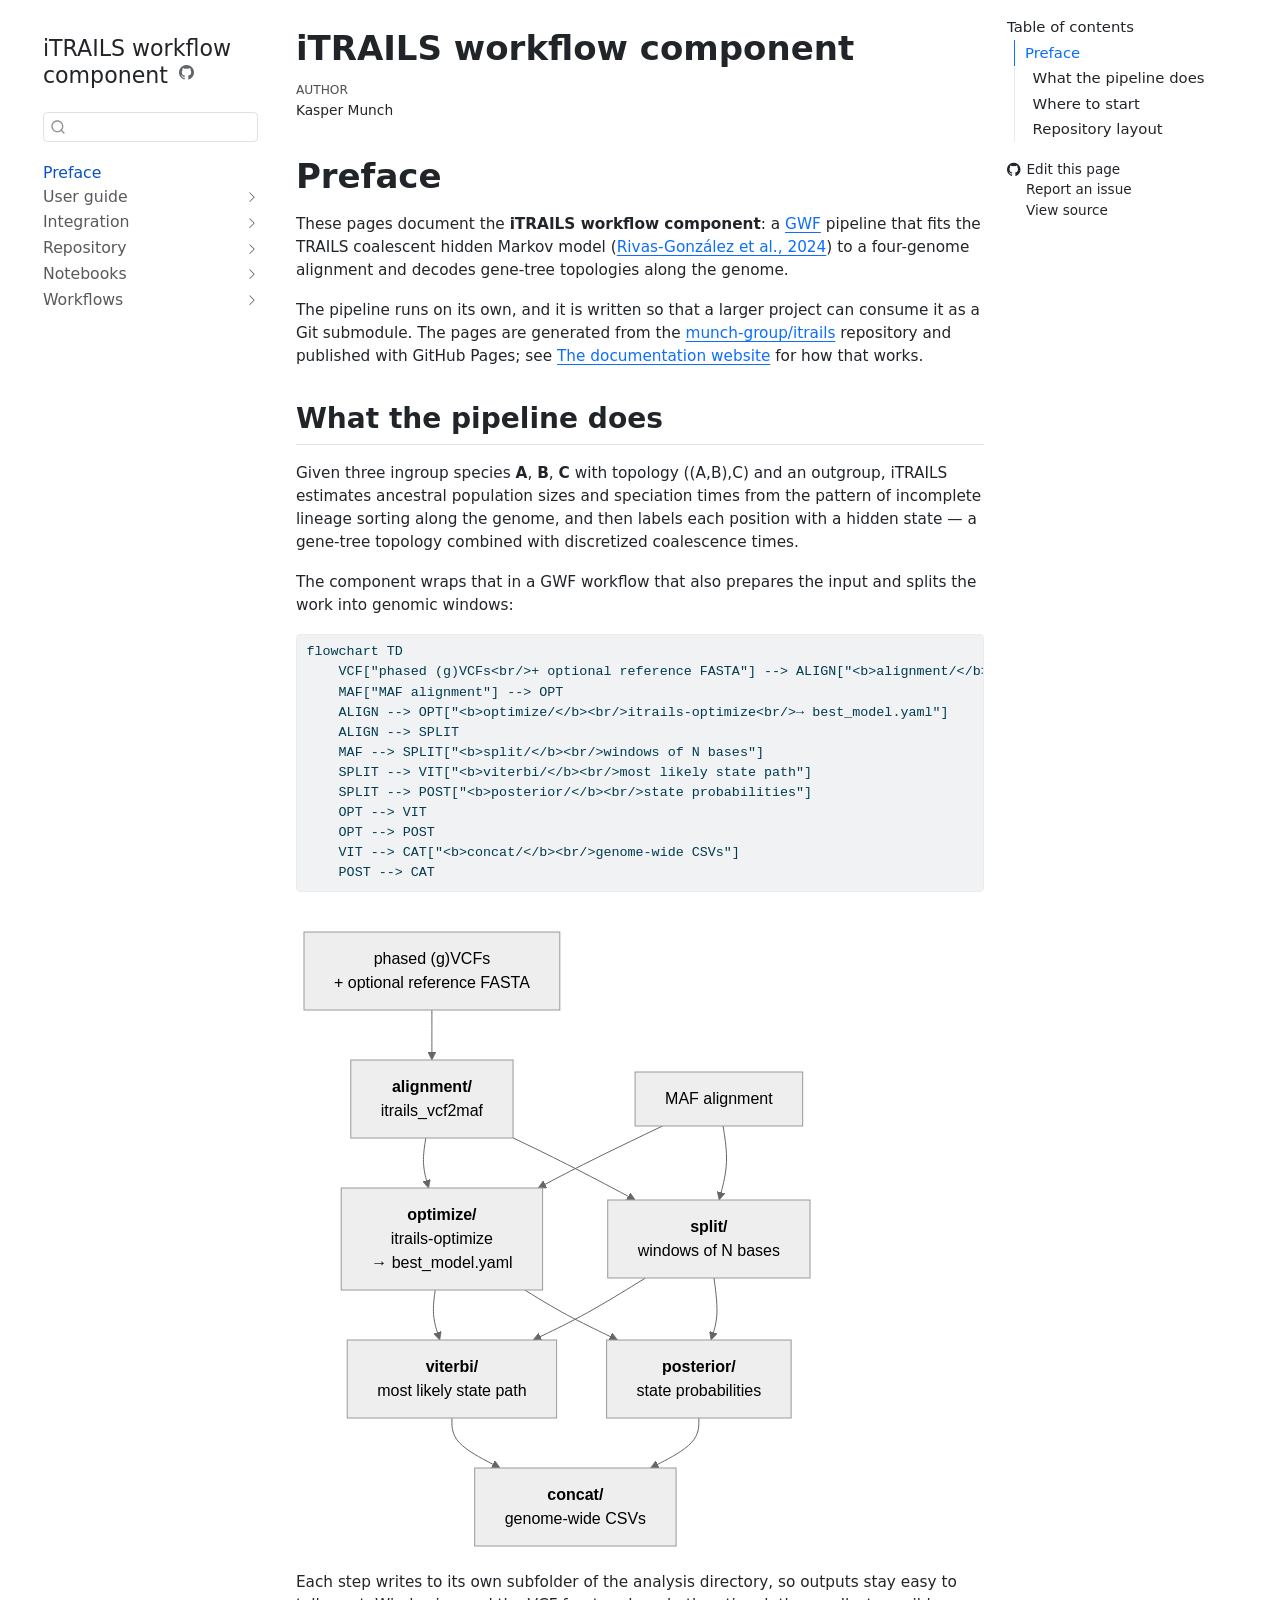
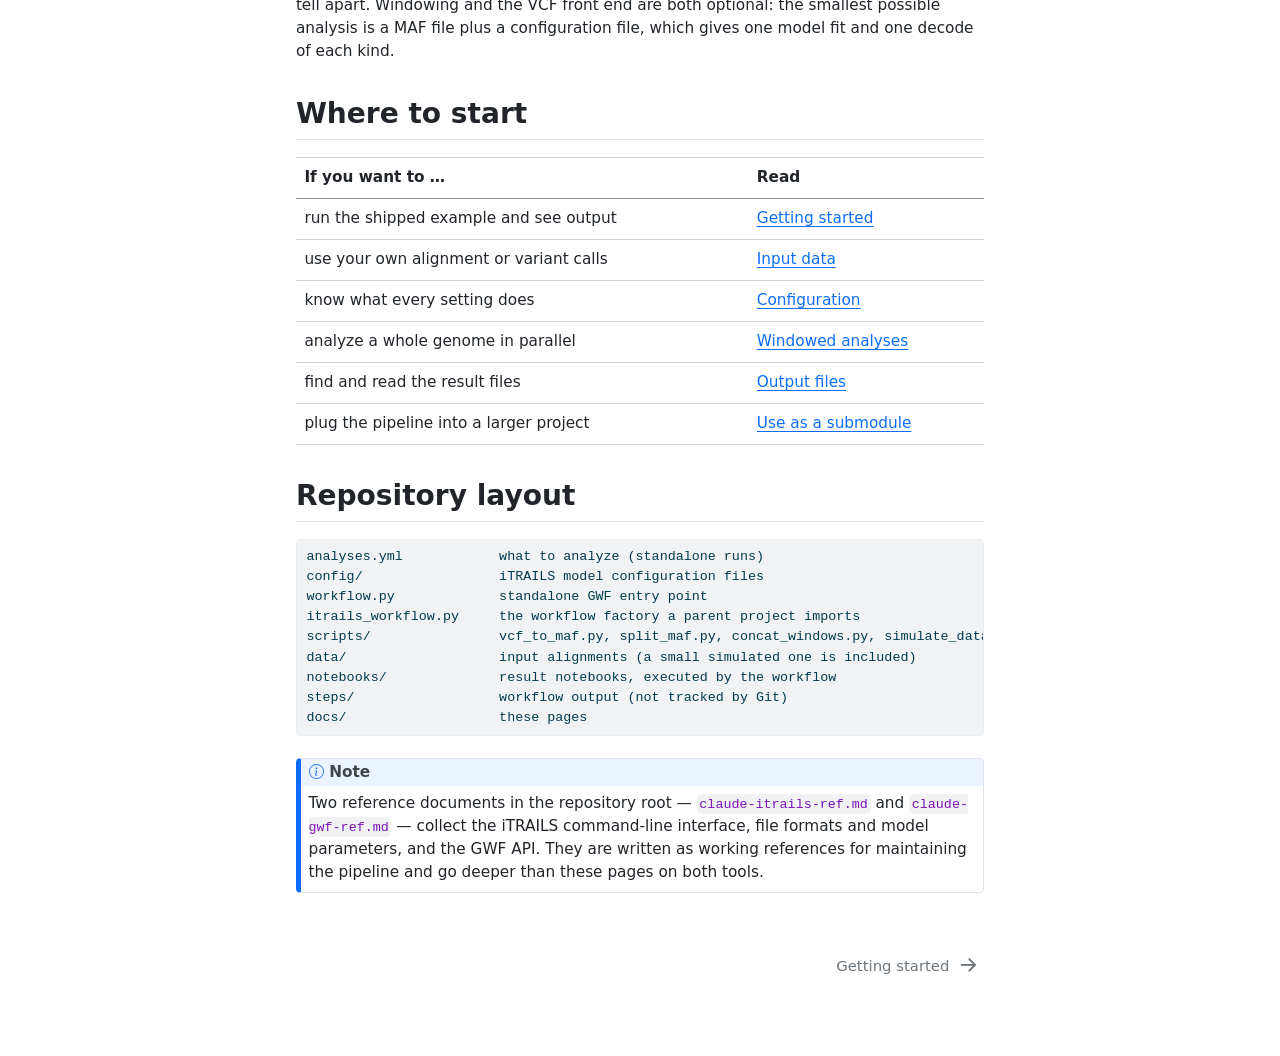
<file: index.html>
<!DOCTYPE html>
<html xmlns="http://www.w3.org/1999/xhtml" lang="en" xml:lang="en"><head>

<meta charset="utf-8">
<meta name="generator" content="quarto-1.10.18">

<meta name="viewport" content="width=device-width, initial-scale=1.0, user-scalable=yes">

<meta name="author" content="Kasper Munch">

<title>iTRAILS workflow component</title>
<style>
/* Default styles provided by pandoc.
** See https://pandoc.org/MANUAL.html#variables-for-html for config info.
*/
span.smallcaps{font-variant: small-caps;}
div.columns{display: flex; gap: 1.5em;}
div.column{flex: auto;}
@media screen {
div.columns{gap: min(4vw, 1.5em);}
div.column{overflow-x: auto;}
}
div.hanging-indent{margin-left: 1.5em; text-indent: -1.5em;}
ul.task-list{list-style: none;}
ul.task-list li input[type="checkbox"] {
  width: 0.8em;
  margin: 0 0.8em 0.2em -1em; /* quarto-specific, see https://github.com/quarto-dev/quarto-cli/issues/4556 */ 
  vertical-align: middle;
}
/* CSS for syntax highlighting */
html { -webkit-text-size-adjust: 100%; }
pre > code.sourceCode { white-space: pre; position: relative; }
pre > code.sourceCode > span { display: inline-block; line-height: 1.25; }
pre > code.sourceCode > span:empty { height: 1.2em; }
.sourceCode { overflow: visible; }
code.sourceCode > span { color: inherit; text-decoration: inherit; }
div.sourceCode { margin: 1em 0; }
pre.sourceCode { margin: 0; }
@media screen {
div.sourceCode { overflow: auto; }
}
@media print {
pre > code.sourceCode { white-space: pre-wrap; }
pre > code.sourceCode > span { text-indent: -5em; padding-left: 5em; }
}
pre.numberSource code
  { counter-reset: source-line 0; }
pre.numberSource code > span
  { position: relative; left: -4em; counter-increment: source-line; }
pre.numberSource code > span > a:first-child::before
  { content: counter(source-line);
    position: relative; left: -1em; text-align: right; vertical-align: baseline;
    border: none; display: inline-block;
    -webkit-touch-callout: none; -webkit-user-select: none;
    -khtml-user-select: none; -moz-user-select: none;
    -ms-user-select: none; user-select: none;
    padding: 0 4px; width: 4em;
  }
pre.numberSource { margin-left: 3em;  padding-left: 4px; }
div.sourceCode
  {   }
@media screen {
pre > code.sourceCode > span > a:first-child::before { text-decoration: underline; }
}
</style>


<script src="site_libs/quarto-nav/quarto-nav.js"></script>
<script src="site_libs/quarto-nav/headroom.min.js"></script>
<script src="site_libs/clipboard/clipboard.min.js"></script>
<script src="site_libs/quarto-search/autocomplete.umd.js"></script>
<script src="site_libs/quarto-search/fuse.min.js"></script>
<script src="site_libs/quarto-search/quarto-search.js"></script>
<meta name="quarto:offset" content="./">
<link href="./docs/getting-started.html" rel="next">
<script src="site_libs/quarto-html/quarto.js" type="module"></script>
<script src="site_libs/quarto-html/tabsets/tabsets.js" type="module"></script>
<script src="site_libs/quarto-html/popper.min.js"></script>
<script src="site_libs/quarto-html/tippy.umd.min.js"></script>
<script src="site_libs/quarto-html/anchor.min.js"></script>
<link href="site_libs/quarto-html/tippy.css" rel="stylesheet">
<link href="site_libs/quarto-html/quarto-syntax-highlighting-64a204ab8560d761af7679ceaba22944.css" rel="stylesheet" id="quarto-text-highlighting-styles">
<script src="site_libs/bootstrap/bootstrap.min.js"></script>
<link href="site_libs/bootstrap/bootstrap-icons.css" rel="stylesheet">
<link href="site_libs/bootstrap/bootstrap-4becb4071c2cc0dd9f0b509d0fb2f5d6.min.css" rel="stylesheet" append-hash="true" id="quarto-bootstrap" data-mode="light">
<script id="quarto-search-options" type="application/json">{
  "location": "sidebar",
  "copy-button": false,
  "collapse-after": 3,
  "panel-placement": "start",
  "type": "textbox",
  "limit": 50,
  "keyboard-shortcut": [
    "f",
    "/",
    "s"
  ],
  "show-item-context": false,
  "language": {
    "search-no-results-text": "No results",
    "search-matching-documents-text": "matching documents",
    "search-copy-link-title": "Copy link to search",
    "search-hide-matches-text": "Hide additional matches",
    "search-more-match-text": "more match in this document",
    "search-more-matches-text": "more matches in this document",
    "search-clear-button-title": "Clear",
    "search-text-placeholder": "",
    "search-detached-cancel-button-title": "Cancel",
    "search-submit-button-title": "Submit",
    "search-label": "Search"
  }
}</script>
<script async="" src="https://hypothes.is/embed.js"></script>
<script>
  window.document.addEventListener("DOMContentLoaded", function (_event) {
    document.body.classList.add('hypothesis-enabled');
  });
</script>
<meta name="mermaid-theme" content="neutral">
<script src="site_libs/quarto-diagram/mermaid.min.js"></script>
<script src="site_libs/quarto-diagram/mermaid-init.js"></script>
<link href="site_libs/quarto-diagram/mermaid.css" rel="stylesheet">


</head>

<body class="nav-sidebar floating quarto-light">

<div id="quarto-search-results"></div>
  <header id="quarto-header" class="headroom fixed-top">
  <nav class="quarto-secondary-nav">
    <div class="container-fluid d-flex">
      <button type="button" class="quarto-btn-toggle btn" data-bs-toggle="collapse" role="button" data-bs-target=".quarto-sidebar-collapse-item" aria-controls="quarto-sidebar" aria-expanded="false" aria-label="Toggle sidebar navigation" onclick="if (window.quartoToggleHeadroom) { window.quartoToggleHeadroom(); }">
        <i class="bi bi-layout-text-sidebar-reverse"></i>
      </button>
        <nav class="quarto-page-breadcrumbs" aria-label="breadcrumb"><ol class="breadcrumb"><li class="breadcrumb-item"><a href="./index.html">Preface</a></li></ol></nav>
        <a class="flex-grow-1" role="navigation" data-bs-toggle="collapse" data-bs-target=".quarto-sidebar-collapse-item" aria-controls="quarto-sidebar" aria-expanded="false" aria-label="Toggle sidebar navigation" onclick="if (window.quartoToggleHeadroom) { window.quartoToggleHeadroom(); }">      
        </a>
      <button type="button" class="btn quarto-search-button" aria-label="Search" onclick="window.quartoOpenSearch();">
        <i class="bi bi-search"></i>
      </button>
    </div>
  </nav>
</header>
<!-- content -->
<div id="quarto-content" class="quarto-container page-columns page-rows-contents page-layout-article">
<!-- sidebar -->
  <nav id="quarto-sidebar" class="sidebar collapse collapse-horizontal quarto-sidebar-collapse-item sidebar-navigation floating overflow-auto">
    <div class="pt-lg-2 mt-2 text-left sidebar-header">
    <div class="sidebar-title mb-0 py-0">
      <a href="./">iTRAILS workflow component</a> 
        <div class="sidebar-tools-main">
    <a href="https://github.com/munch-group/itrails" title="Source Code" class="quarto-navigation-tool px-1" aria-label="Source Code"><i class="bi bi-github"></i></a>
</div>
    </div>
      </div>
        <div class="mt-2 flex-shrink-0 align-items-center">
        <div class="sidebar-search">
        <div id="quarto-search" class="" title="Search"></div>
        </div>
        </div>
    <div class="sidebar-menu-container"> 
    <ul class="list-unstyled mt-1">
        <li class="sidebar-item">
  <div class="sidebar-item-container"> 
  <a href="./index.html" class="sidebar-item-text sidebar-link active">
 <span class="menu-text">Preface</span></a>
  </div>
</li>
        <li class="sidebar-item sidebar-item-section">
      <div class="sidebar-item-container"> 
            <a class="sidebar-item-text sidebar-link text-start collapsed" data-bs-toggle="collapse" data-bs-target="#quarto-sidebar-section-1" role="navigation" aria-expanded="false">
 <span class="menu-text">User guide</span></a>
          <a class="sidebar-item-toggle text-start collapsed" data-bs-toggle="collapse" data-bs-target="#quarto-sidebar-section-1" role="navigation" aria-expanded="false" aria-label="Toggle section">
            <i class="bi bi-chevron-right ms-2"></i>
          </a> 
      </div>
      <ul id="quarto-sidebar-section-1" class="collapse list-unstyled sidebar-section depth1 ">  
          <li class="sidebar-item">
  <div class="sidebar-item-container"> 
  <a href="./docs/getting-started.html" class="sidebar-item-text sidebar-link"><span class="chapter-title">Getting started</span></a>
  </div>
</li>
          <li class="sidebar-item">
  <div class="sidebar-item-container"> 
  <a href="./docs/input.html" class="sidebar-item-text sidebar-link"><span class="chapter-title">Input data</span></a>
  </div>
</li>
          <li class="sidebar-item">
  <div class="sidebar-item-container"> 
  <a href="./docs/configuration.html" class="sidebar-item-text sidebar-link"><span class="chapter-title">Configuration</span></a>
  </div>
</li>
          <li class="sidebar-item">
  <div class="sidebar-item-container"> 
  <a href="./docs/windowing.html" class="sidebar-item-text sidebar-link"><span class="chapter-title">Windowed analyses</span></a>
  </div>
</li>
          <li class="sidebar-item">
  <div class="sidebar-item-container"> 
  <a href="./docs/outputs.html" class="sidebar-item-text sidebar-link"><span class="chapter-title">Output files</span></a>
  </div>
</li>
      </ul>
  </li>
        <li class="sidebar-item sidebar-item-section">
      <div class="sidebar-item-container"> 
            <a class="sidebar-item-text sidebar-link text-start collapsed" data-bs-toggle="collapse" data-bs-target="#quarto-sidebar-section-2" role="navigation" aria-expanded="false">
 <span class="menu-text">Integration</span></a>
          <a class="sidebar-item-toggle text-start collapsed" data-bs-toggle="collapse" data-bs-target="#quarto-sidebar-section-2" role="navigation" aria-expanded="false" aria-label="Toggle section">
            <i class="bi bi-chevron-right ms-2"></i>
          </a> 
      </div>
      <ul id="quarto-sidebar-section-2" class="collapse list-unstyled sidebar-section depth1 ">  
          <li class="sidebar-item">
  <div class="sidebar-item-container"> 
  <a href="./docs/submodule.html" class="sidebar-item-text sidebar-link"><span class="chapter-title">Use as a submodule</span></a>
  </div>
</li>
      </ul>
  </li>
        <li class="sidebar-item sidebar-item-section">
      <div class="sidebar-item-container"> 
            <a class="sidebar-item-text sidebar-link text-start collapsed" data-bs-toggle="collapse" data-bs-target="#quarto-sidebar-section-3" role="navigation" aria-expanded="false">
 <span class="menu-text">Repository</span></a>
          <a class="sidebar-item-toggle text-start collapsed" data-bs-toggle="collapse" data-bs-target="#quarto-sidebar-section-3" role="navigation" aria-expanded="false" aria-label="Toggle section">
            <i class="bi bi-chevron-right ms-2"></i>
          </a> 
      </div>
      <ul id="quarto-sidebar-section-3" class="collapse list-unstyled sidebar-section depth1 ">  
          <li class="sidebar-item">
  <div class="sidebar-item-container"> 
  <a href="./docs/website.html" class="sidebar-item-text sidebar-link"><span class="chapter-title">The documentation website</span></a>
  </div>
</li>
      </ul>
  </li>
        <li class="sidebar-item sidebar-item-section">
      <div class="sidebar-item-container"> 
            <a class="sidebar-item-text sidebar-link text-start collapsed" data-bs-toggle="collapse" data-bs-target="#quarto-sidebar-section-4" role="navigation" aria-expanded="false">
 <span class="menu-text">Notebooks</span></a>
          <a class="sidebar-item-toggle text-start collapsed" data-bs-toggle="collapse" data-bs-target="#quarto-sidebar-section-4" role="navigation" aria-expanded="false" aria-label="Toggle section">
            <i class="bi bi-chevron-right ms-2"></i>
          </a> 
      </div>
      <ul id="quarto-sidebar-section-4" class="collapse list-unstyled sidebar-section depth1 ">  
          <li class="sidebar-item">
  <div class="sidebar-item-container"> 
  <a href="./notebooks/example.html" class="sidebar-item-text sidebar-link"><span class="chapter-title">iTRAILS results</span></a>
  </div>
</li>
      </ul>
  </li>
        <li class="sidebar-item sidebar-item-section">
      <div class="sidebar-item-container"> 
            <a class="sidebar-item-text sidebar-link text-start collapsed" data-bs-toggle="collapse" data-bs-target="#quarto-sidebar-section-5" role="navigation" aria-expanded="false">
 <span class="menu-text">Workflows</span></a>
          <a class="sidebar-item-toggle text-start collapsed" data-bs-toggle="collapse" data-bs-target="#quarto-sidebar-section-5" role="navigation" aria-expanded="false" aria-label="Toggle section">
            <i class="bi bi-chevron-right ms-2"></i>
          </a> 
      </div>
      <ul id="quarto-sidebar-section-5" class="collapse list-unstyled sidebar-section depth1 ">  
          <li class="sidebar-item">
  <div class="sidebar-item-container"> 
  <a href="./workflow.html" class="sidebar-item-text sidebar-link"><span class="chapter-title">GWF workflow</span></a>
  </div>
</li>
      </ul>
  </li>
    </ul>
    </div>
</nav>
<div id="quarto-sidebar-glass" class="quarto-sidebar-collapse-item" data-bs-toggle="collapse" data-bs-target=".quarto-sidebar-collapse-item"></div>
<!-- margin-sidebar -->
    <div id="quarto-margin-sidebar" class="sidebar margin-sidebar">
        <nav id="TOC" role="doc-toc" class="toc-active">
    <h2 id="toc-title">Table of contents</h2>
   
  <ul class="collapse">
  <li><a href="#preface" id="toc-preface" class="nav-link active" data-scroll-target="#preface">Preface</a>
  <ul class="collapse">
  <li><a href="#what-the-pipeline-does" id="toc-what-the-pipeline-does" class="nav-link" data-scroll-target="#what-the-pipeline-does">What the pipeline does</a></li>
  <li><a href="#where-to-start" id="toc-where-to-start" class="nav-link" data-scroll-target="#where-to-start">Where to start</a></li>
  <li><a href="#repository-layout" id="toc-repository-layout" class="nav-link" data-scroll-target="#repository-layout">Repository layout</a></li>
  </ul></li>
  </ul>
<div class="toc-actions"><ul class="collapse"><li><a href="https://github.com/munch-group/itrails/edit/main/index.qmd" class="toc-action"><i class="bi bi-github"></i>Edit this page</a></li><li><a href="https://github.com/munch-group/itrails/issues/new" class="toc-action"><i class="bi empty"></i>Report an issue</a></li><li><a href="https://github.com/munch-group/itrails/blob/main/index.qmd" class="toc-action"><i class="bi empty"></i>View source</a></li></ul></div></nav>
    </div>
<!-- main -->
<main class="content" id="quarto-document-content">

<header id="title-block-header" class="quarto-title-block default">
<div class="quarto-title">
<h1 class="title">iTRAILS workflow component</h1>
</div>



<div class="quarto-title-meta">

    <div>
    <div class="quarto-title-meta-heading">Author</div>
    <div class="quarto-title-meta-contents">
             <p>Kasper Munch </p>
          </div>
  </div>
    
  
    
  </div>
  


</header>


<section id="preface" class="level1 unnumbered">
<h1 class="unnumbered">Preface</h1>
<p>These pages document the <strong>iTRAILS workflow component</strong>: a <a href="https://gwf.app/">GWF</a> pipeline that fits the TRAILS coalescent hidden Markov model (<a href="https://doi.org/10.1371/journal.pgen.1010836">Rivas-González et al., 2024</a>) to a four-genome alignment and decodes gene-tree topologies along the genome.</p>
<p>The pipeline runs on its own, and it is written so that a larger project can consume it as a Git submodule. The pages are generated from the <a href="https://github.com/munch-group/itrails">munch-group/itrails</a> repository and published with GitHub Pages; see <a href="./docs/website.html">The documentation website</a> for how that works.</p>
<section id="what-the-pipeline-does" class="level2">
<h2 class="anchored" data-anchor-id="what-the-pipeline-does">What the pipeline does</h2>
<p>Given three ingroup species <strong>A</strong>, <strong>B</strong>, <strong>C</strong> with topology ((A,B),C) and an outgroup, iTRAILS estimates ancestral population sizes and speciation times from the pattern of incomplete lineage sorting along the genome, and then labels each position with a hidden state — a gene-tree topology combined with discretized coalescence times.</p>
<p>The component wraps that in a GWF workflow that also prepares the input and splits the work into genomic windows:</p>
<div class="cell" data-layout-align="default">
<div class="code-copy-outer-scaffold"><div class="sourceCode cell-code" id="cb1"><pre class="sourceCode default code-with-copy"><code class="sourceCode default"><span id="cb1-1"><a href="#cb1-1" aria-hidden="true" tabindex="-1"></a>flowchart TD</span>
<span id="cb1-2"><a href="#cb1-2" aria-hidden="true" tabindex="-1"></a>    VCF["phased (g)VCFs&lt;br/&gt;+ optional reference FASTA"] --&gt; ALIGN["&lt;b&gt;alignment/&lt;/b&gt;&lt;br/&gt;itrails_vcf2maf"]</span>
<span id="cb1-3"><a href="#cb1-3" aria-hidden="true" tabindex="-1"></a>    MAF["MAF alignment"] --&gt; OPT</span>
<span id="cb1-4"><a href="#cb1-4" aria-hidden="true" tabindex="-1"></a>    ALIGN --&gt; OPT["&lt;b&gt;optimize/&lt;/b&gt;&lt;br/&gt;itrails-optimize&lt;br/&gt;→ best_model.yaml"]</span>
<span id="cb1-5"><a href="#cb1-5" aria-hidden="true" tabindex="-1"></a>    ALIGN --&gt; SPLIT</span>
<span id="cb1-6"><a href="#cb1-6" aria-hidden="true" tabindex="-1"></a>    MAF --&gt; SPLIT["&lt;b&gt;split/&lt;/b&gt;&lt;br/&gt;windows of N bases"]</span>
<span id="cb1-7"><a href="#cb1-7" aria-hidden="true" tabindex="-1"></a>    SPLIT --&gt; VIT["&lt;b&gt;viterbi/&lt;/b&gt;&lt;br/&gt;most likely state path"]</span>
<span id="cb1-8"><a href="#cb1-8" aria-hidden="true" tabindex="-1"></a>    SPLIT --&gt; POST["&lt;b&gt;posterior/&lt;/b&gt;&lt;br/&gt;state probabilities"]</span>
<span id="cb1-9"><a href="#cb1-9" aria-hidden="true" tabindex="-1"></a>    OPT --&gt; VIT</span>
<span id="cb1-10"><a href="#cb1-10" aria-hidden="true" tabindex="-1"></a>    OPT --&gt; POST</span>
<span id="cb1-11"><a href="#cb1-11" aria-hidden="true" tabindex="-1"></a>    VIT --&gt; CAT["&lt;b&gt;concat/&lt;/b&gt;&lt;br/&gt;genome-wide CSVs"]</span>
<span id="cb1-12"><a href="#cb1-12" aria-hidden="true" tabindex="-1"></a>    POST --&gt; CAT</span></code></pre></div><button title="Copy to Clipboard" class="code-copy-button"><i class="bi"></i></button></div>
<div class="cell-output-display">
<div>
<p></p><figure class="figure"><p></p>
<div>
<pre class="mermaid mermaid-js">flowchart TD
    VCF["phased (g)VCFs&lt;br/&gt;+ optional reference FASTA"] --&gt; ALIGN["&lt;b&gt;alignment/&lt;/b&gt;&lt;br/&gt;itrails_vcf2maf"]
    MAF["MAF alignment"] --&gt; OPT
    ALIGN --&gt; OPT["&lt;b&gt;optimize/&lt;/b&gt;&lt;br/&gt;itrails-optimize&lt;br/&gt;→ best_model.yaml"]
    ALIGN --&gt; SPLIT
    MAF --&gt; SPLIT["&lt;b&gt;split/&lt;/b&gt;&lt;br/&gt;windows of N bases"]
    SPLIT --&gt; VIT["&lt;b&gt;viterbi/&lt;/b&gt;&lt;br/&gt;most likely state path"]
    SPLIT --&gt; POST["&lt;b&gt;posterior/&lt;/b&gt;&lt;br/&gt;state probabilities"]
    OPT --&gt; VIT
    OPT --&gt; POST
    VIT --&gt; CAT["&lt;b&gt;concat/&lt;/b&gt;&lt;br/&gt;genome-wide CSVs"]
    POST --&gt; CAT
</pre>
</div>
<p></p></figure><p></p>
</div>
</div>
</div>
<p>Each step writes to its own subfolder of the analysis directory, so outputs stay easy to tell apart. Windowing and the VCF front end are both optional: the smallest possible analysis is a MAF file plus a configuration file, which gives one model fit and one decode of each kind.</p>
</section>
<section id="where-to-start" class="level2">
<h2 class="anchored" data-anchor-id="where-to-start">Where to start</h2>
<table class="caption-top table">
<thead>
<tr class="header">
<th style="text-align: left;">If you want to …</th>
<th style="text-align: left;">Read</th>
</tr>
</thead>
<tbody>
<tr class="odd">
<td style="text-align: left;">run the shipped example and see output</td>
<td style="text-align: left;"><a href="./docs/getting-started.html">Getting started</a></td>
</tr>
<tr class="even">
<td style="text-align: left;">use your own alignment or variant calls</td>
<td style="text-align: left;"><a href="./docs/input.html">Input data</a></td>
</tr>
<tr class="odd">
<td style="text-align: left;">know what every setting does</td>
<td style="text-align: left;"><a href="./docs/configuration.html">Configuration</a></td>
</tr>
<tr class="even">
<td style="text-align: left;">analyze a whole genome in parallel</td>
<td style="text-align: left;"><a href="./docs/windowing.html">Windowed analyses</a></td>
</tr>
<tr class="odd">
<td style="text-align: left;">find and read the result files</td>
<td style="text-align: left;"><a href="./docs/outputs.html">Output files</a></td>
</tr>
<tr class="even">
<td style="text-align: left;">plug the pipeline into a larger project</td>
<td style="text-align: left;"><a href="./docs/submodule.html">Use as a submodule</a></td>
</tr>
</tbody>
</table>
</section>
<section id="repository-layout" class="level2">
<h2 class="anchored" data-anchor-id="repository-layout">Repository layout</h2>
<div class="code-copy-outer-scaffold"><div class="sourceCode" id="cb2"><pre class="sourceCode txt code-with-copy"><code class="sourceCode default"><span id="cb2-1"><a href="#cb2-1" aria-hidden="true" tabindex="-1"></a>analyses.yml            what to analyze (standalone runs)</span>
<span id="cb2-2"><a href="#cb2-2" aria-hidden="true" tabindex="-1"></a>config/                 iTRAILS model configuration files</span>
<span id="cb2-3"><a href="#cb2-3" aria-hidden="true" tabindex="-1"></a>workflow.py             standalone GWF entry point</span>
<span id="cb2-4"><a href="#cb2-4" aria-hidden="true" tabindex="-1"></a>itrails_workflow.py     the workflow factory a parent project imports</span>
<span id="cb2-5"><a href="#cb2-5" aria-hidden="true" tabindex="-1"></a>scripts/                vcf_to_maf.py, split_maf.py, concat_windows.py, simulate_data.py</span>
<span id="cb2-6"><a href="#cb2-6" aria-hidden="true" tabindex="-1"></a>data/                   input alignments (a small simulated one is included)</span>
<span id="cb2-7"><a href="#cb2-7" aria-hidden="true" tabindex="-1"></a>notebooks/              result notebooks, executed by the workflow</span>
<span id="cb2-8"><a href="#cb2-8" aria-hidden="true" tabindex="-1"></a>steps/                  workflow output (not tracked by Git)</span>
<span id="cb2-9"><a href="#cb2-9" aria-hidden="true" tabindex="-1"></a>docs/                   these pages</span></code></pre></div><button title="Copy to Clipboard" class="code-copy-button"><i class="bi"></i></button></div>
<div class="callout callout-style-default callout-note callout-titled">
<div class="callout-header d-flex align-content-center">
<div class="callout-icon-container">
<i class="callout-icon"></i>
</div>
<div class="callout-title-container flex-fill">
Note
</div>
</div>
<div class="callout-body-container callout-body">
<p>Two reference documents in the repository root — <code>claude-itrails-ref.md</code> and <code>claude-gwf-ref.md</code> — collect the iTRAILS command-line interface, file formats and model parameters, and the GWF API. They are written as working references for maintaining the pipeline and go deeper than these pages on both tools.</p>
</div>
</div>


</section>
</section>

</main> <!-- /main -->
<script id="quarto-html-after-body" type="application/javascript">
  window.document.addEventListener("DOMContentLoaded", function (event) {
    const icon = "";
    const anchorJS = new window.AnchorJS();
    anchorJS.options = {
      placement: 'right',
      icon: icon
    };
    anchorJS.add('.anchored');
    const isCodeAnnotation = (el) => {
      for (const clz of el.classList) {
        if (clz.startsWith('code-annotation-')) {                     
          return true;
        }
      }
      return false;
    }
    const onCopySuccess = function(e) {
      // button target
      const button = e.trigger;
      // don't keep focus
      button.blur();
      // flash "checked"
      button.classList.add('code-copy-button-checked');
      var currentTitle = button.getAttribute("title");
      button.setAttribute("title", "Copied!");
      let tooltip;
      if (window.bootstrap) {
        button.setAttribute("data-bs-toggle", "tooltip");
        button.setAttribute("data-bs-placement", "left");
        button.setAttribute("data-bs-title", "Copied!");
        tooltip = new bootstrap.Tooltip(button, 
          { trigger: "manual", 
            customClass: "code-copy-button-tooltip",
            offset: [0, -8]});
        tooltip.show();    
      }
      setTimeout(function() {
        if (tooltip) {
          tooltip.hide();
          button.removeAttribute("data-bs-title");
          button.removeAttribute("data-bs-toggle");
          button.removeAttribute("data-bs-placement");
        }
        button.setAttribute("title", currentTitle);
        button.classList.remove('code-copy-button-checked');
      }, 1000);
      // clear code selection
      e.clearSelection();
    }
    const getTextToCopy = function(trigger) {
      const outerScaffold = trigger.parentElement.cloneNode(true);
      const codeEl = outerScaffold.querySelector('code');
      for (const childEl of codeEl.children) {
        if (isCodeAnnotation(childEl)) {
          childEl.remove();
        }
      }
      return codeEl.innerText;
    }
    const clipboard = new window.ClipboardJS('.code-copy-button:not([data-in-quarto-modal])', {
      text: getTextToCopy
    });
    clipboard.on('success', onCopySuccess);
    if (window.document.getElementById('quarto-embedded-source-code-modal')) {
      const clipboardModal = new window.ClipboardJS('.code-copy-button[data-in-quarto-modal]', {
        text: getTextToCopy,
        container: window.document.getElementById('quarto-embedded-source-code-modal')
      });
      clipboardModal.on('success', onCopySuccess);
    }
      var localhostRegex = new RegExp(/^(?:http|https):\/\/localhost\:?[0-9]*\//);
      var mailtoRegex = new RegExp(/^mailto:/);
        var filterRegex = new RegExp('/' + window.location.host + '/');
      var isInternal = (href) => {
          return filterRegex.test(href) || localhostRegex.test(href) || mailtoRegex.test(href);
      }
      // Inspect non-navigation links and adorn them if external
     var links = window.document.querySelectorAll('a[href]:not(.nav-link):not(.navbar-brand):not(.toc-action):not(.sidebar-link):not(.sidebar-item-toggle):not(.pagination-link):not(.no-external):not([aria-hidden]):not(.dropdown-item):not(.quarto-navigation-tool):not(.about-link)');
      for (var i=0; i<links.length; i++) {
        const link = links[i];
        if (!isInternal(link.href)) {
          // undo the damage that might have been done by quarto-nav.js in the case of
          // links that we want to consider external
          if (link.dataset.originalHref !== undefined) {
            link.href = link.dataset.originalHref;
          }
        }
      }
    function tippyHover(el, contentFn, onTriggerFn, onUntriggerFn) {
      const config = {
        allowHTML: true,
        maxWidth: 500,
        delay: 100,
        arrow: false,
        appendTo: function(el) {
            return el.parentElement;
        },
        interactive: true,
        interactiveBorder: 10,
        theme: 'quarto',
        placement: 'bottom-start',
      };
      if (contentFn) {
        config.content = contentFn;
      }
      if (onTriggerFn) {
        config.onTrigger = onTriggerFn;
      }
      if (onUntriggerFn) {
        config.onUntrigger = onUntriggerFn;
      }
      window.tippy(el, config); 
    }
    const noterefs = window.document.querySelectorAll('a[role="doc-noteref"]');
    for (var i=0; i<noterefs.length; i++) {
      const ref = noterefs[i];
      tippyHover(ref, function() {
        // use id or data attribute instead here
        let href = ref.getAttribute('data-footnote-href') || ref.getAttribute('href');
        try { href = new URL(href).hash; } catch {}
        const id = href.replace(/^#\/?/, "");
        const note = window.document.getElementById(id);
        if (note) {
          return note.innerHTML;
        } else {
          return "";
        }
      });
    }
    const xrefs = window.document.querySelectorAll('a.quarto-xref');
    const processXRef = (id, note) => {
      // Strip column container classes
      const stripColumnClz = (el) => {
        el.classList.remove("page-full", "page-columns");
        if (el.children) {
          for (const child of el.children) {
            stripColumnClz(child);
          }
        }
      }
      stripColumnClz(note)
      if (id === null || id.startsWith('sec-')) {
        // Special case sections, only their first couple elements
        const container = document.createElement("div");
        if (note.children && note.children.length > 2) {
          container.appendChild(note.children[0].cloneNode(true));
          for (let i = 1; i < note.children.length; i++) {
            const child = note.children[i];
            if (child.tagName === "P" && child.innerText === "") {
              continue;
            } else {
              container.appendChild(child.cloneNode(true));
              break;
            }
          }
          if (window.Quarto?.typesetMath) {
            window.Quarto.typesetMath(container);
          }
          return container.innerHTML
        } else {
          if (window.Quarto?.typesetMath) {
            window.Quarto.typesetMath(note);
          }
          return note.innerHTML;
        }
      } else {
        // Remove any anchor links if they are present
        const anchorLink = note.querySelector('a.anchorjs-link');
        if (anchorLink) {
          anchorLink.remove();
        }
        if (window.Quarto?.typesetMath) {
          window.Quarto.typesetMath(note);
        }
        if (note.classList.contains("callout")) {
          return note.outerHTML;
        } else {
          return note.innerHTML;
        }
      }
    }
    for (var i=0; i<xrefs.length; i++) {
      const xref = xrefs[i];
      tippyHover(xref, undefined, function(instance) {
        instance.disable();
        let url = xref.getAttribute('href');
        let hash = undefined; 
        if (url.startsWith('#')) {
          hash = url;
        } else {
          try { hash = new URL(url).hash; } catch {}
        }
        if (hash) {
          const id = hash.replace(/^#\/?/, "");
          const note = window.document.getElementById(id);
          if (note !== null) {
            try {
              const html = processXRef(id, note.cloneNode(true));
              instance.setContent(html);
            } finally {
              instance.enable();
              instance.show();
            }
          } else {
            // See if we can fetch this
            fetch(url.split('#')[0])
            .then(res => res.text())
            .then(html => {
              const parser = new DOMParser();
              const htmlDoc = parser.parseFromString(html, "text/html");
              const note = htmlDoc.getElementById(id);
              if (note !== null) {
                const html = processXRef(id, note);
                instance.setContent(html);
              } 
            }).finally(() => {
              instance.enable();
              instance.show();
            });
          }
        } else {
          // See if we can fetch a full url (with no hash to target)
          // This is a special case and we should probably do some content thinning / targeting
          fetch(url)
          .then(res => res.text())
          .then(html => {
            const parser = new DOMParser();
            const htmlDoc = parser.parseFromString(html, "text/html");
            const note = htmlDoc.querySelector('main.content');
            if (note !== null) {
              // This should only happen for chapter cross references
              // (since there is no id in the URL)
              // remove the first header
              if (note.children.length > 0 && note.children[0].tagName === "HEADER") {
                note.children[0].remove();
              }
              const html = processXRef(null, note);
              instance.setContent(html);
            } 
          }).finally(() => {
            instance.enable();
            instance.show();
          });
        }
      }, function(instance) {
      });
    }
        let selectedAnnoteEl;
        const selectorForAnnotation = ( cell, annotation) => {
          let cellAttr = 'data-code-cell="' + cell + '"';
          let lineAttr = 'data-code-annotation="' +  annotation + '"';
          const selector = 'span[' + cellAttr + '][' + lineAttr + ']';
          return selector;
        }
        const selectCodeLines = (annoteEl) => {
          const doc = window.document;
          const targetCell = annoteEl.getAttribute("data-target-cell");
          const targetAnnotation = annoteEl.getAttribute("data-target-annotation");
          const annoteSpan = window.document.querySelector(selectorForAnnotation(targetCell, targetAnnotation));
          const lines = annoteSpan.getAttribute("data-code-lines").split(",");
          const lineIds = lines.map((line) => {
            return targetCell + "-" + line;
          })
          let top = null;
          let height = null;
          let parent = null;
          if (lineIds.length > 0) {
              //compute the position of the single el (top and bottom and make a div)
              const el = window.document.getElementById(lineIds[0]);
              top = el.offsetTop;
              height = el.offsetHeight;
              parent = el.parentElement.parentElement;
            if (lineIds.length > 1) {
              const lastEl = window.document.getElementById(lineIds[lineIds.length - 1]);
              const bottom = lastEl.offsetTop + lastEl.offsetHeight;
              height = bottom - top;
            }
            if (top !== null && height !== null && parent !== null) {
              // cook up a div (if necessary) and position it 
              let div = window.document.getElementById("code-annotation-line-highlight");
              if (div === null) {
                div = window.document.createElement("div");
                div.setAttribute("id", "code-annotation-line-highlight");
                div.style.position = 'absolute';
                parent.appendChild(div);
              }
              div.style.top = top - 2 + "px";
              div.style.height = height + 4 + "px";
              div.style.left = 0;
              let gutterDiv = window.document.getElementById("code-annotation-line-highlight-gutter");
              if (gutterDiv === null) {
                gutterDiv = window.document.createElement("div");
                gutterDiv.setAttribute("id", "code-annotation-line-highlight-gutter");
                gutterDiv.style.position = 'absolute';
                const codeCell = window.document.getElementById(targetCell);
                const gutter = codeCell.querySelector('.code-annotation-gutter');
                gutter.appendChild(gutterDiv);
              }
              gutterDiv.style.top = top - 2 + "px";
              gutterDiv.style.height = height + 4 + "px";
            }
            selectedAnnoteEl = annoteEl;
          }
        };
        const unselectCodeLines = () => {
          const elementsIds = ["code-annotation-line-highlight", "code-annotation-line-highlight-gutter"];
          elementsIds.forEach((elId) => {
            const div = window.document.getElementById(elId);
            if (div) {
              div.remove();
            }
          });
          selectedAnnoteEl = undefined;
        };
          // Handle positioning of the toggle
      window.addEventListener(
        "resize",
        throttle(() => {
          elRect = undefined;
          if (selectedAnnoteEl) {
            selectCodeLines(selectedAnnoteEl);
          }
        }, 10)
      );
      function throttle(fn, ms) {
      let throttle = false;
      let timer;
        return (...args) => {
          if(!throttle) { // first call gets through
              fn.apply(this, args);
              throttle = true;
          } else { // all the others get throttled
              if(timer) clearTimeout(timer); // cancel #2
              timer = setTimeout(() => {
                fn.apply(this, args);
                timer = throttle = false;
              }, ms);
          }
        };
      }
        // Attach click handler to the DT
        const annoteDls = window.document.querySelectorAll('dt[data-target-cell]');
        for (const annoteDlNode of annoteDls) {
          annoteDlNode.addEventListener('click', (event) => {
            const clickedEl = event.target;
            if (clickedEl !== selectedAnnoteEl) {
              unselectCodeLines();
              const activeEl = window.document.querySelector('dt[data-target-cell].code-annotation-active');
              if (activeEl) {
                activeEl.classList.remove('code-annotation-active');
              }
              selectCodeLines(clickedEl);
              clickedEl.classList.add('code-annotation-active');
            } else {
              // Unselect the line
              unselectCodeLines();
              clickedEl.classList.remove('code-annotation-active');
            }
          });
        }
    const findCites = (el) => {
      const parentEl = el.parentElement;
      if (parentEl) {
        const cites = parentEl.dataset.cites;
        if (cites) {
          return {
            el,
            cites: cites.split(' ')
          };
        } else {
          return findCites(el.parentElement)
        }
      } else {
        return undefined;
      }
    };
    var bibliorefs = window.document.querySelectorAll('a[role="doc-biblioref"]');
    for (var i=0; i<bibliorefs.length; i++) {
      const ref = bibliorefs[i];
      const citeInfo = findCites(ref);
      if (citeInfo) {
        tippyHover(citeInfo.el, function() {
          var popup = window.document.createElement('div');
          citeInfo.cites.forEach(function(cite) {
            var citeDiv = window.document.createElement('div');
            citeDiv.classList.add('hanging-indent');
            citeDiv.classList.add('csl-entry');
            var biblioDiv = window.document.getElementById('ref-' + cite);
            if (biblioDiv) {
              citeDiv.innerHTML = biblioDiv.innerHTML;
            }
            popup.appendChild(citeDiv);
          });
          return popup.innerHTML;
        });
      }
    }
  });
  </script>
<nav class="page-navigation">
  <div class="nav-page nav-page-previous">
  </div>
  <div class="nav-page nav-page-next">
      <a href="./docs/getting-started.html" class="pagination-link" aria-label="Getting started">
        <span class="nav-page-text"><span class="chapter-title">Getting started</span></span> <i class="bi bi-arrow-right-short"></i>
      </a>
  </div>
</nav>
</div> <!-- /content -->




<footer class="footer"><div class="nav-footer"><div class="nav-footer-center"><div class="toc-actions d-sm-block d-md-none"><ul><li><a href="https://github.com/munch-group/itrails/edit/main/index.qmd" class="toc-action"><i class="bi bi-github"></i>Edit this page</a></li><li><a href="https://github.com/munch-group/itrails/issues/new" class="toc-action"><i class="bi empty"></i>Report an issue</a></li><li><a href="https://github.com/munch-group/itrails/blob/main/index.qmd" class="toc-action"><i class="bi empty"></i>View source</a></li></ul></div></div></div></footer></body></html>
</file>
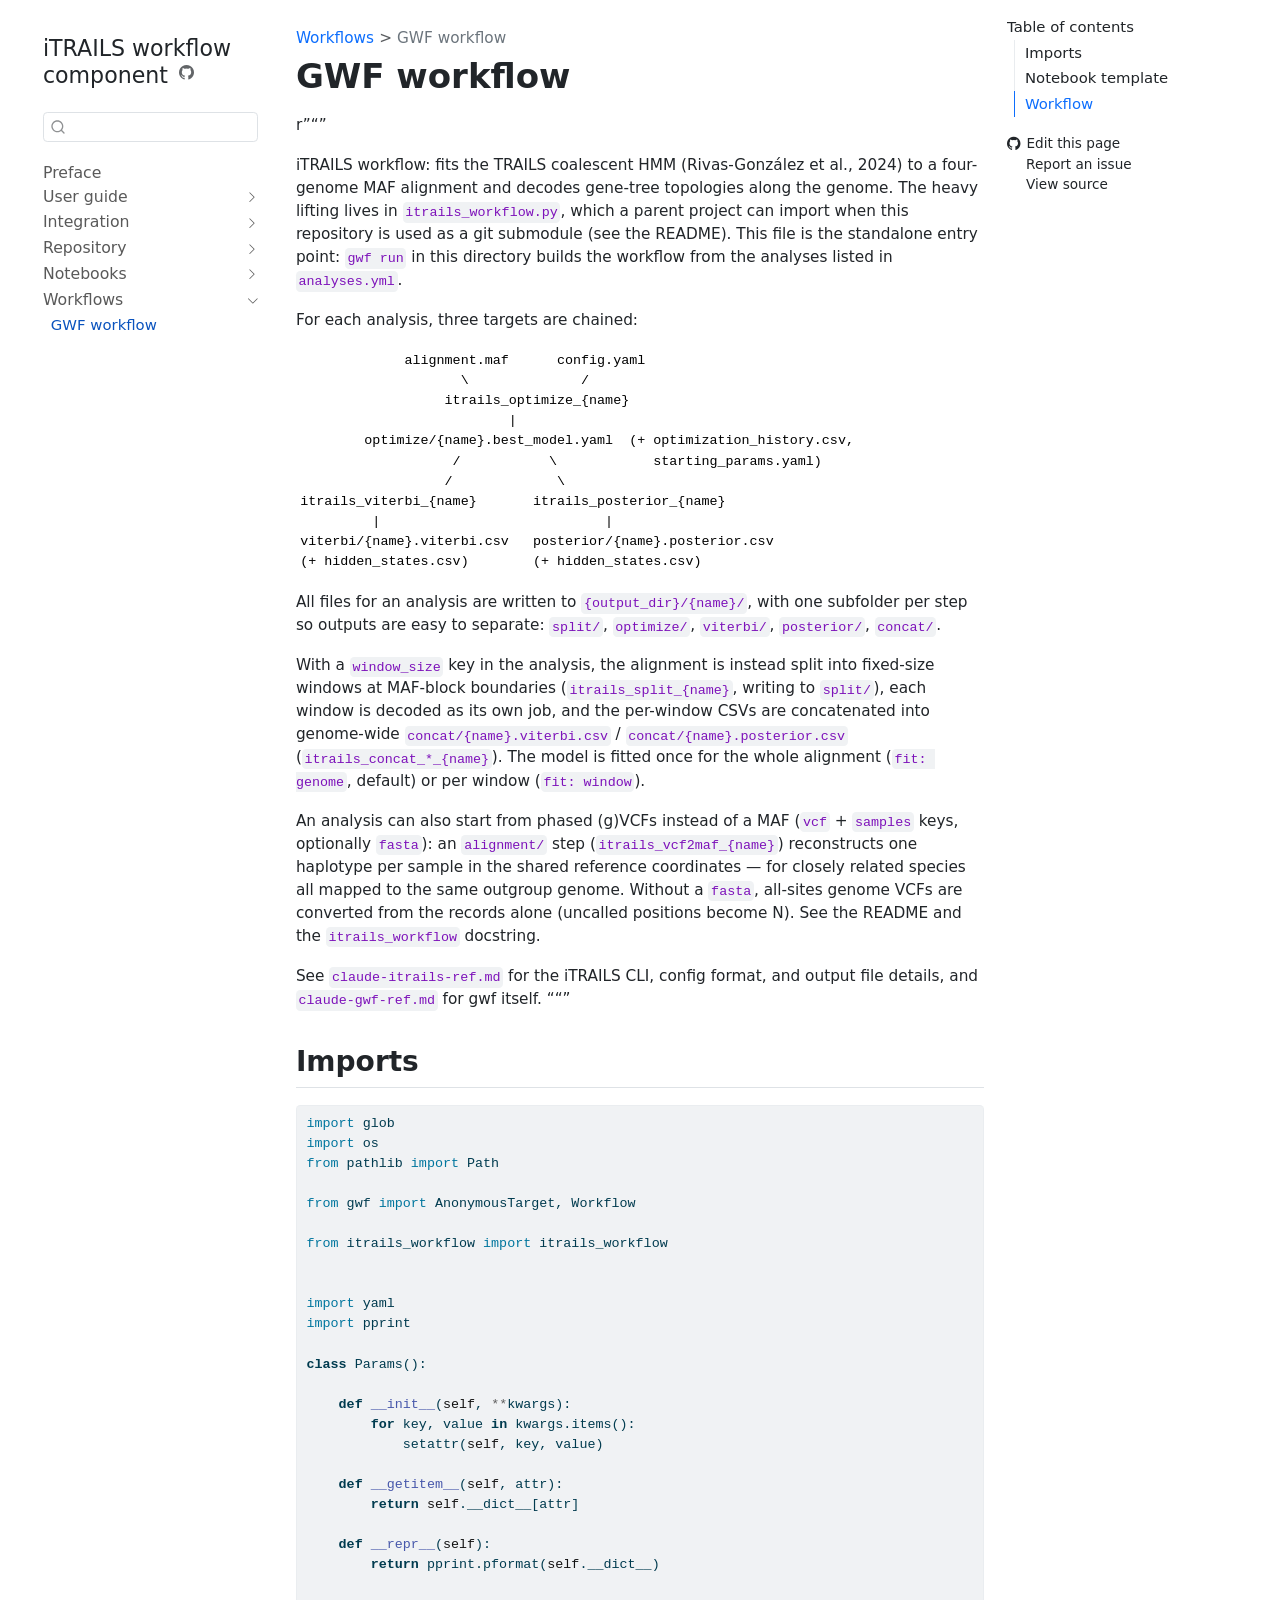
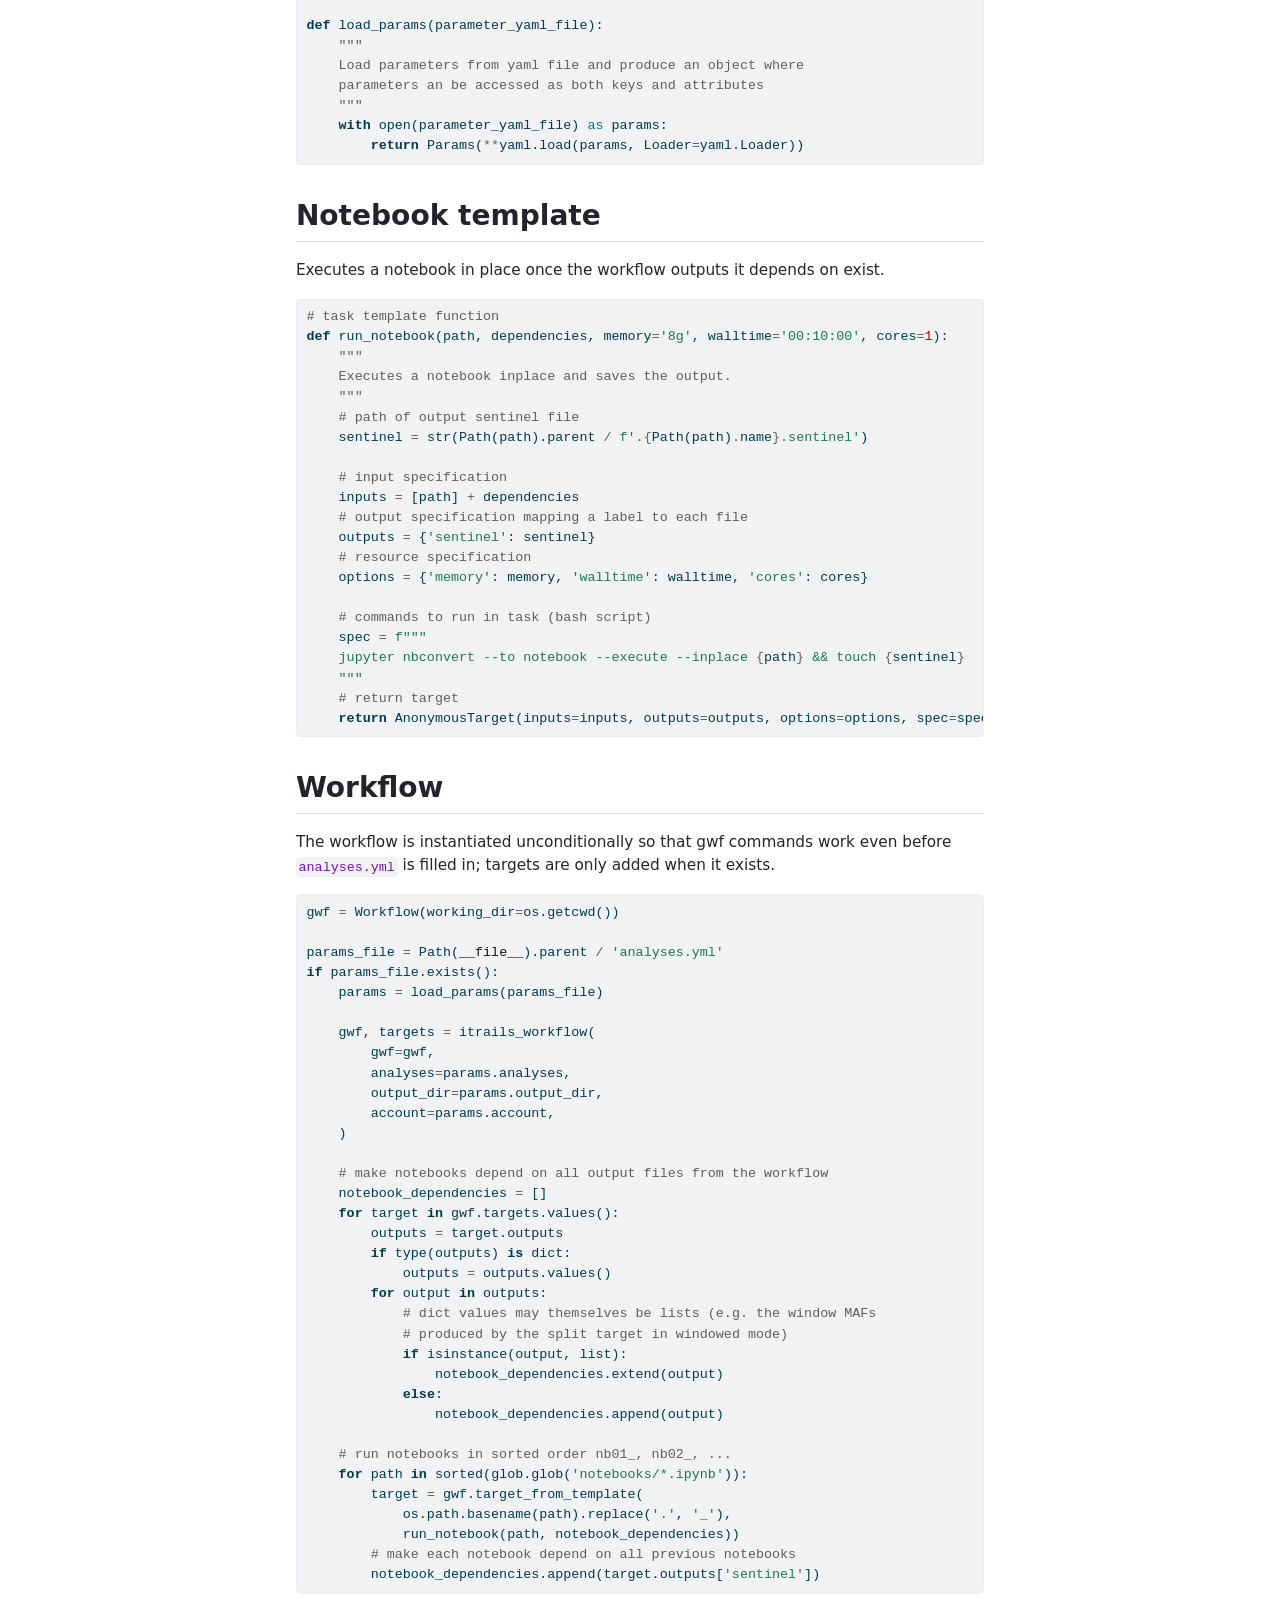
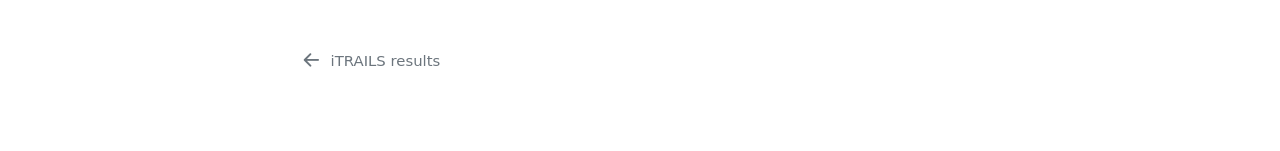
<file: workflow.html>
<!DOCTYPE html>
<html xmlns="http://www.w3.org/1999/xhtml" lang="en" xml:lang="en"><head>

<meta charset="utf-8">
<meta name="generator" content="quarto-1.10.18">

<meta name="viewport" content="width=device-width, initial-scale=1.0, user-scalable=yes">


<title>GWF workflow – iTRAILS workflow component</title>
<style>
/* Default styles provided by pandoc.
** See https://pandoc.org/MANUAL.html#variables-for-html for config info.
*/
span.smallcaps{font-variant: small-caps;}
div.columns{display: flex; gap: 1.5em;}
div.column{flex: auto;}
@media screen {
div.columns{gap: min(4vw, 1.5em);}
div.column{overflow-x: auto;}
}
div.hanging-indent{margin-left: 1.5em; text-indent: -1.5em;}
ul.task-list{list-style: none;}
ul.task-list li input[type="checkbox"] {
  width: 0.8em;
  margin: 0 0.8em 0.2em -1em; /* quarto-specific, see https://github.com/quarto-dev/quarto-cli/issues/4556 */ 
  vertical-align: middle;
}
/* CSS for syntax highlighting */
html { -webkit-text-size-adjust: 100%; }
pre > code.sourceCode { white-space: pre; position: relative; }
pre > code.sourceCode > span { display: inline-block; line-height: 1.25; }
pre > code.sourceCode > span:empty { height: 1.2em; }
.sourceCode { overflow: visible; }
code.sourceCode > span { color: inherit; text-decoration: inherit; }
div.sourceCode { margin: 1em 0; }
pre.sourceCode { margin: 0; }
@media screen {
div.sourceCode { overflow: auto; }
}
@media print {
pre > code.sourceCode { white-space: pre-wrap; }
pre > code.sourceCode > span { text-indent: -5em; padding-left: 5em; }
}
pre.numberSource code
  { counter-reset: source-line 0; }
pre.numberSource code > span
  { position: relative; left: -4em; counter-increment: source-line; }
pre.numberSource code > span > a:first-child::before
  { content: counter(source-line);
    position: relative; left: -1em; text-align: right; vertical-align: baseline;
    border: none; display: inline-block;
    -webkit-touch-callout: none; -webkit-user-select: none;
    -khtml-user-select: none; -moz-user-select: none;
    -ms-user-select: none; user-select: none;
    padding: 0 4px; width: 4em;
  }
pre.numberSource { margin-left: 3em;  padding-left: 4px; }
div.sourceCode
  {   }
@media screen {
pre > code.sourceCode > span > a:first-child::before { text-decoration: underline; }
}
</style>


<script src="site_libs/quarto-nav/quarto-nav.js"></script>
<script src="site_libs/quarto-nav/headroom.min.js"></script>
<script src="site_libs/clipboard/clipboard.min.js"></script>
<script src="site_libs/quarto-search/autocomplete.umd.js"></script>
<script src="site_libs/quarto-search/fuse.min.js"></script>
<script src="site_libs/quarto-search/quarto-search.js"></script>
<meta name="quarto:offset" content="./">
<link href="./notebooks/example.html" rel="prev">
<script src="site_libs/quarto-html/quarto.js" type="module"></script>
<script src="site_libs/quarto-html/tabsets/tabsets.js" type="module"></script>
<script src="site_libs/quarto-html/popper.min.js"></script>
<script src="site_libs/quarto-html/tippy.umd.min.js"></script>
<script src="site_libs/quarto-html/anchor.min.js"></script>
<link href="site_libs/quarto-html/tippy.css" rel="stylesheet">
<link href="site_libs/quarto-html/quarto-syntax-highlighting-64a204ab8560d761af7679ceaba22944.css" rel="stylesheet" id="quarto-text-highlighting-styles">
<script src="site_libs/bootstrap/bootstrap.min.js"></script>
<link href="site_libs/bootstrap/bootstrap-icons.css" rel="stylesheet">
<link href="site_libs/bootstrap/bootstrap-4becb4071c2cc0dd9f0b509d0fb2f5d6.min.css" rel="stylesheet" append-hash="true" id="quarto-bootstrap" data-mode="light">
<script id="quarto-search-options" type="application/json">{
  "location": "sidebar",
  "copy-button": false,
  "collapse-after": 3,
  "panel-placement": "start",
  "type": "textbox",
  "limit": 50,
  "keyboard-shortcut": [
    "f",
    "/",
    "s"
  ],
  "show-item-context": false,
  "language": {
    "search-no-results-text": "No results",
    "search-matching-documents-text": "matching documents",
    "search-copy-link-title": "Copy link to search",
    "search-hide-matches-text": "Hide additional matches",
    "search-more-match-text": "more match in this document",
    "search-more-matches-text": "more matches in this document",
    "search-clear-button-title": "Clear",
    "search-text-placeholder": "",
    "search-detached-cancel-button-title": "Cancel",
    "search-submit-button-title": "Submit",
    "search-label": "Search"
  }
}</script>
<script async="" src="https://hypothes.is/embed.js"></script>
<script>
  window.document.addEventListener("DOMContentLoaded", function (_event) {
    document.body.classList.add('hypothesis-enabled');
  });
</script>


</head>

<body class="nav-sidebar floating quarto-light">

<div id="quarto-search-results"></div>
  <header id="quarto-header" class="headroom fixed-top">
  <nav class="quarto-secondary-nav">
    <div class="container-fluid d-flex">
      <button type="button" class="quarto-btn-toggle btn" data-bs-toggle="collapse" role="button" data-bs-target=".quarto-sidebar-collapse-item" aria-controls="quarto-sidebar" aria-expanded="false" aria-label="Toggle sidebar navigation" onclick="if (window.quartoToggleHeadroom) { window.quartoToggleHeadroom(); }">
        <i class="bi bi-layout-text-sidebar-reverse"></i>
      </button>
        <nav class="quarto-page-breadcrumbs" aria-label="breadcrumb"><ol class="breadcrumb"><li class="breadcrumb-item"><a href="./workflow.html">Workflows</a></li><li class="breadcrumb-item"><a href="./workflow.html"><span class="chapter-title">GWF workflow</span></a></li></ol></nav>
        <a class="flex-grow-1" role="navigation" data-bs-toggle="collapse" data-bs-target=".quarto-sidebar-collapse-item" aria-controls="quarto-sidebar" aria-expanded="false" aria-label="Toggle sidebar navigation" onclick="if (window.quartoToggleHeadroom) { window.quartoToggleHeadroom(); }">      
        </a>
      <button type="button" class="btn quarto-search-button" aria-label="Search" onclick="window.quartoOpenSearch();">
        <i class="bi bi-search"></i>
      </button>
    </div>
  </nav>
</header>
<!-- content -->
<div id="quarto-content" class="quarto-container page-columns page-rows-contents page-layout-article">
<!-- sidebar -->
  <nav id="quarto-sidebar" class="sidebar collapse collapse-horizontal quarto-sidebar-collapse-item sidebar-navigation floating overflow-auto">
    <div class="pt-lg-2 mt-2 text-left sidebar-header">
    <div class="sidebar-title mb-0 py-0">
      <a href="./">iTRAILS workflow component</a> 
        <div class="sidebar-tools-main">
    <a href="https://github.com/munch-group/itrails" title="Source Code" class="quarto-navigation-tool px-1" aria-label="Source Code"><i class="bi bi-github"></i></a>
</div>
    </div>
      </div>
        <div class="mt-2 flex-shrink-0 align-items-center">
        <div class="sidebar-search">
        <div id="quarto-search" class="" title="Search"></div>
        </div>
        </div>
    <div class="sidebar-menu-container"> 
    <ul class="list-unstyled mt-1">
        <li class="sidebar-item">
  <div class="sidebar-item-container"> 
  <a href="./index.html" class="sidebar-item-text sidebar-link">
 <span class="menu-text">Preface</span></a>
  </div>
</li>
        <li class="sidebar-item sidebar-item-section">
      <div class="sidebar-item-container"> 
            <a class="sidebar-item-text sidebar-link text-start collapsed" data-bs-toggle="collapse" data-bs-target="#quarto-sidebar-section-1" role="navigation" aria-expanded="false">
 <span class="menu-text">User guide</span></a>
          <a class="sidebar-item-toggle text-start collapsed" data-bs-toggle="collapse" data-bs-target="#quarto-sidebar-section-1" role="navigation" aria-expanded="false" aria-label="Toggle section">
            <i class="bi bi-chevron-right ms-2"></i>
          </a> 
      </div>
      <ul id="quarto-sidebar-section-1" class="collapse list-unstyled sidebar-section depth1 ">  
          <li class="sidebar-item">
  <div class="sidebar-item-container"> 
  <a href="./docs/getting-started.html" class="sidebar-item-text sidebar-link"><span class="chapter-title">Getting started</span></a>
  </div>
</li>
          <li class="sidebar-item">
  <div class="sidebar-item-container"> 
  <a href="./docs/input.html" class="sidebar-item-text sidebar-link"><span class="chapter-title">Input data</span></a>
  </div>
</li>
          <li class="sidebar-item">
  <div class="sidebar-item-container"> 
  <a href="./docs/configuration.html" class="sidebar-item-text sidebar-link"><span class="chapter-title">Configuration</span></a>
  </div>
</li>
          <li class="sidebar-item">
  <div class="sidebar-item-container"> 
  <a href="./docs/windowing.html" class="sidebar-item-text sidebar-link"><span class="chapter-title">Windowed analyses</span></a>
  </div>
</li>
          <li class="sidebar-item">
  <div class="sidebar-item-container"> 
  <a href="./docs/outputs.html" class="sidebar-item-text sidebar-link"><span class="chapter-title">Output files</span></a>
  </div>
</li>
      </ul>
  </li>
        <li class="sidebar-item sidebar-item-section">
      <div class="sidebar-item-container"> 
            <a class="sidebar-item-text sidebar-link text-start collapsed" data-bs-toggle="collapse" data-bs-target="#quarto-sidebar-section-2" role="navigation" aria-expanded="false">
 <span class="menu-text">Integration</span></a>
          <a class="sidebar-item-toggle text-start collapsed" data-bs-toggle="collapse" data-bs-target="#quarto-sidebar-section-2" role="navigation" aria-expanded="false" aria-label="Toggle section">
            <i class="bi bi-chevron-right ms-2"></i>
          </a> 
      </div>
      <ul id="quarto-sidebar-section-2" class="collapse list-unstyled sidebar-section depth1 ">  
          <li class="sidebar-item">
  <div class="sidebar-item-container"> 
  <a href="./docs/submodule.html" class="sidebar-item-text sidebar-link"><span class="chapter-title">Use as a submodule</span></a>
  </div>
</li>
      </ul>
  </li>
        <li class="sidebar-item sidebar-item-section">
      <div class="sidebar-item-container"> 
            <a class="sidebar-item-text sidebar-link text-start collapsed" data-bs-toggle="collapse" data-bs-target="#quarto-sidebar-section-3" role="navigation" aria-expanded="false">
 <span class="menu-text">Repository</span></a>
          <a class="sidebar-item-toggle text-start collapsed" data-bs-toggle="collapse" data-bs-target="#quarto-sidebar-section-3" role="navigation" aria-expanded="false" aria-label="Toggle section">
            <i class="bi bi-chevron-right ms-2"></i>
          </a> 
      </div>
      <ul id="quarto-sidebar-section-3" class="collapse list-unstyled sidebar-section depth1 ">  
          <li class="sidebar-item">
  <div class="sidebar-item-container"> 
  <a href="./docs/website.html" class="sidebar-item-text sidebar-link"><span class="chapter-title">The documentation website</span></a>
  </div>
</li>
      </ul>
  </li>
        <li class="sidebar-item sidebar-item-section">
      <div class="sidebar-item-container"> 
            <a class="sidebar-item-text sidebar-link text-start collapsed" data-bs-toggle="collapse" data-bs-target="#quarto-sidebar-section-4" role="navigation" aria-expanded="false">
 <span class="menu-text">Notebooks</span></a>
          <a class="sidebar-item-toggle text-start collapsed" data-bs-toggle="collapse" data-bs-target="#quarto-sidebar-section-4" role="navigation" aria-expanded="false" aria-label="Toggle section">
            <i class="bi bi-chevron-right ms-2"></i>
          </a> 
      </div>
      <ul id="quarto-sidebar-section-4" class="collapse list-unstyled sidebar-section depth1 ">  
          <li class="sidebar-item">
  <div class="sidebar-item-container"> 
  <a href="./notebooks/example.html" class="sidebar-item-text sidebar-link"><span class="chapter-title">iTRAILS results</span></a>
  </div>
</li>
      </ul>
  </li>
        <li class="sidebar-item sidebar-item-section">
      <div class="sidebar-item-container"> 
            <a class="sidebar-item-text sidebar-link text-start" data-bs-toggle="collapse" data-bs-target="#quarto-sidebar-section-5" role="navigation" aria-expanded="true">
 <span class="menu-text">Workflows</span></a>
          <a class="sidebar-item-toggle text-start" data-bs-toggle="collapse" data-bs-target="#quarto-sidebar-section-5" role="navigation" aria-expanded="true" aria-label="Toggle section">
            <i class="bi bi-chevron-right ms-2"></i>
          </a> 
      </div>
      <ul id="quarto-sidebar-section-5" class="collapse list-unstyled sidebar-section depth1 show">  
          <li class="sidebar-item">
  <div class="sidebar-item-container"> 
  <a href="./workflow.html" class="sidebar-item-text sidebar-link active"><span class="chapter-title">GWF workflow</span></a>
  </div>
</li>
      </ul>
  </li>
    </ul>
    </div>
</nav>
<div id="quarto-sidebar-glass" class="quarto-sidebar-collapse-item" data-bs-toggle="collapse" data-bs-target=".quarto-sidebar-collapse-item"></div>
<!-- margin-sidebar -->
    <div id="quarto-margin-sidebar" class="sidebar margin-sidebar">
        <nav id="TOC" role="doc-toc" class="toc-active">
    <h2 id="toc-title">Table of contents</h2>
   
  <ul class="collapse">
  <li><a href="#imports" id="toc-imports" class="nav-link active" data-scroll-target="#imports">Imports</a></li>
  <li><a href="#notebook-template" id="toc-notebook-template" class="nav-link" data-scroll-target="#notebook-template">Notebook template</a></li>
  <li><a href="#workflow" id="toc-workflow" class="nav-link" data-scroll-target="#workflow">Workflow</a></li>
  </ul>
<div class="toc-actions"><ul class="collapse"><li><a href="https://github.com/munch-group/itrails/edit/main/workflow.py" class="toc-action"><i class="bi bi-github"></i>Edit this page</a></li><li><a href="https://github.com/munch-group/itrails/issues/new" class="toc-action"><i class="bi empty"></i>Report an issue</a></li><li><a href="https://github.com/munch-group/itrails/blob/main/workflow.py" class="toc-action"><i class="bi empty"></i>View source</a></li></ul></div></nav>
    </div>
<!-- main -->
<main class="content" id="quarto-document-content">

<header id="title-block-header" class="quarto-title-block default"><nav class="quarto-page-breadcrumbs quarto-title-breadcrumbs d-none d-lg-block" aria-label="breadcrumb"><ol class="breadcrumb"><li class="breadcrumb-item"><a href="./workflow.html">Workflows</a></li><li class="breadcrumb-item"><a href="./workflow.html"><span class="chapter-title">GWF workflow</span></a></li></ol></nav>
<div class="quarto-title">
<h1 class="title"><span class="chapter-title">GWF workflow</span></h1>
</div>



<div class="quarto-title-meta">

    
  
    
  </div>
  


</header>


<p>r”“”</p>
<p>iTRAILS workflow: fits the TRAILS coalescent HMM (Rivas-González et al., 2024) to a four-genome MAF alignment and decodes gene-tree topologies along the genome. The heavy lifting lives in <code>itrails_workflow.py</code>, which a parent project can import when this repository is used as a git submodule (see the README). This file is the standalone entry point: <code>gwf run</code> in this directory builds the workflow from the analyses listed in <code>analyses.yml</code>.</p>
<p>For each analysis, three targets are chained:</p>
<pre class="plaintext"><code>             alignment.maf      config.yaml
                    \              /
                  itrails_optimize_{name}
                          |
        optimize/{name}.best_model.yaml  (+ optimization_history.csv,
                   /           \            starting_params.yaml)
                  /             \
itrails_viterbi_{name}       itrails_posterior_{name}
         |                            |
viterbi/{name}.viterbi.csv   posterior/{name}.posterior.csv
(+ hidden_states.csv)        (+ hidden_states.csv)</code></pre>
<p>All files for an analysis are written to <code>{output_dir}/{name}/</code>, with one subfolder per step so outputs are easy to separate: <code>split/</code>, <code>optimize/</code>, <code>viterbi/</code>, <code>posterior/</code>, <code>concat/</code>.</p>
<p>With a <code>window_size</code> key in the analysis, the alignment is instead split into fixed-size windows at MAF-block boundaries (<code>itrails_split_{name}</code>, writing to <code>split/</code>), each window is decoded as its own job, and the per-window CSVs are concatenated into genome-wide <code>concat/{name}.viterbi.csv</code> / <code>concat/{name}.posterior.csv</code> (<code>itrails_concat_*_{name}</code>). The model is fitted once for the whole alignment (<code>fit: genome</code>, default) or per window (<code>fit: window</code>).</p>
<p>An analysis can also start from phased (g)VCFs instead of a MAF (<code>vcf</code> + <code>samples</code> keys, optionally <code>fasta</code>): an <code>alignment/</code> step (<code>itrails_vcf2maf_{name}</code>) reconstructs one haplotype per sample in the shared reference coordinates — for closely related species all mapped to the same outgroup genome. Without a <code>fasta</code>, all-sites genome VCFs are converted from the records alone (uncalled positions become N). See the README and the <code>itrails_workflow</code> docstring.</p>
<p>See <code>claude-itrails-ref.md</code> for the iTRAILS CLI, config format, and output file details, and <code>claude-gwf-ref.md</code> for gwf itself. ““”</p>
<section id="imports" class="level2">
<h2 class="anchored" data-anchor-id="imports">Imports</h2>
<div id="05113b2a" class="cell" data-execution_count="1">
<div class="code-copy-outer-scaffold"><div class="sourceCode cell-code" id="cb2"><pre class="sourceCode python code-with-copy"><code class="sourceCode python"><span id="cb2-1"><a href="#cb2-1" aria-hidden="true" tabindex="-1"></a><span class="im">import</span> glob</span>
<span id="cb2-2"><a href="#cb2-2" aria-hidden="true" tabindex="-1"></a><span class="im">import</span> os</span>
<span id="cb2-3"><a href="#cb2-3" aria-hidden="true" tabindex="-1"></a><span class="im">from</span> pathlib <span class="im">import</span> Path</span>
<span id="cb2-4"><a href="#cb2-4" aria-hidden="true" tabindex="-1"></a></span>
<span id="cb2-5"><a href="#cb2-5" aria-hidden="true" tabindex="-1"></a><span class="im">from</span> gwf <span class="im">import</span> AnonymousTarget, Workflow</span>
<span id="cb2-6"><a href="#cb2-6" aria-hidden="true" tabindex="-1"></a></span>
<span id="cb2-7"><a href="#cb2-7" aria-hidden="true" tabindex="-1"></a><span class="im">from</span> itrails_workflow <span class="im">import</span> itrails_workflow</span>
<span id="cb2-8"><a href="#cb2-8" aria-hidden="true" tabindex="-1"></a></span>
<span id="cb2-9"><a href="#cb2-9" aria-hidden="true" tabindex="-1"></a></span>
<span id="cb2-10"><a href="#cb2-10" aria-hidden="true" tabindex="-1"></a><span class="im">import</span> yaml</span>
<span id="cb2-11"><a href="#cb2-11" aria-hidden="true" tabindex="-1"></a><span class="im">import</span> pprint</span>
<span id="cb2-12"><a href="#cb2-12" aria-hidden="true" tabindex="-1"></a></span>
<span id="cb2-13"><a href="#cb2-13" aria-hidden="true" tabindex="-1"></a><span class="kw">class</span> Params():</span>
<span id="cb2-14"><a href="#cb2-14" aria-hidden="true" tabindex="-1"></a>    </span>
<span id="cb2-15"><a href="#cb2-15" aria-hidden="true" tabindex="-1"></a>    <span class="kw">def</span> <span class="fu">__init__</span>(<span class="va">self</span>, <span class="op">**</span>kwargs):</span>
<span id="cb2-16"><a href="#cb2-16" aria-hidden="true" tabindex="-1"></a>        <span class="cf">for</span> key, value <span class="kw">in</span> kwargs.items():</span>
<span id="cb2-17"><a href="#cb2-17" aria-hidden="true" tabindex="-1"></a>            <span class="bu">setattr</span>(<span class="va">self</span>, key, value) </span>
<span id="cb2-18"><a href="#cb2-18" aria-hidden="true" tabindex="-1"></a>            </span>
<span id="cb2-19"><a href="#cb2-19" aria-hidden="true" tabindex="-1"></a>    <span class="kw">def</span> <span class="fu">__getitem__</span>(<span class="va">self</span>, attr):</span>
<span id="cb2-20"><a href="#cb2-20" aria-hidden="true" tabindex="-1"></a>        <span class="cf">return</span> <span class="va">self</span>.__dict__[attr]</span>
<span id="cb2-21"><a href="#cb2-21" aria-hidden="true" tabindex="-1"></a>        </span>
<span id="cb2-22"><a href="#cb2-22" aria-hidden="true" tabindex="-1"></a>    <span class="kw">def</span> <span class="fu">__repr__</span>(<span class="va">self</span>):</span>
<span id="cb2-23"><a href="#cb2-23" aria-hidden="true" tabindex="-1"></a>        <span class="cf">return</span> pprint.pformat(<span class="va">self</span>.__dict__)</span>
<span id="cb2-24"><a href="#cb2-24" aria-hidden="true" tabindex="-1"></a></span>
<span id="cb2-25"><a href="#cb2-25" aria-hidden="true" tabindex="-1"></a>        </span>
<span id="cb2-26"><a href="#cb2-26" aria-hidden="true" tabindex="-1"></a><span class="kw">def</span> load_params(parameter_yaml_file):</span>
<span id="cb2-27"><a href="#cb2-27" aria-hidden="true" tabindex="-1"></a>    <span class="co">"""</span></span>
<span id="cb2-28"><a href="#cb2-28" aria-hidden="true" tabindex="-1"></a><span class="co">    Load parameters from yaml file and produce an object where</span></span>
<span id="cb2-29"><a href="#cb2-29" aria-hidden="true" tabindex="-1"></a><span class="co">    parameters an be accessed as both keys and attributes</span></span>
<span id="cb2-30"><a href="#cb2-30" aria-hidden="true" tabindex="-1"></a><span class="co">    """</span></span>
<span id="cb2-31"><a href="#cb2-31" aria-hidden="true" tabindex="-1"></a>    <span class="cf">with</span> <span class="bu">open</span>(parameter_yaml_file) <span class="im">as</span> params:</span>
<span id="cb2-32"><a href="#cb2-32" aria-hidden="true" tabindex="-1"></a>        <span class="cf">return</span> Params(<span class="op">**</span>yaml.load(params, Loader<span class="op">=</span>yaml.Loader))</span></code></pre></div><button title="Copy to Clipboard" class="code-copy-button"><i class="bi"></i></button></div>
</div>
</section>
<section id="notebook-template" class="level2">
<h2 class="anchored" data-anchor-id="notebook-template">Notebook template</h2>
<p>Executes a notebook in place once the workflow outputs it depends on exist.</p>
<div id="b52186ea" class="cell" data-execution_count="2">
<div class="code-copy-outer-scaffold"><div class="sourceCode cell-code" id="cb3"><pre class="sourceCode python code-with-copy"><code class="sourceCode python"><span id="cb3-1"><a href="#cb3-1" aria-hidden="true" tabindex="-1"></a><span class="co"># task template function</span></span>
<span id="cb3-2"><a href="#cb3-2" aria-hidden="true" tabindex="-1"></a><span class="kw">def</span> run_notebook(path, dependencies, memory<span class="op">=</span><span class="st">'8g'</span>, walltime<span class="op">=</span><span class="st">'00:10:00'</span>, cores<span class="op">=</span><span class="dv">1</span>):</span>
<span id="cb3-3"><a href="#cb3-3" aria-hidden="true" tabindex="-1"></a>    <span class="co">"""</span></span>
<span id="cb3-4"><a href="#cb3-4" aria-hidden="true" tabindex="-1"></a><span class="co">    Executes a notebook inplace and saves the output.</span></span>
<span id="cb3-5"><a href="#cb3-5" aria-hidden="true" tabindex="-1"></a><span class="co">    """</span></span>
<span id="cb3-6"><a href="#cb3-6" aria-hidden="true" tabindex="-1"></a>    <span class="co"># path of output sentinel file</span></span>
<span id="cb3-7"><a href="#cb3-7" aria-hidden="true" tabindex="-1"></a>    sentinel <span class="op">=</span> <span class="bu">str</span>(Path(path).parent <span class="op">/</span> <span class="ss">f'.</span><span class="sc">{</span>Path(path)<span class="sc">.</span>name<span class="sc">}</span><span class="ss">.sentinel'</span>)</span>
<span id="cb3-8"><a href="#cb3-8" aria-hidden="true" tabindex="-1"></a></span>
<span id="cb3-9"><a href="#cb3-9" aria-hidden="true" tabindex="-1"></a>    <span class="co"># input specification</span></span>
<span id="cb3-10"><a href="#cb3-10" aria-hidden="true" tabindex="-1"></a>    inputs <span class="op">=</span> [path] <span class="op">+</span> dependencies</span>
<span id="cb3-11"><a href="#cb3-11" aria-hidden="true" tabindex="-1"></a>    <span class="co"># output specification mapping a label to each file</span></span>
<span id="cb3-12"><a href="#cb3-12" aria-hidden="true" tabindex="-1"></a>    outputs <span class="op">=</span> {<span class="st">'sentinel'</span>: sentinel}</span>
<span id="cb3-13"><a href="#cb3-13" aria-hidden="true" tabindex="-1"></a>    <span class="co"># resource specification</span></span>
<span id="cb3-14"><a href="#cb3-14" aria-hidden="true" tabindex="-1"></a>    options <span class="op">=</span> {<span class="st">'memory'</span>: memory, <span class="st">'walltime'</span>: walltime, <span class="st">'cores'</span>: cores}</span>
<span id="cb3-15"><a href="#cb3-15" aria-hidden="true" tabindex="-1"></a></span>
<span id="cb3-16"><a href="#cb3-16" aria-hidden="true" tabindex="-1"></a>    <span class="co"># commands to run in task (bash script)</span></span>
<span id="cb3-17"><a href="#cb3-17" aria-hidden="true" tabindex="-1"></a>    spec <span class="op">=</span> <span class="ss">f"""</span></span>
<span id="cb3-18"><a href="#cb3-18" aria-hidden="true" tabindex="-1"></a><span class="ss">    jupyter nbconvert --to notebook --execute --inplace </span><span class="sc">{</span>path<span class="sc">}</span><span class="ss"> &amp;&amp; touch </span><span class="sc">{</span>sentinel<span class="sc">}</span></span>
<span id="cb3-19"><a href="#cb3-19" aria-hidden="true" tabindex="-1"></a><span class="ss">    """</span></span>
<span id="cb3-20"><a href="#cb3-20" aria-hidden="true" tabindex="-1"></a>    <span class="co"># return target</span></span>
<span id="cb3-21"><a href="#cb3-21" aria-hidden="true" tabindex="-1"></a>    <span class="cf">return</span> AnonymousTarget(inputs<span class="op">=</span>inputs, outputs<span class="op">=</span>outputs, options<span class="op">=</span>options, spec<span class="op">=</span>spec)</span></code></pre></div><button title="Copy to Clipboard" class="code-copy-button"><i class="bi"></i></button></div>
</div>
</section>
<section id="workflow" class="level2">
<h2 class="anchored" data-anchor-id="workflow">Workflow</h2>
<p>The workflow is instantiated unconditionally so that gwf commands work even before <code>analyses.yml</code> is filled in; targets are only added when it exists.</p>
<div id="adb95649" class="cell" data-execution_count="3">
<div class="code-copy-outer-scaffold"><div class="sourceCode cell-code" id="cb4"><pre class="sourceCode python code-with-copy"><code class="sourceCode python"><span id="cb4-1"><a href="#cb4-1" aria-hidden="true" tabindex="-1"></a>gwf <span class="op">=</span> Workflow(working_dir<span class="op">=</span>os.getcwd())</span>
<span id="cb4-2"><a href="#cb4-2" aria-hidden="true" tabindex="-1"></a></span>
<span id="cb4-3"><a href="#cb4-3" aria-hidden="true" tabindex="-1"></a>params_file <span class="op">=</span> Path(<span class="va">__file__</span>).parent <span class="op">/</span> <span class="st">'analyses.yml'</span></span>
<span id="cb4-4"><a href="#cb4-4" aria-hidden="true" tabindex="-1"></a><span class="cf">if</span> params_file.exists():</span>
<span id="cb4-5"><a href="#cb4-5" aria-hidden="true" tabindex="-1"></a>    params <span class="op">=</span> load_params(params_file)</span>
<span id="cb4-6"><a href="#cb4-6" aria-hidden="true" tabindex="-1"></a></span>
<span id="cb4-7"><a href="#cb4-7" aria-hidden="true" tabindex="-1"></a>    gwf, targets <span class="op">=</span> itrails_workflow(</span>
<span id="cb4-8"><a href="#cb4-8" aria-hidden="true" tabindex="-1"></a>        gwf<span class="op">=</span>gwf,</span>
<span id="cb4-9"><a href="#cb4-9" aria-hidden="true" tabindex="-1"></a>        analyses<span class="op">=</span>params.analyses,</span>
<span id="cb4-10"><a href="#cb4-10" aria-hidden="true" tabindex="-1"></a>        output_dir<span class="op">=</span>params.output_dir,</span>
<span id="cb4-11"><a href="#cb4-11" aria-hidden="true" tabindex="-1"></a>        account<span class="op">=</span>params.account,</span>
<span id="cb4-12"><a href="#cb4-12" aria-hidden="true" tabindex="-1"></a>    )</span>
<span id="cb4-13"><a href="#cb4-13" aria-hidden="true" tabindex="-1"></a></span>
<span id="cb4-14"><a href="#cb4-14" aria-hidden="true" tabindex="-1"></a>    <span class="co"># make notebooks depend on all output files from the workflow</span></span>
<span id="cb4-15"><a href="#cb4-15" aria-hidden="true" tabindex="-1"></a>    notebook_dependencies <span class="op">=</span> []</span>
<span id="cb4-16"><a href="#cb4-16" aria-hidden="true" tabindex="-1"></a>    <span class="cf">for</span> target <span class="kw">in</span> gwf.targets.values():</span>
<span id="cb4-17"><a href="#cb4-17" aria-hidden="true" tabindex="-1"></a>        outputs <span class="op">=</span> target.outputs</span>
<span id="cb4-18"><a href="#cb4-18" aria-hidden="true" tabindex="-1"></a>        <span class="cf">if</span> <span class="bu">type</span>(outputs) <span class="kw">is</span> <span class="bu">dict</span>:</span>
<span id="cb4-19"><a href="#cb4-19" aria-hidden="true" tabindex="-1"></a>            outputs <span class="op">=</span> outputs.values()</span>
<span id="cb4-20"><a href="#cb4-20" aria-hidden="true" tabindex="-1"></a>        <span class="cf">for</span> output <span class="kw">in</span> outputs:</span>
<span id="cb4-21"><a href="#cb4-21" aria-hidden="true" tabindex="-1"></a>            <span class="co"># dict values may themselves be lists (e.g. the window MAFs</span></span>
<span id="cb4-22"><a href="#cb4-22" aria-hidden="true" tabindex="-1"></a>            <span class="co"># produced by the split target in windowed mode)</span></span>
<span id="cb4-23"><a href="#cb4-23" aria-hidden="true" tabindex="-1"></a>            <span class="cf">if</span> <span class="bu">isinstance</span>(output, <span class="bu">list</span>):</span>
<span id="cb4-24"><a href="#cb4-24" aria-hidden="true" tabindex="-1"></a>                notebook_dependencies.extend(output)</span>
<span id="cb4-25"><a href="#cb4-25" aria-hidden="true" tabindex="-1"></a>            <span class="cf">else</span>:</span>
<span id="cb4-26"><a href="#cb4-26" aria-hidden="true" tabindex="-1"></a>                notebook_dependencies.append(output)</span>
<span id="cb4-27"><a href="#cb4-27" aria-hidden="true" tabindex="-1"></a></span>
<span id="cb4-28"><a href="#cb4-28" aria-hidden="true" tabindex="-1"></a>    <span class="co"># run notebooks in sorted order nb01_, nb02_, ...</span></span>
<span id="cb4-29"><a href="#cb4-29" aria-hidden="true" tabindex="-1"></a>    <span class="cf">for</span> path <span class="kw">in</span> <span class="bu">sorted</span>(glob.glob(<span class="st">'notebooks/*.ipynb'</span>)):</span>
<span id="cb4-30"><a href="#cb4-30" aria-hidden="true" tabindex="-1"></a>        target <span class="op">=</span> gwf.target_from_template(</span>
<span id="cb4-31"><a href="#cb4-31" aria-hidden="true" tabindex="-1"></a>            os.path.basename(path).replace(<span class="st">'.'</span>, <span class="st">'_'</span>),</span>
<span id="cb4-32"><a href="#cb4-32" aria-hidden="true" tabindex="-1"></a>            run_notebook(path, notebook_dependencies))</span>
<span id="cb4-33"><a href="#cb4-33" aria-hidden="true" tabindex="-1"></a>        <span class="co"># make each notebook depend on all previous notebooks</span></span>
<span id="cb4-34"><a href="#cb4-34" aria-hidden="true" tabindex="-1"></a>        notebook_dependencies.append(target.outputs[<span class="st">'sentinel'</span>])</span></code></pre></div><button title="Copy to Clipboard" class="code-copy-button"><i class="bi"></i></button></div>
</div>


</section>

</main> <!-- /main -->
<script id="quarto-html-after-body" type="application/javascript">
  window.document.addEventListener("DOMContentLoaded", function (event) {
    const icon = "";
    const anchorJS = new window.AnchorJS();
    anchorJS.options = {
      placement: 'right',
      icon: icon
    };
    anchorJS.add('.anchored');
    const isCodeAnnotation = (el) => {
      for (const clz of el.classList) {
        if (clz.startsWith('code-annotation-')) {                     
          return true;
        }
      }
      return false;
    }
    const onCopySuccess = function(e) {
      // button target
      const button = e.trigger;
      // don't keep focus
      button.blur();
      // flash "checked"
      button.classList.add('code-copy-button-checked');
      var currentTitle = button.getAttribute("title");
      button.setAttribute("title", "Copied!");
      let tooltip;
      if (window.bootstrap) {
        button.setAttribute("data-bs-toggle", "tooltip");
        button.setAttribute("data-bs-placement", "left");
        button.setAttribute("data-bs-title", "Copied!");
        tooltip = new bootstrap.Tooltip(button, 
          { trigger: "manual", 
            customClass: "code-copy-button-tooltip",
            offset: [0, -8]});
        tooltip.show();    
      }
      setTimeout(function() {
        if (tooltip) {
          tooltip.hide();
          button.removeAttribute("data-bs-title");
          button.removeAttribute("data-bs-toggle");
          button.removeAttribute("data-bs-placement");
        }
        button.setAttribute("title", currentTitle);
        button.classList.remove('code-copy-button-checked');
      }, 1000);
      // clear code selection
      e.clearSelection();
    }
    const getTextToCopy = function(trigger) {
      const outerScaffold = trigger.parentElement.cloneNode(true);
      const codeEl = outerScaffold.querySelector('code');
      for (const childEl of codeEl.children) {
        if (isCodeAnnotation(childEl)) {
          childEl.remove();
        }
      }
      return codeEl.innerText;
    }
    const clipboard = new window.ClipboardJS('.code-copy-button:not([data-in-quarto-modal])', {
      text: getTextToCopy
    });
    clipboard.on('success', onCopySuccess);
    if (window.document.getElementById('quarto-embedded-source-code-modal')) {
      const clipboardModal = new window.ClipboardJS('.code-copy-button[data-in-quarto-modal]', {
        text: getTextToCopy,
        container: window.document.getElementById('quarto-embedded-source-code-modal')
      });
      clipboardModal.on('success', onCopySuccess);
    }
      var localhostRegex = new RegExp(/^(?:http|https):\/\/localhost\:?[0-9]*\//);
      var mailtoRegex = new RegExp(/^mailto:/);
        var filterRegex = new RegExp('/' + window.location.host + '/');
      var isInternal = (href) => {
          return filterRegex.test(href) || localhostRegex.test(href) || mailtoRegex.test(href);
      }
      // Inspect non-navigation links and adorn them if external
     var links = window.document.querySelectorAll('a[href]:not(.nav-link):not(.navbar-brand):not(.toc-action):not(.sidebar-link):not(.sidebar-item-toggle):not(.pagination-link):not(.no-external):not([aria-hidden]):not(.dropdown-item):not(.quarto-navigation-tool):not(.about-link)');
      for (var i=0; i<links.length; i++) {
        const link = links[i];
        if (!isInternal(link.href)) {
          // undo the damage that might have been done by quarto-nav.js in the case of
          // links that we want to consider external
          if (link.dataset.originalHref !== undefined) {
            link.href = link.dataset.originalHref;
          }
        }
      }
    function tippyHover(el, contentFn, onTriggerFn, onUntriggerFn) {
      const config = {
        allowHTML: true,
        maxWidth: 500,
        delay: 100,
        arrow: false,
        appendTo: function(el) {
            return el.parentElement;
        },
        interactive: true,
        interactiveBorder: 10,
        theme: 'quarto',
        placement: 'bottom-start',
      };
      if (contentFn) {
        config.content = contentFn;
      }
      if (onTriggerFn) {
        config.onTrigger = onTriggerFn;
      }
      if (onUntriggerFn) {
        config.onUntrigger = onUntriggerFn;
      }
      window.tippy(el, config); 
    }
    const noterefs = window.document.querySelectorAll('a[role="doc-noteref"]');
    for (var i=0; i<noterefs.length; i++) {
      const ref = noterefs[i];
      tippyHover(ref, function() {
        // use id or data attribute instead here
        let href = ref.getAttribute('data-footnote-href') || ref.getAttribute('href');
        try { href = new URL(href).hash; } catch {}
        const id = href.replace(/^#\/?/, "");
        const note = window.document.getElementById(id);
        if (note) {
          return note.innerHTML;
        } else {
          return "";
        }
      });
    }
    const xrefs = window.document.querySelectorAll('a.quarto-xref');
    const processXRef = (id, note) => {
      // Strip column container classes
      const stripColumnClz = (el) => {
        el.classList.remove("page-full", "page-columns");
        if (el.children) {
          for (const child of el.children) {
            stripColumnClz(child);
          }
        }
      }
      stripColumnClz(note)
      if (id === null || id.startsWith('sec-')) {
        // Special case sections, only their first couple elements
        const container = document.createElement("div");
        if (note.children && note.children.length > 2) {
          container.appendChild(note.children[0].cloneNode(true));
          for (let i = 1; i < note.children.length; i++) {
            const child = note.children[i];
            if (child.tagName === "P" && child.innerText === "") {
              continue;
            } else {
              container.appendChild(child.cloneNode(true));
              break;
            }
          }
          if (window.Quarto?.typesetMath) {
            window.Quarto.typesetMath(container);
          }
          return container.innerHTML
        } else {
          if (window.Quarto?.typesetMath) {
            window.Quarto.typesetMath(note);
          }
          return note.innerHTML;
        }
      } else {
        // Remove any anchor links if they are present
        const anchorLink = note.querySelector('a.anchorjs-link');
        if (anchorLink) {
          anchorLink.remove();
        }
        if (window.Quarto?.typesetMath) {
          window.Quarto.typesetMath(note);
        }
        if (note.classList.contains("callout")) {
          return note.outerHTML;
        } else {
          return note.innerHTML;
        }
      }
    }
    for (var i=0; i<xrefs.length; i++) {
      const xref = xrefs[i];
      tippyHover(xref, undefined, function(instance) {
        instance.disable();
        let url = xref.getAttribute('href');
        let hash = undefined; 
        if (url.startsWith('#')) {
          hash = url;
        } else {
          try { hash = new URL(url).hash; } catch {}
        }
        if (hash) {
          const id = hash.replace(/^#\/?/, "");
          const note = window.document.getElementById(id);
          if (note !== null) {
            try {
              const html = processXRef(id, note.cloneNode(true));
              instance.setContent(html);
            } finally {
              instance.enable();
              instance.show();
            }
          } else {
            // See if we can fetch this
            fetch(url.split('#')[0])
            .then(res => res.text())
            .then(html => {
              const parser = new DOMParser();
              const htmlDoc = parser.parseFromString(html, "text/html");
              const note = htmlDoc.getElementById(id);
              if (note !== null) {
                const html = processXRef(id, note);
                instance.setContent(html);
              } 
            }).finally(() => {
              instance.enable();
              instance.show();
            });
          }
        } else {
          // See if we can fetch a full url (with no hash to target)
          // This is a special case and we should probably do some content thinning / targeting
          fetch(url)
          .then(res => res.text())
          .then(html => {
            const parser = new DOMParser();
            const htmlDoc = parser.parseFromString(html, "text/html");
            const note = htmlDoc.querySelector('main.content');
            if (note !== null) {
              // This should only happen for chapter cross references
              // (since there is no id in the URL)
              // remove the first header
              if (note.children.length > 0 && note.children[0].tagName === "HEADER") {
                note.children[0].remove();
              }
              const html = processXRef(null, note);
              instance.setContent(html);
            } 
          }).finally(() => {
            instance.enable();
            instance.show();
          });
        }
      }, function(instance) {
      });
    }
        let selectedAnnoteEl;
        const selectorForAnnotation = ( cell, annotation) => {
          let cellAttr = 'data-code-cell="' + cell + '"';
          let lineAttr = 'data-code-annotation="' +  annotation + '"';
          const selector = 'span[' + cellAttr + '][' + lineAttr + ']';
          return selector;
        }
        const selectCodeLines = (annoteEl) => {
          const doc = window.document;
          const targetCell = annoteEl.getAttribute("data-target-cell");
          const targetAnnotation = annoteEl.getAttribute("data-target-annotation");
          const annoteSpan = window.document.querySelector(selectorForAnnotation(targetCell, targetAnnotation));
          const lines = annoteSpan.getAttribute("data-code-lines").split(",");
          const lineIds = lines.map((line) => {
            return targetCell + "-" + line;
          })
          let top = null;
          let height = null;
          let parent = null;
          if (lineIds.length > 0) {
              //compute the position of the single el (top and bottom and make a div)
              const el = window.document.getElementById(lineIds[0]);
              top = el.offsetTop;
              height = el.offsetHeight;
              parent = el.parentElement.parentElement;
            if (lineIds.length > 1) {
              const lastEl = window.document.getElementById(lineIds[lineIds.length - 1]);
              const bottom = lastEl.offsetTop + lastEl.offsetHeight;
              height = bottom - top;
            }
            if (top !== null && height !== null && parent !== null) {
              // cook up a div (if necessary) and position it 
              let div = window.document.getElementById("code-annotation-line-highlight");
              if (div === null) {
                div = window.document.createElement("div");
                div.setAttribute("id", "code-annotation-line-highlight");
                div.style.position = 'absolute';
                parent.appendChild(div);
              }
              div.style.top = top - 2 + "px";
              div.style.height = height + 4 + "px";
              div.style.left = 0;
              let gutterDiv = window.document.getElementById("code-annotation-line-highlight-gutter");
              if (gutterDiv === null) {
                gutterDiv = window.document.createElement("div");
                gutterDiv.setAttribute("id", "code-annotation-line-highlight-gutter");
                gutterDiv.style.position = 'absolute';
                const codeCell = window.document.getElementById(targetCell);
                const gutter = codeCell.querySelector('.code-annotation-gutter');
                gutter.appendChild(gutterDiv);
              }
              gutterDiv.style.top = top - 2 + "px";
              gutterDiv.style.height = height + 4 + "px";
            }
            selectedAnnoteEl = annoteEl;
          }
        };
        const unselectCodeLines = () => {
          const elementsIds = ["code-annotation-line-highlight", "code-annotation-line-highlight-gutter"];
          elementsIds.forEach((elId) => {
            const div = window.document.getElementById(elId);
            if (div) {
              div.remove();
            }
          });
          selectedAnnoteEl = undefined;
        };
          // Handle positioning of the toggle
      window.addEventListener(
        "resize",
        throttle(() => {
          elRect = undefined;
          if (selectedAnnoteEl) {
            selectCodeLines(selectedAnnoteEl);
          }
        }, 10)
      );
      function throttle(fn, ms) {
      let throttle = false;
      let timer;
        return (...args) => {
          if(!throttle) { // first call gets through
              fn.apply(this, args);
              throttle = true;
          } else { // all the others get throttled
              if(timer) clearTimeout(timer); // cancel #2
              timer = setTimeout(() => {
                fn.apply(this, args);
                timer = throttle = false;
              }, ms);
          }
        };
      }
        // Attach click handler to the DT
        const annoteDls = window.document.querySelectorAll('dt[data-target-cell]');
        for (const annoteDlNode of annoteDls) {
          annoteDlNode.addEventListener('click', (event) => {
            const clickedEl = event.target;
            if (clickedEl !== selectedAnnoteEl) {
              unselectCodeLines();
              const activeEl = window.document.querySelector('dt[data-target-cell].code-annotation-active');
              if (activeEl) {
                activeEl.classList.remove('code-annotation-active');
              }
              selectCodeLines(clickedEl);
              clickedEl.classList.add('code-annotation-active');
            } else {
              // Unselect the line
              unselectCodeLines();
              clickedEl.classList.remove('code-annotation-active');
            }
          });
        }
    const findCites = (el) => {
      const parentEl = el.parentElement;
      if (parentEl) {
        const cites = parentEl.dataset.cites;
        if (cites) {
          return {
            el,
            cites: cites.split(' ')
          };
        } else {
          return findCites(el.parentElement)
        }
      } else {
        return undefined;
      }
    };
    var bibliorefs = window.document.querySelectorAll('a[role="doc-biblioref"]');
    for (var i=0; i<bibliorefs.length; i++) {
      const ref = bibliorefs[i];
      const citeInfo = findCites(ref);
      if (citeInfo) {
        tippyHover(citeInfo.el, function() {
          var popup = window.document.createElement('div');
          citeInfo.cites.forEach(function(cite) {
            var citeDiv = window.document.createElement('div');
            citeDiv.classList.add('hanging-indent');
            citeDiv.classList.add('csl-entry');
            var biblioDiv = window.document.getElementById('ref-' + cite);
            if (biblioDiv) {
              citeDiv.innerHTML = biblioDiv.innerHTML;
            }
            popup.appendChild(citeDiv);
          });
          return popup.innerHTML;
        });
      }
    }
  });
  </script>
<nav class="page-navigation">
  <div class="nav-page nav-page-previous">
      <a href="./notebooks/example.html" class="pagination-link" aria-label="iTRAILS results">
        <i class="bi bi-arrow-left-short"></i> <span class="nav-page-text"><span class="chapter-title">iTRAILS results</span></span>
      </a>          
  </div>
  <div class="nav-page nav-page-next">
  </div>
</nav>
</div> <!-- /content -->




<footer class="footer"><div class="nav-footer"><div class="nav-footer-center"><div class="toc-actions d-sm-block d-md-none"><ul><li><a href="https://github.com/munch-group/itrails/edit/main/workflow.py" class="toc-action"><i class="bi bi-github"></i>Edit this page</a></li><li><a href="https://github.com/munch-group/itrails/issues/new" class="toc-action"><i class="bi empty"></i>Report an issue</a></li><li><a href="https://github.com/munch-group/itrails/blob/main/workflow.py" class="toc-action"><i class="bi empty"></i>View source</a></li></ul></div></div></div></footer></body></html>
</file>
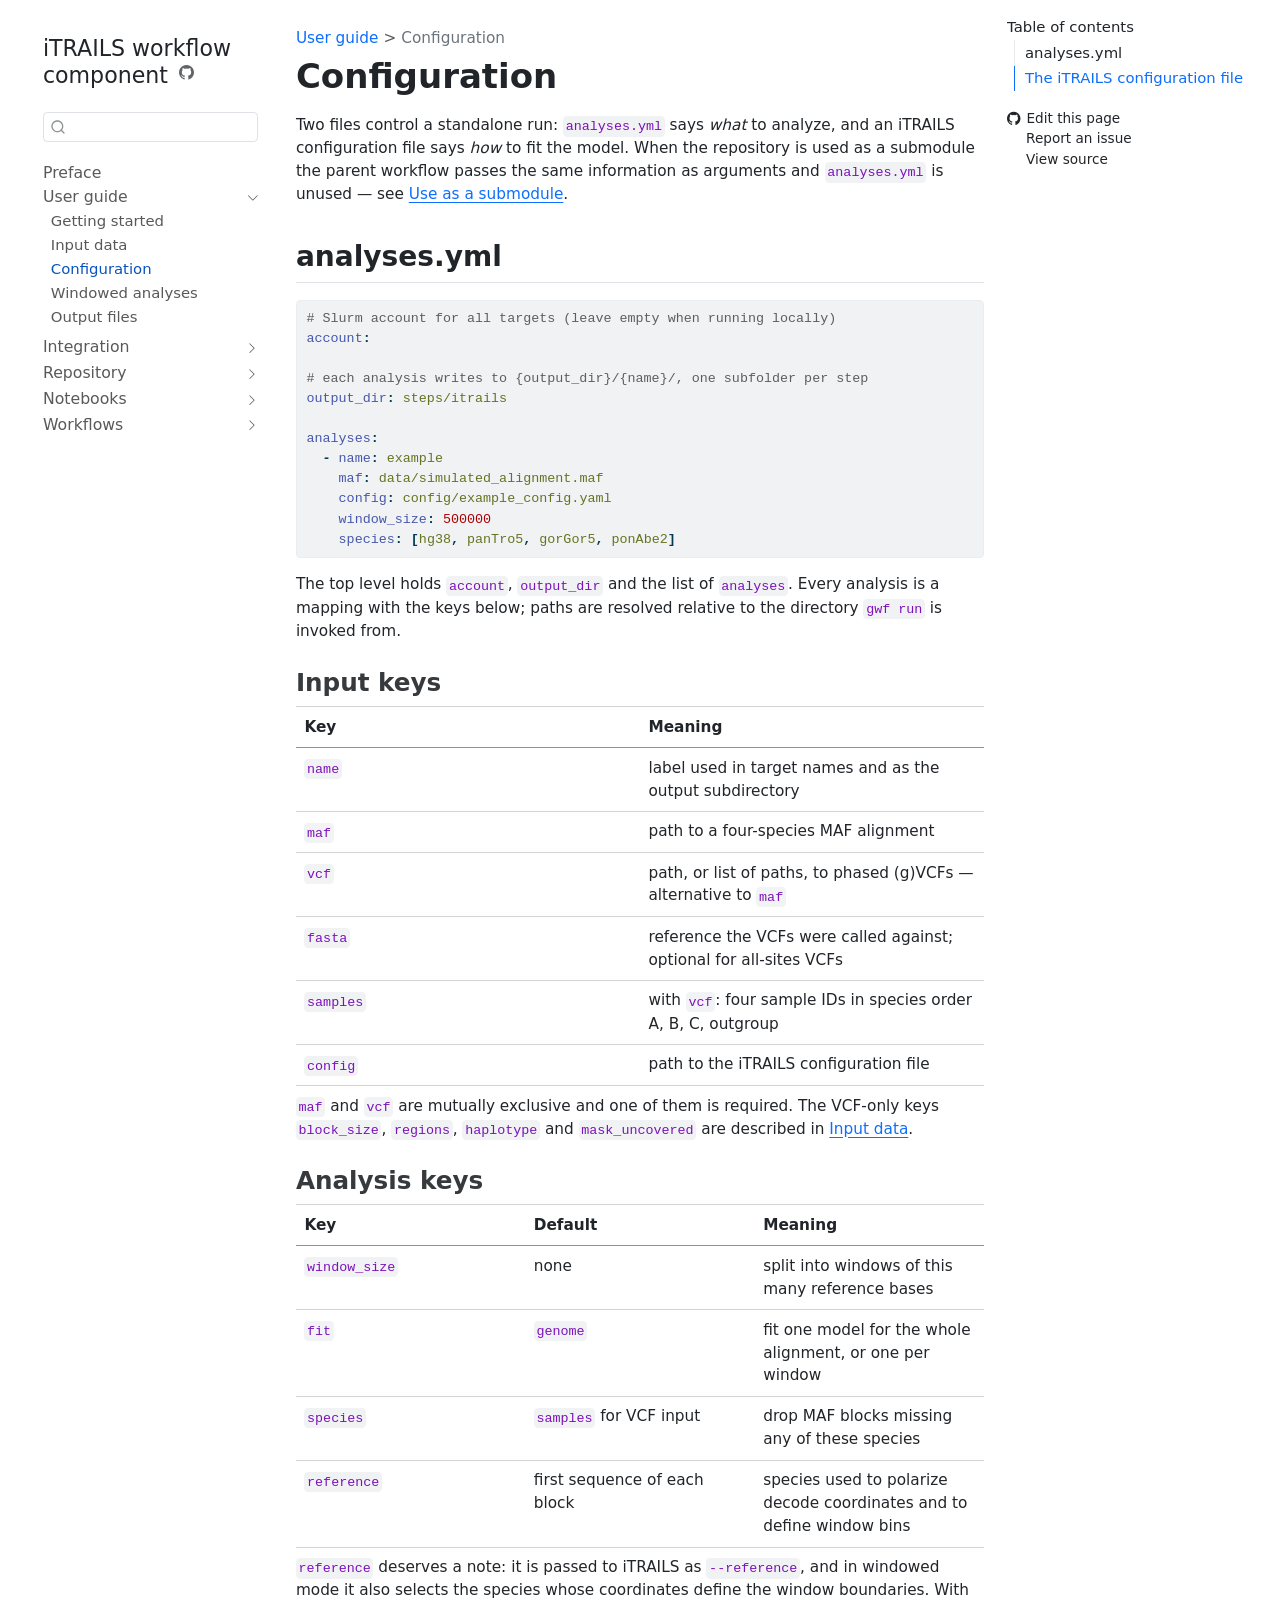
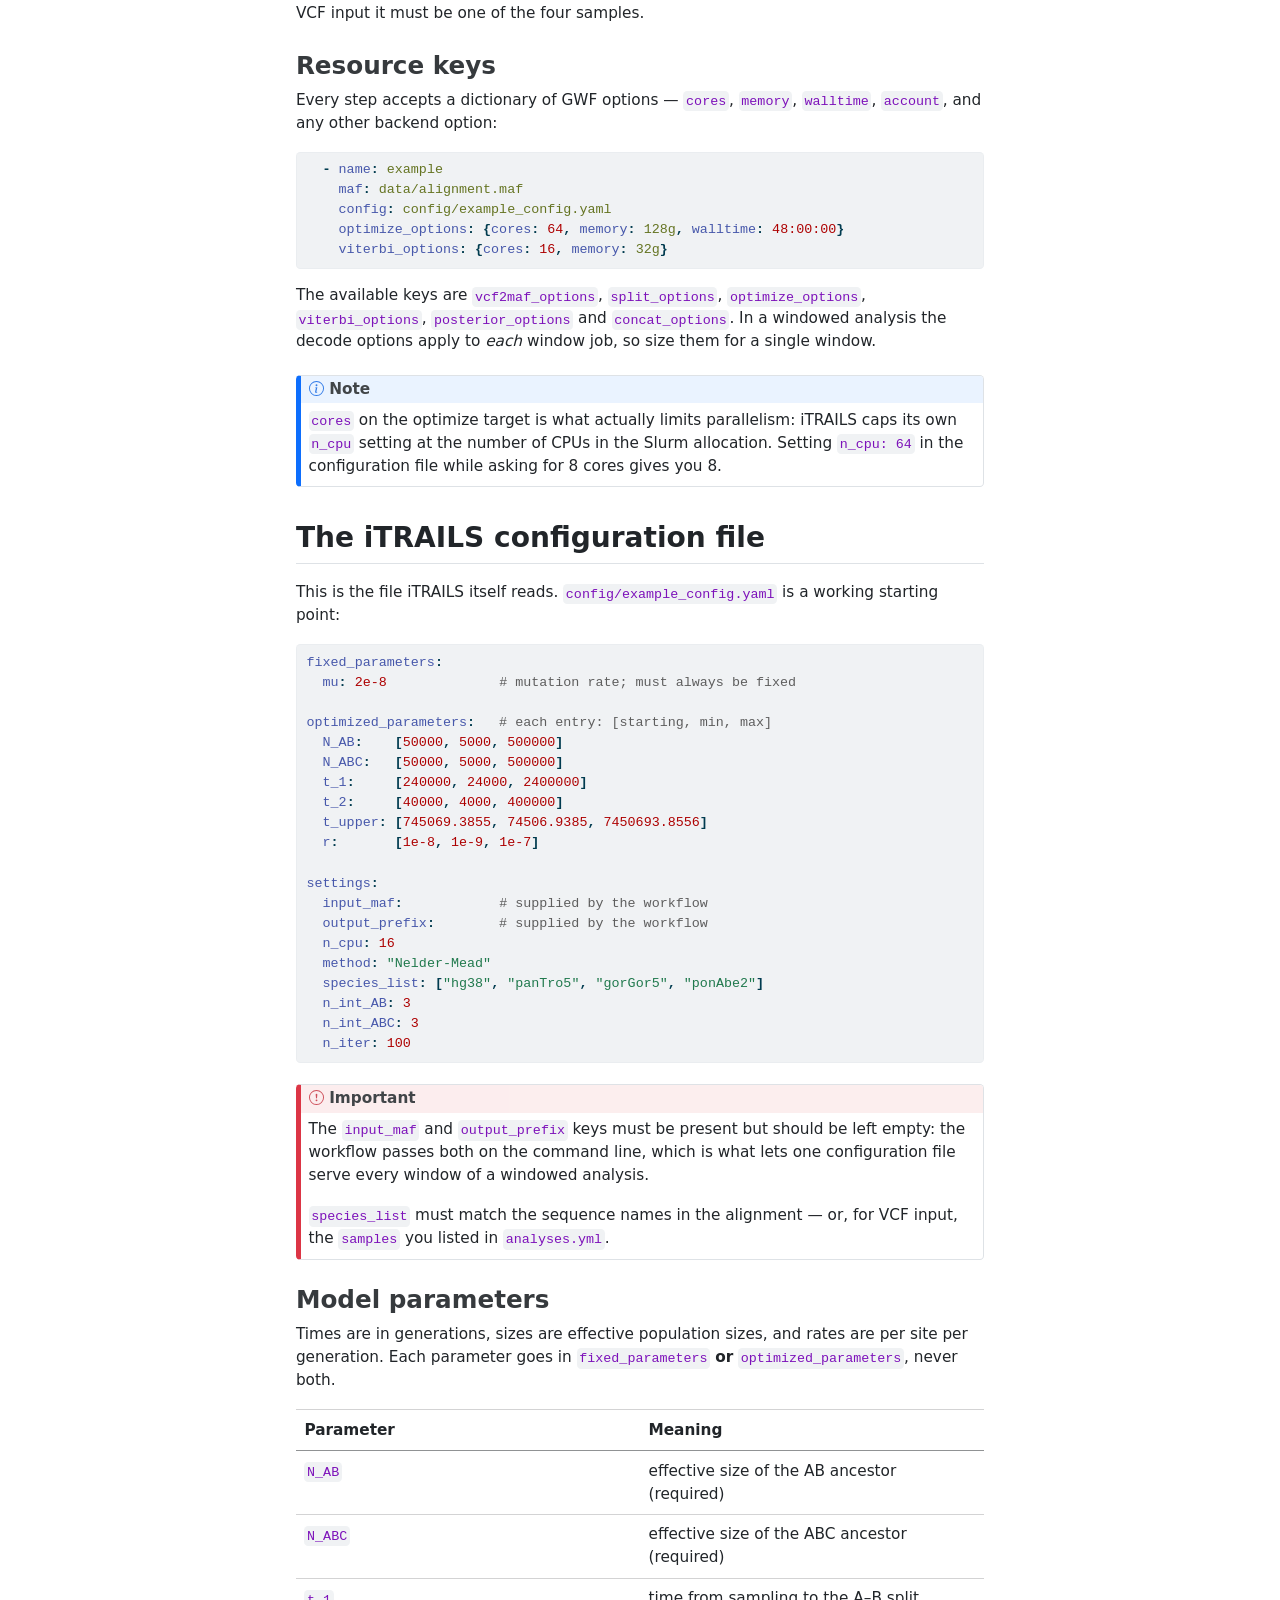
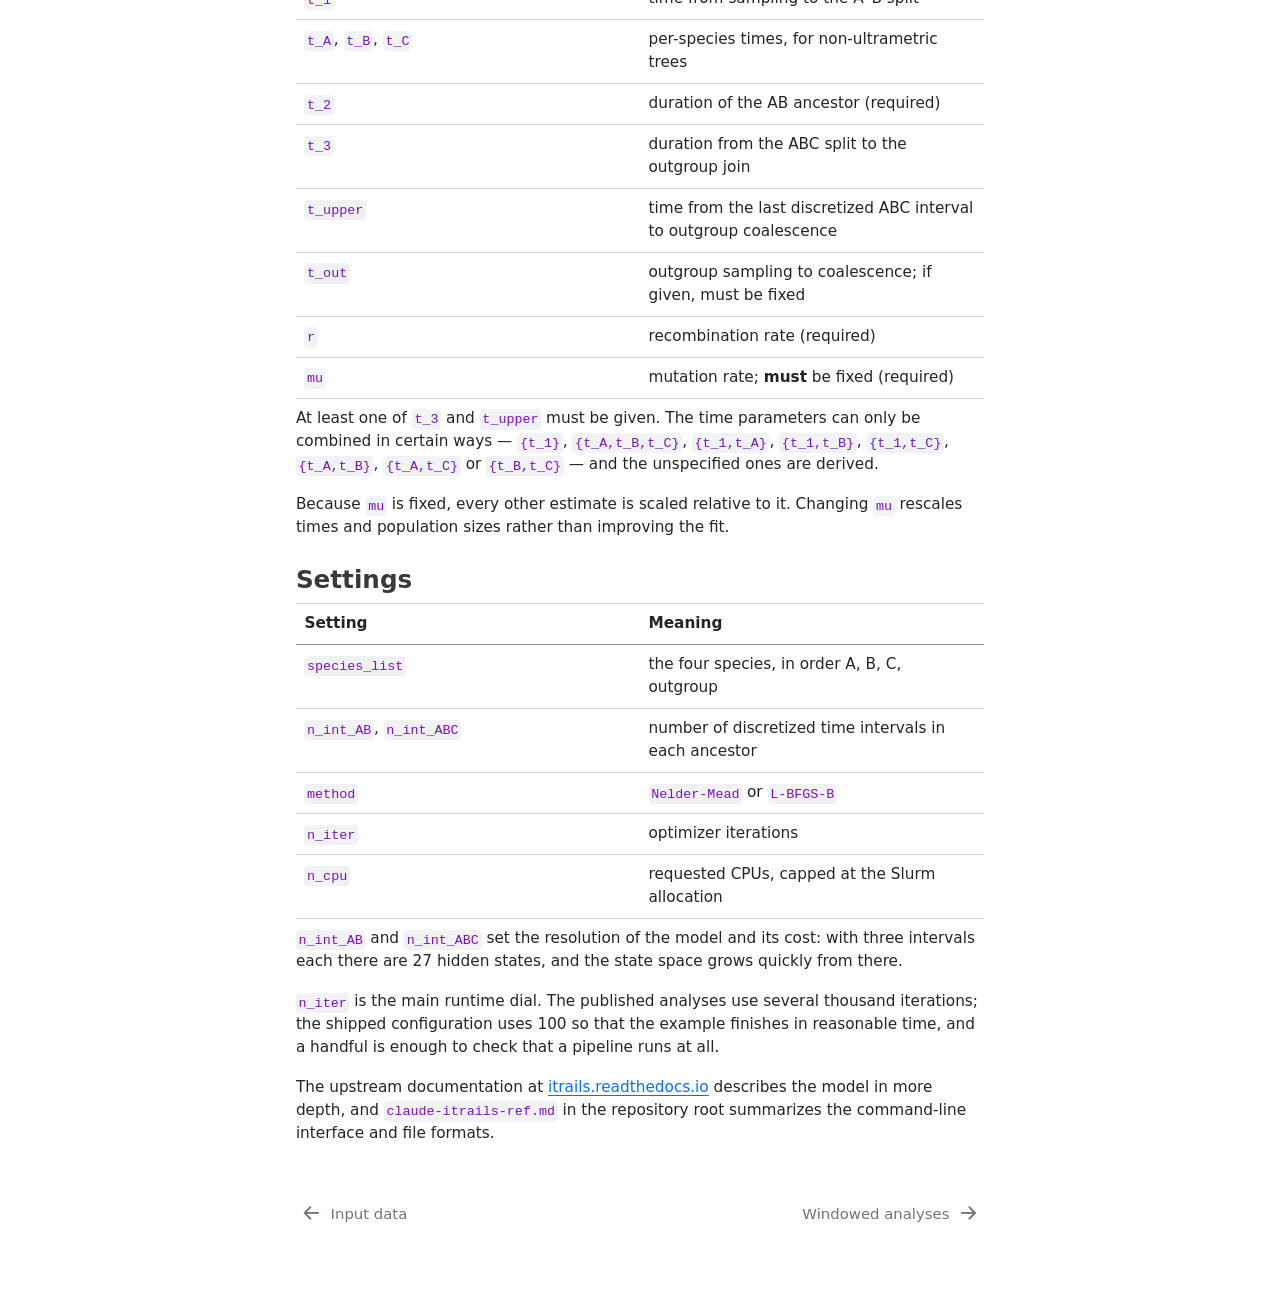
<file: docs/configuration.html>
<!DOCTYPE html>
<html xmlns="http://www.w3.org/1999/xhtml" lang="en" xml:lang="en"><head>

<meta charset="utf-8">
<meta name="generator" content="quarto-1.10.18">

<meta name="viewport" content="width=device-width, initial-scale=1.0, user-scalable=yes">


<title>Configuration – iTRAILS workflow component</title>
<style>
/* Default styles provided by pandoc.
** See https://pandoc.org/MANUAL.html#variables-for-html for config info.
*/
span.smallcaps{font-variant: small-caps;}
div.columns{display: flex; gap: 1.5em;}
div.column{flex: auto;}
@media screen {
div.columns{gap: min(4vw, 1.5em);}
div.column{overflow-x: auto;}
}
div.hanging-indent{margin-left: 1.5em; text-indent: -1.5em;}
ul.task-list{list-style: none;}
ul.task-list li input[type="checkbox"] {
  width: 0.8em;
  margin: 0 0.8em 0.2em -1em; /* quarto-specific, see https://github.com/quarto-dev/quarto-cli/issues/4556 */ 
  vertical-align: middle;
}
/* CSS for syntax highlighting */
html { -webkit-text-size-adjust: 100%; }
pre > code.sourceCode { white-space: pre; position: relative; }
pre > code.sourceCode > span { display: inline-block; line-height: 1.25; }
pre > code.sourceCode > span:empty { height: 1.2em; }
.sourceCode { overflow: visible; }
code.sourceCode > span { color: inherit; text-decoration: inherit; }
div.sourceCode { margin: 1em 0; }
pre.sourceCode { margin: 0; }
@media screen {
div.sourceCode { overflow: auto; }
}
@media print {
pre > code.sourceCode { white-space: pre-wrap; }
pre > code.sourceCode > span { text-indent: -5em; padding-left: 5em; }
}
pre.numberSource code
  { counter-reset: source-line 0; }
pre.numberSource code > span
  { position: relative; left: -4em; counter-increment: source-line; }
pre.numberSource code > span > a:first-child::before
  { content: counter(source-line);
    position: relative; left: -1em; text-align: right; vertical-align: baseline;
    border: none; display: inline-block;
    -webkit-touch-callout: none; -webkit-user-select: none;
    -khtml-user-select: none; -moz-user-select: none;
    -ms-user-select: none; user-select: none;
    padding: 0 4px; width: 4em;
  }
pre.numberSource { margin-left: 3em;  padding-left: 4px; }
div.sourceCode
  {   }
@media screen {
pre > code.sourceCode > span > a:first-child::before { text-decoration: underline; }
}
</style>


<script src="../site_libs/quarto-nav/quarto-nav.js"></script>
<script src="../site_libs/quarto-nav/headroom.min.js"></script>
<script src="../site_libs/clipboard/clipboard.min.js"></script>
<script src="../site_libs/quarto-search/autocomplete.umd.js"></script>
<script src="../site_libs/quarto-search/fuse.min.js"></script>
<script src="../site_libs/quarto-search/quarto-search.js"></script>
<meta name="quarto:offset" content="../">
<link href="../docs/windowing.html" rel="next">
<link href="../docs/input.html" rel="prev">
<script src="../site_libs/quarto-html/quarto.js" type="module"></script>
<script src="../site_libs/quarto-html/tabsets/tabsets.js" type="module"></script>
<script src="../site_libs/quarto-html/popper.min.js"></script>
<script src="../site_libs/quarto-html/tippy.umd.min.js"></script>
<script src="../site_libs/quarto-html/anchor.min.js"></script>
<link href="../site_libs/quarto-html/tippy.css" rel="stylesheet">
<link href="../site_libs/quarto-html/quarto-syntax-highlighting-64a204ab8560d761af7679ceaba22944.css" rel="stylesheet" id="quarto-text-highlighting-styles">
<script src="../site_libs/bootstrap/bootstrap.min.js"></script>
<link href="../site_libs/bootstrap/bootstrap-icons.css" rel="stylesheet">
<link href="../site_libs/bootstrap/bootstrap-4becb4071c2cc0dd9f0b509d0fb2f5d6.min.css" rel="stylesheet" append-hash="true" id="quarto-bootstrap" data-mode="light">
<script id="quarto-search-options" type="application/json">{
  "location": "sidebar",
  "copy-button": false,
  "collapse-after": 3,
  "panel-placement": "start",
  "type": "textbox",
  "limit": 50,
  "keyboard-shortcut": [
    "f",
    "/",
    "s"
  ],
  "show-item-context": false,
  "language": {
    "search-no-results-text": "No results",
    "search-matching-documents-text": "matching documents",
    "search-copy-link-title": "Copy link to search",
    "search-hide-matches-text": "Hide additional matches",
    "search-more-match-text": "more match in this document",
    "search-more-matches-text": "more matches in this document",
    "search-clear-button-title": "Clear",
    "search-text-placeholder": "",
    "search-detached-cancel-button-title": "Cancel",
    "search-submit-button-title": "Submit",
    "search-label": "Search"
  }
}</script>
<script async="" src="https://hypothes.is/embed.js"></script>
<script>
  window.document.addEventListener("DOMContentLoaded", function (_event) {
    document.body.classList.add('hypothesis-enabled');
  });
</script>


</head>

<body class="nav-sidebar floating quarto-light">

<div id="quarto-search-results"></div>
  <header id="quarto-header" class="headroom fixed-top">
  <nav class="quarto-secondary-nav">
    <div class="container-fluid d-flex">
      <button type="button" class="quarto-btn-toggle btn" data-bs-toggle="collapse" role="button" data-bs-target=".quarto-sidebar-collapse-item" aria-controls="quarto-sidebar" aria-expanded="false" aria-label="Toggle sidebar navigation" onclick="if (window.quartoToggleHeadroom) { window.quartoToggleHeadroom(); }">
        <i class="bi bi-layout-text-sidebar-reverse"></i>
      </button>
        <nav class="quarto-page-breadcrumbs" aria-label="breadcrumb"><ol class="breadcrumb"><li class="breadcrumb-item"><a href="../docs/getting-started.html">User guide</a></li><li class="breadcrumb-item"><a href="../docs/configuration.html"><span class="chapter-title">Configuration</span></a></li></ol></nav>
        <a class="flex-grow-1" role="navigation" data-bs-toggle="collapse" data-bs-target=".quarto-sidebar-collapse-item" aria-controls="quarto-sidebar" aria-expanded="false" aria-label="Toggle sidebar navigation" onclick="if (window.quartoToggleHeadroom) { window.quartoToggleHeadroom(); }">      
        </a>
      <button type="button" class="btn quarto-search-button" aria-label="Search" onclick="window.quartoOpenSearch();">
        <i class="bi bi-search"></i>
      </button>
    </div>
  </nav>
</header>
<!-- content -->
<div id="quarto-content" class="quarto-container page-columns page-rows-contents page-layout-article">
<!-- sidebar -->
  <nav id="quarto-sidebar" class="sidebar collapse collapse-horizontal quarto-sidebar-collapse-item sidebar-navigation floating overflow-auto">
    <div class="pt-lg-2 mt-2 text-left sidebar-header">
    <div class="sidebar-title mb-0 py-0">
      <a href="../">iTRAILS workflow component</a> 
        <div class="sidebar-tools-main">
    <a href="https://github.com/munch-group/itrails" title="Source Code" class="quarto-navigation-tool px-1" aria-label="Source Code"><i class="bi bi-github"></i></a>
</div>
    </div>
      </div>
        <div class="mt-2 flex-shrink-0 align-items-center">
        <div class="sidebar-search">
        <div id="quarto-search" class="" title="Search"></div>
        </div>
        </div>
    <div class="sidebar-menu-container"> 
    <ul class="list-unstyled mt-1">
        <li class="sidebar-item">
  <div class="sidebar-item-container"> 
  <a href="../index.html" class="sidebar-item-text sidebar-link">
 <span class="menu-text">Preface</span></a>
  </div>
</li>
        <li class="sidebar-item sidebar-item-section">
      <div class="sidebar-item-container"> 
            <a class="sidebar-item-text sidebar-link text-start" data-bs-toggle="collapse" data-bs-target="#quarto-sidebar-section-1" role="navigation" aria-expanded="true">
 <span class="menu-text">User guide</span></a>
          <a class="sidebar-item-toggle text-start" data-bs-toggle="collapse" data-bs-target="#quarto-sidebar-section-1" role="navigation" aria-expanded="true" aria-label="Toggle section">
            <i class="bi bi-chevron-right ms-2"></i>
          </a> 
      </div>
      <ul id="quarto-sidebar-section-1" class="collapse list-unstyled sidebar-section depth1 show">  
          <li class="sidebar-item">
  <div class="sidebar-item-container"> 
  <a href="../docs/getting-started.html" class="sidebar-item-text sidebar-link"><span class="chapter-title">Getting started</span></a>
  </div>
</li>
          <li class="sidebar-item">
  <div class="sidebar-item-container"> 
  <a href="../docs/input.html" class="sidebar-item-text sidebar-link"><span class="chapter-title">Input data</span></a>
  </div>
</li>
          <li class="sidebar-item">
  <div class="sidebar-item-container"> 
  <a href="../docs/configuration.html" class="sidebar-item-text sidebar-link active"><span class="chapter-title">Configuration</span></a>
  </div>
</li>
          <li class="sidebar-item">
  <div class="sidebar-item-container"> 
  <a href="../docs/windowing.html" class="sidebar-item-text sidebar-link"><span class="chapter-title">Windowed analyses</span></a>
  </div>
</li>
          <li class="sidebar-item">
  <div class="sidebar-item-container"> 
  <a href="../docs/outputs.html" class="sidebar-item-text sidebar-link"><span class="chapter-title">Output files</span></a>
  </div>
</li>
      </ul>
  </li>
        <li class="sidebar-item sidebar-item-section">
      <div class="sidebar-item-container"> 
            <a class="sidebar-item-text sidebar-link text-start collapsed" data-bs-toggle="collapse" data-bs-target="#quarto-sidebar-section-2" role="navigation" aria-expanded="false">
 <span class="menu-text">Integration</span></a>
          <a class="sidebar-item-toggle text-start collapsed" data-bs-toggle="collapse" data-bs-target="#quarto-sidebar-section-2" role="navigation" aria-expanded="false" aria-label="Toggle section">
            <i class="bi bi-chevron-right ms-2"></i>
          </a> 
      </div>
      <ul id="quarto-sidebar-section-2" class="collapse list-unstyled sidebar-section depth1 ">  
          <li class="sidebar-item">
  <div class="sidebar-item-container"> 
  <a href="../docs/submodule.html" class="sidebar-item-text sidebar-link"><span class="chapter-title">Use as a submodule</span></a>
  </div>
</li>
      </ul>
  </li>
        <li class="sidebar-item sidebar-item-section">
      <div class="sidebar-item-container"> 
            <a class="sidebar-item-text sidebar-link text-start collapsed" data-bs-toggle="collapse" data-bs-target="#quarto-sidebar-section-3" role="navigation" aria-expanded="false">
 <span class="menu-text">Repository</span></a>
          <a class="sidebar-item-toggle text-start collapsed" data-bs-toggle="collapse" data-bs-target="#quarto-sidebar-section-3" role="navigation" aria-expanded="false" aria-label="Toggle section">
            <i class="bi bi-chevron-right ms-2"></i>
          </a> 
      </div>
      <ul id="quarto-sidebar-section-3" class="collapse list-unstyled sidebar-section depth1 ">  
          <li class="sidebar-item">
  <div class="sidebar-item-container"> 
  <a href="../docs/website.html" class="sidebar-item-text sidebar-link"><span class="chapter-title">The documentation website</span></a>
  </div>
</li>
      </ul>
  </li>
        <li class="sidebar-item sidebar-item-section">
      <div class="sidebar-item-container"> 
            <a class="sidebar-item-text sidebar-link text-start collapsed" data-bs-toggle="collapse" data-bs-target="#quarto-sidebar-section-4" role="navigation" aria-expanded="false">
 <span class="menu-text">Notebooks</span></a>
          <a class="sidebar-item-toggle text-start collapsed" data-bs-toggle="collapse" data-bs-target="#quarto-sidebar-section-4" role="navigation" aria-expanded="false" aria-label="Toggle section">
            <i class="bi bi-chevron-right ms-2"></i>
          </a> 
      </div>
      <ul id="quarto-sidebar-section-4" class="collapse list-unstyled sidebar-section depth1 ">  
          <li class="sidebar-item">
  <div class="sidebar-item-container"> 
  <a href="../notebooks/example.html" class="sidebar-item-text sidebar-link"><span class="chapter-title">iTRAILS results</span></a>
  </div>
</li>
      </ul>
  </li>
        <li class="sidebar-item sidebar-item-section">
      <div class="sidebar-item-container"> 
            <a class="sidebar-item-text sidebar-link text-start collapsed" data-bs-toggle="collapse" data-bs-target="#quarto-sidebar-section-5" role="navigation" aria-expanded="false">
 <span class="menu-text">Workflows</span></a>
          <a class="sidebar-item-toggle text-start collapsed" data-bs-toggle="collapse" data-bs-target="#quarto-sidebar-section-5" role="navigation" aria-expanded="false" aria-label="Toggle section">
            <i class="bi bi-chevron-right ms-2"></i>
          </a> 
      </div>
      <ul id="quarto-sidebar-section-5" class="collapse list-unstyled sidebar-section depth1 ">  
          <li class="sidebar-item">
  <div class="sidebar-item-container"> 
  <a href="../workflow.html" class="sidebar-item-text sidebar-link"><span class="chapter-title">GWF workflow</span></a>
  </div>
</li>
      </ul>
  </li>
    </ul>
    </div>
</nav>
<div id="quarto-sidebar-glass" class="quarto-sidebar-collapse-item" data-bs-toggle="collapse" data-bs-target=".quarto-sidebar-collapse-item"></div>
<!-- margin-sidebar -->
    <div id="quarto-margin-sidebar" class="sidebar margin-sidebar">
        <nav id="TOC" role="doc-toc" class="toc-active">
    <h2 id="toc-title">Table of contents</h2>
   
  <ul class="collapse">
  <li><a href="#analyses.yml" id="toc-analyses.yml" class="nav-link active" data-scroll-target="#analyses.yml">analyses.yml</a></li>
  <li><a href="#the-itrails-configuration-file" id="toc-the-itrails-configuration-file" class="nav-link" data-scroll-target="#the-itrails-configuration-file">The iTRAILS configuration file</a></li>
  </ul>
<div class="toc-actions"><ul class="collapse"><li><a href="https://github.com/munch-group/itrails/edit/main/docs/configuration.qmd" class="toc-action"><i class="bi bi-github"></i>Edit this page</a></li><li><a href="https://github.com/munch-group/itrails/issues/new" class="toc-action"><i class="bi empty"></i>Report an issue</a></li><li><a href="https://github.com/munch-group/itrails/blob/main/docs/configuration.qmd" class="toc-action"><i class="bi empty"></i>View source</a></li></ul></div></nav>
    </div>
<!-- main -->
<main class="content" id="quarto-document-content">

<header id="title-block-header" class="quarto-title-block default"><nav class="quarto-page-breadcrumbs quarto-title-breadcrumbs d-none d-lg-block" aria-label="breadcrumb"><ol class="breadcrumb"><li class="breadcrumb-item"><a href="../docs/getting-started.html">User guide</a></li><li class="breadcrumb-item"><a href="../docs/configuration.html"><span class="chapter-title">Configuration</span></a></li></ol></nav>
<div class="quarto-title">
<h1 class="title"><span class="chapter-title">Configuration</span></h1>
</div>



<div class="quarto-title-meta">

    
  
    
  </div>
  


</header>


<p>Two files control a standalone run: <code>analyses.yml</code> says <em>what</em> to analyze, and an iTRAILS configuration file says <em>how</em> to fit the model. When the repository is used as a submodule the parent workflow passes the same information as arguments and <code>analyses.yml</code> is unused — see <a href="../docs/submodule.html">Use as a submodule</a>.</p>
<section id="analyses.yml" class="level2">
<h2 class="anchored" data-anchor-id="analyses.yml">analyses.yml</h2>
<div class="code-copy-outer-scaffold"><div class="sourceCode" id="cb1"><pre class="sourceCode yaml code-with-copy"><code class="sourceCode yaml"><span id="cb1-1"><a href="#cb1-1" aria-hidden="true" tabindex="-1"></a><span class="co"># Slurm account for all targets (leave empty when running locally)</span></span>
<span id="cb1-2"><a href="#cb1-2" aria-hidden="true" tabindex="-1"></a><span class="fu">account</span><span class="kw">:</span></span>
<span id="cb1-3"><a href="#cb1-3" aria-hidden="true" tabindex="-1"></a></span>
<span id="cb1-4"><a href="#cb1-4" aria-hidden="true" tabindex="-1"></a><span class="co"># each analysis writes to {output_dir}/{name}/, one subfolder per step</span></span>
<span id="cb1-5"><a href="#cb1-5" aria-hidden="true" tabindex="-1"></a><span class="fu">output_dir</span><span class="kw">:</span><span class="at"> steps/itrails</span></span>
<span id="cb1-6"><a href="#cb1-6" aria-hidden="true" tabindex="-1"></a></span>
<span id="cb1-7"><a href="#cb1-7" aria-hidden="true" tabindex="-1"></a><span class="fu">analyses</span><span class="kw">:</span></span>
<span id="cb1-8"><a href="#cb1-8" aria-hidden="true" tabindex="-1"></a><span class="at">  </span><span class="kw">-</span><span class="at"> </span><span class="fu">name</span><span class="kw">:</span><span class="at"> example</span></span>
<span id="cb1-9"><a href="#cb1-9" aria-hidden="true" tabindex="-1"></a><span class="at">    </span><span class="fu">maf</span><span class="kw">:</span><span class="at"> data/simulated_alignment.maf</span></span>
<span id="cb1-10"><a href="#cb1-10" aria-hidden="true" tabindex="-1"></a><span class="at">    </span><span class="fu">config</span><span class="kw">:</span><span class="at"> config/example_config.yaml</span></span>
<span id="cb1-11"><a href="#cb1-11" aria-hidden="true" tabindex="-1"></a><span class="at">    </span><span class="fu">window_size</span><span class="kw">:</span><span class="at"> </span><span class="dv">500000</span></span>
<span id="cb1-12"><a href="#cb1-12" aria-hidden="true" tabindex="-1"></a><span class="at">    </span><span class="fu">species</span><span class="kw">:</span><span class="at"> </span><span class="kw">[</span><span class="at">hg38</span><span class="kw">,</span><span class="at"> panTro5</span><span class="kw">,</span><span class="at"> gorGor5</span><span class="kw">,</span><span class="at"> ponAbe2</span><span class="kw">]</span></span></code></pre></div><button title="Copy to Clipboard" class="code-copy-button"><i class="bi"></i></button></div>
<p>The top level holds <code>account</code>, <code>output_dir</code> and the list of <code>analyses</code>. Every analysis is a mapping with the keys below; paths are resolved relative to the directory <code>gwf run</code> is invoked from.</p>
<section id="input-keys" class="level3">
<h3 class="anchored" data-anchor-id="input-keys">Input keys</h3>
<table class="caption-top table">
<colgroup>
<col style="width: 50%">
<col style="width: 50%">
</colgroup>
<thead>
<tr class="header">
<th style="text-align: left;">Key</th>
<th style="text-align: left;">Meaning</th>
</tr>
</thead>
<tbody>
<tr class="odd">
<td style="text-align: left;"><code>name</code></td>
<td style="text-align: left;">label used in target names and as the output subdirectory</td>
</tr>
<tr class="even">
<td style="text-align: left;"><code>maf</code></td>
<td style="text-align: left;">path to a four-species MAF alignment</td>
</tr>
<tr class="odd">
<td style="text-align: left;"><code>vcf</code></td>
<td style="text-align: left;">path, or list of paths, to phased (g)VCFs — alternative to <code>maf</code></td>
</tr>
<tr class="even">
<td style="text-align: left;"><code>fasta</code></td>
<td style="text-align: left;">reference the VCFs were called against; optional for all-sites VCFs</td>
</tr>
<tr class="odd">
<td style="text-align: left;"><code>samples</code></td>
<td style="text-align: left;">with <code>vcf</code>: four sample IDs in species order A, B, C, outgroup</td>
</tr>
<tr class="even">
<td style="text-align: left;"><code>config</code></td>
<td style="text-align: left;">path to the iTRAILS configuration file</td>
</tr>
</tbody>
</table>
<p><code>maf</code> and <code>vcf</code> are mutually exclusive and one of them is required. The VCF-only keys <code>block_size</code>, <code>regions</code>, <code>haplotype</code> and <code>mask_uncovered</code> are described in <a href="../docs/input.html">Input data</a>.</p>
</section>
<section id="analysis-keys" class="level3">
<h3 class="anchored" data-anchor-id="analysis-keys">Analysis keys</h3>
<table class="caption-top table">
<colgroup>
<col style="width: 33%">
<col style="width: 33%">
<col style="width: 33%">
</colgroup>
<thead>
<tr class="header">
<th style="text-align: left;">Key</th>
<th style="text-align: left;">Default</th>
<th style="text-align: left;">Meaning</th>
</tr>
</thead>
<tbody>
<tr class="odd">
<td style="text-align: left;"><code>window_size</code></td>
<td style="text-align: left;">none</td>
<td style="text-align: left;">split into windows of this many reference bases</td>
</tr>
<tr class="even">
<td style="text-align: left;"><code>fit</code></td>
<td style="text-align: left;"><code>genome</code></td>
<td style="text-align: left;">fit one model for the whole alignment, or one per window</td>
</tr>
<tr class="odd">
<td style="text-align: left;"><code>species</code></td>
<td style="text-align: left;"><code>samples</code> for VCF input</td>
<td style="text-align: left;">drop MAF blocks missing any of these species</td>
</tr>
<tr class="even">
<td style="text-align: left;"><code>reference</code></td>
<td style="text-align: left;">first sequence of each block</td>
<td style="text-align: left;">species used to polarize decode coordinates and to define window bins</td>
</tr>
</tbody>
</table>
<p><code>reference</code> deserves a note: it is passed to iTRAILS as <code>--reference</code>, and in windowed mode it also selects the species whose coordinates define the window boundaries. With VCF input it must be one of the four samples.</p>
</section>
<section id="resource-keys" class="level3">
<h3 class="anchored" data-anchor-id="resource-keys">Resource keys</h3>
<p>Every step accepts a dictionary of GWF options — <code>cores</code>, <code>memory</code>, <code>walltime</code>, <code>account</code>, and any other backend option:</p>
<div class="code-copy-outer-scaffold"><div class="sourceCode" id="cb2"><pre class="sourceCode yaml code-with-copy"><code class="sourceCode yaml"><span id="cb2-1"><a href="#cb2-1" aria-hidden="true" tabindex="-1"></a><span class="at">  </span><span class="kw">-</span><span class="at"> </span><span class="fu">name</span><span class="kw">:</span><span class="at"> example</span></span>
<span id="cb2-2"><a href="#cb2-2" aria-hidden="true" tabindex="-1"></a><span class="at">    </span><span class="fu">maf</span><span class="kw">:</span><span class="at"> data/alignment.maf</span></span>
<span id="cb2-3"><a href="#cb2-3" aria-hidden="true" tabindex="-1"></a><span class="at">    </span><span class="fu">config</span><span class="kw">:</span><span class="at"> config/example_config.yaml</span></span>
<span id="cb2-4"><a href="#cb2-4" aria-hidden="true" tabindex="-1"></a><span class="at">    </span><span class="fu">optimize_options</span><span class="kw">:</span><span class="at"> </span><span class="kw">{</span><span class="fu">cores</span><span class="kw">:</span><span class="at"> </span><span class="dv">64</span><span class="kw">,</span><span class="at"> </span><span class="fu">memory</span><span class="kw">:</span><span class="at"> 128g</span><span class="kw">,</span><span class="at"> </span><span class="fu">walltime</span><span class="kw">:</span><span class="at"> </span><span class="dv">48:00:00</span><span class="kw">}</span></span>
<span id="cb2-5"><a href="#cb2-5" aria-hidden="true" tabindex="-1"></a><span class="at">    </span><span class="fu">viterbi_options</span><span class="kw">:</span><span class="at"> </span><span class="kw">{</span><span class="fu">cores</span><span class="kw">:</span><span class="at"> </span><span class="dv">16</span><span class="kw">,</span><span class="at"> </span><span class="fu">memory</span><span class="kw">:</span><span class="at"> 32g</span><span class="kw">}</span></span></code></pre></div><button title="Copy to Clipboard" class="code-copy-button"><i class="bi"></i></button></div>
<p>The available keys are <code>vcf2maf_options</code>, <code>split_options</code>, <code>optimize_options</code>, <code>viterbi_options</code>, <code>posterior_options</code> and <code>concat_options</code>. In a windowed analysis the decode options apply to <em>each</em> window job, so size them for a single window.</p>
<div class="callout callout-style-default callout-note callout-titled">
<div class="callout-header d-flex align-content-center">
<div class="callout-icon-container">
<i class="callout-icon"></i>
</div>
<div class="callout-title-container flex-fill">
Note
</div>
</div>
<div class="callout-body-container callout-body">
<p><code>cores</code> on the optimize target is what actually limits parallelism: iTRAILS caps its own <code>n_cpu</code> setting at the number of CPUs in the Slurm allocation. Setting <code>n_cpu: 64</code> in the configuration file while asking for 8 cores gives you 8.</p>
</div>
</div>
</section>
</section>
<section id="the-itrails-configuration-file" class="level2">
<h2 class="anchored" data-anchor-id="the-itrails-configuration-file">The iTRAILS configuration file</h2>
<p>This is the file iTRAILS itself reads. <code>config/example_config.yaml</code> is a working starting point:</p>
<div class="code-copy-outer-scaffold"><div class="sourceCode" id="cb3"><pre class="sourceCode yaml code-with-copy"><code class="sourceCode yaml"><span id="cb3-1"><a href="#cb3-1" aria-hidden="true" tabindex="-1"></a><span class="fu">fixed_parameters</span><span class="kw">:</span></span>
<span id="cb3-2"><a href="#cb3-2" aria-hidden="true" tabindex="-1"></a><span class="at">  </span><span class="fu">mu</span><span class="kw">:</span><span class="at"> </span><span class="fl">2e-8</span><span class="co">              # mutation rate; must always be fixed</span></span>
<span id="cb3-3"><a href="#cb3-3" aria-hidden="true" tabindex="-1"></a></span>
<span id="cb3-4"><a href="#cb3-4" aria-hidden="true" tabindex="-1"></a><span class="fu">optimized_parameters</span><span class="kw">:</span><span class="co">   # each entry: [starting, min, max]</span></span>
<span id="cb3-5"><a href="#cb3-5" aria-hidden="true" tabindex="-1"></a><span class="at">  </span><span class="fu">N_AB</span><span class="kw">:</span><span class="at">    </span><span class="kw">[</span><span class="dv">50000</span><span class="kw">,</span><span class="at"> </span><span class="dv">5000</span><span class="kw">,</span><span class="at"> </span><span class="dv">500000</span><span class="kw">]</span></span>
<span id="cb3-6"><a href="#cb3-6" aria-hidden="true" tabindex="-1"></a><span class="at">  </span><span class="fu">N_ABC</span><span class="kw">:</span><span class="at">   </span><span class="kw">[</span><span class="dv">50000</span><span class="kw">,</span><span class="at"> </span><span class="dv">5000</span><span class="kw">,</span><span class="at"> </span><span class="dv">500000</span><span class="kw">]</span></span>
<span id="cb3-7"><a href="#cb3-7" aria-hidden="true" tabindex="-1"></a><span class="at">  </span><span class="fu">t_1</span><span class="kw">:</span><span class="at">     </span><span class="kw">[</span><span class="dv">240000</span><span class="kw">,</span><span class="at"> </span><span class="dv">24000</span><span class="kw">,</span><span class="at"> </span><span class="dv">2400000</span><span class="kw">]</span></span>
<span id="cb3-8"><a href="#cb3-8" aria-hidden="true" tabindex="-1"></a><span class="at">  </span><span class="fu">t_2</span><span class="kw">:</span><span class="at">     </span><span class="kw">[</span><span class="dv">40000</span><span class="kw">,</span><span class="at"> </span><span class="dv">4000</span><span class="kw">,</span><span class="at"> </span><span class="dv">400000</span><span class="kw">]</span></span>
<span id="cb3-9"><a href="#cb3-9" aria-hidden="true" tabindex="-1"></a><span class="at">  </span><span class="fu">t_upper</span><span class="kw">:</span><span class="at"> </span><span class="kw">[</span><span class="fl">745069.3855</span><span class="kw">,</span><span class="at"> </span><span class="fl">74506.9385</span><span class="kw">,</span><span class="at"> </span><span class="fl">7450693.8556</span><span class="kw">]</span></span>
<span id="cb3-10"><a href="#cb3-10" aria-hidden="true" tabindex="-1"></a><span class="at">  </span><span class="fu">r</span><span class="kw">:</span><span class="at">       </span><span class="kw">[</span><span class="fl">1e-8</span><span class="kw">,</span><span class="at"> </span><span class="fl">1e-9</span><span class="kw">,</span><span class="at"> </span><span class="fl">1e-7</span><span class="kw">]</span></span>
<span id="cb3-11"><a href="#cb3-11" aria-hidden="true" tabindex="-1"></a></span>
<span id="cb3-12"><a href="#cb3-12" aria-hidden="true" tabindex="-1"></a><span class="fu">settings</span><span class="kw">:</span></span>
<span id="cb3-13"><a href="#cb3-13" aria-hidden="true" tabindex="-1"></a><span class="at">  </span><span class="fu">input_maf</span><span class="kw">:</span><span class="co">            # supplied by the workflow</span></span>
<span id="cb3-14"><a href="#cb3-14" aria-hidden="true" tabindex="-1"></a><span class="at">  </span><span class="fu">output_prefix</span><span class="kw">:</span><span class="co">        # supplied by the workflow</span></span>
<span id="cb3-15"><a href="#cb3-15" aria-hidden="true" tabindex="-1"></a><span class="at">  </span><span class="fu">n_cpu</span><span class="kw">:</span><span class="at"> </span><span class="dv">16</span></span>
<span id="cb3-16"><a href="#cb3-16" aria-hidden="true" tabindex="-1"></a><span class="at">  </span><span class="fu">method</span><span class="kw">:</span><span class="at"> </span><span class="st">"Nelder-Mead"</span></span>
<span id="cb3-17"><a href="#cb3-17" aria-hidden="true" tabindex="-1"></a><span class="at">  </span><span class="fu">species_list</span><span class="kw">:</span><span class="at"> </span><span class="kw">[</span><span class="st">"hg38"</span><span class="kw">,</span><span class="at"> </span><span class="st">"panTro5"</span><span class="kw">,</span><span class="at"> </span><span class="st">"gorGor5"</span><span class="kw">,</span><span class="at"> </span><span class="st">"ponAbe2"</span><span class="kw">]</span></span>
<span id="cb3-18"><a href="#cb3-18" aria-hidden="true" tabindex="-1"></a><span class="at">  </span><span class="fu">n_int_AB</span><span class="kw">:</span><span class="at"> </span><span class="dv">3</span></span>
<span id="cb3-19"><a href="#cb3-19" aria-hidden="true" tabindex="-1"></a><span class="at">  </span><span class="fu">n_int_ABC</span><span class="kw">:</span><span class="at"> </span><span class="dv">3</span></span>
<span id="cb3-20"><a href="#cb3-20" aria-hidden="true" tabindex="-1"></a><span class="at">  </span><span class="fu">n_iter</span><span class="kw">:</span><span class="at"> </span><span class="dv">100</span></span></code></pre></div><button title="Copy to Clipboard" class="code-copy-button"><i class="bi"></i></button></div>
<div class="callout callout-style-default callout-important callout-titled">
<div class="callout-header d-flex align-content-center">
<div class="callout-icon-container">
<i class="callout-icon"></i>
</div>
<div class="callout-title-container flex-fill">
Important
</div>
</div>
<div class="callout-body-container callout-body">
<p>The <code>input_maf</code> and <code>output_prefix</code> keys must be present but should be left empty: the workflow passes both on the command line, which is what lets one configuration file serve every window of a windowed analysis.</p>
<p><code>species_list</code> must match the sequence names in the alignment — or, for VCF input, the <code>samples</code> you listed in <code>analyses.yml</code>.</p>
</div>
</div>
<section id="model-parameters" class="level3">
<h3 class="anchored" data-anchor-id="model-parameters">Model parameters</h3>
<p>Times are in generations, sizes are effective population sizes, and rates are per site per generation. Each parameter goes in <code>fixed_parameters</code> <strong>or</strong> <code>optimized_parameters</code>, never both.</p>
<table class="caption-top table">
<colgroup>
<col style="width: 50%">
<col style="width: 50%">
</colgroup>
<thead>
<tr class="header">
<th style="text-align: left;">Parameter</th>
<th style="text-align: left;">Meaning</th>
</tr>
</thead>
<tbody>
<tr class="odd">
<td style="text-align: left;"><code>N_AB</code></td>
<td style="text-align: left;">effective size of the AB ancestor (required)</td>
</tr>
<tr class="even">
<td style="text-align: left;"><code>N_ABC</code></td>
<td style="text-align: left;">effective size of the ABC ancestor (required)</td>
</tr>
<tr class="odd">
<td style="text-align: left;"><code>t_1</code></td>
<td style="text-align: left;">time from sampling to the A–B split</td>
</tr>
<tr class="even">
<td style="text-align: left;"><code>t_A</code>, <code>t_B</code>, <code>t_C</code></td>
<td style="text-align: left;">per-species times, for non-ultrametric trees</td>
</tr>
<tr class="odd">
<td style="text-align: left;"><code>t_2</code></td>
<td style="text-align: left;">duration of the AB ancestor (required)</td>
</tr>
<tr class="even">
<td style="text-align: left;"><code>t_3</code></td>
<td style="text-align: left;">duration from the ABC split to the outgroup join</td>
</tr>
<tr class="odd">
<td style="text-align: left;"><code>t_upper</code></td>
<td style="text-align: left;">time from the last discretized ABC interval to outgroup coalescence</td>
</tr>
<tr class="even">
<td style="text-align: left;"><code>t_out</code></td>
<td style="text-align: left;">outgroup sampling to coalescence; if given, must be fixed</td>
</tr>
<tr class="odd">
<td style="text-align: left;"><code>r</code></td>
<td style="text-align: left;">recombination rate (required)</td>
</tr>
<tr class="even">
<td style="text-align: left;"><code>mu</code></td>
<td style="text-align: left;">mutation rate; <strong>must</strong> be fixed (required)</td>
</tr>
</tbody>
</table>
<p>At least one of <code>t_3</code> and <code>t_upper</code> must be given. The time parameters can only be combined in certain ways — <code>{t_1}</code>, <code>{t_A,t_B,t_C}</code>, <code>{t_1,t_A}</code>, <code>{t_1,t_B}</code>, <code>{t_1,t_C}</code>, <code>{t_A,t_B}</code>, <code>{t_A,t_C}</code> or <code>{t_B,t_C}</code> — and the unspecified ones are derived.</p>
<p>Because <code>mu</code> is fixed, every other estimate is scaled relative to it. Changing <code>mu</code> rescales times and population sizes rather than improving the fit.</p>
</section>
<section id="settings" class="level3">
<h3 class="anchored" data-anchor-id="settings">Settings</h3>
<table class="caption-top table">
<colgroup>
<col style="width: 50%">
<col style="width: 50%">
</colgroup>
<thead>
<tr class="header">
<th style="text-align: left;">Setting</th>
<th style="text-align: left;">Meaning</th>
</tr>
</thead>
<tbody>
<tr class="odd">
<td style="text-align: left;"><code>species_list</code></td>
<td style="text-align: left;">the four species, in order A, B, C, outgroup</td>
</tr>
<tr class="even">
<td style="text-align: left;"><code>n_int_AB</code>, <code>n_int_ABC</code></td>
<td style="text-align: left;">number of discretized time intervals in each ancestor</td>
</tr>
<tr class="odd">
<td style="text-align: left;"><code>method</code></td>
<td style="text-align: left;"><code>Nelder-Mead</code> or <code>L-BFGS-B</code></td>
</tr>
<tr class="even">
<td style="text-align: left;"><code>n_iter</code></td>
<td style="text-align: left;">optimizer iterations</td>
</tr>
<tr class="odd">
<td style="text-align: left;"><code>n_cpu</code></td>
<td style="text-align: left;">requested CPUs, capped at the Slurm allocation</td>
</tr>
</tbody>
</table>
<p><code>n_int_AB</code> and <code>n_int_ABC</code> set the resolution of the model and its cost: with three intervals each there are 27 hidden states, and the state space grows quickly from there.</p>
<p><code>n_iter</code> is the main runtime dial. The published analyses use several thousand iterations; the shipped configuration uses 100 so that the example finishes in reasonable time, and a handful is enough to check that a pipeline runs at all.</p>
<p>The upstream documentation at <a href="https://itrails.readthedocs.io/en/docs-stable/">itrails.readthedocs.io</a> describes the model in more depth, and <code>claude-itrails-ref.md</code> in the repository root summarizes the command-line interface and file formats.</p>


</section>
</section>

</main> <!-- /main -->
<script id="quarto-html-after-body" type="application/javascript">
  window.document.addEventListener("DOMContentLoaded", function (event) {
    const icon = "";
    const anchorJS = new window.AnchorJS();
    anchorJS.options = {
      placement: 'right',
      icon: icon
    };
    anchorJS.add('.anchored');
    const isCodeAnnotation = (el) => {
      for (const clz of el.classList) {
        if (clz.startsWith('code-annotation-')) {                     
          return true;
        }
      }
      return false;
    }
    const onCopySuccess = function(e) {
      // button target
      const button = e.trigger;
      // don't keep focus
      button.blur();
      // flash "checked"
      button.classList.add('code-copy-button-checked');
      var currentTitle = button.getAttribute("title");
      button.setAttribute("title", "Copied!");
      let tooltip;
      if (window.bootstrap) {
        button.setAttribute("data-bs-toggle", "tooltip");
        button.setAttribute("data-bs-placement", "left");
        button.setAttribute("data-bs-title", "Copied!");
        tooltip = new bootstrap.Tooltip(button, 
          { trigger: "manual", 
            customClass: "code-copy-button-tooltip",
            offset: [0, -8]});
        tooltip.show();    
      }
      setTimeout(function() {
        if (tooltip) {
          tooltip.hide();
          button.removeAttribute("data-bs-title");
          button.removeAttribute("data-bs-toggle");
          button.removeAttribute("data-bs-placement");
        }
        button.setAttribute("title", currentTitle);
        button.classList.remove('code-copy-button-checked');
      }, 1000);
      // clear code selection
      e.clearSelection();
    }
    const getTextToCopy = function(trigger) {
      const outerScaffold = trigger.parentElement.cloneNode(true);
      const codeEl = outerScaffold.querySelector('code');
      for (const childEl of codeEl.children) {
        if (isCodeAnnotation(childEl)) {
          childEl.remove();
        }
      }
      return codeEl.innerText;
    }
    const clipboard = new window.ClipboardJS('.code-copy-button:not([data-in-quarto-modal])', {
      text: getTextToCopy
    });
    clipboard.on('success', onCopySuccess);
    if (window.document.getElementById('quarto-embedded-source-code-modal')) {
      const clipboardModal = new window.ClipboardJS('.code-copy-button[data-in-quarto-modal]', {
        text: getTextToCopy,
        container: window.document.getElementById('quarto-embedded-source-code-modal')
      });
      clipboardModal.on('success', onCopySuccess);
    }
      var localhostRegex = new RegExp(/^(?:http|https):\/\/localhost\:?[0-9]*\//);
      var mailtoRegex = new RegExp(/^mailto:/);
        var filterRegex = new RegExp('/' + window.location.host + '/');
      var isInternal = (href) => {
          return filterRegex.test(href) || localhostRegex.test(href) || mailtoRegex.test(href);
      }
      // Inspect non-navigation links and adorn them if external
     var links = window.document.querySelectorAll('a[href]:not(.nav-link):not(.navbar-brand):not(.toc-action):not(.sidebar-link):not(.sidebar-item-toggle):not(.pagination-link):not(.no-external):not([aria-hidden]):not(.dropdown-item):not(.quarto-navigation-tool):not(.about-link)');
      for (var i=0; i<links.length; i++) {
        const link = links[i];
        if (!isInternal(link.href)) {
          // undo the damage that might have been done by quarto-nav.js in the case of
          // links that we want to consider external
          if (link.dataset.originalHref !== undefined) {
            link.href = link.dataset.originalHref;
          }
        }
      }
    function tippyHover(el, contentFn, onTriggerFn, onUntriggerFn) {
      const config = {
        allowHTML: true,
        maxWidth: 500,
        delay: 100,
        arrow: false,
        appendTo: function(el) {
            return el.parentElement;
        },
        interactive: true,
        interactiveBorder: 10,
        theme: 'quarto',
        placement: 'bottom-start',
      };
      if (contentFn) {
        config.content = contentFn;
      }
      if (onTriggerFn) {
        config.onTrigger = onTriggerFn;
      }
      if (onUntriggerFn) {
        config.onUntrigger = onUntriggerFn;
      }
      window.tippy(el, config); 
    }
    const noterefs = window.document.querySelectorAll('a[role="doc-noteref"]');
    for (var i=0; i<noterefs.length; i++) {
      const ref = noterefs[i];
      tippyHover(ref, function() {
        // use id or data attribute instead here
        let href = ref.getAttribute('data-footnote-href') || ref.getAttribute('href');
        try { href = new URL(href).hash; } catch {}
        const id = href.replace(/^#\/?/, "");
        const note = window.document.getElementById(id);
        if (note) {
          return note.innerHTML;
        } else {
          return "";
        }
      });
    }
    const xrefs = window.document.querySelectorAll('a.quarto-xref');
    const processXRef = (id, note) => {
      // Strip column container classes
      const stripColumnClz = (el) => {
        el.classList.remove("page-full", "page-columns");
        if (el.children) {
          for (const child of el.children) {
            stripColumnClz(child);
          }
        }
      }
      stripColumnClz(note)
      if (id === null || id.startsWith('sec-')) {
        // Special case sections, only their first couple elements
        const container = document.createElement("div");
        if (note.children && note.children.length > 2) {
          container.appendChild(note.children[0].cloneNode(true));
          for (let i = 1; i < note.children.length; i++) {
            const child = note.children[i];
            if (child.tagName === "P" && child.innerText === "") {
              continue;
            } else {
              container.appendChild(child.cloneNode(true));
              break;
            }
          }
          if (window.Quarto?.typesetMath) {
            window.Quarto.typesetMath(container);
          }
          return container.innerHTML
        } else {
          if (window.Quarto?.typesetMath) {
            window.Quarto.typesetMath(note);
          }
          return note.innerHTML;
        }
      } else {
        // Remove any anchor links if they are present
        const anchorLink = note.querySelector('a.anchorjs-link');
        if (anchorLink) {
          anchorLink.remove();
        }
        if (window.Quarto?.typesetMath) {
          window.Quarto.typesetMath(note);
        }
        if (note.classList.contains("callout")) {
          return note.outerHTML;
        } else {
          return note.innerHTML;
        }
      }
    }
    for (var i=0; i<xrefs.length; i++) {
      const xref = xrefs[i];
      tippyHover(xref, undefined, function(instance) {
        instance.disable();
        let url = xref.getAttribute('href');
        let hash = undefined; 
        if (url.startsWith('#')) {
          hash = url;
        } else {
          try { hash = new URL(url).hash; } catch {}
        }
        if (hash) {
          const id = hash.replace(/^#\/?/, "");
          const note = window.document.getElementById(id);
          if (note !== null) {
            try {
              const html = processXRef(id, note.cloneNode(true));
              instance.setContent(html);
            } finally {
              instance.enable();
              instance.show();
            }
          } else {
            // See if we can fetch this
            fetch(url.split('#')[0])
            .then(res => res.text())
            .then(html => {
              const parser = new DOMParser();
              const htmlDoc = parser.parseFromString(html, "text/html");
              const note = htmlDoc.getElementById(id);
              if (note !== null) {
                const html = processXRef(id, note);
                instance.setContent(html);
              } 
            }).finally(() => {
              instance.enable();
              instance.show();
            });
          }
        } else {
          // See if we can fetch a full url (with no hash to target)
          // This is a special case and we should probably do some content thinning / targeting
          fetch(url)
          .then(res => res.text())
          .then(html => {
            const parser = new DOMParser();
            const htmlDoc = parser.parseFromString(html, "text/html");
            const note = htmlDoc.querySelector('main.content');
            if (note !== null) {
              // This should only happen for chapter cross references
              // (since there is no id in the URL)
              // remove the first header
              if (note.children.length > 0 && note.children[0].tagName === "HEADER") {
                note.children[0].remove();
              }
              const html = processXRef(null, note);
              instance.setContent(html);
            } 
          }).finally(() => {
            instance.enable();
            instance.show();
          });
        }
      }, function(instance) {
      });
    }
        let selectedAnnoteEl;
        const selectorForAnnotation = ( cell, annotation) => {
          let cellAttr = 'data-code-cell="' + cell + '"';
          let lineAttr = 'data-code-annotation="' +  annotation + '"';
          const selector = 'span[' + cellAttr + '][' + lineAttr + ']';
          return selector;
        }
        const selectCodeLines = (annoteEl) => {
          const doc = window.document;
          const targetCell = annoteEl.getAttribute("data-target-cell");
          const targetAnnotation = annoteEl.getAttribute("data-target-annotation");
          const annoteSpan = window.document.querySelector(selectorForAnnotation(targetCell, targetAnnotation));
          const lines = annoteSpan.getAttribute("data-code-lines").split(",");
          const lineIds = lines.map((line) => {
            return targetCell + "-" + line;
          })
          let top = null;
          let height = null;
          let parent = null;
          if (lineIds.length > 0) {
              //compute the position of the single el (top and bottom and make a div)
              const el = window.document.getElementById(lineIds[0]);
              top = el.offsetTop;
              height = el.offsetHeight;
              parent = el.parentElement.parentElement;
            if (lineIds.length > 1) {
              const lastEl = window.document.getElementById(lineIds[lineIds.length - 1]);
              const bottom = lastEl.offsetTop + lastEl.offsetHeight;
              height = bottom - top;
            }
            if (top !== null && height !== null && parent !== null) {
              // cook up a div (if necessary) and position it 
              let div = window.document.getElementById("code-annotation-line-highlight");
              if (div === null) {
                div = window.document.createElement("div");
                div.setAttribute("id", "code-annotation-line-highlight");
                div.style.position = 'absolute';
                parent.appendChild(div);
              }
              div.style.top = top - 2 + "px";
              div.style.height = height + 4 + "px";
              div.style.left = 0;
              let gutterDiv = window.document.getElementById("code-annotation-line-highlight-gutter");
              if (gutterDiv === null) {
                gutterDiv = window.document.createElement("div");
                gutterDiv.setAttribute("id", "code-annotation-line-highlight-gutter");
                gutterDiv.style.position = 'absolute';
                const codeCell = window.document.getElementById(targetCell);
                const gutter = codeCell.querySelector('.code-annotation-gutter');
                gutter.appendChild(gutterDiv);
              }
              gutterDiv.style.top = top - 2 + "px";
              gutterDiv.style.height = height + 4 + "px";
            }
            selectedAnnoteEl = annoteEl;
          }
        };
        const unselectCodeLines = () => {
          const elementsIds = ["code-annotation-line-highlight", "code-annotation-line-highlight-gutter"];
          elementsIds.forEach((elId) => {
            const div = window.document.getElementById(elId);
            if (div) {
              div.remove();
            }
          });
          selectedAnnoteEl = undefined;
        };
          // Handle positioning of the toggle
      window.addEventListener(
        "resize",
        throttle(() => {
          elRect = undefined;
          if (selectedAnnoteEl) {
            selectCodeLines(selectedAnnoteEl);
          }
        }, 10)
      );
      function throttle(fn, ms) {
      let throttle = false;
      let timer;
        return (...args) => {
          if(!throttle) { // first call gets through
              fn.apply(this, args);
              throttle = true;
          } else { // all the others get throttled
              if(timer) clearTimeout(timer); // cancel #2
              timer = setTimeout(() => {
                fn.apply(this, args);
                timer = throttle = false;
              }, ms);
          }
        };
      }
        // Attach click handler to the DT
        const annoteDls = window.document.querySelectorAll('dt[data-target-cell]');
        for (const annoteDlNode of annoteDls) {
          annoteDlNode.addEventListener('click', (event) => {
            const clickedEl = event.target;
            if (clickedEl !== selectedAnnoteEl) {
              unselectCodeLines();
              const activeEl = window.document.querySelector('dt[data-target-cell].code-annotation-active');
              if (activeEl) {
                activeEl.classList.remove('code-annotation-active');
              }
              selectCodeLines(clickedEl);
              clickedEl.classList.add('code-annotation-active');
            } else {
              // Unselect the line
              unselectCodeLines();
              clickedEl.classList.remove('code-annotation-active');
            }
          });
        }
    const findCites = (el) => {
      const parentEl = el.parentElement;
      if (parentEl) {
        const cites = parentEl.dataset.cites;
        if (cites) {
          return {
            el,
            cites: cites.split(' ')
          };
        } else {
          return findCites(el.parentElement)
        }
      } else {
        return undefined;
      }
    };
    var bibliorefs = window.document.querySelectorAll('a[role="doc-biblioref"]');
    for (var i=0; i<bibliorefs.length; i++) {
      const ref = bibliorefs[i];
      const citeInfo = findCites(ref);
      if (citeInfo) {
        tippyHover(citeInfo.el, function() {
          var popup = window.document.createElement('div');
          citeInfo.cites.forEach(function(cite) {
            var citeDiv = window.document.createElement('div');
            citeDiv.classList.add('hanging-indent');
            citeDiv.classList.add('csl-entry');
            var biblioDiv = window.document.getElementById('ref-' + cite);
            if (biblioDiv) {
              citeDiv.innerHTML = biblioDiv.innerHTML;
            }
            popup.appendChild(citeDiv);
          });
          return popup.innerHTML;
        });
      }
    }
  });
  </script>
<nav class="page-navigation">
  <div class="nav-page nav-page-previous">
      <a href="../docs/input.html" class="pagination-link" aria-label="Input data">
        <i class="bi bi-arrow-left-short"></i> <span class="nav-page-text"><span class="chapter-title">Input data</span></span>
      </a>          
  </div>
  <div class="nav-page nav-page-next">
      <a href="../docs/windowing.html" class="pagination-link" aria-label="Windowed analyses">
        <span class="nav-page-text"><span class="chapter-title">Windowed analyses</span></span> <i class="bi bi-arrow-right-short"></i>
      </a>
  </div>
</nav>
</div> <!-- /content -->




<footer class="footer"><div class="nav-footer"><div class="nav-footer-center"><div class="toc-actions d-sm-block d-md-none"><ul><li><a href="https://github.com/munch-group/itrails/edit/main/docs/configuration.qmd" class="toc-action"><i class="bi bi-github"></i>Edit this page</a></li><li><a href="https://github.com/munch-group/itrails/issues/new" class="toc-action"><i class="bi empty"></i>Report an issue</a></li><li><a href="https://github.com/munch-group/itrails/blob/main/docs/configuration.qmd" class="toc-action"><i class="bi empty"></i>View source</a></li></ul></div></div></div></footer></body></html>
</file>
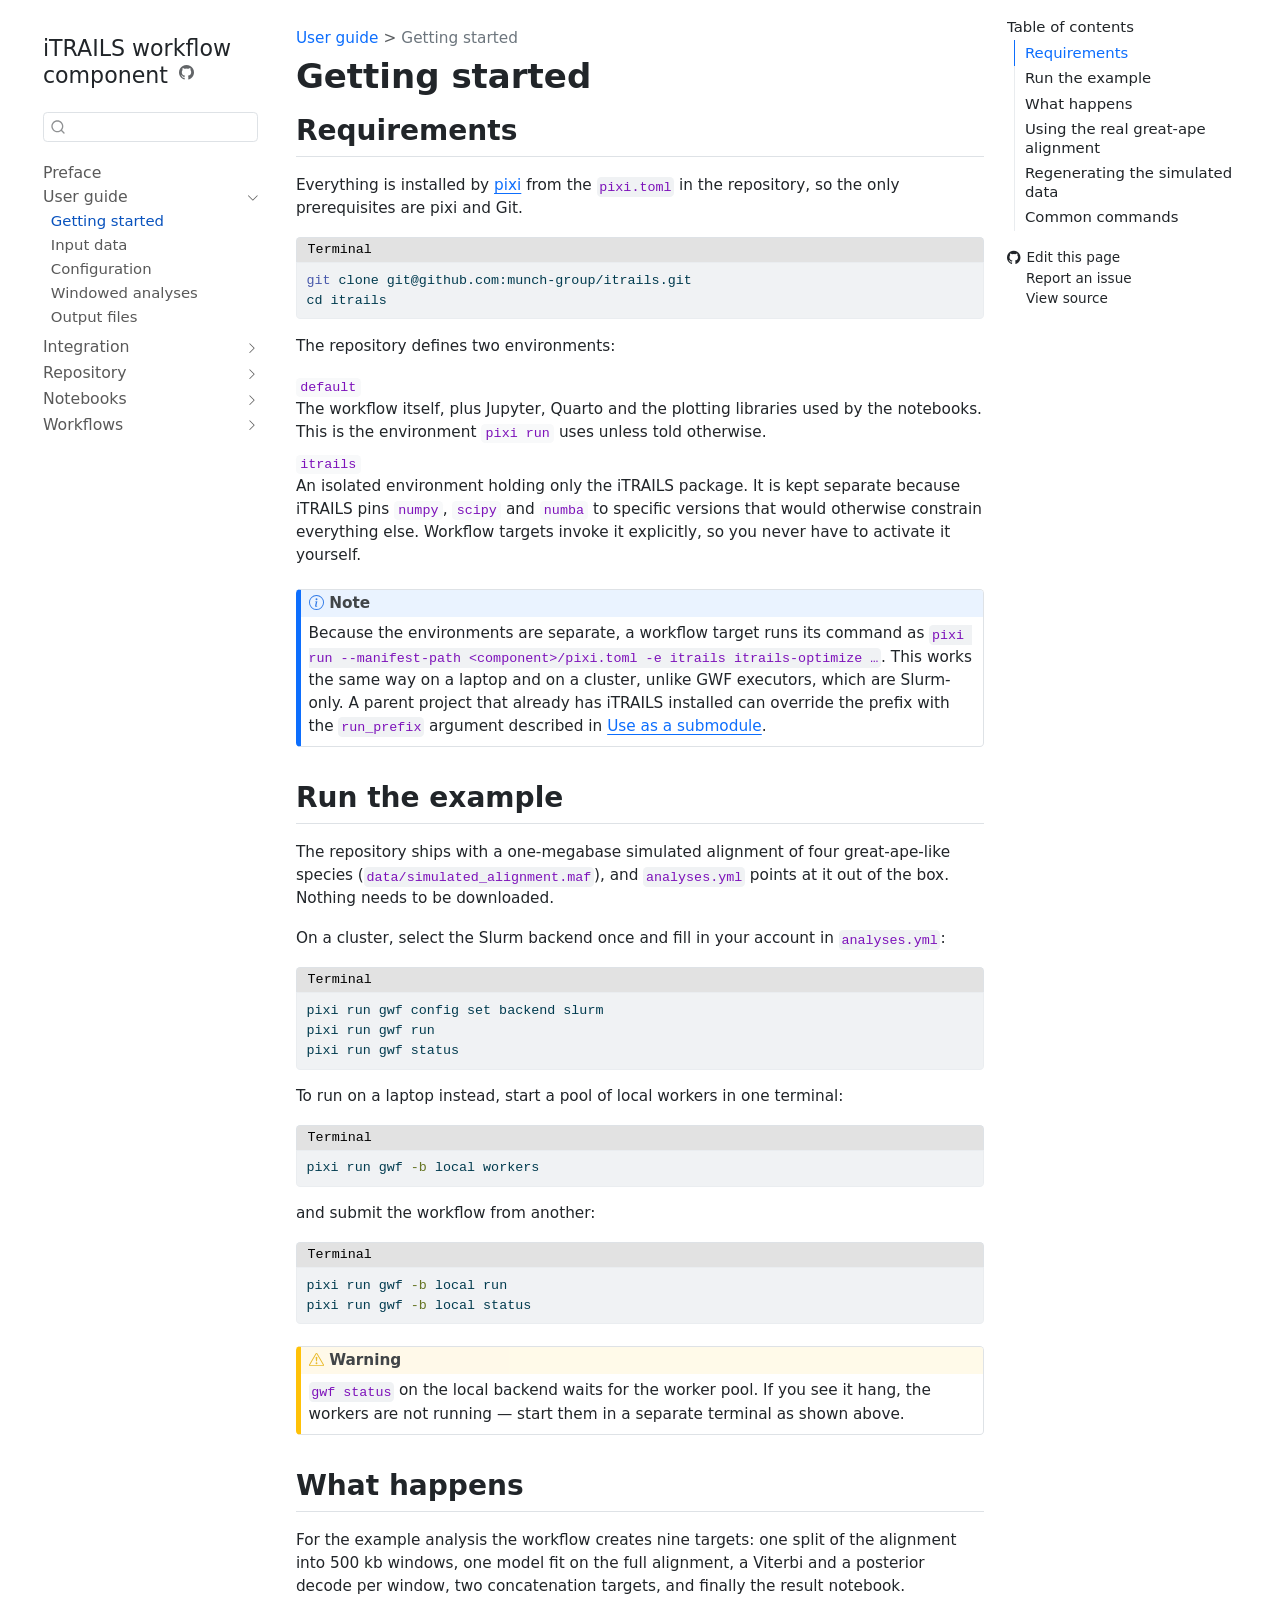
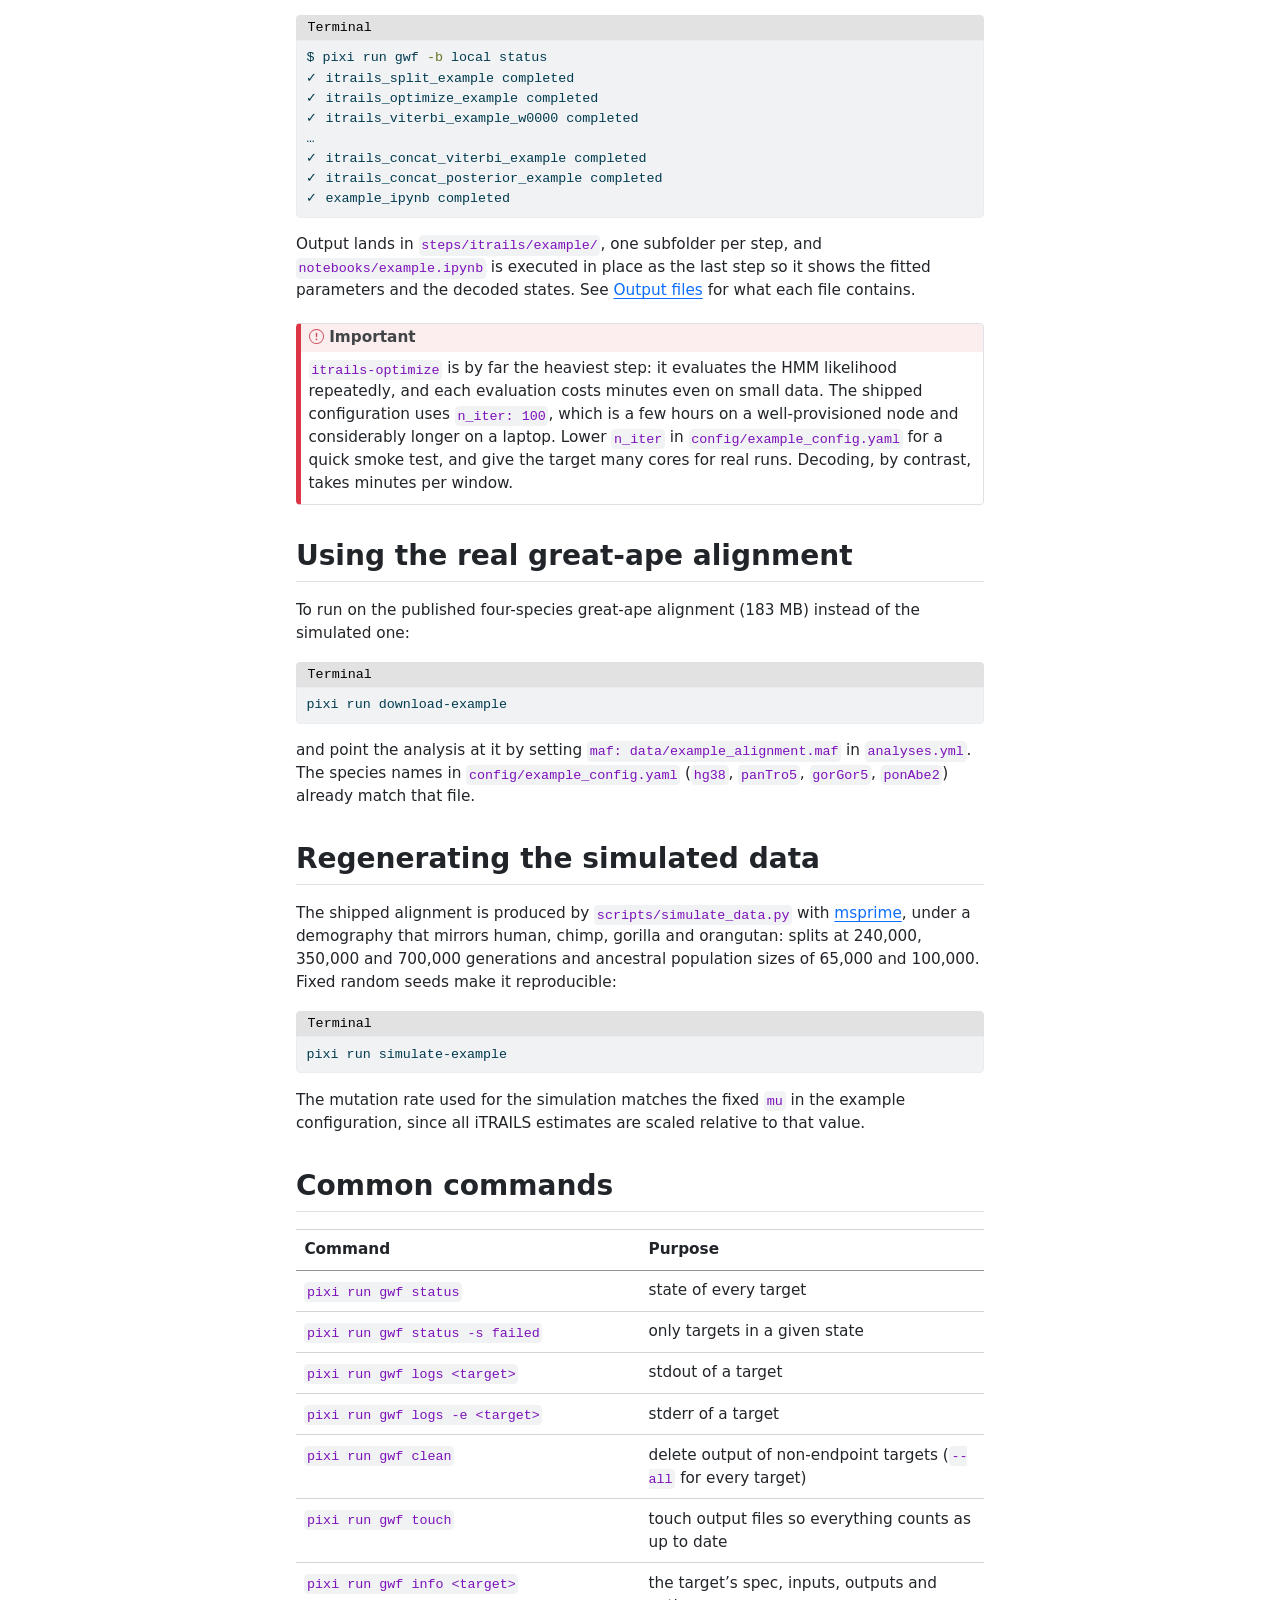
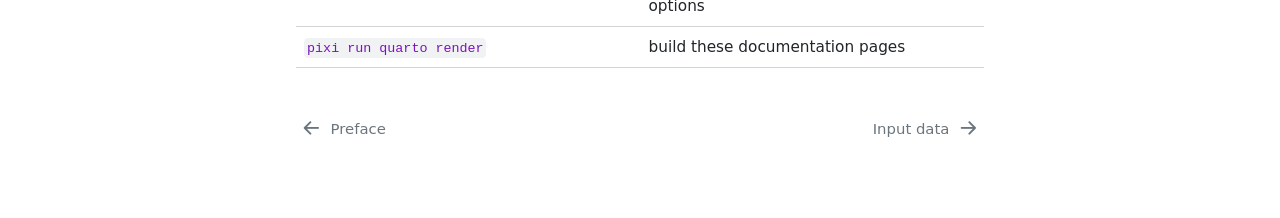
<file: docs/getting-started.html>
<!DOCTYPE html>
<html xmlns="http://www.w3.org/1999/xhtml" lang="en" xml:lang="en"><head>

<meta charset="utf-8">
<meta name="generator" content="quarto-1.10.18">

<meta name="viewport" content="width=device-width, initial-scale=1.0, user-scalable=yes">


<title>Getting started – iTRAILS workflow component</title>
<style>
/* Default styles provided by pandoc.
** See https://pandoc.org/MANUAL.html#variables-for-html for config info.
*/
span.smallcaps{font-variant: small-caps;}
div.columns{display: flex; gap: 1.5em;}
div.column{flex: auto;}
@media screen {
div.columns{gap: min(4vw, 1.5em);}
div.column{overflow-x: auto;}
}
div.hanging-indent{margin-left: 1.5em; text-indent: -1.5em;}
ul.task-list{list-style: none;}
ul.task-list li input[type="checkbox"] {
  width: 0.8em;
  margin: 0 0.8em 0.2em -1em; /* quarto-specific, see https://github.com/quarto-dev/quarto-cli/issues/4556 */ 
  vertical-align: middle;
}
/* CSS for syntax highlighting */
html { -webkit-text-size-adjust: 100%; }
pre > code.sourceCode { white-space: pre; position: relative; }
pre > code.sourceCode > span { display: inline-block; line-height: 1.25; }
pre > code.sourceCode > span:empty { height: 1.2em; }
.sourceCode { overflow: visible; }
code.sourceCode > span { color: inherit; text-decoration: inherit; }
div.sourceCode { margin: 1em 0; }
pre.sourceCode { margin: 0; }
@media screen {
div.sourceCode { overflow: auto; }
}
@media print {
pre > code.sourceCode { white-space: pre-wrap; }
pre > code.sourceCode > span { text-indent: -5em; padding-left: 5em; }
}
pre.numberSource code
  { counter-reset: source-line 0; }
pre.numberSource code > span
  { position: relative; left: -4em; counter-increment: source-line; }
pre.numberSource code > span > a:first-child::before
  { content: counter(source-line);
    position: relative; left: -1em; text-align: right; vertical-align: baseline;
    border: none; display: inline-block;
    -webkit-touch-callout: none; -webkit-user-select: none;
    -khtml-user-select: none; -moz-user-select: none;
    -ms-user-select: none; user-select: none;
    padding: 0 4px; width: 4em;
  }
pre.numberSource { margin-left: 3em;  padding-left: 4px; }
div.sourceCode
  {   }
@media screen {
pre > code.sourceCode > span > a:first-child::before { text-decoration: underline; }
}
</style>


<script src="../site_libs/quarto-nav/quarto-nav.js"></script>
<script src="../site_libs/quarto-nav/headroom.min.js"></script>
<script src="../site_libs/clipboard/clipboard.min.js"></script>
<script src="../site_libs/quarto-search/autocomplete.umd.js"></script>
<script src="../site_libs/quarto-search/fuse.min.js"></script>
<script src="../site_libs/quarto-search/quarto-search.js"></script>
<meta name="quarto:offset" content="../">
<link href="../docs/input.html" rel="next">
<link href="../index.html" rel="prev">
<script src="../site_libs/quarto-html/quarto.js" type="module"></script>
<script src="../site_libs/quarto-html/tabsets/tabsets.js" type="module"></script>
<script src="../site_libs/quarto-html/popper.min.js"></script>
<script src="../site_libs/quarto-html/tippy.umd.min.js"></script>
<script src="../site_libs/quarto-html/anchor.min.js"></script>
<link href="../site_libs/quarto-html/tippy.css" rel="stylesheet">
<link href="../site_libs/quarto-html/quarto-syntax-highlighting-64a204ab8560d761af7679ceaba22944.css" rel="stylesheet" id="quarto-text-highlighting-styles">
<script src="../site_libs/bootstrap/bootstrap.min.js"></script>
<link href="../site_libs/bootstrap/bootstrap-icons.css" rel="stylesheet">
<link href="../site_libs/bootstrap/bootstrap-4becb4071c2cc0dd9f0b509d0fb2f5d6.min.css" rel="stylesheet" append-hash="true" id="quarto-bootstrap" data-mode="light">
<script id="quarto-search-options" type="application/json">{
  "location": "sidebar",
  "copy-button": false,
  "collapse-after": 3,
  "panel-placement": "start",
  "type": "textbox",
  "limit": 50,
  "keyboard-shortcut": [
    "f",
    "/",
    "s"
  ],
  "show-item-context": false,
  "language": {
    "search-no-results-text": "No results",
    "search-matching-documents-text": "matching documents",
    "search-copy-link-title": "Copy link to search",
    "search-hide-matches-text": "Hide additional matches",
    "search-more-match-text": "more match in this document",
    "search-more-matches-text": "more matches in this document",
    "search-clear-button-title": "Clear",
    "search-text-placeholder": "",
    "search-detached-cancel-button-title": "Cancel",
    "search-submit-button-title": "Submit",
    "search-label": "Search"
  }
}</script>
<script async="" src="https://hypothes.is/embed.js"></script>
<script>
  window.document.addEventListener("DOMContentLoaded", function (_event) {
    document.body.classList.add('hypothesis-enabled');
  });
</script>


</head>

<body class="nav-sidebar floating quarto-light">

<div id="quarto-search-results"></div>
  <header id="quarto-header" class="headroom fixed-top">
  <nav class="quarto-secondary-nav">
    <div class="container-fluid d-flex">
      <button type="button" class="quarto-btn-toggle btn" data-bs-toggle="collapse" role="button" data-bs-target=".quarto-sidebar-collapse-item" aria-controls="quarto-sidebar" aria-expanded="false" aria-label="Toggle sidebar navigation" onclick="if (window.quartoToggleHeadroom) { window.quartoToggleHeadroom(); }">
        <i class="bi bi-layout-text-sidebar-reverse"></i>
      </button>
        <nav class="quarto-page-breadcrumbs" aria-label="breadcrumb"><ol class="breadcrumb"><li class="breadcrumb-item"><a href="../docs/getting-started.html">User guide</a></li><li class="breadcrumb-item"><a href="../docs/getting-started.html"><span class="chapter-title">Getting started</span></a></li></ol></nav>
        <a class="flex-grow-1" role="navigation" data-bs-toggle="collapse" data-bs-target=".quarto-sidebar-collapse-item" aria-controls="quarto-sidebar" aria-expanded="false" aria-label="Toggle sidebar navigation" onclick="if (window.quartoToggleHeadroom) { window.quartoToggleHeadroom(); }">      
        </a>
      <button type="button" class="btn quarto-search-button" aria-label="Search" onclick="window.quartoOpenSearch();">
        <i class="bi bi-search"></i>
      </button>
    </div>
  </nav>
</header>
<!-- content -->
<div id="quarto-content" class="quarto-container page-columns page-rows-contents page-layout-article">
<!-- sidebar -->
  <nav id="quarto-sidebar" class="sidebar collapse collapse-horizontal quarto-sidebar-collapse-item sidebar-navigation floating overflow-auto">
    <div class="pt-lg-2 mt-2 text-left sidebar-header">
    <div class="sidebar-title mb-0 py-0">
      <a href="../">iTRAILS workflow component</a> 
        <div class="sidebar-tools-main">
    <a href="https://github.com/munch-group/itrails" title="Source Code" class="quarto-navigation-tool px-1" aria-label="Source Code"><i class="bi bi-github"></i></a>
</div>
    </div>
      </div>
        <div class="mt-2 flex-shrink-0 align-items-center">
        <div class="sidebar-search">
        <div id="quarto-search" class="" title="Search"></div>
        </div>
        </div>
    <div class="sidebar-menu-container"> 
    <ul class="list-unstyled mt-1">
        <li class="sidebar-item">
  <div class="sidebar-item-container"> 
  <a href="../index.html" class="sidebar-item-text sidebar-link">
 <span class="menu-text">Preface</span></a>
  </div>
</li>
        <li class="sidebar-item sidebar-item-section">
      <div class="sidebar-item-container"> 
            <a class="sidebar-item-text sidebar-link text-start" data-bs-toggle="collapse" data-bs-target="#quarto-sidebar-section-1" role="navigation" aria-expanded="true">
 <span class="menu-text">User guide</span></a>
          <a class="sidebar-item-toggle text-start" data-bs-toggle="collapse" data-bs-target="#quarto-sidebar-section-1" role="navigation" aria-expanded="true" aria-label="Toggle section">
            <i class="bi bi-chevron-right ms-2"></i>
          </a> 
      </div>
      <ul id="quarto-sidebar-section-1" class="collapse list-unstyled sidebar-section depth1 show">  
          <li class="sidebar-item">
  <div class="sidebar-item-container"> 
  <a href="../docs/getting-started.html" class="sidebar-item-text sidebar-link active"><span class="chapter-title">Getting started</span></a>
  </div>
</li>
          <li class="sidebar-item">
  <div class="sidebar-item-container"> 
  <a href="../docs/input.html" class="sidebar-item-text sidebar-link"><span class="chapter-title">Input data</span></a>
  </div>
</li>
          <li class="sidebar-item">
  <div class="sidebar-item-container"> 
  <a href="../docs/configuration.html" class="sidebar-item-text sidebar-link"><span class="chapter-title">Configuration</span></a>
  </div>
</li>
          <li class="sidebar-item">
  <div class="sidebar-item-container"> 
  <a href="../docs/windowing.html" class="sidebar-item-text sidebar-link"><span class="chapter-title">Windowed analyses</span></a>
  </div>
</li>
          <li class="sidebar-item">
  <div class="sidebar-item-container"> 
  <a href="../docs/outputs.html" class="sidebar-item-text sidebar-link"><span class="chapter-title">Output files</span></a>
  </div>
</li>
      </ul>
  </li>
        <li class="sidebar-item sidebar-item-section">
      <div class="sidebar-item-container"> 
            <a class="sidebar-item-text sidebar-link text-start collapsed" data-bs-toggle="collapse" data-bs-target="#quarto-sidebar-section-2" role="navigation" aria-expanded="false">
 <span class="menu-text">Integration</span></a>
          <a class="sidebar-item-toggle text-start collapsed" data-bs-toggle="collapse" data-bs-target="#quarto-sidebar-section-2" role="navigation" aria-expanded="false" aria-label="Toggle section">
            <i class="bi bi-chevron-right ms-2"></i>
          </a> 
      </div>
      <ul id="quarto-sidebar-section-2" class="collapse list-unstyled sidebar-section depth1 ">  
          <li class="sidebar-item">
  <div class="sidebar-item-container"> 
  <a href="../docs/submodule.html" class="sidebar-item-text sidebar-link"><span class="chapter-title">Use as a submodule</span></a>
  </div>
</li>
      </ul>
  </li>
        <li class="sidebar-item sidebar-item-section">
      <div class="sidebar-item-container"> 
            <a class="sidebar-item-text sidebar-link text-start collapsed" data-bs-toggle="collapse" data-bs-target="#quarto-sidebar-section-3" role="navigation" aria-expanded="false">
 <span class="menu-text">Repository</span></a>
          <a class="sidebar-item-toggle text-start collapsed" data-bs-toggle="collapse" data-bs-target="#quarto-sidebar-section-3" role="navigation" aria-expanded="false" aria-label="Toggle section">
            <i class="bi bi-chevron-right ms-2"></i>
          </a> 
      </div>
      <ul id="quarto-sidebar-section-3" class="collapse list-unstyled sidebar-section depth1 ">  
          <li class="sidebar-item">
  <div class="sidebar-item-container"> 
  <a href="../docs/website.html" class="sidebar-item-text sidebar-link"><span class="chapter-title">The documentation website</span></a>
  </div>
</li>
      </ul>
  </li>
        <li class="sidebar-item sidebar-item-section">
      <div class="sidebar-item-container"> 
            <a class="sidebar-item-text sidebar-link text-start collapsed" data-bs-toggle="collapse" data-bs-target="#quarto-sidebar-section-4" role="navigation" aria-expanded="false">
 <span class="menu-text">Notebooks</span></a>
          <a class="sidebar-item-toggle text-start collapsed" data-bs-toggle="collapse" data-bs-target="#quarto-sidebar-section-4" role="navigation" aria-expanded="false" aria-label="Toggle section">
            <i class="bi bi-chevron-right ms-2"></i>
          </a> 
      </div>
      <ul id="quarto-sidebar-section-4" class="collapse list-unstyled sidebar-section depth1 ">  
          <li class="sidebar-item">
  <div class="sidebar-item-container"> 
  <a href="../notebooks/example.html" class="sidebar-item-text sidebar-link"><span class="chapter-title">iTRAILS results</span></a>
  </div>
</li>
      </ul>
  </li>
        <li class="sidebar-item sidebar-item-section">
      <div class="sidebar-item-container"> 
            <a class="sidebar-item-text sidebar-link text-start collapsed" data-bs-toggle="collapse" data-bs-target="#quarto-sidebar-section-5" role="navigation" aria-expanded="false">
 <span class="menu-text">Workflows</span></a>
          <a class="sidebar-item-toggle text-start collapsed" data-bs-toggle="collapse" data-bs-target="#quarto-sidebar-section-5" role="navigation" aria-expanded="false" aria-label="Toggle section">
            <i class="bi bi-chevron-right ms-2"></i>
          </a> 
      </div>
      <ul id="quarto-sidebar-section-5" class="collapse list-unstyled sidebar-section depth1 ">  
          <li class="sidebar-item">
  <div class="sidebar-item-container"> 
  <a href="../workflow.html" class="sidebar-item-text sidebar-link"><span class="chapter-title">GWF workflow</span></a>
  </div>
</li>
      </ul>
  </li>
    </ul>
    </div>
</nav>
<div id="quarto-sidebar-glass" class="quarto-sidebar-collapse-item" data-bs-toggle="collapse" data-bs-target=".quarto-sidebar-collapse-item"></div>
<!-- margin-sidebar -->
    <div id="quarto-margin-sidebar" class="sidebar margin-sidebar">
        <nav id="TOC" role="doc-toc" class="toc-active">
    <h2 id="toc-title">Table of contents</h2>
   
  <ul class="collapse">
  <li><a href="#requirements" id="toc-requirements" class="nav-link active" data-scroll-target="#requirements">Requirements</a></li>
  <li><a href="#run-the-example" id="toc-run-the-example" class="nav-link" data-scroll-target="#run-the-example">Run the example</a></li>
  <li><a href="#what-happens" id="toc-what-happens" class="nav-link" data-scroll-target="#what-happens">What happens</a></li>
  <li><a href="#using-the-real-great-ape-alignment" id="toc-using-the-real-great-ape-alignment" class="nav-link" data-scroll-target="#using-the-real-great-ape-alignment">Using the real great-ape alignment</a></li>
  <li><a href="#regenerating-the-simulated-data" id="toc-regenerating-the-simulated-data" class="nav-link" data-scroll-target="#regenerating-the-simulated-data">Regenerating the simulated data</a></li>
  <li><a href="#common-commands" id="toc-common-commands" class="nav-link" data-scroll-target="#common-commands">Common commands</a></li>
  </ul>
<div class="toc-actions"><ul class="collapse"><li><a href="https://github.com/munch-group/itrails/edit/main/docs/getting-started.qmd" class="toc-action"><i class="bi bi-github"></i>Edit this page</a></li><li><a href="https://github.com/munch-group/itrails/issues/new" class="toc-action"><i class="bi empty"></i>Report an issue</a></li><li><a href="https://github.com/munch-group/itrails/blob/main/docs/getting-started.qmd" class="toc-action"><i class="bi empty"></i>View source</a></li></ul></div></nav>
    </div>
<!-- main -->
<main class="content" id="quarto-document-content">

<header id="title-block-header" class="quarto-title-block default"><nav class="quarto-page-breadcrumbs quarto-title-breadcrumbs d-none d-lg-block" aria-label="breadcrumb"><ol class="breadcrumb"><li class="breadcrumb-item"><a href="../docs/getting-started.html">User guide</a></li><li class="breadcrumb-item"><a href="../docs/getting-started.html"><span class="chapter-title">Getting started</span></a></li></ol></nav>
<div class="quarto-title">
<h1 class="title"><span class="chapter-title">Getting started</span></h1>
</div>



<div class="quarto-title-meta">

    
  
    
  </div>
  


</header>


<section id="requirements" class="level2">
<h2 class="anchored" data-anchor-id="requirements">Requirements</h2>
<p>Everything is installed by <a href="https://pixi.sh">pixi</a> from the <code>pixi.toml</code> in the repository, so the only prerequisites are pixi and Git.</p>
<div class="code-with-filename">
<div class="code-with-filename-file">
<pre><strong>Terminal</strong></pre>
</div>
<div class="code-copy-outer-scaffold"><div class="sourceCode" id="cb1" data-filename="Terminal"><pre class="sourceCode bash code-with-copy"><code class="sourceCode bash"><span id="cb1-1"><a href="#cb1-1" aria-hidden="true" tabindex="-1"></a><span class="fu">git</span> clone git@github.com:munch-group/itrails.git</span>
<span id="cb1-2"><a href="#cb1-2" aria-hidden="true" tabindex="-1"></a><span class="bu">cd</span> itrails</span></code></pre></div><button title="Copy to Clipboard" class="code-copy-button"><i class="bi"></i></button></div>
</div>
<p>The repository defines two environments:</p>
<dl>
<dt><code>default</code></dt>
<dd>
The workflow itself, plus Jupyter, Quarto and the plotting libraries used by the notebooks. This is the environment <code>pixi run</code> uses unless told otherwise.
</dd>
<dt><code>itrails</code></dt>
<dd>
An isolated environment holding only the iTRAILS package. It is kept separate because iTRAILS pins <code>numpy</code>, <code>scipy</code> and <code>numba</code> to specific versions that would otherwise constrain everything else. Workflow targets invoke it explicitly, so you never have to activate it yourself.
</dd>
</dl>
<div class="callout callout-style-default callout-note callout-titled">
<div class="callout-header d-flex align-content-center">
<div class="callout-icon-container">
<i class="callout-icon"></i>
</div>
<div class="callout-title-container flex-fill">
Note
</div>
</div>
<div class="callout-body-container callout-body">
<p>Because the environments are separate, a workflow target runs its command as <code>pixi run --manifest-path &lt;component&gt;/pixi.toml -e itrails itrails-optimize …</code>. This works the same way on a laptop and on a cluster, unlike GWF executors, which are Slurm-only. A parent project that already has iTRAILS installed can override the prefix with the <code>run_prefix</code> argument described in <a href="../docs/submodule.html">Use as a submodule</a>.</p>
</div>
</div>
</section>
<section id="run-the-example" class="level2">
<h2 class="anchored" data-anchor-id="run-the-example">Run the example</h2>
<p>The repository ships with a one-megabase simulated alignment of four great-ape-like species (<code>data/simulated_alignment.maf</code>), and <code>analyses.yml</code> points at it out of the box. Nothing needs to be downloaded.</p>
<p>On a cluster, select the Slurm backend once and fill in your account in <code>analyses.yml</code>:</p>
<div class="code-with-filename">
<div class="code-with-filename-file">
<pre><strong>Terminal</strong></pre>
</div>
<div class="code-copy-outer-scaffold"><div class="sourceCode" id="cb2" data-filename="Terminal"><pre class="sourceCode bash code-with-copy"><code class="sourceCode bash"><span id="cb2-1"><a href="#cb2-1" aria-hidden="true" tabindex="-1"></a><span class="ex">pixi</span> run gwf config set backend slurm</span>
<span id="cb2-2"><a href="#cb2-2" aria-hidden="true" tabindex="-1"></a><span class="ex">pixi</span> run gwf run</span>
<span id="cb2-3"><a href="#cb2-3" aria-hidden="true" tabindex="-1"></a><span class="ex">pixi</span> run gwf status</span></code></pre></div><button title="Copy to Clipboard" class="code-copy-button"><i class="bi"></i></button></div>
</div>
<p>To run on a laptop instead, start a pool of local workers in one terminal:</p>
<div class="code-with-filename">
<div class="code-with-filename-file">
<pre><strong>Terminal</strong></pre>
</div>
<div class="code-copy-outer-scaffold"><div class="sourceCode" id="cb3" data-filename="Terminal"><pre class="sourceCode bash code-with-copy"><code class="sourceCode bash"><span id="cb3-1"><a href="#cb3-1" aria-hidden="true" tabindex="-1"></a><span class="ex">pixi</span> run gwf <span class="at">-b</span> local workers</span></code></pre></div><button title="Copy to Clipboard" class="code-copy-button"><i class="bi"></i></button></div>
</div>
<p>and submit the workflow from another:</p>
<div class="code-with-filename">
<div class="code-with-filename-file">
<pre><strong>Terminal</strong></pre>
</div>
<div class="code-copy-outer-scaffold"><div class="sourceCode" id="cb4" data-filename="Terminal"><pre class="sourceCode bash code-with-copy"><code class="sourceCode bash"><span id="cb4-1"><a href="#cb4-1" aria-hidden="true" tabindex="-1"></a><span class="ex">pixi</span> run gwf <span class="at">-b</span> local run</span>
<span id="cb4-2"><a href="#cb4-2" aria-hidden="true" tabindex="-1"></a><span class="ex">pixi</span> run gwf <span class="at">-b</span> local status</span></code></pre></div><button title="Copy to Clipboard" class="code-copy-button"><i class="bi"></i></button></div>
</div>
<div class="callout callout-style-default callout-warning callout-titled">
<div class="callout-header d-flex align-content-center">
<div class="callout-icon-container">
<i class="callout-icon"></i>
</div>
<div class="callout-title-container flex-fill">
Warning
</div>
</div>
<div class="callout-body-container callout-body">
<p><code>gwf status</code> on the local backend waits for the worker pool. If you see it hang, the workers are not running — start them in a separate terminal as shown above.</p>
</div>
</div>
</section>
<section id="what-happens" class="level2">
<h2 class="anchored" data-anchor-id="what-happens">What happens</h2>
<p>For the example analysis the workflow creates nine targets: one split of the alignment into 500 kb windows, one model fit on the full alignment, a Viterbi and a posterior decode per window, two concatenation targets, and finally the result notebook.</p>
<div class="code-with-filename">
<div class="code-with-filename-file">
<pre><strong>Terminal</strong></pre>
</div>
<div class="code-copy-outer-scaffold"><div class="sourceCode" id="cb5" data-filename="Terminal"><pre class="sourceCode bash code-with-copy"><code class="sourceCode bash"><span id="cb5-1"><a href="#cb5-1" aria-hidden="true" tabindex="-1"></a><span class="ex">$</span> pixi run gwf <span class="at">-b</span> local status</span>
<span id="cb5-2"><a href="#cb5-2" aria-hidden="true" tabindex="-1"></a><span class="ex">✓</span> itrails_split_example completed</span>
<span id="cb5-3"><a href="#cb5-3" aria-hidden="true" tabindex="-1"></a><span class="ex">✓</span> itrails_optimize_example completed</span>
<span id="cb5-4"><a href="#cb5-4" aria-hidden="true" tabindex="-1"></a><span class="ex">✓</span> itrails_viterbi_example_w0000 completed</span>
<span id="cb5-5"><a href="#cb5-5" aria-hidden="true" tabindex="-1"></a><span class="ex">…</span></span>
<span id="cb5-6"><a href="#cb5-6" aria-hidden="true" tabindex="-1"></a><span class="ex">✓</span> itrails_concat_viterbi_example completed</span>
<span id="cb5-7"><a href="#cb5-7" aria-hidden="true" tabindex="-1"></a><span class="ex">✓</span> itrails_concat_posterior_example completed</span>
<span id="cb5-8"><a href="#cb5-8" aria-hidden="true" tabindex="-1"></a><span class="ex">✓</span> example_ipynb completed</span></code></pre></div><button title="Copy to Clipboard" class="code-copy-button"><i class="bi"></i></button></div>
</div>
<p>Output lands in <code>steps/itrails/example/</code>, one subfolder per step, and <code>notebooks/example.ipynb</code> is executed in place as the last step so it shows the fitted parameters and the decoded states. See <a href="../docs/outputs.html">Output files</a> for what each file contains.</p>
<div class="callout callout-style-default callout-important callout-titled">
<div class="callout-header d-flex align-content-center">
<div class="callout-icon-container">
<i class="callout-icon"></i>
</div>
<div class="callout-title-container flex-fill">
Important
</div>
</div>
<div class="callout-body-container callout-body">
<p><code>itrails-optimize</code> is by far the heaviest step: it evaluates the HMM likelihood repeatedly, and each evaluation costs minutes even on small data. The shipped configuration uses <code>n_iter: 100</code>, which is a few hours on a well-provisioned node and considerably longer on a laptop. Lower <code>n_iter</code> in <code>config/example_config.yaml</code> for a quick smoke test, and give the target many cores for real runs. Decoding, by contrast, takes minutes per window.</p>
</div>
</div>
</section>
<section id="using-the-real-great-ape-alignment" class="level2">
<h2 class="anchored" data-anchor-id="using-the-real-great-ape-alignment">Using the real great-ape alignment</h2>
<p>To run on the published four-species great-ape alignment (183 MB) instead of the simulated one:</p>
<div class="code-with-filename">
<div class="code-with-filename-file">
<pre><strong>Terminal</strong></pre>
</div>
<div class="code-copy-outer-scaffold"><div class="sourceCode" id="cb6" data-filename="Terminal"><pre class="sourceCode bash code-with-copy"><code class="sourceCode bash"><span id="cb6-1"><a href="#cb6-1" aria-hidden="true" tabindex="-1"></a><span class="ex">pixi</span> run download-example</span></code></pre></div><button title="Copy to Clipboard" class="code-copy-button"><i class="bi"></i></button></div>
</div>
<p>and point the analysis at it by setting <code>maf: data/example_alignment.maf</code> in <code>analyses.yml</code>. The species names in <code>config/example_config.yaml</code> (<code>hg38</code>, <code>panTro5</code>, <code>gorGor5</code>, <code>ponAbe2</code>) already match that file.</p>
</section>
<section id="regenerating-the-simulated-data" class="level2">
<h2 class="anchored" data-anchor-id="regenerating-the-simulated-data">Regenerating the simulated data</h2>
<p>The shipped alignment is produced by <code>scripts/simulate_data.py</code> with <a href="https://tskit.dev/msprime/">msprime</a>, under a demography that mirrors human, chimp, gorilla and orangutan: splits at 240,000, 350,000 and 700,000 generations and ancestral population sizes of 65,000 and 100,000. Fixed random seeds make it reproducible:</p>
<div class="code-with-filename">
<div class="code-with-filename-file">
<pre><strong>Terminal</strong></pre>
</div>
<div class="code-copy-outer-scaffold"><div class="sourceCode" id="cb7" data-filename="Terminal"><pre class="sourceCode bash code-with-copy"><code class="sourceCode bash"><span id="cb7-1"><a href="#cb7-1" aria-hidden="true" tabindex="-1"></a><span class="ex">pixi</span> run simulate-example</span></code></pre></div><button title="Copy to Clipboard" class="code-copy-button"><i class="bi"></i></button></div>
</div>
<p>The mutation rate used for the simulation matches the fixed <code>mu</code> in the example configuration, since all iTRAILS estimates are scaled relative to that value.</p>
</section>
<section id="common-commands" class="level2">
<h2 class="anchored" data-anchor-id="common-commands">Common commands</h2>
<table class="caption-top table">
<colgroup>
<col style="width: 50%">
<col style="width: 50%">
</colgroup>
<thead>
<tr class="header">
<th style="text-align: left;">Command</th>
<th style="text-align: left;">Purpose</th>
</tr>
</thead>
<tbody>
<tr class="odd">
<td style="text-align: left;"><code>pixi run gwf status</code></td>
<td style="text-align: left;">state of every target</td>
</tr>
<tr class="even">
<td style="text-align: left;"><code>pixi run gwf status -s failed</code></td>
<td style="text-align: left;">only targets in a given state</td>
</tr>
<tr class="odd">
<td style="text-align: left;"><code>pixi run gwf logs &lt;target&gt;</code></td>
<td style="text-align: left;">stdout of a target</td>
</tr>
<tr class="even">
<td style="text-align: left;"><code>pixi run gwf logs -e &lt;target&gt;</code></td>
<td style="text-align: left;">stderr of a target</td>
</tr>
<tr class="odd">
<td style="text-align: left;"><code>pixi run gwf clean</code></td>
<td style="text-align: left;">delete output of non-endpoint targets (<code>--all</code> for every target)</td>
</tr>
<tr class="even">
<td style="text-align: left;"><code>pixi run gwf touch</code></td>
<td style="text-align: left;">touch output files so everything counts as up to date</td>
</tr>
<tr class="odd">
<td style="text-align: left;"><code>pixi run gwf info &lt;target&gt;</code></td>
<td style="text-align: left;">the target’s spec, inputs, outputs and options</td>
</tr>
<tr class="even">
<td style="text-align: left;"><code>pixi run quarto render</code></td>
<td style="text-align: left;">build these documentation pages</td>
</tr>
</tbody>
</table>


</section>

</main> <!-- /main -->
<script id="quarto-html-after-body" type="application/javascript">
  window.document.addEventListener("DOMContentLoaded", function (event) {
    const icon = "";
    const anchorJS = new window.AnchorJS();
    anchorJS.options = {
      placement: 'right',
      icon: icon
    };
    anchorJS.add('.anchored');
    const isCodeAnnotation = (el) => {
      for (const clz of el.classList) {
        if (clz.startsWith('code-annotation-')) {                     
          return true;
        }
      }
      return false;
    }
    const onCopySuccess = function(e) {
      // button target
      const button = e.trigger;
      // don't keep focus
      button.blur();
      // flash "checked"
      button.classList.add('code-copy-button-checked');
      var currentTitle = button.getAttribute("title");
      button.setAttribute("title", "Copied!");
      let tooltip;
      if (window.bootstrap) {
        button.setAttribute("data-bs-toggle", "tooltip");
        button.setAttribute("data-bs-placement", "left");
        button.setAttribute("data-bs-title", "Copied!");
        tooltip = new bootstrap.Tooltip(button, 
          { trigger: "manual", 
            customClass: "code-copy-button-tooltip",
            offset: [0, -8]});
        tooltip.show();    
      }
      setTimeout(function() {
        if (tooltip) {
          tooltip.hide();
          button.removeAttribute("data-bs-title");
          button.removeAttribute("data-bs-toggle");
          button.removeAttribute("data-bs-placement");
        }
        button.setAttribute("title", currentTitle);
        button.classList.remove('code-copy-button-checked');
      }, 1000);
      // clear code selection
      e.clearSelection();
    }
    const getTextToCopy = function(trigger) {
      const outerScaffold = trigger.parentElement.cloneNode(true);
      const codeEl = outerScaffold.querySelector('code');
      for (const childEl of codeEl.children) {
        if (isCodeAnnotation(childEl)) {
          childEl.remove();
        }
      }
      return codeEl.innerText;
    }
    const clipboard = new window.ClipboardJS('.code-copy-button:not([data-in-quarto-modal])', {
      text: getTextToCopy
    });
    clipboard.on('success', onCopySuccess);
    if (window.document.getElementById('quarto-embedded-source-code-modal')) {
      const clipboardModal = new window.ClipboardJS('.code-copy-button[data-in-quarto-modal]', {
        text: getTextToCopy,
        container: window.document.getElementById('quarto-embedded-source-code-modal')
      });
      clipboardModal.on('success', onCopySuccess);
    }
      var localhostRegex = new RegExp(/^(?:http|https):\/\/localhost\:?[0-9]*\//);
      var mailtoRegex = new RegExp(/^mailto:/);
        var filterRegex = new RegExp('/' + window.location.host + '/');
      var isInternal = (href) => {
          return filterRegex.test(href) || localhostRegex.test(href) || mailtoRegex.test(href);
      }
      // Inspect non-navigation links and adorn them if external
     var links = window.document.querySelectorAll('a[href]:not(.nav-link):not(.navbar-brand):not(.toc-action):not(.sidebar-link):not(.sidebar-item-toggle):not(.pagination-link):not(.no-external):not([aria-hidden]):not(.dropdown-item):not(.quarto-navigation-tool):not(.about-link)');
      for (var i=0; i<links.length; i++) {
        const link = links[i];
        if (!isInternal(link.href)) {
          // undo the damage that might have been done by quarto-nav.js in the case of
          // links that we want to consider external
          if (link.dataset.originalHref !== undefined) {
            link.href = link.dataset.originalHref;
          }
        }
      }
    function tippyHover(el, contentFn, onTriggerFn, onUntriggerFn) {
      const config = {
        allowHTML: true,
        maxWidth: 500,
        delay: 100,
        arrow: false,
        appendTo: function(el) {
            return el.parentElement;
        },
        interactive: true,
        interactiveBorder: 10,
        theme: 'quarto',
        placement: 'bottom-start',
      };
      if (contentFn) {
        config.content = contentFn;
      }
      if (onTriggerFn) {
        config.onTrigger = onTriggerFn;
      }
      if (onUntriggerFn) {
        config.onUntrigger = onUntriggerFn;
      }
      window.tippy(el, config); 
    }
    const noterefs = window.document.querySelectorAll('a[role="doc-noteref"]');
    for (var i=0; i<noterefs.length; i++) {
      const ref = noterefs[i];
      tippyHover(ref, function() {
        // use id or data attribute instead here
        let href = ref.getAttribute('data-footnote-href') || ref.getAttribute('href');
        try { href = new URL(href).hash; } catch {}
        const id = href.replace(/^#\/?/, "");
        const note = window.document.getElementById(id);
        if (note) {
          return note.innerHTML;
        } else {
          return "";
        }
      });
    }
    const xrefs = window.document.querySelectorAll('a.quarto-xref');
    const processXRef = (id, note) => {
      // Strip column container classes
      const stripColumnClz = (el) => {
        el.classList.remove("page-full", "page-columns");
        if (el.children) {
          for (const child of el.children) {
            stripColumnClz(child);
          }
        }
      }
      stripColumnClz(note)
      if (id === null || id.startsWith('sec-')) {
        // Special case sections, only their first couple elements
        const container = document.createElement("div");
        if (note.children && note.children.length > 2) {
          container.appendChild(note.children[0].cloneNode(true));
          for (let i = 1; i < note.children.length; i++) {
            const child = note.children[i];
            if (child.tagName === "P" && child.innerText === "") {
              continue;
            } else {
              container.appendChild(child.cloneNode(true));
              break;
            }
          }
          if (window.Quarto?.typesetMath) {
            window.Quarto.typesetMath(container);
          }
          return container.innerHTML
        } else {
          if (window.Quarto?.typesetMath) {
            window.Quarto.typesetMath(note);
          }
          return note.innerHTML;
        }
      } else {
        // Remove any anchor links if they are present
        const anchorLink = note.querySelector('a.anchorjs-link');
        if (anchorLink) {
          anchorLink.remove();
        }
        if (window.Quarto?.typesetMath) {
          window.Quarto.typesetMath(note);
        }
        if (note.classList.contains("callout")) {
          return note.outerHTML;
        } else {
          return note.innerHTML;
        }
      }
    }
    for (var i=0; i<xrefs.length; i++) {
      const xref = xrefs[i];
      tippyHover(xref, undefined, function(instance) {
        instance.disable();
        let url = xref.getAttribute('href');
        let hash = undefined; 
        if (url.startsWith('#')) {
          hash = url;
        } else {
          try { hash = new URL(url).hash; } catch {}
        }
        if (hash) {
          const id = hash.replace(/^#\/?/, "");
          const note = window.document.getElementById(id);
          if (note !== null) {
            try {
              const html = processXRef(id, note.cloneNode(true));
              instance.setContent(html);
            } finally {
              instance.enable();
              instance.show();
            }
          } else {
            // See if we can fetch this
            fetch(url.split('#')[0])
            .then(res => res.text())
            .then(html => {
              const parser = new DOMParser();
              const htmlDoc = parser.parseFromString(html, "text/html");
              const note = htmlDoc.getElementById(id);
              if (note !== null) {
                const html = processXRef(id, note);
                instance.setContent(html);
              } 
            }).finally(() => {
              instance.enable();
              instance.show();
            });
          }
        } else {
          // See if we can fetch a full url (with no hash to target)
          // This is a special case and we should probably do some content thinning / targeting
          fetch(url)
          .then(res => res.text())
          .then(html => {
            const parser = new DOMParser();
            const htmlDoc = parser.parseFromString(html, "text/html");
            const note = htmlDoc.querySelector('main.content');
            if (note !== null) {
              // This should only happen for chapter cross references
              // (since there is no id in the URL)
              // remove the first header
              if (note.children.length > 0 && note.children[0].tagName === "HEADER") {
                note.children[0].remove();
              }
              const html = processXRef(null, note);
              instance.setContent(html);
            } 
          }).finally(() => {
            instance.enable();
            instance.show();
          });
        }
      }, function(instance) {
      });
    }
        let selectedAnnoteEl;
        const selectorForAnnotation = ( cell, annotation) => {
          let cellAttr = 'data-code-cell="' + cell + '"';
          let lineAttr = 'data-code-annotation="' +  annotation + '"';
          const selector = 'span[' + cellAttr + '][' + lineAttr + ']';
          return selector;
        }
        const selectCodeLines = (annoteEl) => {
          const doc = window.document;
          const targetCell = annoteEl.getAttribute("data-target-cell");
          const targetAnnotation = annoteEl.getAttribute("data-target-annotation");
          const annoteSpan = window.document.querySelector(selectorForAnnotation(targetCell, targetAnnotation));
          const lines = annoteSpan.getAttribute("data-code-lines").split(",");
          const lineIds = lines.map((line) => {
            return targetCell + "-" + line;
          })
          let top = null;
          let height = null;
          let parent = null;
          if (lineIds.length > 0) {
              //compute the position of the single el (top and bottom and make a div)
              const el = window.document.getElementById(lineIds[0]);
              top = el.offsetTop;
              height = el.offsetHeight;
              parent = el.parentElement.parentElement;
            if (lineIds.length > 1) {
              const lastEl = window.document.getElementById(lineIds[lineIds.length - 1]);
              const bottom = lastEl.offsetTop + lastEl.offsetHeight;
              height = bottom - top;
            }
            if (top !== null && height !== null && parent !== null) {
              // cook up a div (if necessary) and position it 
              let div = window.document.getElementById("code-annotation-line-highlight");
              if (div === null) {
                div = window.document.createElement("div");
                div.setAttribute("id", "code-annotation-line-highlight");
                div.style.position = 'absolute';
                parent.appendChild(div);
              }
              div.style.top = top - 2 + "px";
              div.style.height = height + 4 + "px";
              div.style.left = 0;
              let gutterDiv = window.document.getElementById("code-annotation-line-highlight-gutter");
              if (gutterDiv === null) {
                gutterDiv = window.document.createElement("div");
                gutterDiv.setAttribute("id", "code-annotation-line-highlight-gutter");
                gutterDiv.style.position = 'absolute';
                const codeCell = window.document.getElementById(targetCell);
                const gutter = codeCell.querySelector('.code-annotation-gutter');
                gutter.appendChild(gutterDiv);
              }
              gutterDiv.style.top = top - 2 + "px";
              gutterDiv.style.height = height + 4 + "px";
            }
            selectedAnnoteEl = annoteEl;
          }
        };
        const unselectCodeLines = () => {
          const elementsIds = ["code-annotation-line-highlight", "code-annotation-line-highlight-gutter"];
          elementsIds.forEach((elId) => {
            const div = window.document.getElementById(elId);
            if (div) {
              div.remove();
            }
          });
          selectedAnnoteEl = undefined;
        };
          // Handle positioning of the toggle
      window.addEventListener(
        "resize",
        throttle(() => {
          elRect = undefined;
          if (selectedAnnoteEl) {
            selectCodeLines(selectedAnnoteEl);
          }
        }, 10)
      );
      function throttle(fn, ms) {
      let throttle = false;
      let timer;
        return (...args) => {
          if(!throttle) { // first call gets through
              fn.apply(this, args);
              throttle = true;
          } else { // all the others get throttled
              if(timer) clearTimeout(timer); // cancel #2
              timer = setTimeout(() => {
                fn.apply(this, args);
                timer = throttle = false;
              }, ms);
          }
        };
      }
        // Attach click handler to the DT
        const annoteDls = window.document.querySelectorAll('dt[data-target-cell]');
        for (const annoteDlNode of annoteDls) {
          annoteDlNode.addEventListener('click', (event) => {
            const clickedEl = event.target;
            if (clickedEl !== selectedAnnoteEl) {
              unselectCodeLines();
              const activeEl = window.document.querySelector('dt[data-target-cell].code-annotation-active');
              if (activeEl) {
                activeEl.classList.remove('code-annotation-active');
              }
              selectCodeLines(clickedEl);
              clickedEl.classList.add('code-annotation-active');
            } else {
              // Unselect the line
              unselectCodeLines();
              clickedEl.classList.remove('code-annotation-active');
            }
          });
        }
    const findCites = (el) => {
      const parentEl = el.parentElement;
      if (parentEl) {
        const cites = parentEl.dataset.cites;
        if (cites) {
          return {
            el,
            cites: cites.split(' ')
          };
        } else {
          return findCites(el.parentElement)
        }
      } else {
        return undefined;
      }
    };
    var bibliorefs = window.document.querySelectorAll('a[role="doc-biblioref"]');
    for (var i=0; i<bibliorefs.length; i++) {
      const ref = bibliorefs[i];
      const citeInfo = findCites(ref);
      if (citeInfo) {
        tippyHover(citeInfo.el, function() {
          var popup = window.document.createElement('div');
          citeInfo.cites.forEach(function(cite) {
            var citeDiv = window.document.createElement('div');
            citeDiv.classList.add('hanging-indent');
            citeDiv.classList.add('csl-entry');
            var biblioDiv = window.document.getElementById('ref-' + cite);
            if (biblioDiv) {
              citeDiv.innerHTML = biblioDiv.innerHTML;
            }
            popup.appendChild(citeDiv);
          });
          return popup.innerHTML;
        });
      }
    }
  });
  </script>
<nav class="page-navigation">
  <div class="nav-page nav-page-previous">
      <a href="../index.html" class="pagination-link" aria-label="Preface">
        <i class="bi bi-arrow-left-short"></i> <span class="nav-page-text">Preface</span>
      </a>          
  </div>
  <div class="nav-page nav-page-next">
      <a href="../docs/input.html" class="pagination-link" aria-label="Input data">
        <span class="nav-page-text"><span class="chapter-title">Input data</span></span> <i class="bi bi-arrow-right-short"></i>
      </a>
  </div>
</nav>
</div> <!-- /content -->




<footer class="footer"><div class="nav-footer"><div class="nav-footer-center"><div class="toc-actions d-sm-block d-md-none"><ul><li><a href="https://github.com/munch-group/itrails/edit/main/docs/getting-started.qmd" class="toc-action"><i class="bi bi-github"></i>Edit this page</a></li><li><a href="https://github.com/munch-group/itrails/issues/new" class="toc-action"><i class="bi empty"></i>Report an issue</a></li><li><a href="https://github.com/munch-group/itrails/blob/main/docs/getting-started.qmd" class="toc-action"><i class="bi empty"></i>View source</a></li></ul></div></div></div></footer></body></html>
</file>
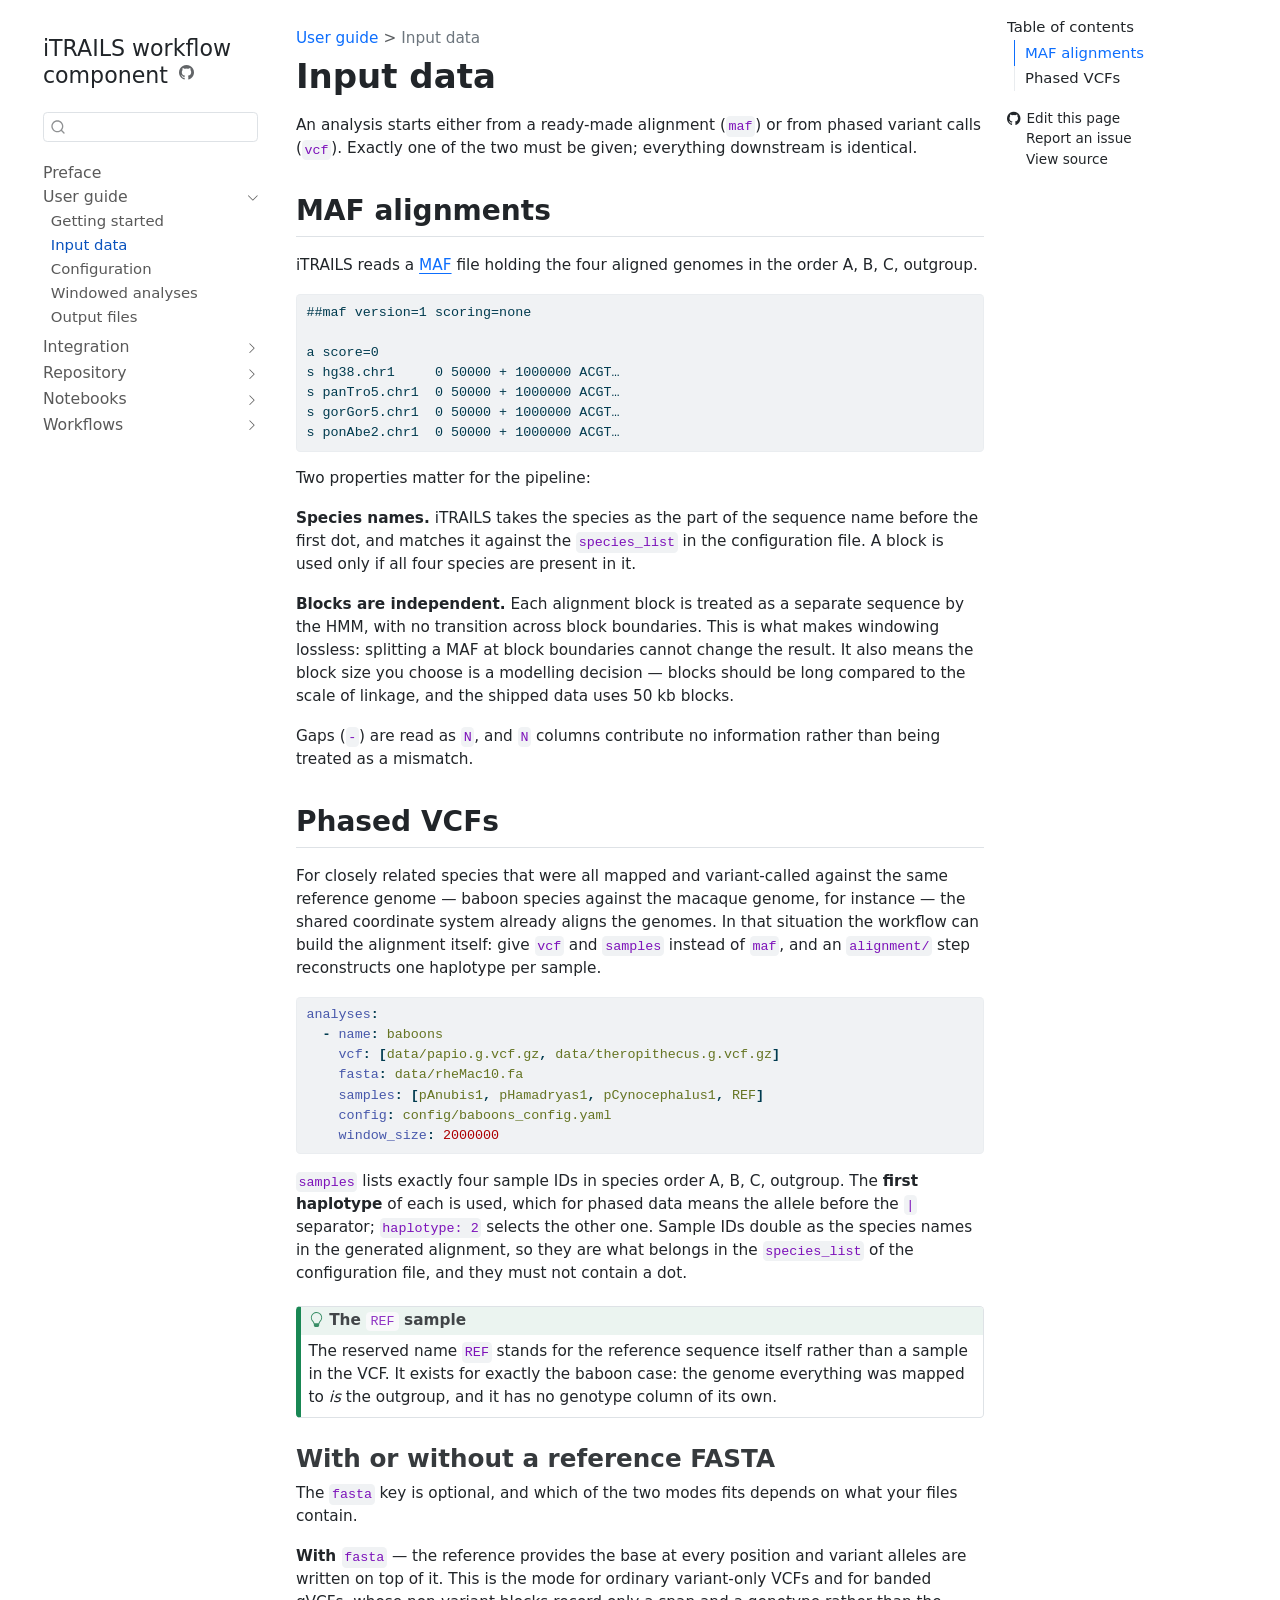
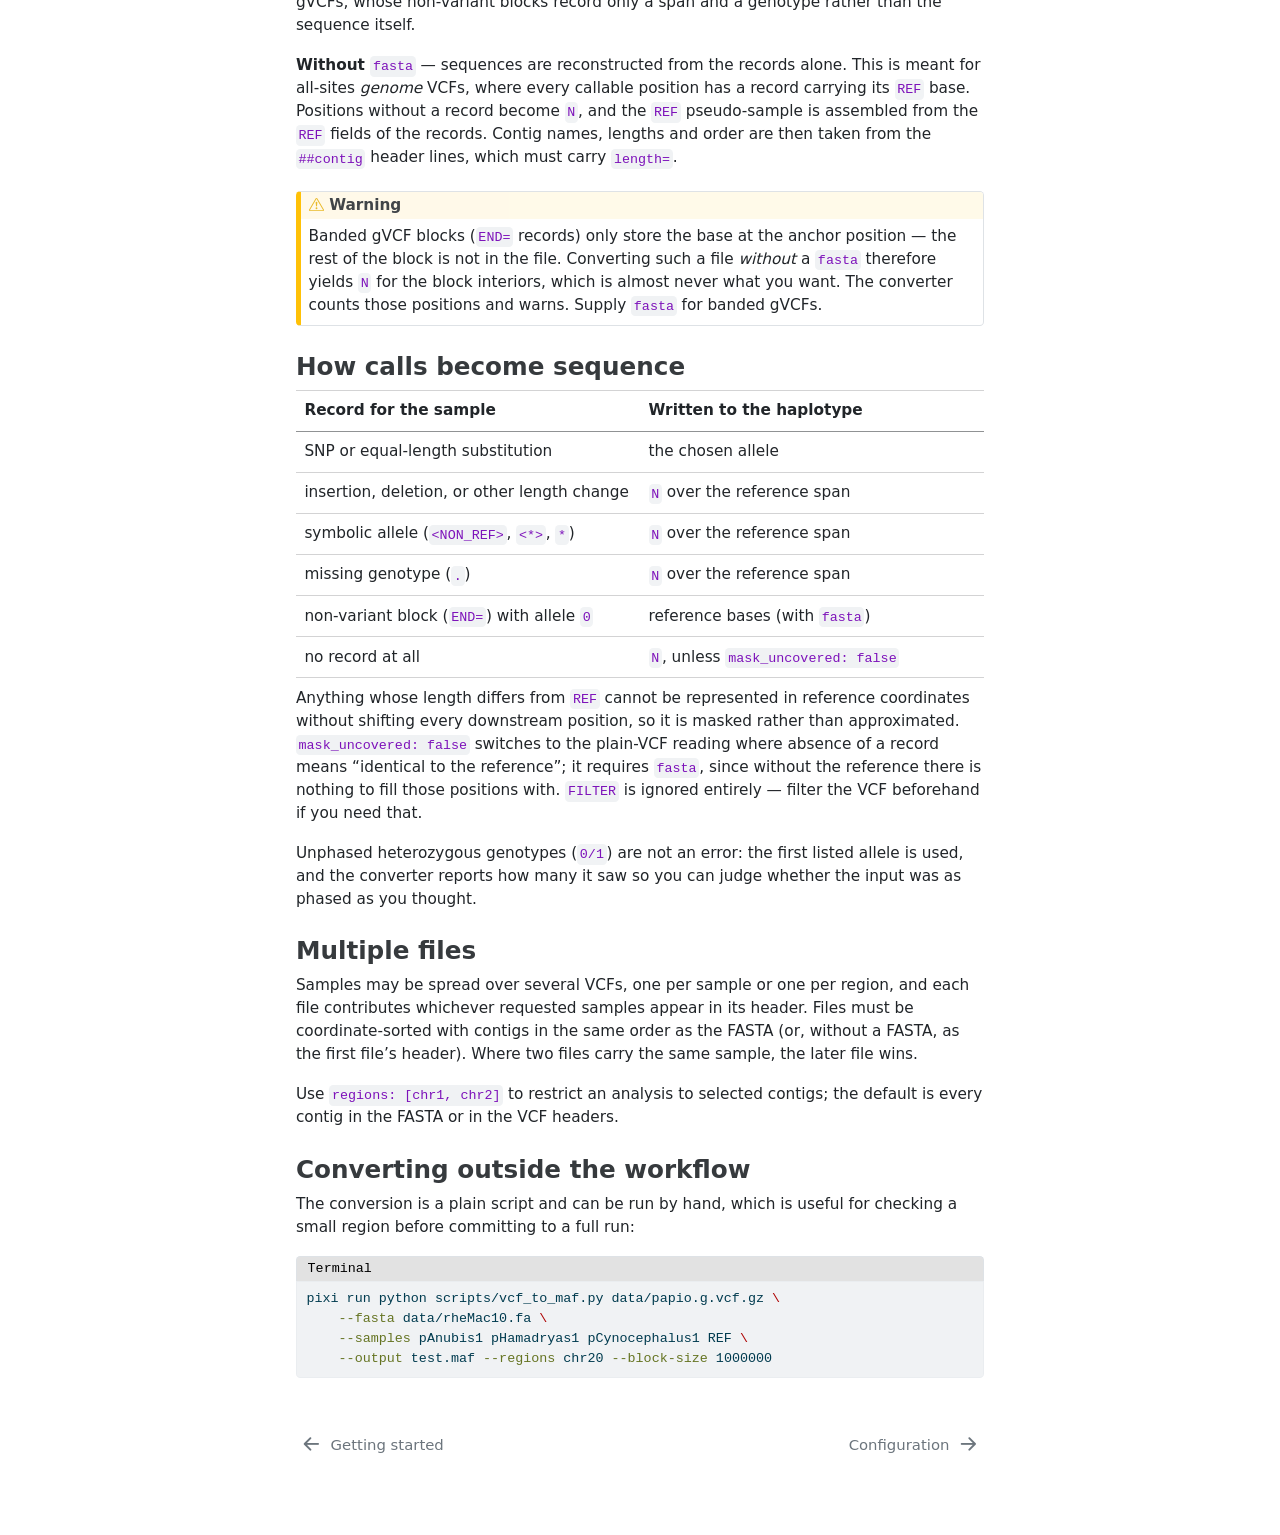
<file: docs/input.html>
<!DOCTYPE html>
<html xmlns="http://www.w3.org/1999/xhtml" lang="en" xml:lang="en"><head>

<meta charset="utf-8">
<meta name="generator" content="quarto-1.10.18">

<meta name="viewport" content="width=device-width, initial-scale=1.0, user-scalable=yes">


<title>Input data – iTRAILS workflow component</title>
<style>
/* Default styles provided by pandoc.
** See https://pandoc.org/MANUAL.html#variables-for-html for config info.
*/
span.smallcaps{font-variant: small-caps;}
div.columns{display: flex; gap: 1.5em;}
div.column{flex: auto;}
@media screen {
div.columns{gap: min(4vw, 1.5em);}
div.column{overflow-x: auto;}
}
div.hanging-indent{margin-left: 1.5em; text-indent: -1.5em;}
ul.task-list{list-style: none;}
ul.task-list li input[type="checkbox"] {
  width: 0.8em;
  margin: 0 0.8em 0.2em -1em; /* quarto-specific, see https://github.com/quarto-dev/quarto-cli/issues/4556 */ 
  vertical-align: middle;
}
/* CSS for syntax highlighting */
html { -webkit-text-size-adjust: 100%; }
pre > code.sourceCode { white-space: pre; position: relative; }
pre > code.sourceCode > span { display: inline-block; line-height: 1.25; }
pre > code.sourceCode > span:empty { height: 1.2em; }
.sourceCode { overflow: visible; }
code.sourceCode > span { color: inherit; text-decoration: inherit; }
div.sourceCode { margin: 1em 0; }
pre.sourceCode { margin: 0; }
@media screen {
div.sourceCode { overflow: auto; }
}
@media print {
pre > code.sourceCode { white-space: pre-wrap; }
pre > code.sourceCode > span { text-indent: -5em; padding-left: 5em; }
}
pre.numberSource code
  { counter-reset: source-line 0; }
pre.numberSource code > span
  { position: relative; left: -4em; counter-increment: source-line; }
pre.numberSource code > span > a:first-child::before
  { content: counter(source-line);
    position: relative; left: -1em; text-align: right; vertical-align: baseline;
    border: none; display: inline-block;
    -webkit-touch-callout: none; -webkit-user-select: none;
    -khtml-user-select: none; -moz-user-select: none;
    -ms-user-select: none; user-select: none;
    padding: 0 4px; width: 4em;
  }
pre.numberSource { margin-left: 3em;  padding-left: 4px; }
div.sourceCode
  {   }
@media screen {
pre > code.sourceCode > span > a:first-child::before { text-decoration: underline; }
}
</style>


<script src="../site_libs/quarto-nav/quarto-nav.js"></script>
<script src="../site_libs/quarto-nav/headroom.min.js"></script>
<script src="../site_libs/clipboard/clipboard.min.js"></script>
<script src="../site_libs/quarto-search/autocomplete.umd.js"></script>
<script src="../site_libs/quarto-search/fuse.min.js"></script>
<script src="../site_libs/quarto-search/quarto-search.js"></script>
<meta name="quarto:offset" content="../">
<link href="../docs/configuration.html" rel="next">
<link href="../docs/getting-started.html" rel="prev">
<script src="../site_libs/quarto-html/quarto.js" type="module"></script>
<script src="../site_libs/quarto-html/tabsets/tabsets.js" type="module"></script>
<script src="../site_libs/quarto-html/popper.min.js"></script>
<script src="../site_libs/quarto-html/tippy.umd.min.js"></script>
<script src="../site_libs/quarto-html/anchor.min.js"></script>
<link href="../site_libs/quarto-html/tippy.css" rel="stylesheet">
<link href="../site_libs/quarto-html/quarto-syntax-highlighting-64a204ab8560d761af7679ceaba22944.css" rel="stylesheet" id="quarto-text-highlighting-styles">
<script src="../site_libs/bootstrap/bootstrap.min.js"></script>
<link href="../site_libs/bootstrap/bootstrap-icons.css" rel="stylesheet">
<link href="../site_libs/bootstrap/bootstrap-4becb4071c2cc0dd9f0b509d0fb2f5d6.min.css" rel="stylesheet" append-hash="true" id="quarto-bootstrap" data-mode="light">
<script id="quarto-search-options" type="application/json">{
  "location": "sidebar",
  "copy-button": false,
  "collapse-after": 3,
  "panel-placement": "start",
  "type": "textbox",
  "limit": 50,
  "keyboard-shortcut": [
    "f",
    "/",
    "s"
  ],
  "show-item-context": false,
  "language": {
    "search-no-results-text": "No results",
    "search-matching-documents-text": "matching documents",
    "search-copy-link-title": "Copy link to search",
    "search-hide-matches-text": "Hide additional matches",
    "search-more-match-text": "more match in this document",
    "search-more-matches-text": "more matches in this document",
    "search-clear-button-title": "Clear",
    "search-text-placeholder": "",
    "search-detached-cancel-button-title": "Cancel",
    "search-submit-button-title": "Submit",
    "search-label": "Search"
  }
}</script>
<script async="" src="https://hypothes.is/embed.js"></script>
<script>
  window.document.addEventListener("DOMContentLoaded", function (_event) {
    document.body.classList.add('hypothesis-enabled');
  });
</script>


</head>

<body class="nav-sidebar floating quarto-light">

<div id="quarto-search-results"></div>
  <header id="quarto-header" class="headroom fixed-top">
  <nav class="quarto-secondary-nav">
    <div class="container-fluid d-flex">
      <button type="button" class="quarto-btn-toggle btn" data-bs-toggle="collapse" role="button" data-bs-target=".quarto-sidebar-collapse-item" aria-controls="quarto-sidebar" aria-expanded="false" aria-label="Toggle sidebar navigation" onclick="if (window.quartoToggleHeadroom) { window.quartoToggleHeadroom(); }">
        <i class="bi bi-layout-text-sidebar-reverse"></i>
      </button>
        <nav class="quarto-page-breadcrumbs" aria-label="breadcrumb"><ol class="breadcrumb"><li class="breadcrumb-item"><a href="../docs/getting-started.html">User guide</a></li><li class="breadcrumb-item"><a href="../docs/input.html"><span class="chapter-title">Input data</span></a></li></ol></nav>
        <a class="flex-grow-1" role="navigation" data-bs-toggle="collapse" data-bs-target=".quarto-sidebar-collapse-item" aria-controls="quarto-sidebar" aria-expanded="false" aria-label="Toggle sidebar navigation" onclick="if (window.quartoToggleHeadroom) { window.quartoToggleHeadroom(); }">      
        </a>
      <button type="button" class="btn quarto-search-button" aria-label="Search" onclick="window.quartoOpenSearch();">
        <i class="bi bi-search"></i>
      </button>
    </div>
  </nav>
</header>
<!-- content -->
<div id="quarto-content" class="quarto-container page-columns page-rows-contents page-layout-article">
<!-- sidebar -->
  <nav id="quarto-sidebar" class="sidebar collapse collapse-horizontal quarto-sidebar-collapse-item sidebar-navigation floating overflow-auto">
    <div class="pt-lg-2 mt-2 text-left sidebar-header">
    <div class="sidebar-title mb-0 py-0">
      <a href="../">iTRAILS workflow component</a> 
        <div class="sidebar-tools-main">
    <a href="https://github.com/munch-group/itrails" title="Source Code" class="quarto-navigation-tool px-1" aria-label="Source Code"><i class="bi bi-github"></i></a>
</div>
    </div>
      </div>
        <div class="mt-2 flex-shrink-0 align-items-center">
        <div class="sidebar-search">
        <div id="quarto-search" class="" title="Search"></div>
        </div>
        </div>
    <div class="sidebar-menu-container"> 
    <ul class="list-unstyled mt-1">
        <li class="sidebar-item">
  <div class="sidebar-item-container"> 
  <a href="../index.html" class="sidebar-item-text sidebar-link">
 <span class="menu-text">Preface</span></a>
  </div>
</li>
        <li class="sidebar-item sidebar-item-section">
      <div class="sidebar-item-container"> 
            <a class="sidebar-item-text sidebar-link text-start" data-bs-toggle="collapse" data-bs-target="#quarto-sidebar-section-1" role="navigation" aria-expanded="true">
 <span class="menu-text">User guide</span></a>
          <a class="sidebar-item-toggle text-start" data-bs-toggle="collapse" data-bs-target="#quarto-sidebar-section-1" role="navigation" aria-expanded="true" aria-label="Toggle section">
            <i class="bi bi-chevron-right ms-2"></i>
          </a> 
      </div>
      <ul id="quarto-sidebar-section-1" class="collapse list-unstyled sidebar-section depth1 show">  
          <li class="sidebar-item">
  <div class="sidebar-item-container"> 
  <a href="../docs/getting-started.html" class="sidebar-item-text sidebar-link"><span class="chapter-title">Getting started</span></a>
  </div>
</li>
          <li class="sidebar-item">
  <div class="sidebar-item-container"> 
  <a href="../docs/input.html" class="sidebar-item-text sidebar-link active"><span class="chapter-title">Input data</span></a>
  </div>
</li>
          <li class="sidebar-item">
  <div class="sidebar-item-container"> 
  <a href="../docs/configuration.html" class="sidebar-item-text sidebar-link"><span class="chapter-title">Configuration</span></a>
  </div>
</li>
          <li class="sidebar-item">
  <div class="sidebar-item-container"> 
  <a href="../docs/windowing.html" class="sidebar-item-text sidebar-link"><span class="chapter-title">Windowed analyses</span></a>
  </div>
</li>
          <li class="sidebar-item">
  <div class="sidebar-item-container"> 
  <a href="../docs/outputs.html" class="sidebar-item-text sidebar-link"><span class="chapter-title">Output files</span></a>
  </div>
</li>
      </ul>
  </li>
        <li class="sidebar-item sidebar-item-section">
      <div class="sidebar-item-container"> 
            <a class="sidebar-item-text sidebar-link text-start collapsed" data-bs-toggle="collapse" data-bs-target="#quarto-sidebar-section-2" role="navigation" aria-expanded="false">
 <span class="menu-text">Integration</span></a>
          <a class="sidebar-item-toggle text-start collapsed" data-bs-toggle="collapse" data-bs-target="#quarto-sidebar-section-2" role="navigation" aria-expanded="false" aria-label="Toggle section">
            <i class="bi bi-chevron-right ms-2"></i>
          </a> 
      </div>
      <ul id="quarto-sidebar-section-2" class="collapse list-unstyled sidebar-section depth1 ">  
          <li class="sidebar-item">
  <div class="sidebar-item-container"> 
  <a href="../docs/submodule.html" class="sidebar-item-text sidebar-link"><span class="chapter-title">Use as a submodule</span></a>
  </div>
</li>
      </ul>
  </li>
        <li class="sidebar-item sidebar-item-section">
      <div class="sidebar-item-container"> 
            <a class="sidebar-item-text sidebar-link text-start collapsed" data-bs-toggle="collapse" data-bs-target="#quarto-sidebar-section-3" role="navigation" aria-expanded="false">
 <span class="menu-text">Repository</span></a>
          <a class="sidebar-item-toggle text-start collapsed" data-bs-toggle="collapse" data-bs-target="#quarto-sidebar-section-3" role="navigation" aria-expanded="false" aria-label="Toggle section">
            <i class="bi bi-chevron-right ms-2"></i>
          </a> 
      </div>
      <ul id="quarto-sidebar-section-3" class="collapse list-unstyled sidebar-section depth1 ">  
          <li class="sidebar-item">
  <div class="sidebar-item-container"> 
  <a href="../docs/website.html" class="sidebar-item-text sidebar-link"><span class="chapter-title">The documentation website</span></a>
  </div>
</li>
      </ul>
  </li>
        <li class="sidebar-item sidebar-item-section">
      <div class="sidebar-item-container"> 
            <a class="sidebar-item-text sidebar-link text-start collapsed" data-bs-toggle="collapse" data-bs-target="#quarto-sidebar-section-4" role="navigation" aria-expanded="false">
 <span class="menu-text">Notebooks</span></a>
          <a class="sidebar-item-toggle text-start collapsed" data-bs-toggle="collapse" data-bs-target="#quarto-sidebar-section-4" role="navigation" aria-expanded="false" aria-label="Toggle section">
            <i class="bi bi-chevron-right ms-2"></i>
          </a> 
      </div>
      <ul id="quarto-sidebar-section-4" class="collapse list-unstyled sidebar-section depth1 ">  
          <li class="sidebar-item">
  <div class="sidebar-item-container"> 
  <a href="../notebooks/example.html" class="sidebar-item-text sidebar-link"><span class="chapter-title">iTRAILS results</span></a>
  </div>
</li>
      </ul>
  </li>
        <li class="sidebar-item sidebar-item-section">
      <div class="sidebar-item-container"> 
            <a class="sidebar-item-text sidebar-link text-start collapsed" data-bs-toggle="collapse" data-bs-target="#quarto-sidebar-section-5" role="navigation" aria-expanded="false">
 <span class="menu-text">Workflows</span></a>
          <a class="sidebar-item-toggle text-start collapsed" data-bs-toggle="collapse" data-bs-target="#quarto-sidebar-section-5" role="navigation" aria-expanded="false" aria-label="Toggle section">
            <i class="bi bi-chevron-right ms-2"></i>
          </a> 
      </div>
      <ul id="quarto-sidebar-section-5" class="collapse list-unstyled sidebar-section depth1 ">  
          <li class="sidebar-item">
  <div class="sidebar-item-container"> 
  <a href="../workflow.html" class="sidebar-item-text sidebar-link"><span class="chapter-title">GWF workflow</span></a>
  </div>
</li>
      </ul>
  </li>
    </ul>
    </div>
</nav>
<div id="quarto-sidebar-glass" class="quarto-sidebar-collapse-item" data-bs-toggle="collapse" data-bs-target=".quarto-sidebar-collapse-item"></div>
<!-- margin-sidebar -->
    <div id="quarto-margin-sidebar" class="sidebar margin-sidebar">
        <nav id="TOC" role="doc-toc" class="toc-active">
    <h2 id="toc-title">Table of contents</h2>
   
  <ul class="collapse">
  <li><a href="#maf-alignments" id="toc-maf-alignments" class="nav-link active" data-scroll-target="#maf-alignments">MAF alignments</a></li>
  <li><a href="#phased-vcfs" id="toc-phased-vcfs" class="nav-link" data-scroll-target="#phased-vcfs">Phased VCFs</a></li>
  </ul>
<div class="toc-actions"><ul class="collapse"><li><a href="https://github.com/munch-group/itrails/edit/main/docs/input.qmd" class="toc-action"><i class="bi bi-github"></i>Edit this page</a></li><li><a href="https://github.com/munch-group/itrails/issues/new" class="toc-action"><i class="bi empty"></i>Report an issue</a></li><li><a href="https://github.com/munch-group/itrails/blob/main/docs/input.qmd" class="toc-action"><i class="bi empty"></i>View source</a></li></ul></div></nav>
    </div>
<!-- main -->
<main class="content" id="quarto-document-content">

<header id="title-block-header" class="quarto-title-block default"><nav class="quarto-page-breadcrumbs quarto-title-breadcrumbs d-none d-lg-block" aria-label="breadcrumb"><ol class="breadcrumb"><li class="breadcrumb-item"><a href="../docs/getting-started.html">User guide</a></li><li class="breadcrumb-item"><a href="../docs/input.html"><span class="chapter-title">Input data</span></a></li></ol></nav>
<div class="quarto-title">
<h1 class="title"><span class="chapter-title">Input data</span></h1>
</div>



<div class="quarto-title-meta">

    
  
    
  </div>
  


</header>


<p>An analysis starts either from a ready-made alignment (<code>maf</code>) or from phased variant calls (<code>vcf</code>). Exactly one of the two must be given; everything downstream is identical.</p>
<section id="maf-alignments" class="level2">
<h2 class="anchored" data-anchor-id="maf-alignments">MAF alignments</h2>
<p>iTRAILS reads a <a href="https://genome.ucsc.edu/FAQ/FAQformat.html#format5">MAF</a> file holding the four aligned genomes in the order A, B, C, outgroup.</p>
<div class="code-copy-outer-scaffold"><div class="sourceCode" id="cb1"><pre class="sourceCode txt code-with-copy"><code class="sourceCode default"><span id="cb1-1"><a href="#cb1-1" aria-hidden="true" tabindex="-1"></a>##maf version=1 scoring=none</span>
<span id="cb1-2"><a href="#cb1-2" aria-hidden="true" tabindex="-1"></a></span>
<span id="cb1-3"><a href="#cb1-3" aria-hidden="true" tabindex="-1"></a>a score=0</span>
<span id="cb1-4"><a href="#cb1-4" aria-hidden="true" tabindex="-1"></a>s hg38.chr1     0 50000 + 1000000 ACGT…</span>
<span id="cb1-5"><a href="#cb1-5" aria-hidden="true" tabindex="-1"></a>s panTro5.chr1  0 50000 + 1000000 ACGT…</span>
<span id="cb1-6"><a href="#cb1-6" aria-hidden="true" tabindex="-1"></a>s gorGor5.chr1  0 50000 + 1000000 ACGT…</span>
<span id="cb1-7"><a href="#cb1-7" aria-hidden="true" tabindex="-1"></a>s ponAbe2.chr1  0 50000 + 1000000 ACGT…</span></code></pre></div><button title="Copy to Clipboard" class="code-copy-button"><i class="bi"></i></button></div>
<p>Two properties matter for the pipeline:</p>
<p><strong>Species names.</strong> iTRAILS takes the species as the part of the sequence name before the first dot, and matches it against the <code>species_list</code> in the configuration file. A block is used only if all four species are present in it.</p>
<p><strong>Blocks are independent.</strong> Each alignment block is treated as a separate sequence by the HMM, with no transition across block boundaries. This is what makes windowing lossless: splitting a MAF at block boundaries cannot change the result. It also means the block size you choose is a modelling decision — blocks should be long compared to the scale of linkage, and the shipped data uses 50 kb blocks.</p>
<p>Gaps (<code>-</code>) are read as <code>N</code>, and <code>N</code> columns contribute no information rather than being treated as a mismatch.</p>
</section>
<section id="phased-vcfs" class="level2">
<h2 class="anchored" data-anchor-id="phased-vcfs">Phased VCFs</h2>
<p>For closely related species that were all mapped and variant-called against the same reference genome — baboon species against the macaque genome, for instance — the shared coordinate system already aligns the genomes. In that situation the workflow can build the alignment itself: give <code>vcf</code> and <code>samples</code> instead of <code>maf</code>, and an <code>alignment/</code> step reconstructs one haplotype per sample.</p>
<div class="code-copy-outer-scaffold"><div class="sourceCode" id="cb2"><pre class="sourceCode yaml code-with-copy"><code class="sourceCode yaml"><span id="cb2-1"><a href="#cb2-1" aria-hidden="true" tabindex="-1"></a><span class="fu">analyses</span><span class="kw">:</span></span>
<span id="cb2-2"><a href="#cb2-2" aria-hidden="true" tabindex="-1"></a><span class="at">  </span><span class="kw">-</span><span class="at"> </span><span class="fu">name</span><span class="kw">:</span><span class="at"> baboons</span></span>
<span id="cb2-3"><a href="#cb2-3" aria-hidden="true" tabindex="-1"></a><span class="at">    </span><span class="fu">vcf</span><span class="kw">:</span><span class="at"> </span><span class="kw">[</span><span class="at">data/papio.g.vcf.gz</span><span class="kw">,</span><span class="at"> data/theropithecus.g.vcf.gz</span><span class="kw">]</span></span>
<span id="cb2-4"><a href="#cb2-4" aria-hidden="true" tabindex="-1"></a><span class="at">    </span><span class="fu">fasta</span><span class="kw">:</span><span class="at"> data/rheMac10.fa</span></span>
<span id="cb2-5"><a href="#cb2-5" aria-hidden="true" tabindex="-1"></a><span class="at">    </span><span class="fu">samples</span><span class="kw">:</span><span class="at"> </span><span class="kw">[</span><span class="at">pAnubis1</span><span class="kw">,</span><span class="at"> pHamadryas1</span><span class="kw">,</span><span class="at"> pCynocephalus1</span><span class="kw">,</span><span class="at"> REF</span><span class="kw">]</span></span>
<span id="cb2-6"><a href="#cb2-6" aria-hidden="true" tabindex="-1"></a><span class="at">    </span><span class="fu">config</span><span class="kw">:</span><span class="at"> config/baboons_config.yaml</span></span>
<span id="cb2-7"><a href="#cb2-7" aria-hidden="true" tabindex="-1"></a><span class="at">    </span><span class="fu">window_size</span><span class="kw">:</span><span class="at"> </span><span class="dv">2000000</span></span></code></pre></div><button title="Copy to Clipboard" class="code-copy-button"><i class="bi"></i></button></div>
<p><code>samples</code> lists exactly four sample IDs in species order A, B, C, outgroup. The <strong>first haplotype</strong> of each is used, which for phased data means the allele before the <code>|</code> separator; <code>haplotype: 2</code> selects the other one. Sample IDs double as the species names in the generated alignment, so they are what belongs in the <code>species_list</code> of the configuration file, and they must not contain a dot.</p>
<div class="callout callout-style-default callout-tip callout-titled">
<div class="callout-header d-flex align-content-center">
<div class="callout-icon-container">
<i class="callout-icon"></i>
</div>
<div class="callout-title-container flex-fill">
<span class="screen-reader-only">Tip</span>The <code>REF</code> sample
</div>
</div>
<div class="callout-body-container callout-body">
<p>The reserved name <code>REF</code> stands for the reference sequence itself rather than a sample in the VCF. It exists for exactly the baboon case: the genome everything was mapped to <em>is</em> the outgroup, and it has no genotype column of its own.</p>
</div>
</div>
<section id="with-or-without-a-reference-fasta" class="level3">
<h3 class="anchored" data-anchor-id="with-or-without-a-reference-fasta">With or without a reference FASTA</h3>
<p>The <code>fasta</code> key is optional, and which of the two modes fits depends on what your files contain.</p>
<p><strong>With <code>fasta</code></strong> — the reference provides the base at every position and variant alleles are written on top of it. This is the mode for ordinary variant-only VCFs and for banded gVCFs, whose non-variant blocks record only a span and a genotype rather than the sequence itself.</p>
<p><strong>Without <code>fasta</code></strong> — sequences are reconstructed from the records alone. This is meant for all-sites <em>genome</em> VCFs, where every callable position has a record carrying its <code>REF</code> base. Positions without a record become <code>N</code>, and the <code>REF</code> pseudo-sample is assembled from the <code>REF</code> fields of the records. Contig names, lengths and order are then taken from the <code>##contig</code> header lines, which must carry <code>length=</code>.</p>
<div class="callout callout-style-default callout-warning callout-titled">
<div class="callout-header d-flex align-content-center">
<div class="callout-icon-container">
<i class="callout-icon"></i>
</div>
<div class="callout-title-container flex-fill">
Warning
</div>
</div>
<div class="callout-body-container callout-body">
<p>Banded gVCF blocks (<code>END=</code> records) only store the base at the anchor position — the rest of the block is not in the file. Converting such a file <em>without</em> a <code>fasta</code> therefore yields <code>N</code> for the block interiors, which is almost never what you want. The converter counts those positions and warns. Supply <code>fasta</code> for banded gVCFs.</p>
</div>
</div>
</section>
<section id="how-calls-become-sequence" class="level3">
<h3 class="anchored" data-anchor-id="how-calls-become-sequence">How calls become sequence</h3>
<table class="caption-top table">
<colgroup>
<col style="width: 50%">
<col style="width: 50%">
</colgroup>
<thead>
<tr class="header">
<th style="text-align: left;">Record for the sample</th>
<th style="text-align: left;">Written to the haplotype</th>
</tr>
</thead>
<tbody>
<tr class="odd">
<td style="text-align: left;">SNP or equal-length substitution</td>
<td style="text-align: left;">the chosen allele</td>
</tr>
<tr class="even">
<td style="text-align: left;">insertion, deletion, or other length change</td>
<td style="text-align: left;"><code>N</code> over the reference span</td>
</tr>
<tr class="odd">
<td style="text-align: left;">symbolic allele (<code>&lt;NON_REF&gt;</code>, <code>&lt;*&gt;</code>, <code>*</code>)</td>
<td style="text-align: left;"><code>N</code> over the reference span</td>
</tr>
<tr class="even">
<td style="text-align: left;">missing genotype (<code>.</code>)</td>
<td style="text-align: left;"><code>N</code> over the reference span</td>
</tr>
<tr class="odd">
<td style="text-align: left;">non-variant block (<code>END=</code>) with allele <code>0</code></td>
<td style="text-align: left;">reference bases (with <code>fasta</code>)</td>
</tr>
<tr class="even">
<td style="text-align: left;">no record at all</td>
<td style="text-align: left;"><code>N</code>, unless <code>mask_uncovered: false</code></td>
</tr>
</tbody>
</table>
<p>Anything whose length differs from <code>REF</code> cannot be represented in reference coordinates without shifting every downstream position, so it is masked rather than approximated. <code>mask_uncovered: false</code> switches to the plain-VCF reading where absence of a record means “identical to the reference”; it requires <code>fasta</code>, since without the reference there is nothing to fill those positions with. <code>FILTER</code> is ignored entirely — filter the VCF beforehand if you need that.</p>
<p>Unphased heterozygous genotypes (<code>0/1</code>) are not an error: the first listed allele is used, and the converter reports how many it saw so you can judge whether the input was as phased as you thought.</p>
</section>
<section id="multiple-files" class="level3">
<h3 class="anchored" data-anchor-id="multiple-files">Multiple files</h3>
<p>Samples may be spread over several VCFs, one per sample or one per region, and each file contributes whichever requested samples appear in its header. Files must be coordinate-sorted with contigs in the same order as the FASTA (or, without a FASTA, as the first file’s header). Where two files carry the same sample, the later file wins.</p>
<p>Use <code>regions: [chr1, chr2]</code> to restrict an analysis to selected contigs; the default is every contig in the FASTA or in the VCF headers.</p>
</section>
<section id="converting-outside-the-workflow" class="level3">
<h3 class="anchored" data-anchor-id="converting-outside-the-workflow">Converting outside the workflow</h3>
<p>The conversion is a plain script and can be run by hand, which is useful for checking a small region before committing to a full run:</p>
<div class="code-with-filename">
<div class="code-with-filename-file">
<pre><strong>Terminal</strong></pre>
</div>
<div class="code-copy-outer-scaffold"><div class="sourceCode" id="cb3" data-filename="Terminal"><pre class="sourceCode bash code-with-copy"><code class="sourceCode bash"><span id="cb3-1"><a href="#cb3-1" aria-hidden="true" tabindex="-1"></a><span class="ex">pixi</span> run python scripts/vcf_to_maf.py data/papio.g.vcf.gz <span class="dt">\</span></span>
<span id="cb3-2"><a href="#cb3-2" aria-hidden="true" tabindex="-1"></a>    <span class="at">--fasta</span> data/rheMac10.fa <span class="dt">\</span></span>
<span id="cb3-3"><a href="#cb3-3" aria-hidden="true" tabindex="-1"></a>    <span class="at">--samples</span> pAnubis1 pHamadryas1 pCynocephalus1 REF <span class="dt">\</span></span>
<span id="cb3-4"><a href="#cb3-4" aria-hidden="true" tabindex="-1"></a>    <span class="at">--output</span> test.maf <span class="at">--regions</span> chr20 <span class="at">--block-size</span> 1000000</span></code></pre></div><button title="Copy to Clipboard" class="code-copy-button"><i class="bi"></i></button></div>
</div>


</section>
</section>

</main> <!-- /main -->
<script id="quarto-html-after-body" type="application/javascript">
  window.document.addEventListener("DOMContentLoaded", function (event) {
    const icon = "";
    const anchorJS = new window.AnchorJS();
    anchorJS.options = {
      placement: 'right',
      icon: icon
    };
    anchorJS.add('.anchored');
    const isCodeAnnotation = (el) => {
      for (const clz of el.classList) {
        if (clz.startsWith('code-annotation-')) {                     
          return true;
        }
      }
      return false;
    }
    const onCopySuccess = function(e) {
      // button target
      const button = e.trigger;
      // don't keep focus
      button.blur();
      // flash "checked"
      button.classList.add('code-copy-button-checked');
      var currentTitle = button.getAttribute("title");
      button.setAttribute("title", "Copied!");
      let tooltip;
      if (window.bootstrap) {
        button.setAttribute("data-bs-toggle", "tooltip");
        button.setAttribute("data-bs-placement", "left");
        button.setAttribute("data-bs-title", "Copied!");
        tooltip = new bootstrap.Tooltip(button, 
          { trigger: "manual", 
            customClass: "code-copy-button-tooltip",
            offset: [0, -8]});
        tooltip.show();    
      }
      setTimeout(function() {
        if (tooltip) {
          tooltip.hide();
          button.removeAttribute("data-bs-title");
          button.removeAttribute("data-bs-toggle");
          button.removeAttribute("data-bs-placement");
        }
        button.setAttribute("title", currentTitle);
        button.classList.remove('code-copy-button-checked');
      }, 1000);
      // clear code selection
      e.clearSelection();
    }
    const getTextToCopy = function(trigger) {
      const outerScaffold = trigger.parentElement.cloneNode(true);
      const codeEl = outerScaffold.querySelector('code');
      for (const childEl of codeEl.children) {
        if (isCodeAnnotation(childEl)) {
          childEl.remove();
        }
      }
      return codeEl.innerText;
    }
    const clipboard = new window.ClipboardJS('.code-copy-button:not([data-in-quarto-modal])', {
      text: getTextToCopy
    });
    clipboard.on('success', onCopySuccess);
    if (window.document.getElementById('quarto-embedded-source-code-modal')) {
      const clipboardModal = new window.ClipboardJS('.code-copy-button[data-in-quarto-modal]', {
        text: getTextToCopy,
        container: window.document.getElementById('quarto-embedded-source-code-modal')
      });
      clipboardModal.on('success', onCopySuccess);
    }
      var localhostRegex = new RegExp(/^(?:http|https):\/\/localhost\:?[0-9]*\//);
      var mailtoRegex = new RegExp(/^mailto:/);
        var filterRegex = new RegExp('/' + window.location.host + '/');
      var isInternal = (href) => {
          return filterRegex.test(href) || localhostRegex.test(href) || mailtoRegex.test(href);
      }
      // Inspect non-navigation links and adorn them if external
     var links = window.document.querySelectorAll('a[href]:not(.nav-link):not(.navbar-brand):not(.toc-action):not(.sidebar-link):not(.sidebar-item-toggle):not(.pagination-link):not(.no-external):not([aria-hidden]):not(.dropdown-item):not(.quarto-navigation-tool):not(.about-link)');
      for (var i=0; i<links.length; i++) {
        const link = links[i];
        if (!isInternal(link.href)) {
          // undo the damage that might have been done by quarto-nav.js in the case of
          // links that we want to consider external
          if (link.dataset.originalHref !== undefined) {
            link.href = link.dataset.originalHref;
          }
        }
      }
    function tippyHover(el, contentFn, onTriggerFn, onUntriggerFn) {
      const config = {
        allowHTML: true,
        maxWidth: 500,
        delay: 100,
        arrow: false,
        appendTo: function(el) {
            return el.parentElement;
        },
        interactive: true,
        interactiveBorder: 10,
        theme: 'quarto',
        placement: 'bottom-start',
      };
      if (contentFn) {
        config.content = contentFn;
      }
      if (onTriggerFn) {
        config.onTrigger = onTriggerFn;
      }
      if (onUntriggerFn) {
        config.onUntrigger = onUntriggerFn;
      }
      window.tippy(el, config); 
    }
    const noterefs = window.document.querySelectorAll('a[role="doc-noteref"]');
    for (var i=0; i<noterefs.length; i++) {
      const ref = noterefs[i];
      tippyHover(ref, function() {
        // use id or data attribute instead here
        let href = ref.getAttribute('data-footnote-href') || ref.getAttribute('href');
        try { href = new URL(href).hash; } catch {}
        const id = href.replace(/^#\/?/, "");
        const note = window.document.getElementById(id);
        if (note) {
          return note.innerHTML;
        } else {
          return "";
        }
      });
    }
    const xrefs = window.document.querySelectorAll('a.quarto-xref');
    const processXRef = (id, note) => {
      // Strip column container classes
      const stripColumnClz = (el) => {
        el.classList.remove("page-full", "page-columns");
        if (el.children) {
          for (const child of el.children) {
            stripColumnClz(child);
          }
        }
      }
      stripColumnClz(note)
      if (id === null || id.startsWith('sec-')) {
        // Special case sections, only their first couple elements
        const container = document.createElement("div");
        if (note.children && note.children.length > 2) {
          container.appendChild(note.children[0].cloneNode(true));
          for (let i = 1; i < note.children.length; i++) {
            const child = note.children[i];
            if (child.tagName === "P" && child.innerText === "") {
              continue;
            } else {
              container.appendChild(child.cloneNode(true));
              break;
            }
          }
          if (window.Quarto?.typesetMath) {
            window.Quarto.typesetMath(container);
          }
          return container.innerHTML
        } else {
          if (window.Quarto?.typesetMath) {
            window.Quarto.typesetMath(note);
          }
          return note.innerHTML;
        }
      } else {
        // Remove any anchor links if they are present
        const anchorLink = note.querySelector('a.anchorjs-link');
        if (anchorLink) {
          anchorLink.remove();
        }
        if (window.Quarto?.typesetMath) {
          window.Quarto.typesetMath(note);
        }
        if (note.classList.contains("callout")) {
          return note.outerHTML;
        } else {
          return note.innerHTML;
        }
      }
    }
    for (var i=0; i<xrefs.length; i++) {
      const xref = xrefs[i];
      tippyHover(xref, undefined, function(instance) {
        instance.disable();
        let url = xref.getAttribute('href');
        let hash = undefined; 
        if (url.startsWith('#')) {
          hash = url;
        } else {
          try { hash = new URL(url).hash; } catch {}
        }
        if (hash) {
          const id = hash.replace(/^#\/?/, "");
          const note = window.document.getElementById(id);
          if (note !== null) {
            try {
              const html = processXRef(id, note.cloneNode(true));
              instance.setContent(html);
            } finally {
              instance.enable();
              instance.show();
            }
          } else {
            // See if we can fetch this
            fetch(url.split('#')[0])
            .then(res => res.text())
            .then(html => {
              const parser = new DOMParser();
              const htmlDoc = parser.parseFromString(html, "text/html");
              const note = htmlDoc.getElementById(id);
              if (note !== null) {
                const html = processXRef(id, note);
                instance.setContent(html);
              } 
            }).finally(() => {
              instance.enable();
              instance.show();
            });
          }
        } else {
          // See if we can fetch a full url (with no hash to target)
          // This is a special case and we should probably do some content thinning / targeting
          fetch(url)
          .then(res => res.text())
          .then(html => {
            const parser = new DOMParser();
            const htmlDoc = parser.parseFromString(html, "text/html");
            const note = htmlDoc.querySelector('main.content');
            if (note !== null) {
              // This should only happen for chapter cross references
              // (since there is no id in the URL)
              // remove the first header
              if (note.children.length > 0 && note.children[0].tagName === "HEADER") {
                note.children[0].remove();
              }
              const html = processXRef(null, note);
              instance.setContent(html);
            } 
          }).finally(() => {
            instance.enable();
            instance.show();
          });
        }
      }, function(instance) {
      });
    }
        let selectedAnnoteEl;
        const selectorForAnnotation = ( cell, annotation) => {
          let cellAttr = 'data-code-cell="' + cell + '"';
          let lineAttr = 'data-code-annotation="' +  annotation + '"';
          const selector = 'span[' + cellAttr + '][' + lineAttr + ']';
          return selector;
        }
        const selectCodeLines = (annoteEl) => {
          const doc = window.document;
          const targetCell = annoteEl.getAttribute("data-target-cell");
          const targetAnnotation = annoteEl.getAttribute("data-target-annotation");
          const annoteSpan = window.document.querySelector(selectorForAnnotation(targetCell, targetAnnotation));
          const lines = annoteSpan.getAttribute("data-code-lines").split(",");
          const lineIds = lines.map((line) => {
            return targetCell + "-" + line;
          })
          let top = null;
          let height = null;
          let parent = null;
          if (lineIds.length > 0) {
              //compute the position of the single el (top and bottom and make a div)
              const el = window.document.getElementById(lineIds[0]);
              top = el.offsetTop;
              height = el.offsetHeight;
              parent = el.parentElement.parentElement;
            if (lineIds.length > 1) {
              const lastEl = window.document.getElementById(lineIds[lineIds.length - 1]);
              const bottom = lastEl.offsetTop + lastEl.offsetHeight;
              height = bottom - top;
            }
            if (top !== null && height !== null && parent !== null) {
              // cook up a div (if necessary) and position it 
              let div = window.document.getElementById("code-annotation-line-highlight");
              if (div === null) {
                div = window.document.createElement("div");
                div.setAttribute("id", "code-annotation-line-highlight");
                div.style.position = 'absolute';
                parent.appendChild(div);
              }
              div.style.top = top - 2 + "px";
              div.style.height = height + 4 + "px";
              div.style.left = 0;
              let gutterDiv = window.document.getElementById("code-annotation-line-highlight-gutter");
              if (gutterDiv === null) {
                gutterDiv = window.document.createElement("div");
                gutterDiv.setAttribute("id", "code-annotation-line-highlight-gutter");
                gutterDiv.style.position = 'absolute';
                const codeCell = window.document.getElementById(targetCell);
                const gutter = codeCell.querySelector('.code-annotation-gutter');
                gutter.appendChild(gutterDiv);
              }
              gutterDiv.style.top = top - 2 + "px";
              gutterDiv.style.height = height + 4 + "px";
            }
            selectedAnnoteEl = annoteEl;
          }
        };
        const unselectCodeLines = () => {
          const elementsIds = ["code-annotation-line-highlight", "code-annotation-line-highlight-gutter"];
          elementsIds.forEach((elId) => {
            const div = window.document.getElementById(elId);
            if (div) {
              div.remove();
            }
          });
          selectedAnnoteEl = undefined;
        };
          // Handle positioning of the toggle
      window.addEventListener(
        "resize",
        throttle(() => {
          elRect = undefined;
          if (selectedAnnoteEl) {
            selectCodeLines(selectedAnnoteEl);
          }
        }, 10)
      );
      function throttle(fn, ms) {
      let throttle = false;
      let timer;
        return (...args) => {
          if(!throttle) { // first call gets through
              fn.apply(this, args);
              throttle = true;
          } else { // all the others get throttled
              if(timer) clearTimeout(timer); // cancel #2
              timer = setTimeout(() => {
                fn.apply(this, args);
                timer = throttle = false;
              }, ms);
          }
        };
      }
        // Attach click handler to the DT
        const annoteDls = window.document.querySelectorAll('dt[data-target-cell]');
        for (const annoteDlNode of annoteDls) {
          annoteDlNode.addEventListener('click', (event) => {
            const clickedEl = event.target;
            if (clickedEl !== selectedAnnoteEl) {
              unselectCodeLines();
              const activeEl = window.document.querySelector('dt[data-target-cell].code-annotation-active');
              if (activeEl) {
                activeEl.classList.remove('code-annotation-active');
              }
              selectCodeLines(clickedEl);
              clickedEl.classList.add('code-annotation-active');
            } else {
              // Unselect the line
              unselectCodeLines();
              clickedEl.classList.remove('code-annotation-active');
            }
          });
        }
    const findCites = (el) => {
      const parentEl = el.parentElement;
      if (parentEl) {
        const cites = parentEl.dataset.cites;
        if (cites) {
          return {
            el,
            cites: cites.split(' ')
          };
        } else {
          return findCites(el.parentElement)
        }
      } else {
        return undefined;
      }
    };
    var bibliorefs = window.document.querySelectorAll('a[role="doc-biblioref"]');
    for (var i=0; i<bibliorefs.length; i++) {
      const ref = bibliorefs[i];
      const citeInfo = findCites(ref);
      if (citeInfo) {
        tippyHover(citeInfo.el, function() {
          var popup = window.document.createElement('div');
          citeInfo.cites.forEach(function(cite) {
            var citeDiv = window.document.createElement('div');
            citeDiv.classList.add('hanging-indent');
            citeDiv.classList.add('csl-entry');
            var biblioDiv = window.document.getElementById('ref-' + cite);
            if (biblioDiv) {
              citeDiv.innerHTML = biblioDiv.innerHTML;
            }
            popup.appendChild(citeDiv);
          });
          return popup.innerHTML;
        });
      }
    }
  });
  </script>
<nav class="page-navigation">
  <div class="nav-page nav-page-previous">
      <a href="../docs/getting-started.html" class="pagination-link" aria-label="Getting started">
        <i class="bi bi-arrow-left-short"></i> <span class="nav-page-text"><span class="chapter-title">Getting started</span></span>
      </a>          
  </div>
  <div class="nav-page nav-page-next">
      <a href="../docs/configuration.html" class="pagination-link" aria-label="Configuration">
        <span class="nav-page-text"><span class="chapter-title">Configuration</span></span> <i class="bi bi-arrow-right-short"></i>
      </a>
  </div>
</nav>
</div> <!-- /content -->




<footer class="footer"><div class="nav-footer"><div class="nav-footer-center"><div class="toc-actions d-sm-block d-md-none"><ul><li><a href="https://github.com/munch-group/itrails/edit/main/docs/input.qmd" class="toc-action"><i class="bi bi-github"></i>Edit this page</a></li><li><a href="https://github.com/munch-group/itrails/issues/new" class="toc-action"><i class="bi empty"></i>Report an issue</a></li><li><a href="https://github.com/munch-group/itrails/blob/main/docs/input.qmd" class="toc-action"><i class="bi empty"></i>View source</a></li></ul></div></div></div></footer></body></html>
</file>
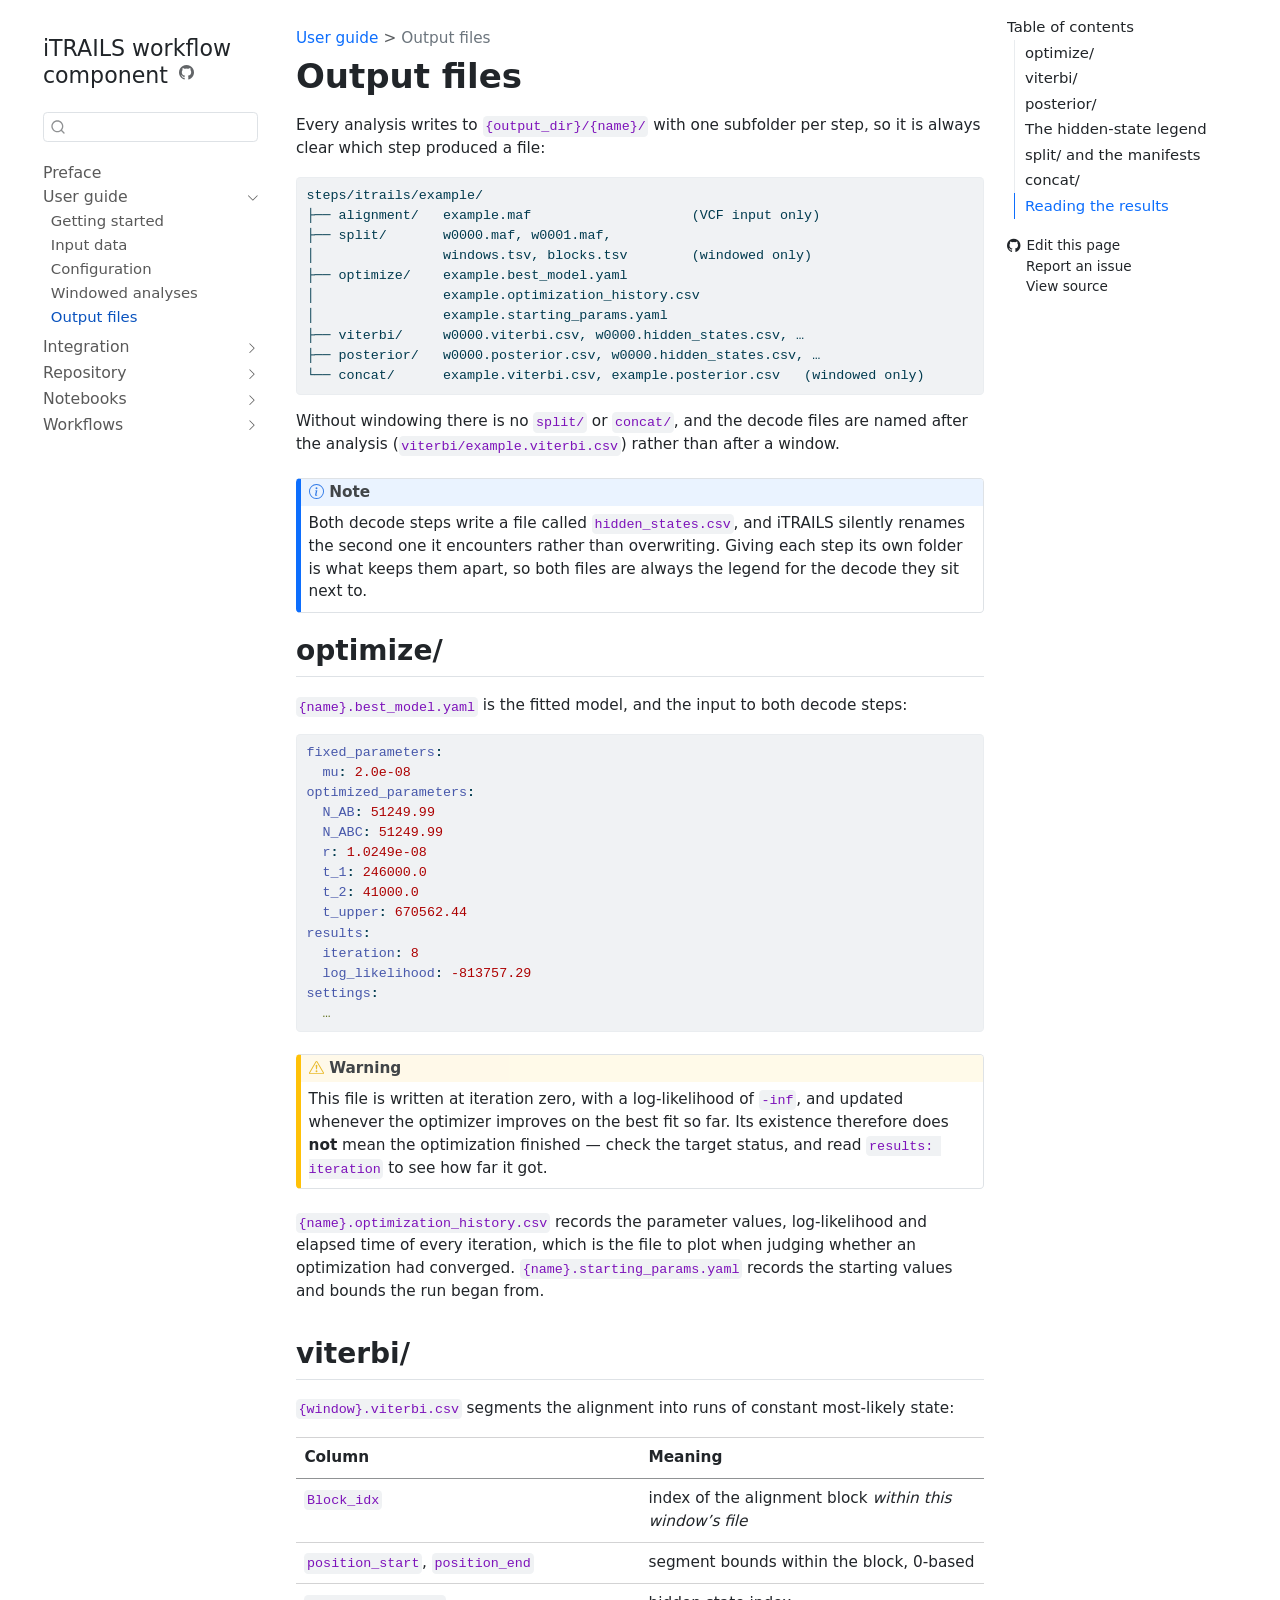
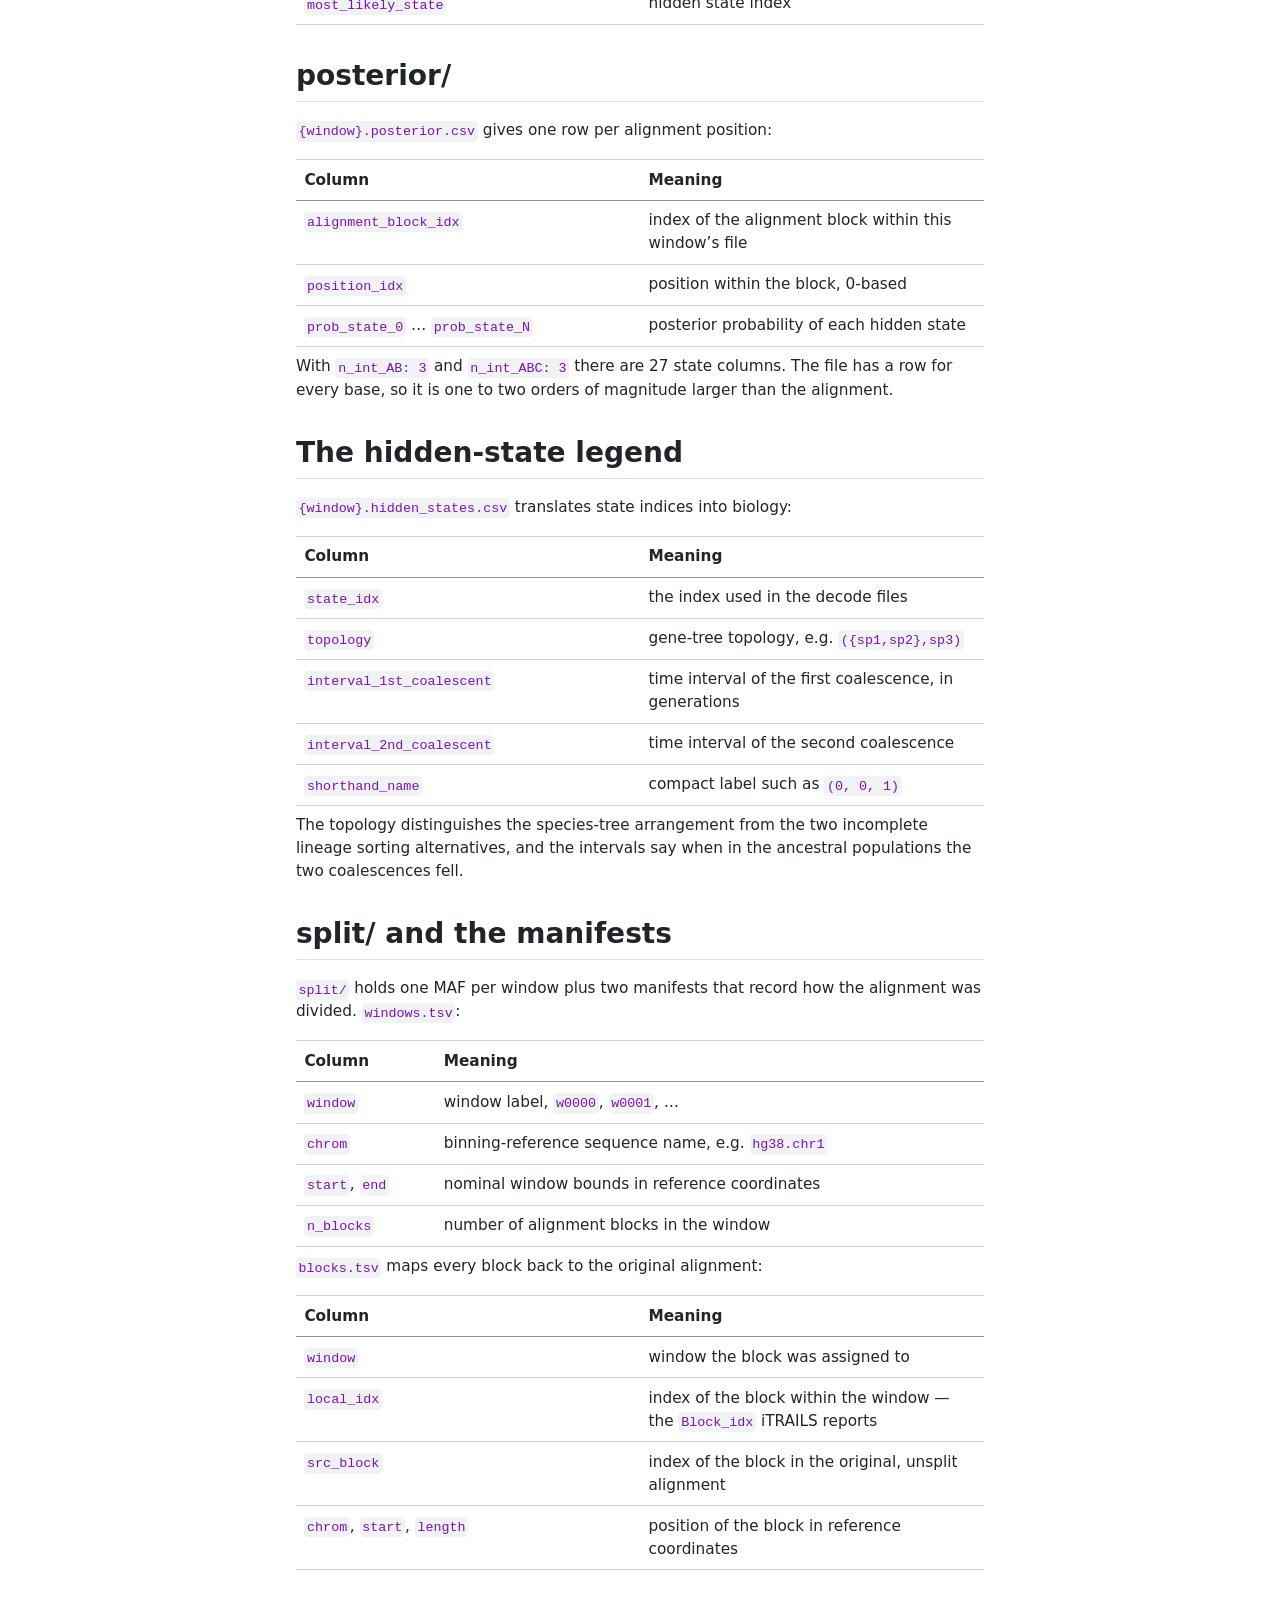
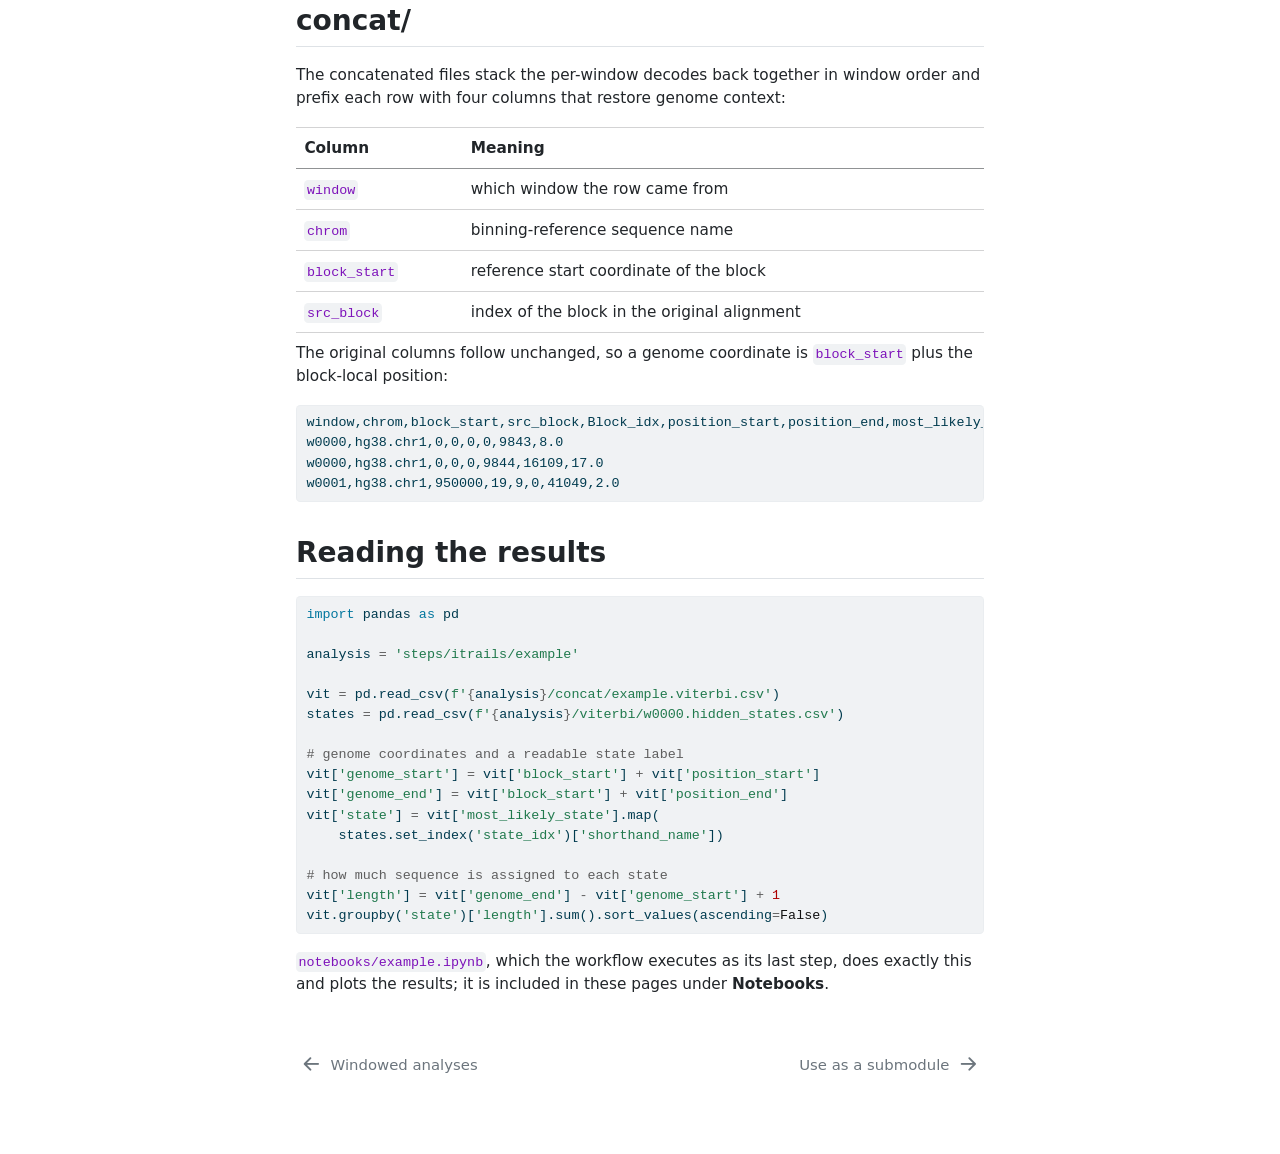
<file: docs/outputs.html>
<!DOCTYPE html>
<html xmlns="http://www.w3.org/1999/xhtml" lang="en" xml:lang="en"><head>

<meta charset="utf-8">
<meta name="generator" content="quarto-1.10.18">

<meta name="viewport" content="width=device-width, initial-scale=1.0, user-scalable=yes">


<title>Output files – iTRAILS workflow component</title>
<style>
/* Default styles provided by pandoc.
** See https://pandoc.org/MANUAL.html#variables-for-html for config info.
*/
span.smallcaps{font-variant: small-caps;}
div.columns{display: flex; gap: 1.5em;}
div.column{flex: auto;}
@media screen {
div.columns{gap: min(4vw, 1.5em);}
div.column{overflow-x: auto;}
}
div.hanging-indent{margin-left: 1.5em; text-indent: -1.5em;}
ul.task-list{list-style: none;}
ul.task-list li input[type="checkbox"] {
  width: 0.8em;
  margin: 0 0.8em 0.2em -1em; /* quarto-specific, see https://github.com/quarto-dev/quarto-cli/issues/4556 */ 
  vertical-align: middle;
}
/* CSS for syntax highlighting */
html { -webkit-text-size-adjust: 100%; }
pre > code.sourceCode { white-space: pre; position: relative; }
pre > code.sourceCode > span { display: inline-block; line-height: 1.25; }
pre > code.sourceCode > span:empty { height: 1.2em; }
.sourceCode { overflow: visible; }
code.sourceCode > span { color: inherit; text-decoration: inherit; }
div.sourceCode { margin: 1em 0; }
pre.sourceCode { margin: 0; }
@media screen {
div.sourceCode { overflow: auto; }
}
@media print {
pre > code.sourceCode { white-space: pre-wrap; }
pre > code.sourceCode > span { text-indent: -5em; padding-left: 5em; }
}
pre.numberSource code
  { counter-reset: source-line 0; }
pre.numberSource code > span
  { position: relative; left: -4em; counter-increment: source-line; }
pre.numberSource code > span > a:first-child::before
  { content: counter(source-line);
    position: relative; left: -1em; text-align: right; vertical-align: baseline;
    border: none; display: inline-block;
    -webkit-touch-callout: none; -webkit-user-select: none;
    -khtml-user-select: none; -moz-user-select: none;
    -ms-user-select: none; user-select: none;
    padding: 0 4px; width: 4em;
  }
pre.numberSource { margin-left: 3em;  padding-left: 4px; }
div.sourceCode
  {   }
@media screen {
pre > code.sourceCode > span > a:first-child::before { text-decoration: underline; }
}
</style>


<script src="../site_libs/quarto-nav/quarto-nav.js"></script>
<script src="../site_libs/quarto-nav/headroom.min.js"></script>
<script src="../site_libs/clipboard/clipboard.min.js"></script>
<script src="../site_libs/quarto-search/autocomplete.umd.js"></script>
<script src="../site_libs/quarto-search/fuse.min.js"></script>
<script src="../site_libs/quarto-search/quarto-search.js"></script>
<meta name="quarto:offset" content="../">
<link href="../docs/submodule.html" rel="next">
<link href="../docs/windowing.html" rel="prev">
<script src="../site_libs/quarto-html/quarto.js" type="module"></script>
<script src="../site_libs/quarto-html/tabsets/tabsets.js" type="module"></script>
<script src="../site_libs/quarto-html/popper.min.js"></script>
<script src="../site_libs/quarto-html/tippy.umd.min.js"></script>
<script src="../site_libs/quarto-html/anchor.min.js"></script>
<link href="../site_libs/quarto-html/tippy.css" rel="stylesheet">
<link href="../site_libs/quarto-html/quarto-syntax-highlighting-64a204ab8560d761af7679ceaba22944.css" rel="stylesheet" id="quarto-text-highlighting-styles">
<script src="../site_libs/bootstrap/bootstrap.min.js"></script>
<link href="../site_libs/bootstrap/bootstrap-icons.css" rel="stylesheet">
<link href="../site_libs/bootstrap/bootstrap-4becb4071c2cc0dd9f0b509d0fb2f5d6.min.css" rel="stylesheet" append-hash="true" id="quarto-bootstrap" data-mode="light">
<script id="quarto-search-options" type="application/json">{
  "location": "sidebar",
  "copy-button": false,
  "collapse-after": 3,
  "panel-placement": "start",
  "type": "textbox",
  "limit": 50,
  "keyboard-shortcut": [
    "f",
    "/",
    "s"
  ],
  "show-item-context": false,
  "language": {
    "search-no-results-text": "No results",
    "search-matching-documents-text": "matching documents",
    "search-copy-link-title": "Copy link to search",
    "search-hide-matches-text": "Hide additional matches",
    "search-more-match-text": "more match in this document",
    "search-more-matches-text": "more matches in this document",
    "search-clear-button-title": "Clear",
    "search-text-placeholder": "",
    "search-detached-cancel-button-title": "Cancel",
    "search-submit-button-title": "Submit",
    "search-label": "Search"
  }
}</script>
<script async="" src="https://hypothes.is/embed.js"></script>
<script>
  window.document.addEventListener("DOMContentLoaded", function (_event) {
    document.body.classList.add('hypothesis-enabled');
  });
</script>


</head>

<body class="nav-sidebar floating quarto-light">

<div id="quarto-search-results"></div>
  <header id="quarto-header" class="headroom fixed-top">
  <nav class="quarto-secondary-nav">
    <div class="container-fluid d-flex">
      <button type="button" class="quarto-btn-toggle btn" data-bs-toggle="collapse" role="button" data-bs-target=".quarto-sidebar-collapse-item" aria-controls="quarto-sidebar" aria-expanded="false" aria-label="Toggle sidebar navigation" onclick="if (window.quartoToggleHeadroom) { window.quartoToggleHeadroom(); }">
        <i class="bi bi-layout-text-sidebar-reverse"></i>
      </button>
        <nav class="quarto-page-breadcrumbs" aria-label="breadcrumb"><ol class="breadcrumb"><li class="breadcrumb-item"><a href="../docs/getting-started.html">User guide</a></li><li class="breadcrumb-item"><a href="../docs/outputs.html"><span class="chapter-title">Output files</span></a></li></ol></nav>
        <a class="flex-grow-1" role="navigation" data-bs-toggle="collapse" data-bs-target=".quarto-sidebar-collapse-item" aria-controls="quarto-sidebar" aria-expanded="false" aria-label="Toggle sidebar navigation" onclick="if (window.quartoToggleHeadroom) { window.quartoToggleHeadroom(); }">      
        </a>
      <button type="button" class="btn quarto-search-button" aria-label="Search" onclick="window.quartoOpenSearch();">
        <i class="bi bi-search"></i>
      </button>
    </div>
  </nav>
</header>
<!-- content -->
<div id="quarto-content" class="quarto-container page-columns page-rows-contents page-layout-article">
<!-- sidebar -->
  <nav id="quarto-sidebar" class="sidebar collapse collapse-horizontal quarto-sidebar-collapse-item sidebar-navigation floating overflow-auto">
    <div class="pt-lg-2 mt-2 text-left sidebar-header">
    <div class="sidebar-title mb-0 py-0">
      <a href="../">iTRAILS workflow component</a> 
        <div class="sidebar-tools-main">
    <a href="https://github.com/munch-group/itrails" title="Source Code" class="quarto-navigation-tool px-1" aria-label="Source Code"><i class="bi bi-github"></i></a>
</div>
    </div>
      </div>
        <div class="mt-2 flex-shrink-0 align-items-center">
        <div class="sidebar-search">
        <div id="quarto-search" class="" title="Search"></div>
        </div>
        </div>
    <div class="sidebar-menu-container"> 
    <ul class="list-unstyled mt-1">
        <li class="sidebar-item">
  <div class="sidebar-item-container"> 
  <a href="../index.html" class="sidebar-item-text sidebar-link">
 <span class="menu-text">Preface</span></a>
  </div>
</li>
        <li class="sidebar-item sidebar-item-section">
      <div class="sidebar-item-container"> 
            <a class="sidebar-item-text sidebar-link text-start" data-bs-toggle="collapse" data-bs-target="#quarto-sidebar-section-1" role="navigation" aria-expanded="true">
 <span class="menu-text">User guide</span></a>
          <a class="sidebar-item-toggle text-start" data-bs-toggle="collapse" data-bs-target="#quarto-sidebar-section-1" role="navigation" aria-expanded="true" aria-label="Toggle section">
            <i class="bi bi-chevron-right ms-2"></i>
          </a> 
      </div>
      <ul id="quarto-sidebar-section-1" class="collapse list-unstyled sidebar-section depth1 show">  
          <li class="sidebar-item">
  <div class="sidebar-item-container"> 
  <a href="../docs/getting-started.html" class="sidebar-item-text sidebar-link"><span class="chapter-title">Getting started</span></a>
  </div>
</li>
          <li class="sidebar-item">
  <div class="sidebar-item-container"> 
  <a href="../docs/input.html" class="sidebar-item-text sidebar-link"><span class="chapter-title">Input data</span></a>
  </div>
</li>
          <li class="sidebar-item">
  <div class="sidebar-item-container"> 
  <a href="../docs/configuration.html" class="sidebar-item-text sidebar-link"><span class="chapter-title">Configuration</span></a>
  </div>
</li>
          <li class="sidebar-item">
  <div class="sidebar-item-container"> 
  <a href="../docs/windowing.html" class="sidebar-item-text sidebar-link"><span class="chapter-title">Windowed analyses</span></a>
  </div>
</li>
          <li class="sidebar-item">
  <div class="sidebar-item-container"> 
  <a href="../docs/outputs.html" class="sidebar-item-text sidebar-link active"><span class="chapter-title">Output files</span></a>
  </div>
</li>
      </ul>
  </li>
        <li class="sidebar-item sidebar-item-section">
      <div class="sidebar-item-container"> 
            <a class="sidebar-item-text sidebar-link text-start collapsed" data-bs-toggle="collapse" data-bs-target="#quarto-sidebar-section-2" role="navigation" aria-expanded="false">
 <span class="menu-text">Integration</span></a>
          <a class="sidebar-item-toggle text-start collapsed" data-bs-toggle="collapse" data-bs-target="#quarto-sidebar-section-2" role="navigation" aria-expanded="false" aria-label="Toggle section">
            <i class="bi bi-chevron-right ms-2"></i>
          </a> 
      </div>
      <ul id="quarto-sidebar-section-2" class="collapse list-unstyled sidebar-section depth1 ">  
          <li class="sidebar-item">
  <div class="sidebar-item-container"> 
  <a href="../docs/submodule.html" class="sidebar-item-text sidebar-link"><span class="chapter-title">Use as a submodule</span></a>
  </div>
</li>
      </ul>
  </li>
        <li class="sidebar-item sidebar-item-section">
      <div class="sidebar-item-container"> 
            <a class="sidebar-item-text sidebar-link text-start collapsed" data-bs-toggle="collapse" data-bs-target="#quarto-sidebar-section-3" role="navigation" aria-expanded="false">
 <span class="menu-text">Repository</span></a>
          <a class="sidebar-item-toggle text-start collapsed" data-bs-toggle="collapse" data-bs-target="#quarto-sidebar-section-3" role="navigation" aria-expanded="false" aria-label="Toggle section">
            <i class="bi bi-chevron-right ms-2"></i>
          </a> 
      </div>
      <ul id="quarto-sidebar-section-3" class="collapse list-unstyled sidebar-section depth1 ">  
          <li class="sidebar-item">
  <div class="sidebar-item-container"> 
  <a href="../docs/website.html" class="sidebar-item-text sidebar-link"><span class="chapter-title">The documentation website</span></a>
  </div>
</li>
      </ul>
  </li>
        <li class="sidebar-item sidebar-item-section">
      <div class="sidebar-item-container"> 
            <a class="sidebar-item-text sidebar-link text-start collapsed" data-bs-toggle="collapse" data-bs-target="#quarto-sidebar-section-4" role="navigation" aria-expanded="false">
 <span class="menu-text">Notebooks</span></a>
          <a class="sidebar-item-toggle text-start collapsed" data-bs-toggle="collapse" data-bs-target="#quarto-sidebar-section-4" role="navigation" aria-expanded="false" aria-label="Toggle section">
            <i class="bi bi-chevron-right ms-2"></i>
          </a> 
      </div>
      <ul id="quarto-sidebar-section-4" class="collapse list-unstyled sidebar-section depth1 ">  
          <li class="sidebar-item">
  <div class="sidebar-item-container"> 
  <a href="../notebooks/example.html" class="sidebar-item-text sidebar-link"><span class="chapter-title">iTRAILS results</span></a>
  </div>
</li>
      </ul>
  </li>
        <li class="sidebar-item sidebar-item-section">
      <div class="sidebar-item-container"> 
            <a class="sidebar-item-text sidebar-link text-start collapsed" data-bs-toggle="collapse" data-bs-target="#quarto-sidebar-section-5" role="navigation" aria-expanded="false">
 <span class="menu-text">Workflows</span></a>
          <a class="sidebar-item-toggle text-start collapsed" data-bs-toggle="collapse" data-bs-target="#quarto-sidebar-section-5" role="navigation" aria-expanded="false" aria-label="Toggle section">
            <i class="bi bi-chevron-right ms-2"></i>
          </a> 
      </div>
      <ul id="quarto-sidebar-section-5" class="collapse list-unstyled sidebar-section depth1 ">  
          <li class="sidebar-item">
  <div class="sidebar-item-container"> 
  <a href="../workflow.html" class="sidebar-item-text sidebar-link"><span class="chapter-title">GWF workflow</span></a>
  </div>
</li>
      </ul>
  </li>
    </ul>
    </div>
</nav>
<div id="quarto-sidebar-glass" class="quarto-sidebar-collapse-item" data-bs-toggle="collapse" data-bs-target=".quarto-sidebar-collapse-item"></div>
<!-- margin-sidebar -->
    <div id="quarto-margin-sidebar" class="sidebar margin-sidebar">
        <nav id="TOC" role="doc-toc" class="toc-active">
    <h2 id="toc-title">Table of contents</h2>
   
  <ul class="collapse">
  <li><a href="#optimize" id="toc-optimize" class="nav-link active" data-scroll-target="#optimize">optimize/</a></li>
  <li><a href="#viterbi" id="toc-viterbi" class="nav-link" data-scroll-target="#viterbi">viterbi/</a></li>
  <li><a href="#posterior" id="toc-posterior" class="nav-link" data-scroll-target="#posterior">posterior/</a></li>
  <li><a href="#the-hidden-state-legend" id="toc-the-hidden-state-legend" class="nav-link" data-scroll-target="#the-hidden-state-legend">The hidden-state legend</a></li>
  <li><a href="#split-and-the-manifests" id="toc-split-and-the-manifests" class="nav-link" data-scroll-target="#split-and-the-manifests">split/ and the manifests</a></li>
  <li><a href="#concat" id="toc-concat" class="nav-link" data-scroll-target="#concat">concat/</a></li>
  <li><a href="#reading-the-results" id="toc-reading-the-results" class="nav-link" data-scroll-target="#reading-the-results">Reading the results</a></li>
  </ul>
<div class="toc-actions"><ul class="collapse"><li><a href="https://github.com/munch-group/itrails/edit/main/docs/outputs.qmd" class="toc-action"><i class="bi bi-github"></i>Edit this page</a></li><li><a href="https://github.com/munch-group/itrails/issues/new" class="toc-action"><i class="bi empty"></i>Report an issue</a></li><li><a href="https://github.com/munch-group/itrails/blob/main/docs/outputs.qmd" class="toc-action"><i class="bi empty"></i>View source</a></li></ul></div></nav>
    </div>
<!-- main -->
<main class="content" id="quarto-document-content">

<header id="title-block-header" class="quarto-title-block default"><nav class="quarto-page-breadcrumbs quarto-title-breadcrumbs d-none d-lg-block" aria-label="breadcrumb"><ol class="breadcrumb"><li class="breadcrumb-item"><a href="../docs/getting-started.html">User guide</a></li><li class="breadcrumb-item"><a href="../docs/outputs.html"><span class="chapter-title">Output files</span></a></li></ol></nav>
<div class="quarto-title">
<h1 class="title"><span class="chapter-title">Output files</span></h1>
</div>



<div class="quarto-title-meta">

    
  
    
  </div>
  


</header>


<p>Every analysis writes to <code>{output_dir}/{name}/</code> with one subfolder per step, so it is always clear which step produced a file:</p>
<div class="code-copy-outer-scaffold"><div class="sourceCode" id="cb1"><pre class="sourceCode txt code-with-copy"><code class="sourceCode default"><span id="cb1-1"><a href="#cb1-1" aria-hidden="true" tabindex="-1"></a>steps/itrails/example/</span>
<span id="cb1-2"><a href="#cb1-2" aria-hidden="true" tabindex="-1"></a>├── alignment/   example.maf                    (VCF input only)</span>
<span id="cb1-3"><a href="#cb1-3" aria-hidden="true" tabindex="-1"></a>├── split/       w0000.maf, w0001.maf,</span>
<span id="cb1-4"><a href="#cb1-4" aria-hidden="true" tabindex="-1"></a>│                windows.tsv, blocks.tsv        (windowed only)</span>
<span id="cb1-5"><a href="#cb1-5" aria-hidden="true" tabindex="-1"></a>├── optimize/    example.best_model.yaml</span>
<span id="cb1-6"><a href="#cb1-6" aria-hidden="true" tabindex="-1"></a>│                example.optimization_history.csv</span>
<span id="cb1-7"><a href="#cb1-7" aria-hidden="true" tabindex="-1"></a>│                example.starting_params.yaml</span>
<span id="cb1-8"><a href="#cb1-8" aria-hidden="true" tabindex="-1"></a>├── viterbi/     w0000.viterbi.csv, w0000.hidden_states.csv, …</span>
<span id="cb1-9"><a href="#cb1-9" aria-hidden="true" tabindex="-1"></a>├── posterior/   w0000.posterior.csv, w0000.hidden_states.csv, …</span>
<span id="cb1-10"><a href="#cb1-10" aria-hidden="true" tabindex="-1"></a>└── concat/      example.viterbi.csv, example.posterior.csv   (windowed only)</span></code></pre></div><button title="Copy to Clipboard" class="code-copy-button"><i class="bi"></i></button></div>
<p>Without windowing there is no <code>split/</code> or <code>concat/</code>, and the decode files are named after the analysis (<code>viterbi/example.viterbi.csv</code>) rather than after a window.</p>
<div class="callout callout-style-default callout-note callout-titled">
<div class="callout-header d-flex align-content-center">
<div class="callout-icon-container">
<i class="callout-icon"></i>
</div>
<div class="callout-title-container flex-fill">
Note
</div>
</div>
<div class="callout-body-container callout-body">
<p>Both decode steps write a file called <code>hidden_states.csv</code>, and iTRAILS silently renames the second one it encounters rather than overwriting. Giving each step its own folder is what keeps them apart, so both files are always the legend for the decode they sit next to.</p>
</div>
</div>
<section id="optimize" class="level2">
<h2 class="anchored" data-anchor-id="optimize">optimize/</h2>
<p><code>{name}.best_model.yaml</code> is the fitted model, and the input to both decode steps:</p>
<div class="code-copy-outer-scaffold"><div class="sourceCode" id="cb2"><pre class="sourceCode yaml code-with-copy"><code class="sourceCode yaml"><span id="cb2-1"><a href="#cb2-1" aria-hidden="true" tabindex="-1"></a><span class="fu">fixed_parameters</span><span class="kw">:</span></span>
<span id="cb2-2"><a href="#cb2-2" aria-hidden="true" tabindex="-1"></a><span class="at">  </span><span class="fu">mu</span><span class="kw">:</span><span class="at"> </span><span class="fl">2.0e-08</span></span>
<span id="cb2-3"><a href="#cb2-3" aria-hidden="true" tabindex="-1"></a><span class="fu">optimized_parameters</span><span class="kw">:</span></span>
<span id="cb2-4"><a href="#cb2-4" aria-hidden="true" tabindex="-1"></a><span class="at">  </span><span class="fu">N_AB</span><span class="kw">:</span><span class="at"> </span><span class="fl">51249.99</span></span>
<span id="cb2-5"><a href="#cb2-5" aria-hidden="true" tabindex="-1"></a><span class="at">  </span><span class="fu">N_ABC</span><span class="kw">:</span><span class="at"> </span><span class="fl">51249.99</span></span>
<span id="cb2-6"><a href="#cb2-6" aria-hidden="true" tabindex="-1"></a><span class="at">  </span><span class="fu">r</span><span class="kw">:</span><span class="at"> </span><span class="fl">1.0249e-08</span></span>
<span id="cb2-7"><a href="#cb2-7" aria-hidden="true" tabindex="-1"></a><span class="at">  </span><span class="fu">t_1</span><span class="kw">:</span><span class="at"> </span><span class="fl">246000.0</span></span>
<span id="cb2-8"><a href="#cb2-8" aria-hidden="true" tabindex="-1"></a><span class="at">  </span><span class="fu">t_2</span><span class="kw">:</span><span class="at"> </span><span class="fl">41000.0</span></span>
<span id="cb2-9"><a href="#cb2-9" aria-hidden="true" tabindex="-1"></a><span class="at">  </span><span class="fu">t_upper</span><span class="kw">:</span><span class="at"> </span><span class="fl">670562.44</span></span>
<span id="cb2-10"><a href="#cb2-10" aria-hidden="true" tabindex="-1"></a><span class="fu">results</span><span class="kw">:</span></span>
<span id="cb2-11"><a href="#cb2-11" aria-hidden="true" tabindex="-1"></a><span class="at">  </span><span class="fu">iteration</span><span class="kw">:</span><span class="at"> </span><span class="dv">8</span></span>
<span id="cb2-12"><a href="#cb2-12" aria-hidden="true" tabindex="-1"></a><span class="at">  </span><span class="fu">log_likelihood</span><span class="kw">:</span><span class="at"> </span><span class="fl">-813757.29</span></span>
<span id="cb2-13"><a href="#cb2-13" aria-hidden="true" tabindex="-1"></a><span class="fu">settings</span><span class="kw">:</span></span>
<span id="cb2-14"><a href="#cb2-14" aria-hidden="true" tabindex="-1"></a><span class="at">  …</span></span></code></pre></div><button title="Copy to Clipboard" class="code-copy-button"><i class="bi"></i></button></div>
<div class="callout callout-style-default callout-warning callout-titled">
<div class="callout-header d-flex align-content-center">
<div class="callout-icon-container">
<i class="callout-icon"></i>
</div>
<div class="callout-title-container flex-fill">
Warning
</div>
</div>
<div class="callout-body-container callout-body">
<p>This file is written at iteration zero, with a log-likelihood of <code>-inf</code>, and updated whenever the optimizer improves on the best fit so far. Its existence therefore does <strong>not</strong> mean the optimization finished — check the target status, and read <code>results: iteration</code> to see how far it got.</p>
</div>
</div>
<p><code>{name}.optimization_history.csv</code> records the parameter values, log-likelihood and elapsed time of every iteration, which is the file to plot when judging whether an optimization had converged. <code>{name}.starting_params.yaml</code> records the starting values and bounds the run began from.</p>
</section>
<section id="viterbi" class="level2">
<h2 class="anchored" data-anchor-id="viterbi">viterbi/</h2>
<p><code>{window}.viterbi.csv</code> segments the alignment into runs of constant most-likely state:</p>
<table class="caption-top table">
<colgroup>
<col style="width: 50%">
<col style="width: 50%">
</colgroup>
<thead>
<tr class="header">
<th style="text-align: left;">Column</th>
<th style="text-align: left;">Meaning</th>
</tr>
</thead>
<tbody>
<tr class="odd">
<td style="text-align: left;"><code>Block_idx</code></td>
<td style="text-align: left;">index of the alignment block <em>within this window’s file</em></td>
</tr>
<tr class="even">
<td style="text-align: left;"><code>position_start</code>, <code>position_end</code></td>
<td style="text-align: left;">segment bounds within the block, 0-based</td>
</tr>
<tr class="odd">
<td style="text-align: left;"><code>most_likely_state</code></td>
<td style="text-align: left;">hidden state index</td>
</tr>
</tbody>
</table>
</section>
<section id="posterior" class="level2">
<h2 class="anchored" data-anchor-id="posterior">posterior/</h2>
<p><code>{window}.posterior.csv</code> gives one row per alignment position:</p>
<table class="caption-top table">
<colgroup>
<col style="width: 50%">
<col style="width: 50%">
</colgroup>
<thead>
<tr class="header">
<th style="text-align: left;">Column</th>
<th style="text-align: left;">Meaning</th>
</tr>
</thead>
<tbody>
<tr class="odd">
<td style="text-align: left;"><code>alignment_block_idx</code></td>
<td style="text-align: left;">index of the alignment block within this window’s file</td>
</tr>
<tr class="even">
<td style="text-align: left;"><code>position_idx</code></td>
<td style="text-align: left;">position within the block, 0-based</td>
</tr>
<tr class="odd">
<td style="text-align: left;"><code>prob_state_0</code> … <code>prob_state_N</code></td>
<td style="text-align: left;">posterior probability of each hidden state</td>
</tr>
</tbody>
</table>
<p>With <code>n_int_AB: 3</code> and <code>n_int_ABC: 3</code> there are 27 state columns. The file has a row for every base, so it is one to two orders of magnitude larger than the alignment.</p>
</section>
<section id="the-hidden-state-legend" class="level2">
<h2 class="anchored" data-anchor-id="the-hidden-state-legend">The hidden-state legend</h2>
<p><code>{window}.hidden_states.csv</code> translates state indices into biology:</p>
<table class="caption-top table">
<colgroup>
<col style="width: 50%">
<col style="width: 50%">
</colgroup>
<thead>
<tr class="header">
<th style="text-align: left;">Column</th>
<th style="text-align: left;">Meaning</th>
</tr>
</thead>
<tbody>
<tr class="odd">
<td style="text-align: left;"><code>state_idx</code></td>
<td style="text-align: left;">the index used in the decode files</td>
</tr>
<tr class="even">
<td style="text-align: left;"><code>topology</code></td>
<td style="text-align: left;">gene-tree topology, e.g.&nbsp;<code>({sp1,sp2},sp3)</code></td>
</tr>
<tr class="odd">
<td style="text-align: left;"><code>interval_1st_coalescent</code></td>
<td style="text-align: left;">time interval of the first coalescence, in generations</td>
</tr>
<tr class="even">
<td style="text-align: left;"><code>interval_2nd_coalescent</code></td>
<td style="text-align: left;">time interval of the second coalescence</td>
</tr>
<tr class="odd">
<td style="text-align: left;"><code>shorthand_name</code></td>
<td style="text-align: left;">compact label such as <code>(0, 0, 1)</code></td>
</tr>
</tbody>
</table>
<p>The topology distinguishes the species-tree arrangement from the two incomplete lineage sorting alternatives, and the intervals say when in the ancestral populations the two coalescences fell.</p>
</section>
<section id="split-and-the-manifests" class="level2">
<h2 class="anchored" data-anchor-id="split-and-the-manifests">split/ and the manifests</h2>
<p><code>split/</code> holds one MAF per window plus two manifests that record how the alignment was divided. <code>windows.tsv</code>:</p>
<table class="caption-top table">
<thead>
<tr class="header">
<th style="text-align: left;">Column</th>
<th style="text-align: left;">Meaning</th>
</tr>
</thead>
<tbody>
<tr class="odd">
<td style="text-align: left;"><code>window</code></td>
<td style="text-align: left;">window label, <code>w0000</code>, <code>w0001</code>, …</td>
</tr>
<tr class="even">
<td style="text-align: left;"><code>chrom</code></td>
<td style="text-align: left;">binning-reference sequence name, e.g.&nbsp;<code>hg38.chr1</code></td>
</tr>
<tr class="odd">
<td style="text-align: left;"><code>start</code>, <code>end</code></td>
<td style="text-align: left;">nominal window bounds in reference coordinates</td>
</tr>
<tr class="even">
<td style="text-align: left;"><code>n_blocks</code></td>
<td style="text-align: left;">number of alignment blocks in the window</td>
</tr>
</tbody>
</table>
<p><code>blocks.tsv</code> maps every block back to the original alignment:</p>
<table class="caption-top table">
<colgroup>
<col style="width: 50%">
<col style="width: 50%">
</colgroup>
<thead>
<tr class="header">
<th style="text-align: left;">Column</th>
<th style="text-align: left;">Meaning</th>
</tr>
</thead>
<tbody>
<tr class="odd">
<td style="text-align: left;"><code>window</code></td>
<td style="text-align: left;">window the block was assigned to</td>
</tr>
<tr class="even">
<td style="text-align: left;"><code>local_idx</code></td>
<td style="text-align: left;">index of the block within the window — the <code>Block_idx</code> iTRAILS reports</td>
</tr>
<tr class="odd">
<td style="text-align: left;"><code>src_block</code></td>
<td style="text-align: left;">index of the block in the original, unsplit alignment</td>
</tr>
<tr class="even">
<td style="text-align: left;"><code>chrom</code>, <code>start</code>, <code>length</code></td>
<td style="text-align: left;">position of the block in reference coordinates</td>
</tr>
</tbody>
</table>
</section>
<section id="concat" class="level2">
<h2 class="anchored" data-anchor-id="concat">concat/</h2>
<p>The concatenated files stack the per-window decodes back together in window order and prefix each row with four columns that restore genome context:</p>
<table class="caption-top table">
<thead>
<tr class="header">
<th style="text-align: left;">Column</th>
<th style="text-align: left;">Meaning</th>
</tr>
</thead>
<tbody>
<tr class="odd">
<td style="text-align: left;"><code>window</code></td>
<td style="text-align: left;">which window the row came from</td>
</tr>
<tr class="even">
<td style="text-align: left;"><code>chrom</code></td>
<td style="text-align: left;">binning-reference sequence name</td>
</tr>
<tr class="odd">
<td style="text-align: left;"><code>block_start</code></td>
<td style="text-align: left;">reference start coordinate of the block</td>
</tr>
<tr class="even">
<td style="text-align: left;"><code>src_block</code></td>
<td style="text-align: left;">index of the block in the original alignment</td>
</tr>
</tbody>
</table>
<p>The original columns follow unchanged, so a genome coordinate is <code>block_start</code> plus the block-local position:</p>
<div class="code-copy-outer-scaffold"><div class="sourceCode" id="cb3"><pre class="sourceCode txt code-with-copy"><code class="sourceCode default"><span id="cb3-1"><a href="#cb3-1" aria-hidden="true" tabindex="-1"></a>window,chrom,block_start,src_block,Block_idx,position_start,position_end,most_likely_state</span>
<span id="cb3-2"><a href="#cb3-2" aria-hidden="true" tabindex="-1"></a>w0000,hg38.chr1,0,0,0,0,9843,8.0</span>
<span id="cb3-3"><a href="#cb3-3" aria-hidden="true" tabindex="-1"></a>w0000,hg38.chr1,0,0,0,9844,16109,17.0</span>
<span id="cb3-4"><a href="#cb3-4" aria-hidden="true" tabindex="-1"></a>w0001,hg38.chr1,950000,19,9,0,41049,2.0</span></code></pre></div><button title="Copy to Clipboard" class="code-copy-button"><i class="bi"></i></button></div>
</section>
<section id="reading-the-results" class="level2">
<h2 class="anchored" data-anchor-id="reading-the-results">Reading the results</h2>
<div class="code-copy-outer-scaffold"><div class="sourceCode" id="cb4"><pre class="sourceCode python code-with-copy"><code class="sourceCode python"><span id="cb4-1"><a href="#cb4-1" aria-hidden="true" tabindex="-1"></a><span class="im">import</span> pandas <span class="im">as</span> pd</span>
<span id="cb4-2"><a href="#cb4-2" aria-hidden="true" tabindex="-1"></a></span>
<span id="cb4-3"><a href="#cb4-3" aria-hidden="true" tabindex="-1"></a>analysis <span class="op">=</span> <span class="st">'steps/itrails/example'</span></span>
<span id="cb4-4"><a href="#cb4-4" aria-hidden="true" tabindex="-1"></a></span>
<span id="cb4-5"><a href="#cb4-5" aria-hidden="true" tabindex="-1"></a>vit <span class="op">=</span> pd.read_csv(<span class="ss">f'</span><span class="sc">{</span>analysis<span class="sc">}</span><span class="ss">/concat/example.viterbi.csv'</span>)</span>
<span id="cb4-6"><a href="#cb4-6" aria-hidden="true" tabindex="-1"></a>states <span class="op">=</span> pd.read_csv(<span class="ss">f'</span><span class="sc">{</span>analysis<span class="sc">}</span><span class="ss">/viterbi/w0000.hidden_states.csv'</span>)</span>
<span id="cb4-7"><a href="#cb4-7" aria-hidden="true" tabindex="-1"></a></span>
<span id="cb4-8"><a href="#cb4-8" aria-hidden="true" tabindex="-1"></a><span class="co"># genome coordinates and a readable state label</span></span>
<span id="cb4-9"><a href="#cb4-9" aria-hidden="true" tabindex="-1"></a>vit[<span class="st">'genome_start'</span>] <span class="op">=</span> vit[<span class="st">'block_start'</span>] <span class="op">+</span> vit[<span class="st">'position_start'</span>]</span>
<span id="cb4-10"><a href="#cb4-10" aria-hidden="true" tabindex="-1"></a>vit[<span class="st">'genome_end'</span>] <span class="op">=</span> vit[<span class="st">'block_start'</span>] <span class="op">+</span> vit[<span class="st">'position_end'</span>]</span>
<span id="cb4-11"><a href="#cb4-11" aria-hidden="true" tabindex="-1"></a>vit[<span class="st">'state'</span>] <span class="op">=</span> vit[<span class="st">'most_likely_state'</span>].<span class="bu">map</span>(</span>
<span id="cb4-12"><a href="#cb4-12" aria-hidden="true" tabindex="-1"></a>    states.set_index(<span class="st">'state_idx'</span>)[<span class="st">'shorthand_name'</span>])</span>
<span id="cb4-13"><a href="#cb4-13" aria-hidden="true" tabindex="-1"></a></span>
<span id="cb4-14"><a href="#cb4-14" aria-hidden="true" tabindex="-1"></a><span class="co"># how much sequence is assigned to each state</span></span>
<span id="cb4-15"><a href="#cb4-15" aria-hidden="true" tabindex="-1"></a>vit[<span class="st">'length'</span>] <span class="op">=</span> vit[<span class="st">'genome_end'</span>] <span class="op">-</span> vit[<span class="st">'genome_start'</span>] <span class="op">+</span> <span class="dv">1</span></span>
<span id="cb4-16"><a href="#cb4-16" aria-hidden="true" tabindex="-1"></a>vit.groupby(<span class="st">'state'</span>)[<span class="st">'length'</span>].<span class="bu">sum</span>().sort_values(ascending<span class="op">=</span><span class="va">False</span>)</span></code></pre></div><button title="Copy to Clipboard" class="code-copy-button"><i class="bi"></i></button></div>
<p><code>notebooks/example.ipynb</code>, which the workflow executes as its last step, does exactly this and plots the results; it is included in these pages under <strong>Notebooks</strong>.</p>


</section>

</main> <!-- /main -->
<script id="quarto-html-after-body" type="application/javascript">
  window.document.addEventListener("DOMContentLoaded", function (event) {
    const icon = "";
    const anchorJS = new window.AnchorJS();
    anchorJS.options = {
      placement: 'right',
      icon: icon
    };
    anchorJS.add('.anchored');
    const isCodeAnnotation = (el) => {
      for (const clz of el.classList) {
        if (clz.startsWith('code-annotation-')) {                     
          return true;
        }
      }
      return false;
    }
    const onCopySuccess = function(e) {
      // button target
      const button = e.trigger;
      // don't keep focus
      button.blur();
      // flash "checked"
      button.classList.add('code-copy-button-checked');
      var currentTitle = button.getAttribute("title");
      button.setAttribute("title", "Copied!");
      let tooltip;
      if (window.bootstrap) {
        button.setAttribute("data-bs-toggle", "tooltip");
        button.setAttribute("data-bs-placement", "left");
        button.setAttribute("data-bs-title", "Copied!");
        tooltip = new bootstrap.Tooltip(button, 
          { trigger: "manual", 
            customClass: "code-copy-button-tooltip",
            offset: [0, -8]});
        tooltip.show();    
      }
      setTimeout(function() {
        if (tooltip) {
          tooltip.hide();
          button.removeAttribute("data-bs-title");
          button.removeAttribute("data-bs-toggle");
          button.removeAttribute("data-bs-placement");
        }
        button.setAttribute("title", currentTitle);
        button.classList.remove('code-copy-button-checked');
      }, 1000);
      // clear code selection
      e.clearSelection();
    }
    const getTextToCopy = function(trigger) {
      const outerScaffold = trigger.parentElement.cloneNode(true);
      const codeEl = outerScaffold.querySelector('code');
      for (const childEl of codeEl.children) {
        if (isCodeAnnotation(childEl)) {
          childEl.remove();
        }
      }
      return codeEl.innerText;
    }
    const clipboard = new window.ClipboardJS('.code-copy-button:not([data-in-quarto-modal])', {
      text: getTextToCopy
    });
    clipboard.on('success', onCopySuccess);
    if (window.document.getElementById('quarto-embedded-source-code-modal')) {
      const clipboardModal = new window.ClipboardJS('.code-copy-button[data-in-quarto-modal]', {
        text: getTextToCopy,
        container: window.document.getElementById('quarto-embedded-source-code-modal')
      });
      clipboardModal.on('success', onCopySuccess);
    }
      var localhostRegex = new RegExp(/^(?:http|https):\/\/localhost\:?[0-9]*\//);
      var mailtoRegex = new RegExp(/^mailto:/);
        var filterRegex = new RegExp('/' + window.location.host + '/');
      var isInternal = (href) => {
          return filterRegex.test(href) || localhostRegex.test(href) || mailtoRegex.test(href);
      }
      // Inspect non-navigation links and adorn them if external
     var links = window.document.querySelectorAll('a[href]:not(.nav-link):not(.navbar-brand):not(.toc-action):not(.sidebar-link):not(.sidebar-item-toggle):not(.pagination-link):not(.no-external):not([aria-hidden]):not(.dropdown-item):not(.quarto-navigation-tool):not(.about-link)');
      for (var i=0; i<links.length; i++) {
        const link = links[i];
        if (!isInternal(link.href)) {
          // undo the damage that might have been done by quarto-nav.js in the case of
          // links that we want to consider external
          if (link.dataset.originalHref !== undefined) {
            link.href = link.dataset.originalHref;
          }
        }
      }
    function tippyHover(el, contentFn, onTriggerFn, onUntriggerFn) {
      const config = {
        allowHTML: true,
        maxWidth: 500,
        delay: 100,
        arrow: false,
        appendTo: function(el) {
            return el.parentElement;
        },
        interactive: true,
        interactiveBorder: 10,
        theme: 'quarto',
        placement: 'bottom-start',
      };
      if (contentFn) {
        config.content = contentFn;
      }
      if (onTriggerFn) {
        config.onTrigger = onTriggerFn;
      }
      if (onUntriggerFn) {
        config.onUntrigger = onUntriggerFn;
      }
      window.tippy(el, config); 
    }
    const noterefs = window.document.querySelectorAll('a[role="doc-noteref"]');
    for (var i=0; i<noterefs.length; i++) {
      const ref = noterefs[i];
      tippyHover(ref, function() {
        // use id or data attribute instead here
        let href = ref.getAttribute('data-footnote-href') || ref.getAttribute('href');
        try { href = new URL(href).hash; } catch {}
        const id = href.replace(/^#\/?/, "");
        const note = window.document.getElementById(id);
        if (note) {
          return note.innerHTML;
        } else {
          return "";
        }
      });
    }
    const xrefs = window.document.querySelectorAll('a.quarto-xref');
    const processXRef = (id, note) => {
      // Strip column container classes
      const stripColumnClz = (el) => {
        el.classList.remove("page-full", "page-columns");
        if (el.children) {
          for (const child of el.children) {
            stripColumnClz(child);
          }
        }
      }
      stripColumnClz(note)
      if (id === null || id.startsWith('sec-')) {
        // Special case sections, only their first couple elements
        const container = document.createElement("div");
        if (note.children && note.children.length > 2) {
          container.appendChild(note.children[0].cloneNode(true));
          for (let i = 1; i < note.children.length; i++) {
            const child = note.children[i];
            if (child.tagName === "P" && child.innerText === "") {
              continue;
            } else {
              container.appendChild(child.cloneNode(true));
              break;
            }
          }
          if (window.Quarto?.typesetMath) {
            window.Quarto.typesetMath(container);
          }
          return container.innerHTML
        } else {
          if (window.Quarto?.typesetMath) {
            window.Quarto.typesetMath(note);
          }
          return note.innerHTML;
        }
      } else {
        // Remove any anchor links if they are present
        const anchorLink = note.querySelector('a.anchorjs-link');
        if (anchorLink) {
          anchorLink.remove();
        }
        if (window.Quarto?.typesetMath) {
          window.Quarto.typesetMath(note);
        }
        if (note.classList.contains("callout")) {
          return note.outerHTML;
        } else {
          return note.innerHTML;
        }
      }
    }
    for (var i=0; i<xrefs.length; i++) {
      const xref = xrefs[i];
      tippyHover(xref, undefined, function(instance) {
        instance.disable();
        let url = xref.getAttribute('href');
        let hash = undefined; 
        if (url.startsWith('#')) {
          hash = url;
        } else {
          try { hash = new URL(url).hash; } catch {}
        }
        if (hash) {
          const id = hash.replace(/^#\/?/, "");
          const note = window.document.getElementById(id);
          if (note !== null) {
            try {
              const html = processXRef(id, note.cloneNode(true));
              instance.setContent(html);
            } finally {
              instance.enable();
              instance.show();
            }
          } else {
            // See if we can fetch this
            fetch(url.split('#')[0])
            .then(res => res.text())
            .then(html => {
              const parser = new DOMParser();
              const htmlDoc = parser.parseFromString(html, "text/html");
              const note = htmlDoc.getElementById(id);
              if (note !== null) {
                const html = processXRef(id, note);
                instance.setContent(html);
              } 
            }).finally(() => {
              instance.enable();
              instance.show();
            });
          }
        } else {
          // See if we can fetch a full url (with no hash to target)
          // This is a special case and we should probably do some content thinning / targeting
          fetch(url)
          .then(res => res.text())
          .then(html => {
            const parser = new DOMParser();
            const htmlDoc = parser.parseFromString(html, "text/html");
            const note = htmlDoc.querySelector('main.content');
            if (note !== null) {
              // This should only happen for chapter cross references
              // (since there is no id in the URL)
              // remove the first header
              if (note.children.length > 0 && note.children[0].tagName === "HEADER") {
                note.children[0].remove();
              }
              const html = processXRef(null, note);
              instance.setContent(html);
            } 
          }).finally(() => {
            instance.enable();
            instance.show();
          });
        }
      }, function(instance) {
      });
    }
        let selectedAnnoteEl;
        const selectorForAnnotation = ( cell, annotation) => {
          let cellAttr = 'data-code-cell="' + cell + '"';
          let lineAttr = 'data-code-annotation="' +  annotation + '"';
          const selector = 'span[' + cellAttr + '][' + lineAttr + ']';
          return selector;
        }
        const selectCodeLines = (annoteEl) => {
          const doc = window.document;
          const targetCell = annoteEl.getAttribute("data-target-cell");
          const targetAnnotation = annoteEl.getAttribute("data-target-annotation");
          const annoteSpan = window.document.querySelector(selectorForAnnotation(targetCell, targetAnnotation));
          const lines = annoteSpan.getAttribute("data-code-lines").split(",");
          const lineIds = lines.map((line) => {
            return targetCell + "-" + line;
          })
          let top = null;
          let height = null;
          let parent = null;
          if (lineIds.length > 0) {
              //compute the position of the single el (top and bottom and make a div)
              const el = window.document.getElementById(lineIds[0]);
              top = el.offsetTop;
              height = el.offsetHeight;
              parent = el.parentElement.parentElement;
            if (lineIds.length > 1) {
              const lastEl = window.document.getElementById(lineIds[lineIds.length - 1]);
              const bottom = lastEl.offsetTop + lastEl.offsetHeight;
              height = bottom - top;
            }
            if (top !== null && height !== null && parent !== null) {
              // cook up a div (if necessary) and position it 
              let div = window.document.getElementById("code-annotation-line-highlight");
              if (div === null) {
                div = window.document.createElement("div");
                div.setAttribute("id", "code-annotation-line-highlight");
                div.style.position = 'absolute';
                parent.appendChild(div);
              }
              div.style.top = top - 2 + "px";
              div.style.height = height + 4 + "px";
              div.style.left = 0;
              let gutterDiv = window.document.getElementById("code-annotation-line-highlight-gutter");
              if (gutterDiv === null) {
                gutterDiv = window.document.createElement("div");
                gutterDiv.setAttribute("id", "code-annotation-line-highlight-gutter");
                gutterDiv.style.position = 'absolute';
                const codeCell = window.document.getElementById(targetCell);
                const gutter = codeCell.querySelector('.code-annotation-gutter');
                gutter.appendChild(gutterDiv);
              }
              gutterDiv.style.top = top - 2 + "px";
              gutterDiv.style.height = height + 4 + "px";
            }
            selectedAnnoteEl = annoteEl;
          }
        };
        const unselectCodeLines = () => {
          const elementsIds = ["code-annotation-line-highlight", "code-annotation-line-highlight-gutter"];
          elementsIds.forEach((elId) => {
            const div = window.document.getElementById(elId);
            if (div) {
              div.remove();
            }
          });
          selectedAnnoteEl = undefined;
        };
          // Handle positioning of the toggle
      window.addEventListener(
        "resize",
        throttle(() => {
          elRect = undefined;
          if (selectedAnnoteEl) {
            selectCodeLines(selectedAnnoteEl);
          }
        }, 10)
      );
      function throttle(fn, ms) {
      let throttle = false;
      let timer;
        return (...args) => {
          if(!throttle) { // first call gets through
              fn.apply(this, args);
              throttle = true;
          } else { // all the others get throttled
              if(timer) clearTimeout(timer); // cancel #2
              timer = setTimeout(() => {
                fn.apply(this, args);
                timer = throttle = false;
              }, ms);
          }
        };
      }
        // Attach click handler to the DT
        const annoteDls = window.document.querySelectorAll('dt[data-target-cell]');
        for (const annoteDlNode of annoteDls) {
          annoteDlNode.addEventListener('click', (event) => {
            const clickedEl = event.target;
            if (clickedEl !== selectedAnnoteEl) {
              unselectCodeLines();
              const activeEl = window.document.querySelector('dt[data-target-cell].code-annotation-active');
              if (activeEl) {
                activeEl.classList.remove('code-annotation-active');
              }
              selectCodeLines(clickedEl);
              clickedEl.classList.add('code-annotation-active');
            } else {
              // Unselect the line
              unselectCodeLines();
              clickedEl.classList.remove('code-annotation-active');
            }
          });
        }
    const findCites = (el) => {
      const parentEl = el.parentElement;
      if (parentEl) {
        const cites = parentEl.dataset.cites;
        if (cites) {
          return {
            el,
            cites: cites.split(' ')
          };
        } else {
          return findCites(el.parentElement)
        }
      } else {
        return undefined;
      }
    };
    var bibliorefs = window.document.querySelectorAll('a[role="doc-biblioref"]');
    for (var i=0; i<bibliorefs.length; i++) {
      const ref = bibliorefs[i];
      const citeInfo = findCites(ref);
      if (citeInfo) {
        tippyHover(citeInfo.el, function() {
          var popup = window.document.createElement('div');
          citeInfo.cites.forEach(function(cite) {
            var citeDiv = window.document.createElement('div');
            citeDiv.classList.add('hanging-indent');
            citeDiv.classList.add('csl-entry');
            var biblioDiv = window.document.getElementById('ref-' + cite);
            if (biblioDiv) {
              citeDiv.innerHTML = biblioDiv.innerHTML;
            }
            popup.appendChild(citeDiv);
          });
          return popup.innerHTML;
        });
      }
    }
  });
  </script>
<nav class="page-navigation">
  <div class="nav-page nav-page-previous">
      <a href="../docs/windowing.html" class="pagination-link" aria-label="Windowed analyses">
        <i class="bi bi-arrow-left-short"></i> <span class="nav-page-text"><span class="chapter-title">Windowed analyses</span></span>
      </a>          
  </div>
  <div class="nav-page nav-page-next">
      <a href="../docs/submodule.html" class="pagination-link" aria-label="Use as a submodule">
        <span class="nav-page-text"><span class="chapter-title">Use as a submodule</span></span> <i class="bi bi-arrow-right-short"></i>
      </a>
  </div>
</nav>
</div> <!-- /content -->




<footer class="footer"><div class="nav-footer"><div class="nav-footer-center"><div class="toc-actions d-sm-block d-md-none"><ul><li><a href="https://github.com/munch-group/itrails/edit/main/docs/outputs.qmd" class="toc-action"><i class="bi bi-github"></i>Edit this page</a></li><li><a href="https://github.com/munch-group/itrails/issues/new" class="toc-action"><i class="bi empty"></i>Report an issue</a></li><li><a href="https://github.com/munch-group/itrails/blob/main/docs/outputs.qmd" class="toc-action"><i class="bi empty"></i>View source</a></li></ul></div></div></div></footer></body></html>
</file>
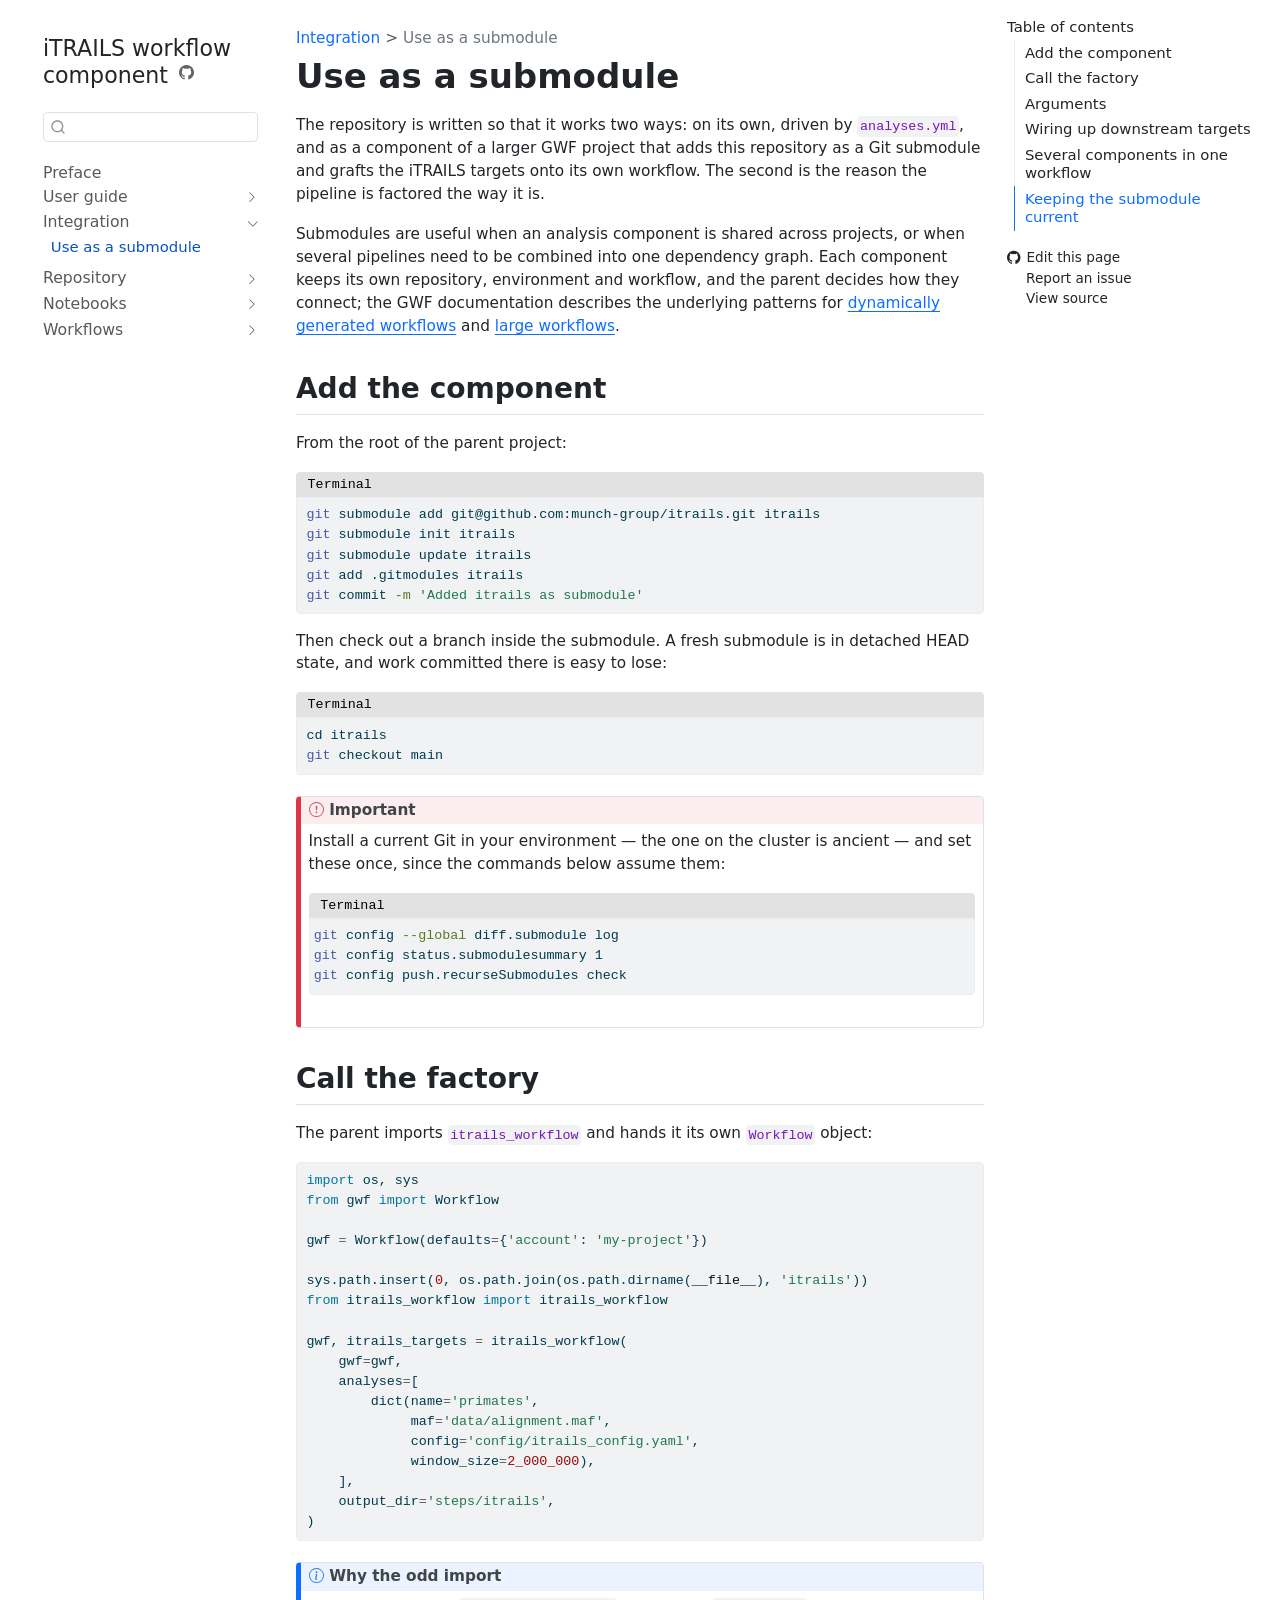
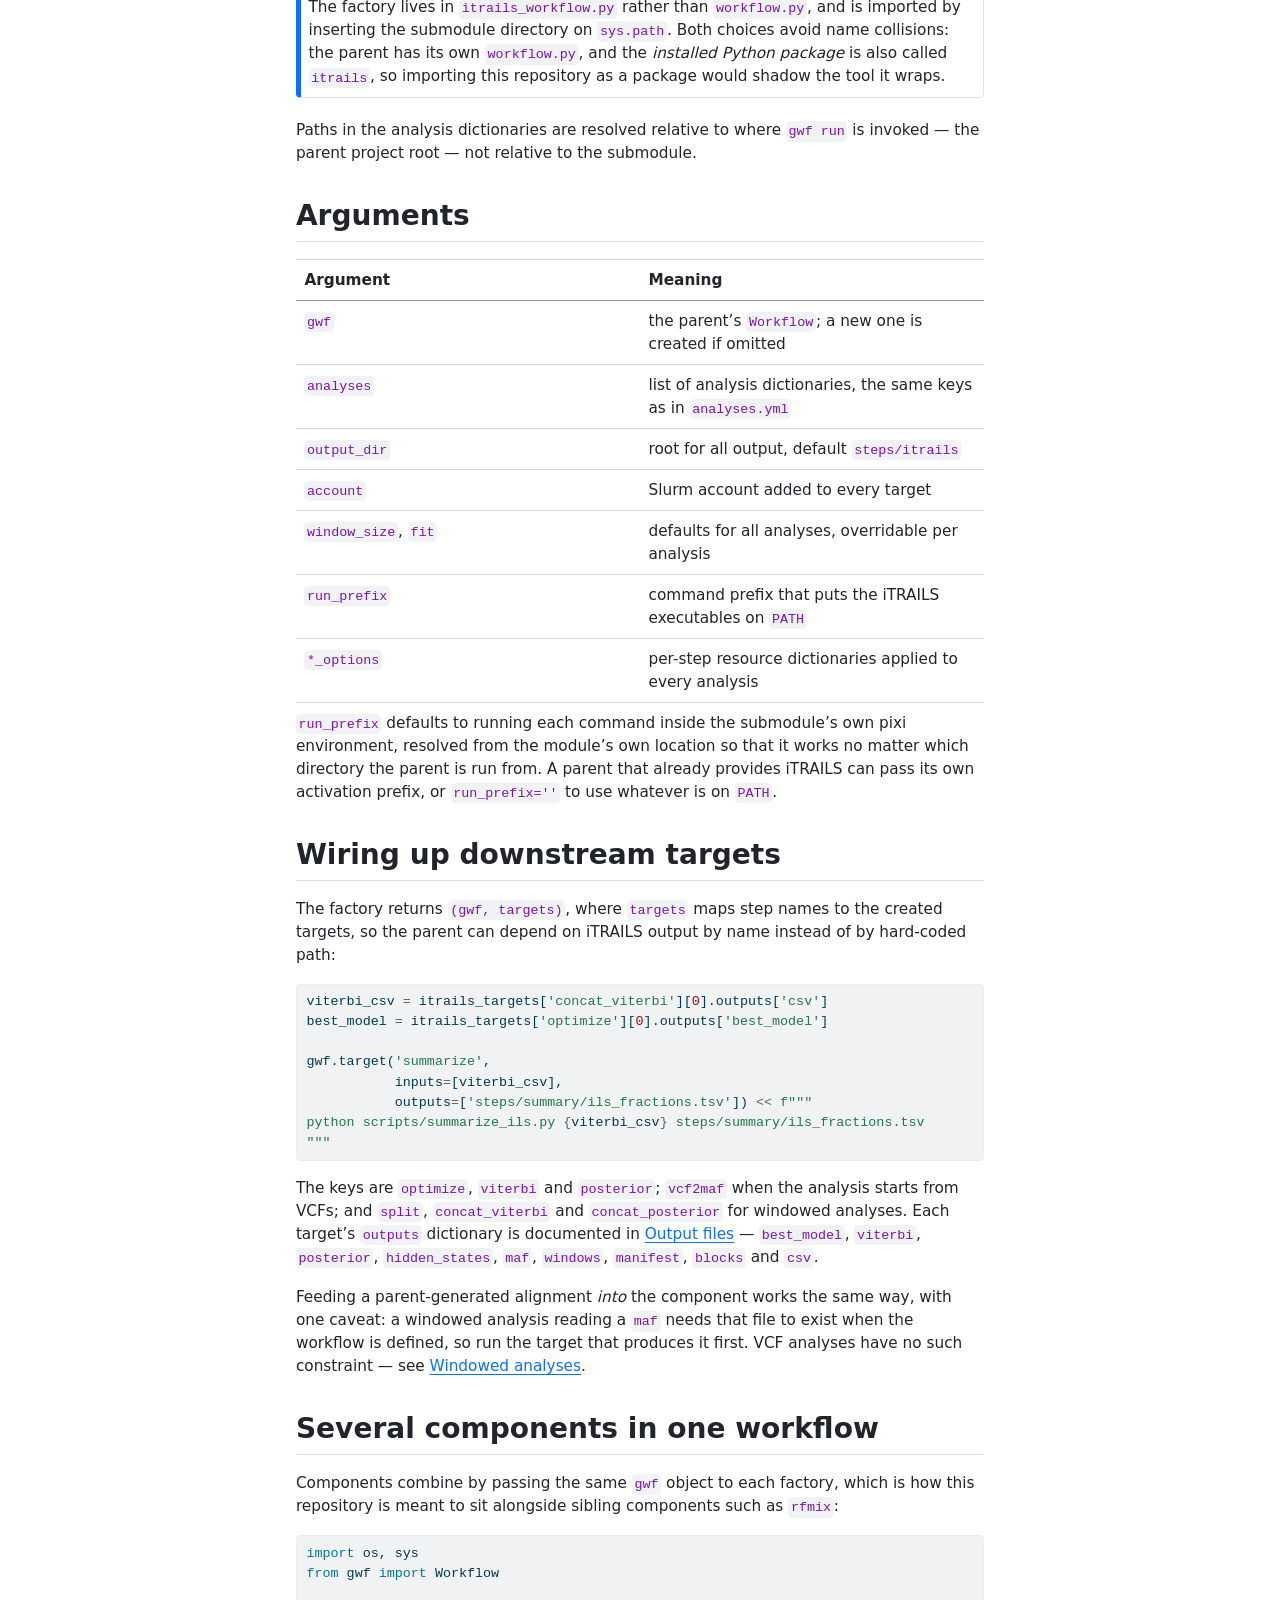
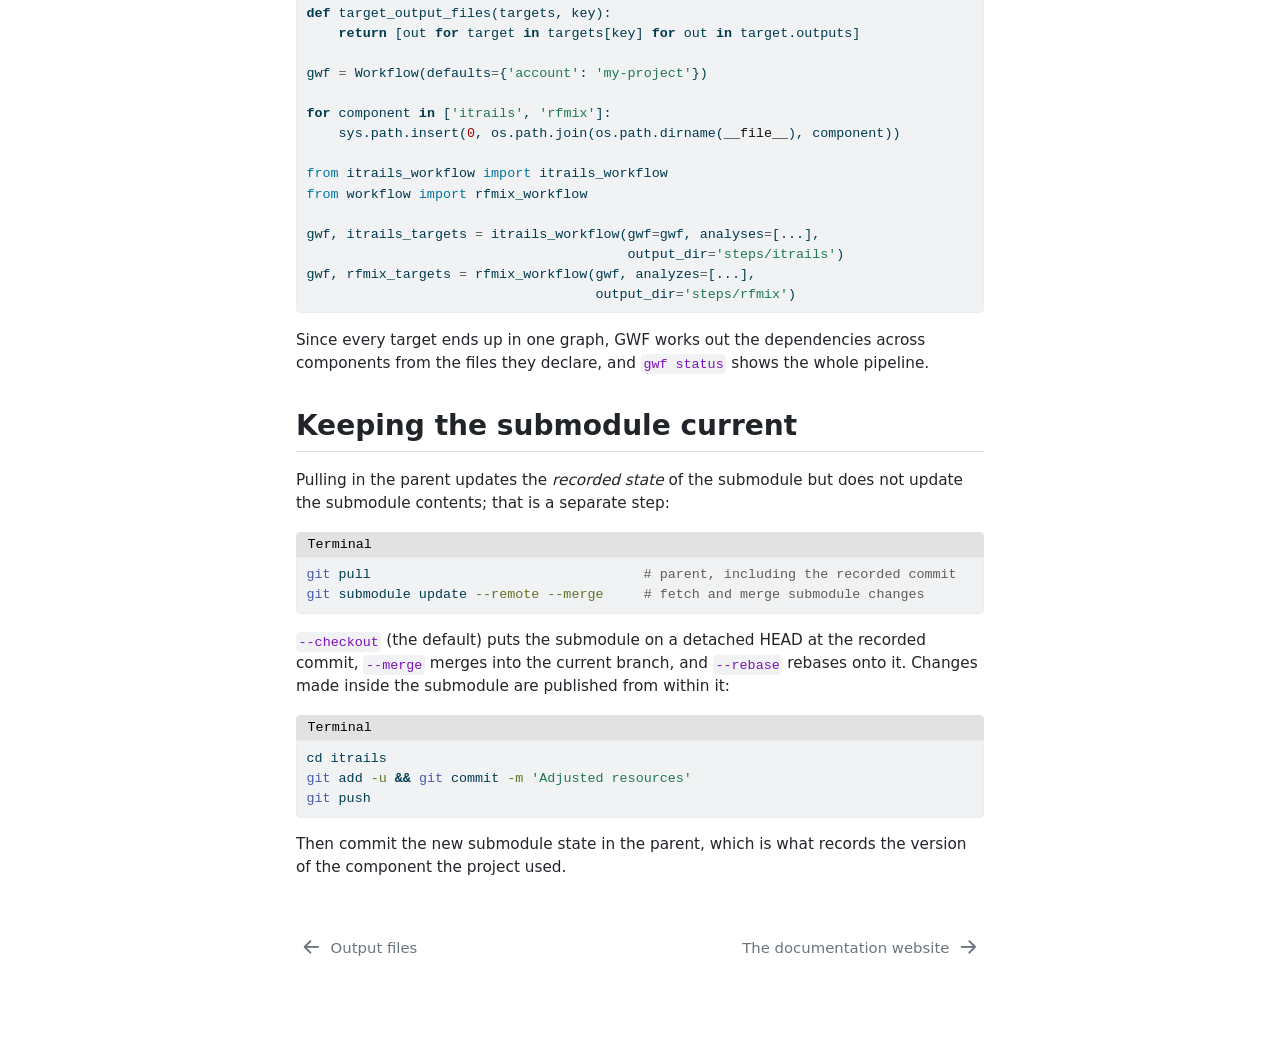
<file: docs/submodule.html>
<!DOCTYPE html>
<html xmlns="http://www.w3.org/1999/xhtml" lang="en" xml:lang="en"><head>

<meta charset="utf-8">
<meta name="generator" content="quarto-1.10.18">

<meta name="viewport" content="width=device-width, initial-scale=1.0, user-scalable=yes">


<title>Use as a submodule – iTRAILS workflow component</title>
<style>
/* Default styles provided by pandoc.
** See https://pandoc.org/MANUAL.html#variables-for-html for config info.
*/
span.smallcaps{font-variant: small-caps;}
div.columns{display: flex; gap: 1.5em;}
div.column{flex: auto;}
@media screen {
div.columns{gap: min(4vw, 1.5em);}
div.column{overflow-x: auto;}
}
div.hanging-indent{margin-left: 1.5em; text-indent: -1.5em;}
ul.task-list{list-style: none;}
ul.task-list li input[type="checkbox"] {
  width: 0.8em;
  margin: 0 0.8em 0.2em -1em; /* quarto-specific, see https://github.com/quarto-dev/quarto-cli/issues/4556 */ 
  vertical-align: middle;
}
/* CSS for syntax highlighting */
html { -webkit-text-size-adjust: 100%; }
pre > code.sourceCode { white-space: pre; position: relative; }
pre > code.sourceCode > span { display: inline-block; line-height: 1.25; }
pre > code.sourceCode > span:empty { height: 1.2em; }
.sourceCode { overflow: visible; }
code.sourceCode > span { color: inherit; text-decoration: inherit; }
div.sourceCode { margin: 1em 0; }
pre.sourceCode { margin: 0; }
@media screen {
div.sourceCode { overflow: auto; }
}
@media print {
pre > code.sourceCode { white-space: pre-wrap; }
pre > code.sourceCode > span { text-indent: -5em; padding-left: 5em; }
}
pre.numberSource code
  { counter-reset: source-line 0; }
pre.numberSource code > span
  { position: relative; left: -4em; counter-increment: source-line; }
pre.numberSource code > span > a:first-child::before
  { content: counter(source-line);
    position: relative; left: -1em; text-align: right; vertical-align: baseline;
    border: none; display: inline-block;
    -webkit-touch-callout: none; -webkit-user-select: none;
    -khtml-user-select: none; -moz-user-select: none;
    -ms-user-select: none; user-select: none;
    padding: 0 4px; width: 4em;
  }
pre.numberSource { margin-left: 3em;  padding-left: 4px; }
div.sourceCode
  {   }
@media screen {
pre > code.sourceCode > span > a:first-child::before { text-decoration: underline; }
}
</style>


<script src="../site_libs/quarto-nav/quarto-nav.js"></script>
<script src="../site_libs/quarto-nav/headroom.min.js"></script>
<script src="../site_libs/clipboard/clipboard.min.js"></script>
<script src="../site_libs/quarto-search/autocomplete.umd.js"></script>
<script src="../site_libs/quarto-search/fuse.min.js"></script>
<script src="../site_libs/quarto-search/quarto-search.js"></script>
<meta name="quarto:offset" content="../">
<link href="../docs/website.html" rel="next">
<link href="../docs/outputs.html" rel="prev">
<script src="../site_libs/quarto-html/quarto.js" type="module"></script>
<script src="../site_libs/quarto-html/tabsets/tabsets.js" type="module"></script>
<script src="../site_libs/quarto-html/popper.min.js"></script>
<script src="../site_libs/quarto-html/tippy.umd.min.js"></script>
<script src="../site_libs/quarto-html/anchor.min.js"></script>
<link href="../site_libs/quarto-html/tippy.css" rel="stylesheet">
<link href="../site_libs/quarto-html/quarto-syntax-highlighting-64a204ab8560d761af7679ceaba22944.css" rel="stylesheet" id="quarto-text-highlighting-styles">
<script src="../site_libs/bootstrap/bootstrap.min.js"></script>
<link href="../site_libs/bootstrap/bootstrap-icons.css" rel="stylesheet">
<link href="../site_libs/bootstrap/bootstrap-4becb4071c2cc0dd9f0b509d0fb2f5d6.min.css" rel="stylesheet" append-hash="true" id="quarto-bootstrap" data-mode="light">
<script id="quarto-search-options" type="application/json">{
  "location": "sidebar",
  "copy-button": false,
  "collapse-after": 3,
  "panel-placement": "start",
  "type": "textbox",
  "limit": 50,
  "keyboard-shortcut": [
    "f",
    "/",
    "s"
  ],
  "show-item-context": false,
  "language": {
    "search-no-results-text": "No results",
    "search-matching-documents-text": "matching documents",
    "search-copy-link-title": "Copy link to search",
    "search-hide-matches-text": "Hide additional matches",
    "search-more-match-text": "more match in this document",
    "search-more-matches-text": "more matches in this document",
    "search-clear-button-title": "Clear",
    "search-text-placeholder": "",
    "search-detached-cancel-button-title": "Cancel",
    "search-submit-button-title": "Submit",
    "search-label": "Search"
  }
}</script>
<script async="" src="https://hypothes.is/embed.js"></script>
<script>
  window.document.addEventListener("DOMContentLoaded", function (_event) {
    document.body.classList.add('hypothesis-enabled');
  });
</script>


</head>

<body class="nav-sidebar floating quarto-light">

<div id="quarto-search-results"></div>
  <header id="quarto-header" class="headroom fixed-top">
  <nav class="quarto-secondary-nav">
    <div class="container-fluid d-flex">
      <button type="button" class="quarto-btn-toggle btn" data-bs-toggle="collapse" role="button" data-bs-target=".quarto-sidebar-collapse-item" aria-controls="quarto-sidebar" aria-expanded="false" aria-label="Toggle sidebar navigation" onclick="if (window.quartoToggleHeadroom) { window.quartoToggleHeadroom(); }">
        <i class="bi bi-layout-text-sidebar-reverse"></i>
      </button>
        <nav class="quarto-page-breadcrumbs" aria-label="breadcrumb"><ol class="breadcrumb"><li class="breadcrumb-item"><a href="../docs/submodule.html">Integration</a></li><li class="breadcrumb-item"><a href="../docs/submodule.html"><span class="chapter-title">Use as a submodule</span></a></li></ol></nav>
        <a class="flex-grow-1" role="navigation" data-bs-toggle="collapse" data-bs-target=".quarto-sidebar-collapse-item" aria-controls="quarto-sidebar" aria-expanded="false" aria-label="Toggle sidebar navigation" onclick="if (window.quartoToggleHeadroom) { window.quartoToggleHeadroom(); }">      
        </a>
      <button type="button" class="btn quarto-search-button" aria-label="Search" onclick="window.quartoOpenSearch();">
        <i class="bi bi-search"></i>
      </button>
    </div>
  </nav>
</header>
<!-- content -->
<div id="quarto-content" class="quarto-container page-columns page-rows-contents page-layout-article">
<!-- sidebar -->
  <nav id="quarto-sidebar" class="sidebar collapse collapse-horizontal quarto-sidebar-collapse-item sidebar-navigation floating overflow-auto">
    <div class="pt-lg-2 mt-2 text-left sidebar-header">
    <div class="sidebar-title mb-0 py-0">
      <a href="../">iTRAILS workflow component</a> 
        <div class="sidebar-tools-main">
    <a href="https://github.com/munch-group/itrails" title="Source Code" class="quarto-navigation-tool px-1" aria-label="Source Code"><i class="bi bi-github"></i></a>
</div>
    </div>
      </div>
        <div class="mt-2 flex-shrink-0 align-items-center">
        <div class="sidebar-search">
        <div id="quarto-search" class="" title="Search"></div>
        </div>
        </div>
    <div class="sidebar-menu-container"> 
    <ul class="list-unstyled mt-1">
        <li class="sidebar-item">
  <div class="sidebar-item-container"> 
  <a href="../index.html" class="sidebar-item-text sidebar-link">
 <span class="menu-text">Preface</span></a>
  </div>
</li>
        <li class="sidebar-item sidebar-item-section">
      <div class="sidebar-item-container"> 
            <a class="sidebar-item-text sidebar-link text-start collapsed" data-bs-toggle="collapse" data-bs-target="#quarto-sidebar-section-1" role="navigation" aria-expanded="false">
 <span class="menu-text">User guide</span></a>
          <a class="sidebar-item-toggle text-start collapsed" data-bs-toggle="collapse" data-bs-target="#quarto-sidebar-section-1" role="navigation" aria-expanded="false" aria-label="Toggle section">
            <i class="bi bi-chevron-right ms-2"></i>
          </a> 
      </div>
      <ul id="quarto-sidebar-section-1" class="collapse list-unstyled sidebar-section depth1 ">  
          <li class="sidebar-item">
  <div class="sidebar-item-container"> 
  <a href="../docs/getting-started.html" class="sidebar-item-text sidebar-link"><span class="chapter-title">Getting started</span></a>
  </div>
</li>
          <li class="sidebar-item">
  <div class="sidebar-item-container"> 
  <a href="../docs/input.html" class="sidebar-item-text sidebar-link"><span class="chapter-title">Input data</span></a>
  </div>
</li>
          <li class="sidebar-item">
  <div class="sidebar-item-container"> 
  <a href="../docs/configuration.html" class="sidebar-item-text sidebar-link"><span class="chapter-title">Configuration</span></a>
  </div>
</li>
          <li class="sidebar-item">
  <div class="sidebar-item-container"> 
  <a href="../docs/windowing.html" class="sidebar-item-text sidebar-link"><span class="chapter-title">Windowed analyses</span></a>
  </div>
</li>
          <li class="sidebar-item">
  <div class="sidebar-item-container"> 
  <a href="../docs/outputs.html" class="sidebar-item-text sidebar-link"><span class="chapter-title">Output files</span></a>
  </div>
</li>
      </ul>
  </li>
        <li class="sidebar-item sidebar-item-section">
      <div class="sidebar-item-container"> 
            <a class="sidebar-item-text sidebar-link text-start" data-bs-toggle="collapse" data-bs-target="#quarto-sidebar-section-2" role="navigation" aria-expanded="true">
 <span class="menu-text">Integration</span></a>
          <a class="sidebar-item-toggle text-start" data-bs-toggle="collapse" data-bs-target="#quarto-sidebar-section-2" role="navigation" aria-expanded="true" aria-label="Toggle section">
            <i class="bi bi-chevron-right ms-2"></i>
          </a> 
      </div>
      <ul id="quarto-sidebar-section-2" class="collapse list-unstyled sidebar-section depth1 show">  
          <li class="sidebar-item">
  <div class="sidebar-item-container"> 
  <a href="../docs/submodule.html" class="sidebar-item-text sidebar-link active"><span class="chapter-title">Use as a submodule</span></a>
  </div>
</li>
      </ul>
  </li>
        <li class="sidebar-item sidebar-item-section">
      <div class="sidebar-item-container"> 
            <a class="sidebar-item-text sidebar-link text-start collapsed" data-bs-toggle="collapse" data-bs-target="#quarto-sidebar-section-3" role="navigation" aria-expanded="false">
 <span class="menu-text">Repository</span></a>
          <a class="sidebar-item-toggle text-start collapsed" data-bs-toggle="collapse" data-bs-target="#quarto-sidebar-section-3" role="navigation" aria-expanded="false" aria-label="Toggle section">
            <i class="bi bi-chevron-right ms-2"></i>
          </a> 
      </div>
      <ul id="quarto-sidebar-section-3" class="collapse list-unstyled sidebar-section depth1 ">  
          <li class="sidebar-item">
  <div class="sidebar-item-container"> 
  <a href="../docs/website.html" class="sidebar-item-text sidebar-link"><span class="chapter-title">The documentation website</span></a>
  </div>
</li>
      </ul>
  </li>
        <li class="sidebar-item sidebar-item-section">
      <div class="sidebar-item-container"> 
            <a class="sidebar-item-text sidebar-link text-start collapsed" data-bs-toggle="collapse" data-bs-target="#quarto-sidebar-section-4" role="navigation" aria-expanded="false">
 <span class="menu-text">Notebooks</span></a>
          <a class="sidebar-item-toggle text-start collapsed" data-bs-toggle="collapse" data-bs-target="#quarto-sidebar-section-4" role="navigation" aria-expanded="false" aria-label="Toggle section">
            <i class="bi bi-chevron-right ms-2"></i>
          </a> 
      </div>
      <ul id="quarto-sidebar-section-4" class="collapse list-unstyled sidebar-section depth1 ">  
          <li class="sidebar-item">
  <div class="sidebar-item-container"> 
  <a href="../notebooks/example.html" class="sidebar-item-text sidebar-link"><span class="chapter-title">iTRAILS results</span></a>
  </div>
</li>
      </ul>
  </li>
        <li class="sidebar-item sidebar-item-section">
      <div class="sidebar-item-container"> 
            <a class="sidebar-item-text sidebar-link text-start collapsed" data-bs-toggle="collapse" data-bs-target="#quarto-sidebar-section-5" role="navigation" aria-expanded="false">
 <span class="menu-text">Workflows</span></a>
          <a class="sidebar-item-toggle text-start collapsed" data-bs-toggle="collapse" data-bs-target="#quarto-sidebar-section-5" role="navigation" aria-expanded="false" aria-label="Toggle section">
            <i class="bi bi-chevron-right ms-2"></i>
          </a> 
      </div>
      <ul id="quarto-sidebar-section-5" class="collapse list-unstyled sidebar-section depth1 ">  
          <li class="sidebar-item">
  <div class="sidebar-item-container"> 
  <a href="../workflow.html" class="sidebar-item-text sidebar-link"><span class="chapter-title">GWF workflow</span></a>
  </div>
</li>
      </ul>
  </li>
    </ul>
    </div>
</nav>
<div id="quarto-sidebar-glass" class="quarto-sidebar-collapse-item" data-bs-toggle="collapse" data-bs-target=".quarto-sidebar-collapse-item"></div>
<!-- margin-sidebar -->
    <div id="quarto-margin-sidebar" class="sidebar margin-sidebar">
        <nav id="TOC" role="doc-toc" class="toc-active">
    <h2 id="toc-title">Table of contents</h2>
   
  <ul class="collapse">
  <li><a href="#add-the-component" id="toc-add-the-component" class="nav-link active" data-scroll-target="#add-the-component">Add the component</a></li>
  <li><a href="#call-the-factory" id="toc-call-the-factory" class="nav-link" data-scroll-target="#call-the-factory">Call the factory</a></li>
  <li><a href="#arguments" id="toc-arguments" class="nav-link" data-scroll-target="#arguments">Arguments</a></li>
  <li><a href="#wiring-up-downstream-targets" id="toc-wiring-up-downstream-targets" class="nav-link" data-scroll-target="#wiring-up-downstream-targets">Wiring up downstream targets</a></li>
  <li><a href="#several-components-in-one-workflow" id="toc-several-components-in-one-workflow" class="nav-link" data-scroll-target="#several-components-in-one-workflow">Several components in one workflow</a></li>
  <li><a href="#keeping-the-submodule-current" id="toc-keeping-the-submodule-current" class="nav-link" data-scroll-target="#keeping-the-submodule-current">Keeping the submodule current</a></li>
  </ul>
<div class="toc-actions"><ul class="collapse"><li><a href="https://github.com/munch-group/itrails/edit/main/docs/submodule.qmd" class="toc-action"><i class="bi bi-github"></i>Edit this page</a></li><li><a href="https://github.com/munch-group/itrails/issues/new" class="toc-action"><i class="bi empty"></i>Report an issue</a></li><li><a href="https://github.com/munch-group/itrails/blob/main/docs/submodule.qmd" class="toc-action"><i class="bi empty"></i>View source</a></li></ul></div></nav>
    </div>
<!-- main -->
<main class="content" id="quarto-document-content">

<header id="title-block-header" class="quarto-title-block default"><nav class="quarto-page-breadcrumbs quarto-title-breadcrumbs d-none d-lg-block" aria-label="breadcrumb"><ol class="breadcrumb"><li class="breadcrumb-item"><a href="../docs/submodule.html">Integration</a></li><li class="breadcrumb-item"><a href="../docs/submodule.html"><span class="chapter-title">Use as a submodule</span></a></li></ol></nav>
<div class="quarto-title">
<h1 class="title"><span class="chapter-title">Use as a submodule</span></h1>
</div>



<div class="quarto-title-meta">

    
  
    
  </div>
  


</header>


<p>The repository is written so that it works two ways: on its own, driven by <code>analyses.yml</code>, and as a component of a larger GWF project that adds this repository as a Git submodule and grafts the iTRAILS targets onto its own workflow. The second is the reason the pipeline is factored the way it is.</p>
<p>Submodules are useful when an analysis component is shared across projects, or when several pipelines need to be combined into one dependency graph. Each component keeps its own repository, environment and workflow, and the parent decides how they connect; the GWF documentation describes the underlying patterns for <a href="https://gwf.app/guide/patterns/#dynamically-generating-a-workflow">dynamically generated workflows</a> and <a href="https://gwf.app/guide/patterns/#large-workflows">large workflows</a>.</p>
<section id="add-the-component" class="level2">
<h2 class="anchored" data-anchor-id="add-the-component">Add the component</h2>
<p>From the root of the parent project:</p>
<div class="code-with-filename">
<div class="code-with-filename-file">
<pre><strong>Terminal</strong></pre>
</div>
<div class="code-copy-outer-scaffold"><div class="sourceCode" id="cb1" data-filename="Terminal"><pre class="sourceCode bash code-with-copy"><code class="sourceCode bash"><span id="cb1-1"><a href="#cb1-1" aria-hidden="true" tabindex="-1"></a><span class="fu">git</span> submodule add git@github.com:munch-group/itrails.git itrails</span>
<span id="cb1-2"><a href="#cb1-2" aria-hidden="true" tabindex="-1"></a><span class="fu">git</span> submodule init itrails</span>
<span id="cb1-3"><a href="#cb1-3" aria-hidden="true" tabindex="-1"></a><span class="fu">git</span> submodule update itrails</span>
<span id="cb1-4"><a href="#cb1-4" aria-hidden="true" tabindex="-1"></a><span class="fu">git</span> add .gitmodules itrails</span>
<span id="cb1-5"><a href="#cb1-5" aria-hidden="true" tabindex="-1"></a><span class="fu">git</span> commit <span class="at">-m</span> <span class="st">'Added itrails as submodule'</span></span></code></pre></div><button title="Copy to Clipboard" class="code-copy-button"><i class="bi"></i></button></div>
</div>
<p>Then check out a branch inside the submodule. A fresh submodule is in detached HEAD state, and work committed there is easy to lose:</p>
<div class="code-with-filename">
<div class="code-with-filename-file">
<pre><strong>Terminal</strong></pre>
</div>
<div class="code-copy-outer-scaffold"><div class="sourceCode" id="cb2" data-filename="Terminal"><pre class="sourceCode bash code-with-copy"><code class="sourceCode bash"><span id="cb2-1"><a href="#cb2-1" aria-hidden="true" tabindex="-1"></a><span class="bu">cd</span> itrails</span>
<span id="cb2-2"><a href="#cb2-2" aria-hidden="true" tabindex="-1"></a><span class="fu">git</span> checkout main</span></code></pre></div><button title="Copy to Clipboard" class="code-copy-button"><i class="bi"></i></button></div>
</div>
<div class="callout callout-style-default callout-important callout-titled">
<div class="callout-header d-flex align-content-center">
<div class="callout-icon-container">
<i class="callout-icon"></i>
</div>
<div class="callout-title-container flex-fill">
Important
</div>
</div>
<div class="callout-body-container callout-body">
<p>Install a current Git in your environment — the one on the cluster is ancient — and set these once, since the commands below assume them:</p>
<div class="code-with-filename">
<div class="code-with-filename-file">
<pre><strong>Terminal</strong></pre>
</div>
<div class="code-copy-outer-scaffold"><div class="sourceCode" id="cb3" data-filename="Terminal"><pre class="sourceCode bash code-with-copy"><code class="sourceCode bash"><span id="cb3-1"><a href="#cb3-1" aria-hidden="true" tabindex="-1"></a><span class="fu">git</span> config <span class="at">--global</span> diff.submodule log</span>
<span id="cb3-2"><a href="#cb3-2" aria-hidden="true" tabindex="-1"></a><span class="fu">git</span> config status.submodulesummary 1</span>
<span id="cb3-3"><a href="#cb3-3" aria-hidden="true" tabindex="-1"></a><span class="fu">git</span> config push.recurseSubmodules check</span></code></pre></div><button title="Copy to Clipboard" class="code-copy-button"><i class="bi"></i></button></div>
</div>
</div>
</div>
</section>
<section id="call-the-factory" class="level2">
<h2 class="anchored" data-anchor-id="call-the-factory">Call the factory</h2>
<p>The parent imports <code>itrails_workflow</code> and hands it its own <code>Workflow</code> object:</p>
<div class="code-copy-outer-scaffold"><div class="sourceCode" id="cb4"><pre class="sourceCode python code-with-copy"><code class="sourceCode python"><span id="cb4-1"><a href="#cb4-1" aria-hidden="true" tabindex="-1"></a><span class="im">import</span> os, sys</span>
<span id="cb4-2"><a href="#cb4-2" aria-hidden="true" tabindex="-1"></a><span class="im">from</span> gwf <span class="im">import</span> Workflow</span>
<span id="cb4-3"><a href="#cb4-3" aria-hidden="true" tabindex="-1"></a></span>
<span id="cb4-4"><a href="#cb4-4" aria-hidden="true" tabindex="-1"></a>gwf <span class="op">=</span> Workflow(defaults<span class="op">=</span>{<span class="st">'account'</span>: <span class="st">'my-project'</span>})</span>
<span id="cb4-5"><a href="#cb4-5" aria-hidden="true" tabindex="-1"></a></span>
<span id="cb4-6"><a href="#cb4-6" aria-hidden="true" tabindex="-1"></a>sys.path.insert(<span class="dv">0</span>, os.path.join(os.path.dirname(<span class="va">__file__</span>), <span class="st">'itrails'</span>))</span>
<span id="cb4-7"><a href="#cb4-7" aria-hidden="true" tabindex="-1"></a><span class="im">from</span> itrails_workflow <span class="im">import</span> itrails_workflow</span>
<span id="cb4-8"><a href="#cb4-8" aria-hidden="true" tabindex="-1"></a></span>
<span id="cb4-9"><a href="#cb4-9" aria-hidden="true" tabindex="-1"></a>gwf, itrails_targets <span class="op">=</span> itrails_workflow(</span>
<span id="cb4-10"><a href="#cb4-10" aria-hidden="true" tabindex="-1"></a>    gwf<span class="op">=</span>gwf,</span>
<span id="cb4-11"><a href="#cb4-11" aria-hidden="true" tabindex="-1"></a>    analyses<span class="op">=</span>[</span>
<span id="cb4-12"><a href="#cb4-12" aria-hidden="true" tabindex="-1"></a>        <span class="bu">dict</span>(name<span class="op">=</span><span class="st">'primates'</span>,</span>
<span id="cb4-13"><a href="#cb4-13" aria-hidden="true" tabindex="-1"></a>             maf<span class="op">=</span><span class="st">'data/alignment.maf'</span>,</span>
<span id="cb4-14"><a href="#cb4-14" aria-hidden="true" tabindex="-1"></a>             config<span class="op">=</span><span class="st">'config/itrails_config.yaml'</span>,</span>
<span id="cb4-15"><a href="#cb4-15" aria-hidden="true" tabindex="-1"></a>             window_size<span class="op">=</span><span class="dv">2_000_000</span>),</span>
<span id="cb4-16"><a href="#cb4-16" aria-hidden="true" tabindex="-1"></a>    ],</span>
<span id="cb4-17"><a href="#cb4-17" aria-hidden="true" tabindex="-1"></a>    output_dir<span class="op">=</span><span class="st">'steps/itrails'</span>,</span>
<span id="cb4-18"><a href="#cb4-18" aria-hidden="true" tabindex="-1"></a>)</span></code></pre></div><button title="Copy to Clipboard" class="code-copy-button"><i class="bi"></i></button></div>
<div class="callout callout-style-default callout-note callout-titled">
<div class="callout-header d-flex align-content-center">
<div class="callout-icon-container">
<i class="callout-icon"></i>
</div>
<div class="callout-title-container flex-fill">
<span class="screen-reader-only">Note</span>Why the odd import
</div>
</div>
<div class="callout-body-container callout-body">
<p>The factory lives in <code>itrails_workflow.py</code> rather than <code>workflow.py</code>, and is imported by inserting the submodule directory on <code>sys.path</code>. Both choices avoid name collisions: the parent has its own <code>workflow.py</code>, and the <em>installed Python package</em> is also called <code>itrails</code>, so importing this repository as a package would shadow the tool it wraps.</p>
</div>
</div>
<p>Paths in the analysis dictionaries are resolved relative to where <code>gwf run</code> is invoked — the parent project root — not relative to the submodule.</p>
</section>
<section id="arguments" class="level2">
<h2 class="anchored" data-anchor-id="arguments">Arguments</h2>
<table class="caption-top table">
<colgroup>
<col style="width: 50%">
<col style="width: 50%">
</colgroup>
<thead>
<tr class="header">
<th style="text-align: left;">Argument</th>
<th style="text-align: left;">Meaning</th>
</tr>
</thead>
<tbody>
<tr class="odd">
<td style="text-align: left;"><code>gwf</code></td>
<td style="text-align: left;">the parent’s <code>Workflow</code>; a new one is created if omitted</td>
</tr>
<tr class="even">
<td style="text-align: left;"><code>analyses</code></td>
<td style="text-align: left;">list of analysis dictionaries, the same keys as in <code>analyses.yml</code></td>
</tr>
<tr class="odd">
<td style="text-align: left;"><code>output_dir</code></td>
<td style="text-align: left;">root for all output, default <code>steps/itrails</code></td>
</tr>
<tr class="even">
<td style="text-align: left;"><code>account</code></td>
<td style="text-align: left;">Slurm account added to every target</td>
</tr>
<tr class="odd">
<td style="text-align: left;"><code>window_size</code>, <code>fit</code></td>
<td style="text-align: left;">defaults for all analyses, overridable per analysis</td>
</tr>
<tr class="even">
<td style="text-align: left;"><code>run_prefix</code></td>
<td style="text-align: left;">command prefix that puts the iTRAILS executables on <code>PATH</code></td>
</tr>
<tr class="odd">
<td style="text-align: left;"><code>*_options</code></td>
<td style="text-align: left;">per-step resource dictionaries applied to every analysis</td>
</tr>
</tbody>
</table>
<p><code>run_prefix</code> defaults to running each command inside the submodule’s own pixi environment, resolved from the module’s own location so that it works no matter which directory the parent is run from. A parent that already provides iTRAILS can pass its own activation prefix, or <code>run_prefix=''</code> to use whatever is on <code>PATH</code>.</p>
</section>
<section id="wiring-up-downstream-targets" class="level2">
<h2 class="anchored" data-anchor-id="wiring-up-downstream-targets">Wiring up downstream targets</h2>
<p>The factory returns <code>(gwf, targets)</code>, where <code>targets</code> maps step names to the created targets, so the parent can depend on iTRAILS output by name instead of by hard-coded path:</p>
<div class="code-copy-outer-scaffold"><div class="sourceCode" id="cb5"><pre class="sourceCode python code-with-copy"><code class="sourceCode python"><span id="cb5-1"><a href="#cb5-1" aria-hidden="true" tabindex="-1"></a>viterbi_csv <span class="op">=</span> itrails_targets[<span class="st">'concat_viterbi'</span>][<span class="dv">0</span>].outputs[<span class="st">'csv'</span>]</span>
<span id="cb5-2"><a href="#cb5-2" aria-hidden="true" tabindex="-1"></a>best_model <span class="op">=</span> itrails_targets[<span class="st">'optimize'</span>][<span class="dv">0</span>].outputs[<span class="st">'best_model'</span>]</span>
<span id="cb5-3"><a href="#cb5-3" aria-hidden="true" tabindex="-1"></a></span>
<span id="cb5-4"><a href="#cb5-4" aria-hidden="true" tabindex="-1"></a>gwf.target(<span class="st">'summarize'</span>,</span>
<span id="cb5-5"><a href="#cb5-5" aria-hidden="true" tabindex="-1"></a>           inputs<span class="op">=</span>[viterbi_csv],</span>
<span id="cb5-6"><a href="#cb5-6" aria-hidden="true" tabindex="-1"></a>           outputs<span class="op">=</span>[<span class="st">'steps/summary/ils_fractions.tsv'</span>]) <span class="op">&lt;&lt;</span> <span class="ss">f"""</span></span>
<span id="cb5-7"><a href="#cb5-7" aria-hidden="true" tabindex="-1"></a><span class="ss">python scripts/summarize_ils.py </span><span class="sc">{</span>viterbi_csv<span class="sc">}</span><span class="ss"> steps/summary/ils_fractions.tsv</span></span>
<span id="cb5-8"><a href="#cb5-8" aria-hidden="true" tabindex="-1"></a><span class="ss">"""</span></span></code></pre></div><button title="Copy to Clipboard" class="code-copy-button"><i class="bi"></i></button></div>
<p>The keys are <code>optimize</code>, <code>viterbi</code> and <code>posterior</code>; <code>vcf2maf</code> when the analysis starts from VCFs; and <code>split</code>, <code>concat_viterbi</code> and <code>concat_posterior</code> for windowed analyses. Each target’s <code>outputs</code> dictionary is documented in <a href="../docs/outputs.html">Output files</a> — <code>best_model</code>, <code>viterbi</code>, <code>posterior</code>, <code>hidden_states</code>, <code>maf</code>, <code>windows</code>, <code>manifest</code>, <code>blocks</code> and <code>csv</code>.</p>
<p>Feeding a parent-generated alignment <em>into</em> the component works the same way, with one caveat: a windowed analysis reading a <code>maf</code> needs that file to exist when the workflow is defined, so run the target that produces it first. VCF analyses have no such constraint — see <a href="../docs/windowing.html">Windowed analyses</a>.</p>
</section>
<section id="several-components-in-one-workflow" class="level2">
<h2 class="anchored" data-anchor-id="several-components-in-one-workflow">Several components in one workflow</h2>
<p>Components combine by passing the same <code>gwf</code> object to each factory, which is how this repository is meant to sit alongside sibling components such as <code>rfmix</code>:</p>
<div class="code-copy-outer-scaffold"><div class="sourceCode" id="cb6"><pre class="sourceCode python code-with-copy"><code class="sourceCode python"><span id="cb6-1"><a href="#cb6-1" aria-hidden="true" tabindex="-1"></a><span class="im">import</span> os, sys</span>
<span id="cb6-2"><a href="#cb6-2" aria-hidden="true" tabindex="-1"></a><span class="im">from</span> gwf <span class="im">import</span> Workflow</span>
<span id="cb6-3"><a href="#cb6-3" aria-hidden="true" tabindex="-1"></a></span>
<span id="cb6-4"><a href="#cb6-4" aria-hidden="true" tabindex="-1"></a><span class="kw">def</span> target_output_files(targets, key):</span>
<span id="cb6-5"><a href="#cb6-5" aria-hidden="true" tabindex="-1"></a>    <span class="cf">return</span> [out <span class="cf">for</span> target <span class="kw">in</span> targets[key] <span class="cf">for</span> out <span class="kw">in</span> target.outputs]</span>
<span id="cb6-6"><a href="#cb6-6" aria-hidden="true" tabindex="-1"></a></span>
<span id="cb6-7"><a href="#cb6-7" aria-hidden="true" tabindex="-1"></a>gwf <span class="op">=</span> Workflow(defaults<span class="op">=</span>{<span class="st">'account'</span>: <span class="st">'my-project'</span>})</span>
<span id="cb6-8"><a href="#cb6-8" aria-hidden="true" tabindex="-1"></a></span>
<span id="cb6-9"><a href="#cb6-9" aria-hidden="true" tabindex="-1"></a><span class="cf">for</span> component <span class="kw">in</span> [<span class="st">'itrails'</span>, <span class="st">'rfmix'</span>]:</span>
<span id="cb6-10"><a href="#cb6-10" aria-hidden="true" tabindex="-1"></a>    sys.path.insert(<span class="dv">0</span>, os.path.join(os.path.dirname(<span class="va">__file__</span>), component))</span>
<span id="cb6-11"><a href="#cb6-11" aria-hidden="true" tabindex="-1"></a></span>
<span id="cb6-12"><a href="#cb6-12" aria-hidden="true" tabindex="-1"></a><span class="im">from</span> itrails_workflow <span class="im">import</span> itrails_workflow</span>
<span id="cb6-13"><a href="#cb6-13" aria-hidden="true" tabindex="-1"></a><span class="im">from</span> workflow <span class="im">import</span> rfmix_workflow</span>
<span id="cb6-14"><a href="#cb6-14" aria-hidden="true" tabindex="-1"></a></span>
<span id="cb6-15"><a href="#cb6-15" aria-hidden="true" tabindex="-1"></a>gwf, itrails_targets <span class="op">=</span> itrails_workflow(gwf<span class="op">=</span>gwf, analyses<span class="op">=</span>[...],</span>
<span id="cb6-16"><a href="#cb6-16" aria-hidden="true" tabindex="-1"></a>                                        output_dir<span class="op">=</span><span class="st">'steps/itrails'</span>)</span>
<span id="cb6-17"><a href="#cb6-17" aria-hidden="true" tabindex="-1"></a>gwf, rfmix_targets <span class="op">=</span> rfmix_workflow(gwf, analyzes<span class="op">=</span>[...],</span>
<span id="cb6-18"><a href="#cb6-18" aria-hidden="true" tabindex="-1"></a>                                    output_dir<span class="op">=</span><span class="st">'steps/rfmix'</span>)</span></code></pre></div><button title="Copy to Clipboard" class="code-copy-button"><i class="bi"></i></button></div>
<p>Since every target ends up in one graph, GWF works out the dependencies across components from the files they declare, and <code>gwf status</code> shows the whole pipeline.</p>
</section>
<section id="keeping-the-submodule-current" class="level2">
<h2 class="anchored" data-anchor-id="keeping-the-submodule-current">Keeping the submodule current</h2>
<p>Pulling in the parent updates the <em>recorded state</em> of the submodule but does not update the submodule contents; that is a separate step:</p>
<div class="code-with-filename">
<div class="code-with-filename-file">
<pre><strong>Terminal</strong></pre>
</div>
<div class="code-copy-outer-scaffold"><div class="sourceCode" id="cb7" data-filename="Terminal"><pre class="sourceCode bash code-with-copy"><code class="sourceCode bash"><span id="cb7-1"><a href="#cb7-1" aria-hidden="true" tabindex="-1"></a><span class="fu">git</span> pull                                  <span class="co"># parent, including the recorded commit</span></span>
<span id="cb7-2"><a href="#cb7-2" aria-hidden="true" tabindex="-1"></a><span class="fu">git</span> submodule update <span class="at">--remote</span> <span class="at">--merge</span>     <span class="co"># fetch and merge submodule changes</span></span></code></pre></div><button title="Copy to Clipboard" class="code-copy-button"><i class="bi"></i></button></div>
</div>
<p><code>--checkout</code> (the default) puts the submodule on a detached HEAD at the recorded commit, <code>--merge</code> merges into the current branch, and <code>--rebase</code> rebases onto it. Changes made inside the submodule are published from within it:</p>
<div class="code-with-filename">
<div class="code-with-filename-file">
<pre><strong>Terminal</strong></pre>
</div>
<div class="code-copy-outer-scaffold"><div class="sourceCode" id="cb8" data-filename="Terminal"><pre class="sourceCode bash code-with-copy"><code class="sourceCode bash"><span id="cb8-1"><a href="#cb8-1" aria-hidden="true" tabindex="-1"></a><span class="bu">cd</span> itrails</span>
<span id="cb8-2"><a href="#cb8-2" aria-hidden="true" tabindex="-1"></a><span class="fu">git</span> add <span class="at">-u</span> <span class="kw">&amp;&amp;</span> <span class="fu">git</span> commit <span class="at">-m</span> <span class="st">'Adjusted resources'</span></span>
<span id="cb8-3"><a href="#cb8-3" aria-hidden="true" tabindex="-1"></a><span class="fu">git</span> push</span></code></pre></div><button title="Copy to Clipboard" class="code-copy-button"><i class="bi"></i></button></div>
</div>
<p>Then commit the new submodule state in the parent, which is what records the version of the component the project used.</p>


</section>

</main> <!-- /main -->
<script id="quarto-html-after-body" type="application/javascript">
  window.document.addEventListener("DOMContentLoaded", function (event) {
    const icon = "";
    const anchorJS = new window.AnchorJS();
    anchorJS.options = {
      placement: 'right',
      icon: icon
    };
    anchorJS.add('.anchored');
    const isCodeAnnotation = (el) => {
      for (const clz of el.classList) {
        if (clz.startsWith('code-annotation-')) {                     
          return true;
        }
      }
      return false;
    }
    const onCopySuccess = function(e) {
      // button target
      const button = e.trigger;
      // don't keep focus
      button.blur();
      // flash "checked"
      button.classList.add('code-copy-button-checked');
      var currentTitle = button.getAttribute("title");
      button.setAttribute("title", "Copied!");
      let tooltip;
      if (window.bootstrap) {
        button.setAttribute("data-bs-toggle", "tooltip");
        button.setAttribute("data-bs-placement", "left");
        button.setAttribute("data-bs-title", "Copied!");
        tooltip = new bootstrap.Tooltip(button, 
          { trigger: "manual", 
            customClass: "code-copy-button-tooltip",
            offset: [0, -8]});
        tooltip.show();    
      }
      setTimeout(function() {
        if (tooltip) {
          tooltip.hide();
          button.removeAttribute("data-bs-title");
          button.removeAttribute("data-bs-toggle");
          button.removeAttribute("data-bs-placement");
        }
        button.setAttribute("title", currentTitle);
        button.classList.remove('code-copy-button-checked');
      }, 1000);
      // clear code selection
      e.clearSelection();
    }
    const getTextToCopy = function(trigger) {
      const outerScaffold = trigger.parentElement.cloneNode(true);
      const codeEl = outerScaffold.querySelector('code');
      for (const childEl of codeEl.children) {
        if (isCodeAnnotation(childEl)) {
          childEl.remove();
        }
      }
      return codeEl.innerText;
    }
    const clipboard = new window.ClipboardJS('.code-copy-button:not([data-in-quarto-modal])', {
      text: getTextToCopy
    });
    clipboard.on('success', onCopySuccess);
    if (window.document.getElementById('quarto-embedded-source-code-modal')) {
      const clipboardModal = new window.ClipboardJS('.code-copy-button[data-in-quarto-modal]', {
        text: getTextToCopy,
        container: window.document.getElementById('quarto-embedded-source-code-modal')
      });
      clipboardModal.on('success', onCopySuccess);
    }
      var localhostRegex = new RegExp(/^(?:http|https):\/\/localhost\:?[0-9]*\//);
      var mailtoRegex = new RegExp(/^mailto:/);
        var filterRegex = new RegExp('/' + window.location.host + '/');
      var isInternal = (href) => {
          return filterRegex.test(href) || localhostRegex.test(href) || mailtoRegex.test(href);
      }
      // Inspect non-navigation links and adorn them if external
     var links = window.document.querySelectorAll('a[href]:not(.nav-link):not(.navbar-brand):not(.toc-action):not(.sidebar-link):not(.sidebar-item-toggle):not(.pagination-link):not(.no-external):not([aria-hidden]):not(.dropdown-item):not(.quarto-navigation-tool):not(.about-link)');
      for (var i=0; i<links.length; i++) {
        const link = links[i];
        if (!isInternal(link.href)) {
          // undo the damage that might have been done by quarto-nav.js in the case of
          // links that we want to consider external
          if (link.dataset.originalHref !== undefined) {
            link.href = link.dataset.originalHref;
          }
        }
      }
    function tippyHover(el, contentFn, onTriggerFn, onUntriggerFn) {
      const config = {
        allowHTML: true,
        maxWidth: 500,
        delay: 100,
        arrow: false,
        appendTo: function(el) {
            return el.parentElement;
        },
        interactive: true,
        interactiveBorder: 10,
        theme: 'quarto',
        placement: 'bottom-start',
      };
      if (contentFn) {
        config.content = contentFn;
      }
      if (onTriggerFn) {
        config.onTrigger = onTriggerFn;
      }
      if (onUntriggerFn) {
        config.onUntrigger = onUntriggerFn;
      }
      window.tippy(el, config); 
    }
    const noterefs = window.document.querySelectorAll('a[role="doc-noteref"]');
    for (var i=0; i<noterefs.length; i++) {
      const ref = noterefs[i];
      tippyHover(ref, function() {
        // use id or data attribute instead here
        let href = ref.getAttribute('data-footnote-href') || ref.getAttribute('href');
        try { href = new URL(href).hash; } catch {}
        const id = href.replace(/^#\/?/, "");
        const note = window.document.getElementById(id);
        if (note) {
          return note.innerHTML;
        } else {
          return "";
        }
      });
    }
    const xrefs = window.document.querySelectorAll('a.quarto-xref');
    const processXRef = (id, note) => {
      // Strip column container classes
      const stripColumnClz = (el) => {
        el.classList.remove("page-full", "page-columns");
        if (el.children) {
          for (const child of el.children) {
            stripColumnClz(child);
          }
        }
      }
      stripColumnClz(note)
      if (id === null || id.startsWith('sec-')) {
        // Special case sections, only their first couple elements
        const container = document.createElement("div");
        if (note.children && note.children.length > 2) {
          container.appendChild(note.children[0].cloneNode(true));
          for (let i = 1; i < note.children.length; i++) {
            const child = note.children[i];
            if (child.tagName === "P" && child.innerText === "") {
              continue;
            } else {
              container.appendChild(child.cloneNode(true));
              break;
            }
          }
          if (window.Quarto?.typesetMath) {
            window.Quarto.typesetMath(container);
          }
          return container.innerHTML
        } else {
          if (window.Quarto?.typesetMath) {
            window.Quarto.typesetMath(note);
          }
          return note.innerHTML;
        }
      } else {
        // Remove any anchor links if they are present
        const anchorLink = note.querySelector('a.anchorjs-link');
        if (anchorLink) {
          anchorLink.remove();
        }
        if (window.Quarto?.typesetMath) {
          window.Quarto.typesetMath(note);
        }
        if (note.classList.contains("callout")) {
          return note.outerHTML;
        } else {
          return note.innerHTML;
        }
      }
    }
    for (var i=0; i<xrefs.length; i++) {
      const xref = xrefs[i];
      tippyHover(xref, undefined, function(instance) {
        instance.disable();
        let url = xref.getAttribute('href');
        let hash = undefined; 
        if (url.startsWith('#')) {
          hash = url;
        } else {
          try { hash = new URL(url).hash; } catch {}
        }
        if (hash) {
          const id = hash.replace(/^#\/?/, "");
          const note = window.document.getElementById(id);
          if (note !== null) {
            try {
              const html = processXRef(id, note.cloneNode(true));
              instance.setContent(html);
            } finally {
              instance.enable();
              instance.show();
            }
          } else {
            // See if we can fetch this
            fetch(url.split('#')[0])
            .then(res => res.text())
            .then(html => {
              const parser = new DOMParser();
              const htmlDoc = parser.parseFromString(html, "text/html");
              const note = htmlDoc.getElementById(id);
              if (note !== null) {
                const html = processXRef(id, note);
                instance.setContent(html);
              } 
            }).finally(() => {
              instance.enable();
              instance.show();
            });
          }
        } else {
          // See if we can fetch a full url (with no hash to target)
          // This is a special case and we should probably do some content thinning / targeting
          fetch(url)
          .then(res => res.text())
          .then(html => {
            const parser = new DOMParser();
            const htmlDoc = parser.parseFromString(html, "text/html");
            const note = htmlDoc.querySelector('main.content');
            if (note !== null) {
              // This should only happen for chapter cross references
              // (since there is no id in the URL)
              // remove the first header
              if (note.children.length > 0 && note.children[0].tagName === "HEADER") {
                note.children[0].remove();
              }
              const html = processXRef(null, note);
              instance.setContent(html);
            } 
          }).finally(() => {
            instance.enable();
            instance.show();
          });
        }
      }, function(instance) {
      });
    }
        let selectedAnnoteEl;
        const selectorForAnnotation = ( cell, annotation) => {
          let cellAttr = 'data-code-cell="' + cell + '"';
          let lineAttr = 'data-code-annotation="' +  annotation + '"';
          const selector = 'span[' + cellAttr + '][' + lineAttr + ']';
          return selector;
        }
        const selectCodeLines = (annoteEl) => {
          const doc = window.document;
          const targetCell = annoteEl.getAttribute("data-target-cell");
          const targetAnnotation = annoteEl.getAttribute("data-target-annotation");
          const annoteSpan = window.document.querySelector(selectorForAnnotation(targetCell, targetAnnotation));
          const lines = annoteSpan.getAttribute("data-code-lines").split(",");
          const lineIds = lines.map((line) => {
            return targetCell + "-" + line;
          })
          let top = null;
          let height = null;
          let parent = null;
          if (lineIds.length > 0) {
              //compute the position of the single el (top and bottom and make a div)
              const el = window.document.getElementById(lineIds[0]);
              top = el.offsetTop;
              height = el.offsetHeight;
              parent = el.parentElement.parentElement;
            if (lineIds.length > 1) {
              const lastEl = window.document.getElementById(lineIds[lineIds.length - 1]);
              const bottom = lastEl.offsetTop + lastEl.offsetHeight;
              height = bottom - top;
            }
            if (top !== null && height !== null && parent !== null) {
              // cook up a div (if necessary) and position it 
              let div = window.document.getElementById("code-annotation-line-highlight");
              if (div === null) {
                div = window.document.createElement("div");
                div.setAttribute("id", "code-annotation-line-highlight");
                div.style.position = 'absolute';
                parent.appendChild(div);
              }
              div.style.top = top - 2 + "px";
              div.style.height = height + 4 + "px";
              div.style.left = 0;
              let gutterDiv = window.document.getElementById("code-annotation-line-highlight-gutter");
              if (gutterDiv === null) {
                gutterDiv = window.document.createElement("div");
                gutterDiv.setAttribute("id", "code-annotation-line-highlight-gutter");
                gutterDiv.style.position = 'absolute';
                const codeCell = window.document.getElementById(targetCell);
                const gutter = codeCell.querySelector('.code-annotation-gutter');
                gutter.appendChild(gutterDiv);
              }
              gutterDiv.style.top = top - 2 + "px";
              gutterDiv.style.height = height + 4 + "px";
            }
            selectedAnnoteEl = annoteEl;
          }
        };
        const unselectCodeLines = () => {
          const elementsIds = ["code-annotation-line-highlight", "code-annotation-line-highlight-gutter"];
          elementsIds.forEach((elId) => {
            const div = window.document.getElementById(elId);
            if (div) {
              div.remove();
            }
          });
          selectedAnnoteEl = undefined;
        };
          // Handle positioning of the toggle
      window.addEventListener(
        "resize",
        throttle(() => {
          elRect = undefined;
          if (selectedAnnoteEl) {
            selectCodeLines(selectedAnnoteEl);
          }
        }, 10)
      );
      function throttle(fn, ms) {
      let throttle = false;
      let timer;
        return (...args) => {
          if(!throttle) { // first call gets through
              fn.apply(this, args);
              throttle = true;
          } else { // all the others get throttled
              if(timer) clearTimeout(timer); // cancel #2
              timer = setTimeout(() => {
                fn.apply(this, args);
                timer = throttle = false;
              }, ms);
          }
        };
      }
        // Attach click handler to the DT
        const annoteDls = window.document.querySelectorAll('dt[data-target-cell]');
        for (const annoteDlNode of annoteDls) {
          annoteDlNode.addEventListener('click', (event) => {
            const clickedEl = event.target;
            if (clickedEl !== selectedAnnoteEl) {
              unselectCodeLines();
              const activeEl = window.document.querySelector('dt[data-target-cell].code-annotation-active');
              if (activeEl) {
                activeEl.classList.remove('code-annotation-active');
              }
              selectCodeLines(clickedEl);
              clickedEl.classList.add('code-annotation-active');
            } else {
              // Unselect the line
              unselectCodeLines();
              clickedEl.classList.remove('code-annotation-active');
            }
          });
        }
    const findCites = (el) => {
      const parentEl = el.parentElement;
      if (parentEl) {
        const cites = parentEl.dataset.cites;
        if (cites) {
          return {
            el,
            cites: cites.split(' ')
          };
        } else {
          return findCites(el.parentElement)
        }
      } else {
        return undefined;
      }
    };
    var bibliorefs = window.document.querySelectorAll('a[role="doc-biblioref"]');
    for (var i=0; i<bibliorefs.length; i++) {
      const ref = bibliorefs[i];
      const citeInfo = findCites(ref);
      if (citeInfo) {
        tippyHover(citeInfo.el, function() {
          var popup = window.document.createElement('div');
          citeInfo.cites.forEach(function(cite) {
            var citeDiv = window.document.createElement('div');
            citeDiv.classList.add('hanging-indent');
            citeDiv.classList.add('csl-entry');
            var biblioDiv = window.document.getElementById('ref-' + cite);
            if (biblioDiv) {
              citeDiv.innerHTML = biblioDiv.innerHTML;
            }
            popup.appendChild(citeDiv);
          });
          return popup.innerHTML;
        });
      }
    }
  });
  </script>
<nav class="page-navigation">
  <div class="nav-page nav-page-previous">
      <a href="../docs/outputs.html" class="pagination-link" aria-label="Output files">
        <i class="bi bi-arrow-left-short"></i> <span class="nav-page-text"><span class="chapter-title">Output files</span></span>
      </a>          
  </div>
  <div class="nav-page nav-page-next">
      <a href="../docs/website.html" class="pagination-link" aria-label="The documentation website">
        <span class="nav-page-text"><span class="chapter-title">The documentation website</span></span> <i class="bi bi-arrow-right-short"></i>
      </a>
  </div>
</nav>
</div> <!-- /content -->




<footer class="footer"><div class="nav-footer"><div class="nav-footer-center"><div class="toc-actions d-sm-block d-md-none"><ul><li><a href="https://github.com/munch-group/itrails/edit/main/docs/submodule.qmd" class="toc-action"><i class="bi bi-github"></i>Edit this page</a></li><li><a href="https://github.com/munch-group/itrails/issues/new" class="toc-action"><i class="bi empty"></i>Report an issue</a></li><li><a href="https://github.com/munch-group/itrails/blob/main/docs/submodule.qmd" class="toc-action"><i class="bi empty"></i>View source</a></li></ul></div></div></div></footer></body></html>
</file>
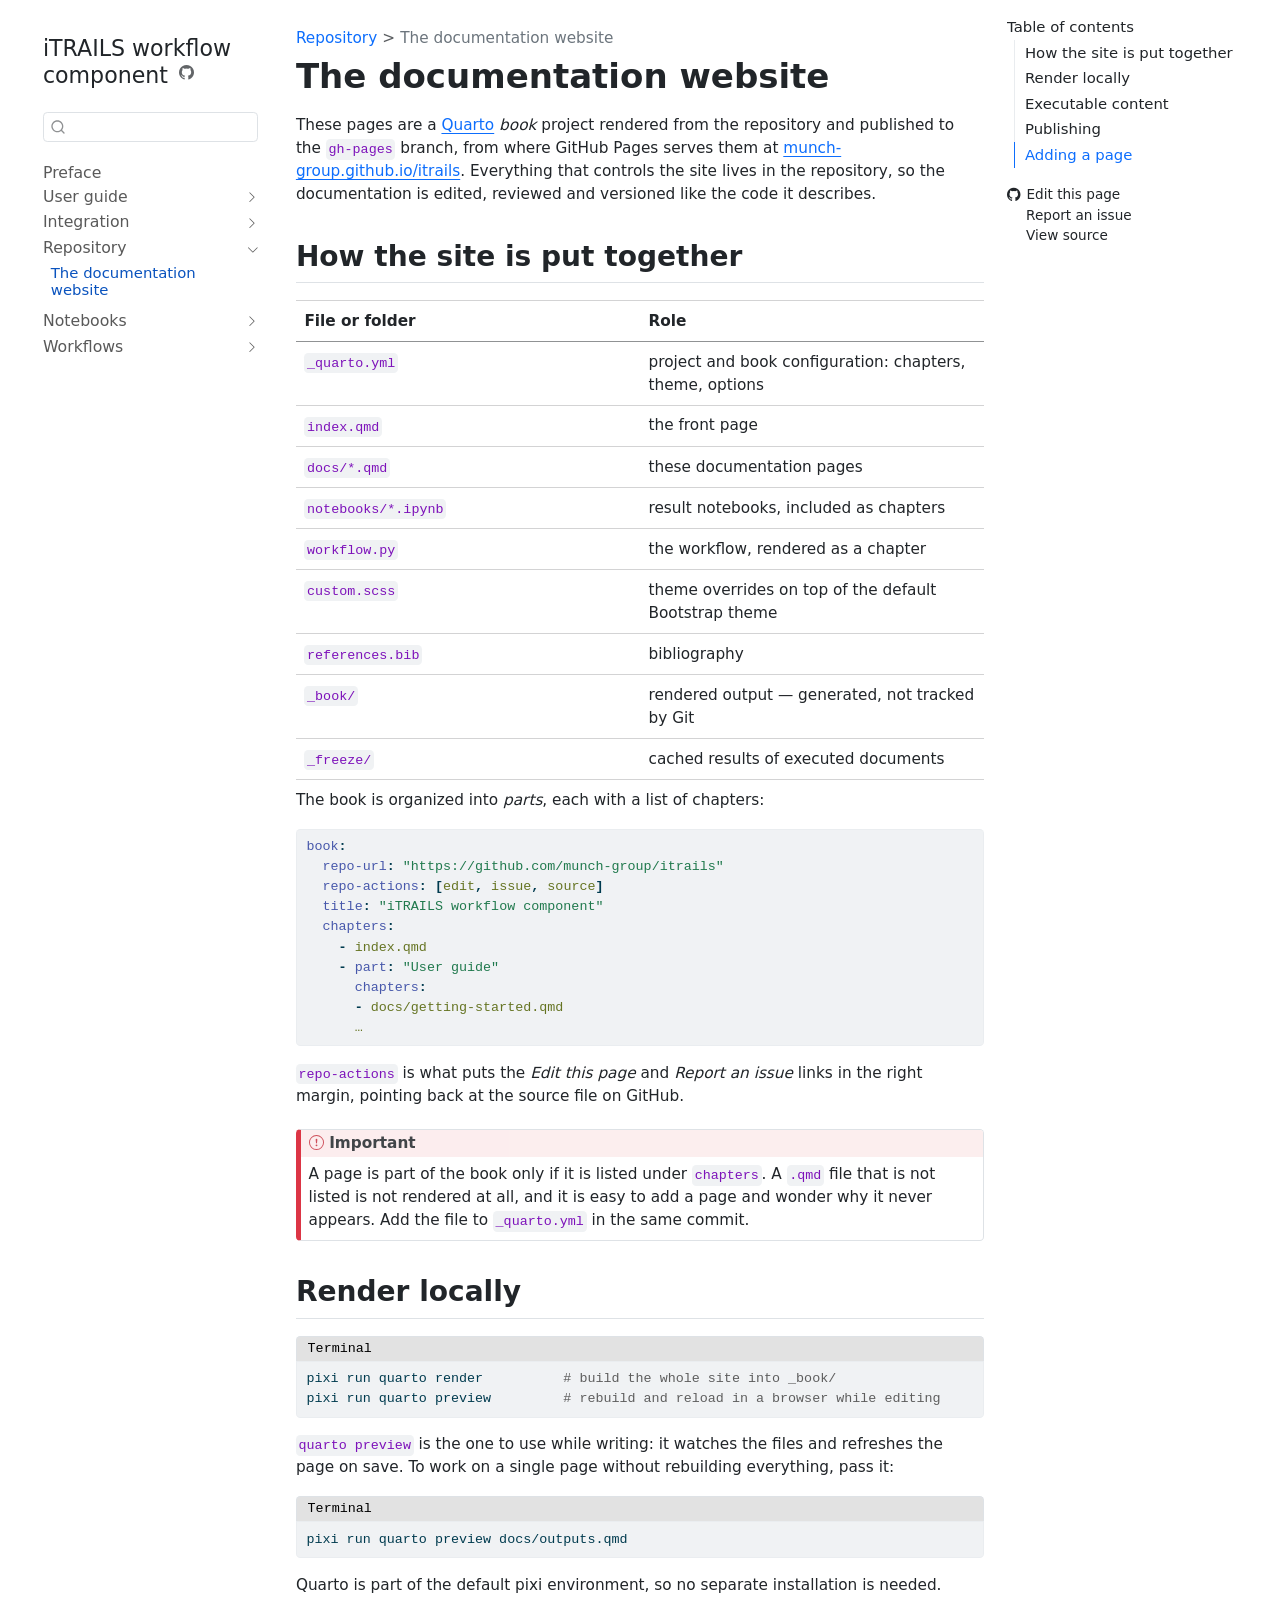
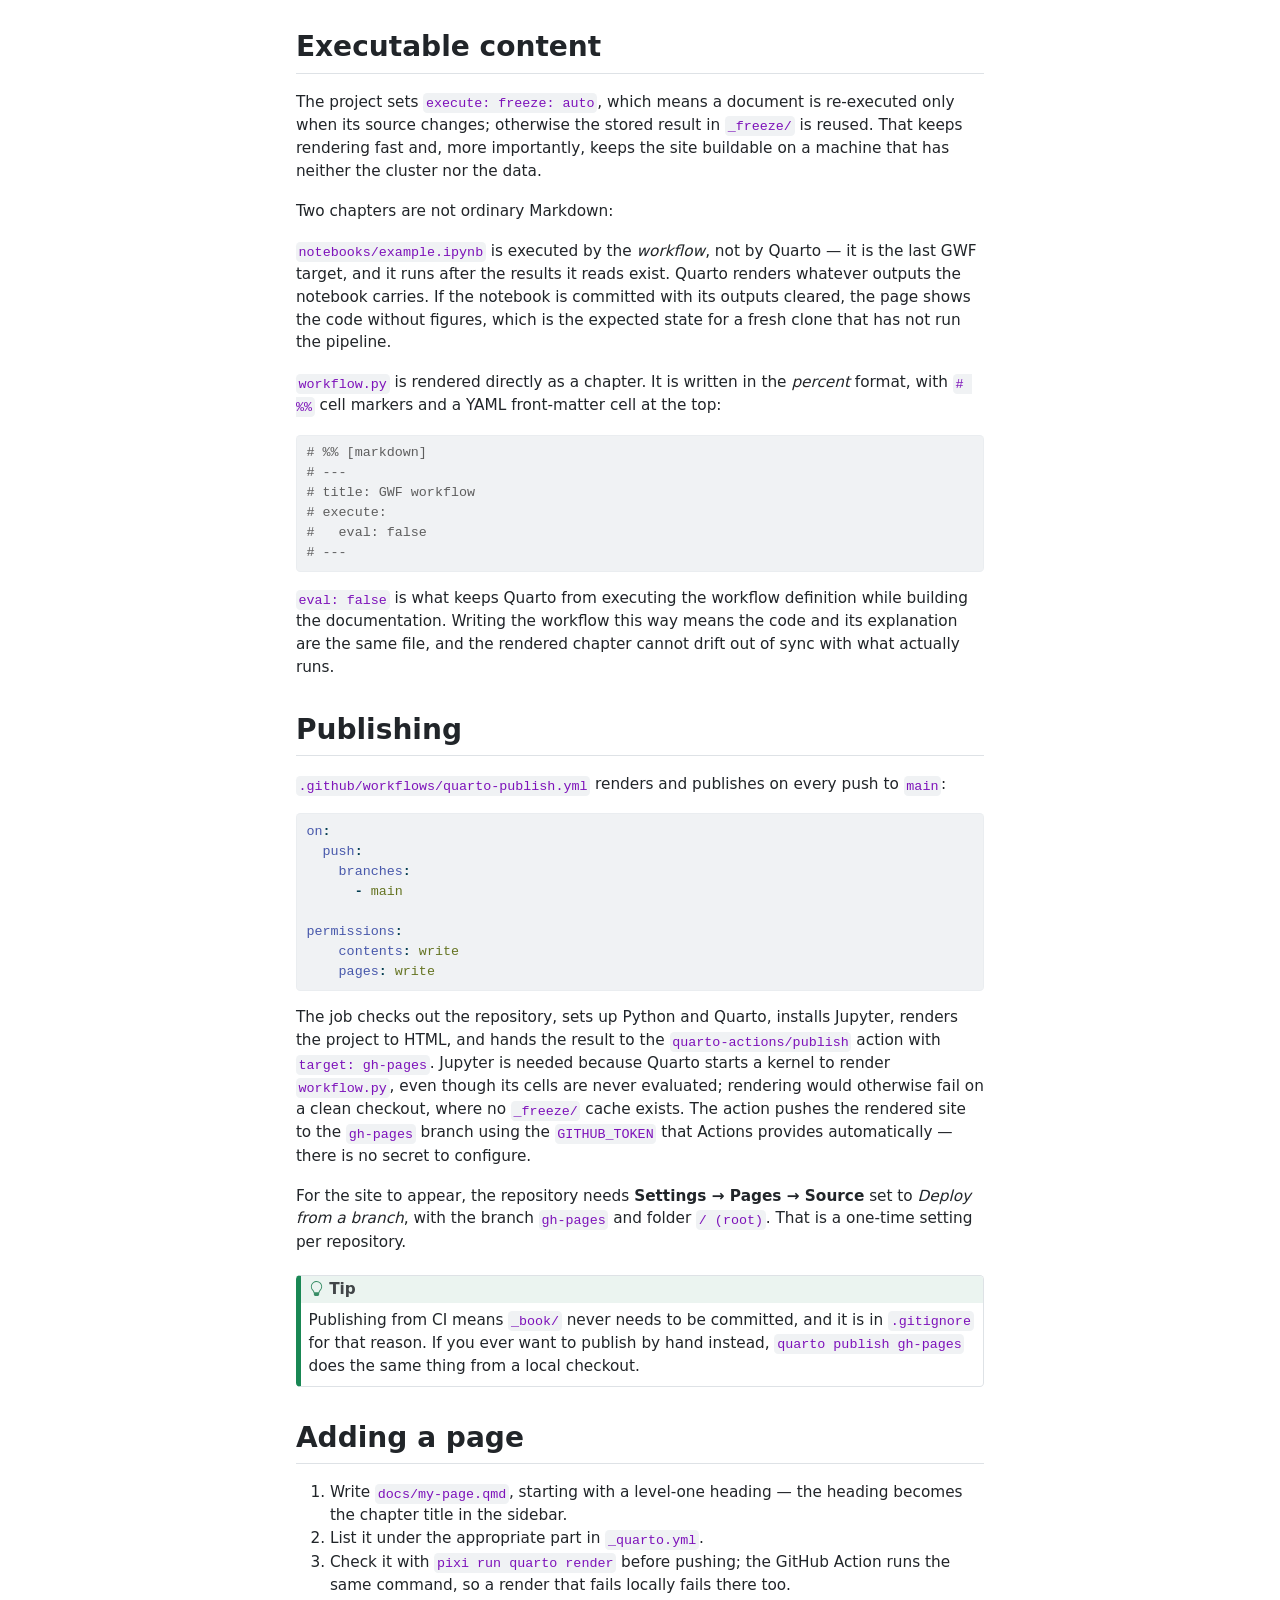
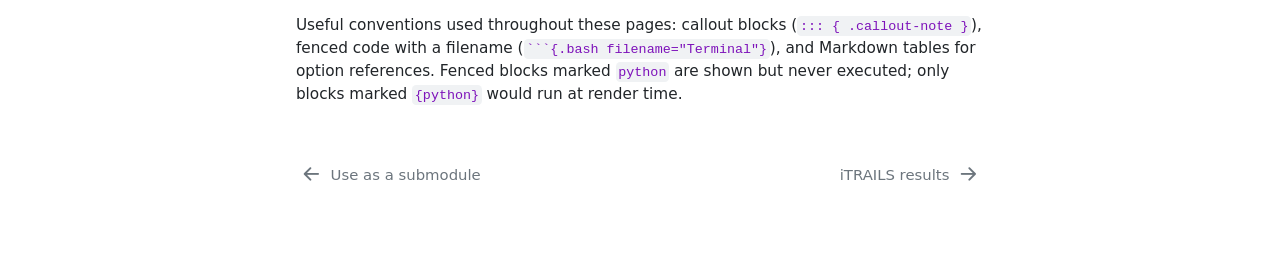
<file: docs/website.html>
<!DOCTYPE html>
<html xmlns="http://www.w3.org/1999/xhtml" lang="en" xml:lang="en"><head>

<meta charset="utf-8">
<meta name="generator" content="quarto-1.10.18">

<meta name="viewport" content="width=device-width, initial-scale=1.0, user-scalable=yes">


<title>The documentation website – iTRAILS workflow component</title>
<style>
/* Default styles provided by pandoc.
** See https://pandoc.org/MANUAL.html#variables-for-html for config info.
*/
span.smallcaps{font-variant: small-caps;}
div.columns{display: flex; gap: 1.5em;}
div.column{flex: auto;}
@media screen {
div.columns{gap: min(4vw, 1.5em);}
div.column{overflow-x: auto;}
}
div.hanging-indent{margin-left: 1.5em; text-indent: -1.5em;}
ul.task-list{list-style: none;}
ul.task-list li input[type="checkbox"] {
  width: 0.8em;
  margin: 0 0.8em 0.2em -1em; /* quarto-specific, see https://github.com/quarto-dev/quarto-cli/issues/4556 */ 
  vertical-align: middle;
}
/* CSS for syntax highlighting */
html { -webkit-text-size-adjust: 100%; }
pre > code.sourceCode { white-space: pre; position: relative; }
pre > code.sourceCode > span { display: inline-block; line-height: 1.25; }
pre > code.sourceCode > span:empty { height: 1.2em; }
.sourceCode { overflow: visible; }
code.sourceCode > span { color: inherit; text-decoration: inherit; }
div.sourceCode { margin: 1em 0; }
pre.sourceCode { margin: 0; }
@media screen {
div.sourceCode { overflow: auto; }
}
@media print {
pre > code.sourceCode { white-space: pre-wrap; }
pre > code.sourceCode > span { text-indent: -5em; padding-left: 5em; }
}
pre.numberSource code
  { counter-reset: source-line 0; }
pre.numberSource code > span
  { position: relative; left: -4em; counter-increment: source-line; }
pre.numberSource code > span > a:first-child::before
  { content: counter(source-line);
    position: relative; left: -1em; text-align: right; vertical-align: baseline;
    border: none; display: inline-block;
    -webkit-touch-callout: none; -webkit-user-select: none;
    -khtml-user-select: none; -moz-user-select: none;
    -ms-user-select: none; user-select: none;
    padding: 0 4px; width: 4em;
  }
pre.numberSource { margin-left: 3em;  padding-left: 4px; }
div.sourceCode
  {   }
@media screen {
pre > code.sourceCode > span > a:first-child::before { text-decoration: underline; }
}
</style>


<script src="../site_libs/quarto-nav/quarto-nav.js"></script>
<script src="../site_libs/quarto-nav/headroom.min.js"></script>
<script src="../site_libs/clipboard/clipboard.min.js"></script>
<script src="../site_libs/quarto-search/autocomplete.umd.js"></script>
<script src="../site_libs/quarto-search/fuse.min.js"></script>
<script src="../site_libs/quarto-search/quarto-search.js"></script>
<meta name="quarto:offset" content="../">
<link href="../notebooks/example.html" rel="next">
<link href="../docs/submodule.html" rel="prev">
<script src="../site_libs/quarto-html/quarto.js" type="module"></script>
<script src="../site_libs/quarto-html/tabsets/tabsets.js" type="module"></script>
<script src="../site_libs/quarto-html/popper.min.js"></script>
<script src="../site_libs/quarto-html/tippy.umd.min.js"></script>
<script src="../site_libs/quarto-html/anchor.min.js"></script>
<link href="../site_libs/quarto-html/tippy.css" rel="stylesheet">
<link href="../site_libs/quarto-html/quarto-syntax-highlighting-64a204ab8560d761af7679ceaba22944.css" rel="stylesheet" id="quarto-text-highlighting-styles">
<script src="../site_libs/bootstrap/bootstrap.min.js"></script>
<link href="../site_libs/bootstrap/bootstrap-icons.css" rel="stylesheet">
<link href="../site_libs/bootstrap/bootstrap-4becb4071c2cc0dd9f0b509d0fb2f5d6.min.css" rel="stylesheet" append-hash="true" id="quarto-bootstrap" data-mode="light">
<script id="quarto-search-options" type="application/json">{
  "location": "sidebar",
  "copy-button": false,
  "collapse-after": 3,
  "panel-placement": "start",
  "type": "textbox",
  "limit": 50,
  "keyboard-shortcut": [
    "f",
    "/",
    "s"
  ],
  "show-item-context": false,
  "language": {
    "search-no-results-text": "No results",
    "search-matching-documents-text": "matching documents",
    "search-copy-link-title": "Copy link to search",
    "search-hide-matches-text": "Hide additional matches",
    "search-more-match-text": "more match in this document",
    "search-more-matches-text": "more matches in this document",
    "search-clear-button-title": "Clear",
    "search-text-placeholder": "",
    "search-detached-cancel-button-title": "Cancel",
    "search-submit-button-title": "Submit",
    "search-label": "Search"
  }
}</script>
<script async="" src="https://hypothes.is/embed.js"></script>
<script>
  window.document.addEventListener("DOMContentLoaded", function (_event) {
    document.body.classList.add('hypothesis-enabled');
  });
</script>


</head>

<body class="nav-sidebar floating quarto-light">

<div id="quarto-search-results"></div>
  <header id="quarto-header" class="headroom fixed-top">
  <nav class="quarto-secondary-nav">
    <div class="container-fluid d-flex">
      <button type="button" class="quarto-btn-toggle btn" data-bs-toggle="collapse" role="button" data-bs-target=".quarto-sidebar-collapse-item" aria-controls="quarto-sidebar" aria-expanded="false" aria-label="Toggle sidebar navigation" onclick="if (window.quartoToggleHeadroom) { window.quartoToggleHeadroom(); }">
        <i class="bi bi-layout-text-sidebar-reverse"></i>
      </button>
        <nav class="quarto-page-breadcrumbs" aria-label="breadcrumb"><ol class="breadcrumb"><li class="breadcrumb-item"><a href="../docs/website.html">Repository</a></li><li class="breadcrumb-item"><a href="../docs/website.html"><span class="chapter-title">The documentation website</span></a></li></ol></nav>
        <a class="flex-grow-1" role="navigation" data-bs-toggle="collapse" data-bs-target=".quarto-sidebar-collapse-item" aria-controls="quarto-sidebar" aria-expanded="false" aria-label="Toggle sidebar navigation" onclick="if (window.quartoToggleHeadroom) { window.quartoToggleHeadroom(); }">      
        </a>
      <button type="button" class="btn quarto-search-button" aria-label="Search" onclick="window.quartoOpenSearch();">
        <i class="bi bi-search"></i>
      </button>
    </div>
  </nav>
</header>
<!-- content -->
<div id="quarto-content" class="quarto-container page-columns page-rows-contents page-layout-article">
<!-- sidebar -->
  <nav id="quarto-sidebar" class="sidebar collapse collapse-horizontal quarto-sidebar-collapse-item sidebar-navigation floating overflow-auto">
    <div class="pt-lg-2 mt-2 text-left sidebar-header">
    <div class="sidebar-title mb-0 py-0">
      <a href="../">iTRAILS workflow component</a> 
        <div class="sidebar-tools-main">
    <a href="https://github.com/munch-group/itrails" title="Source Code" class="quarto-navigation-tool px-1" aria-label="Source Code"><i class="bi bi-github"></i></a>
</div>
    </div>
      </div>
        <div class="mt-2 flex-shrink-0 align-items-center">
        <div class="sidebar-search">
        <div id="quarto-search" class="" title="Search"></div>
        </div>
        </div>
    <div class="sidebar-menu-container"> 
    <ul class="list-unstyled mt-1">
        <li class="sidebar-item">
  <div class="sidebar-item-container"> 
  <a href="../index.html" class="sidebar-item-text sidebar-link">
 <span class="menu-text">Preface</span></a>
  </div>
</li>
        <li class="sidebar-item sidebar-item-section">
      <div class="sidebar-item-container"> 
            <a class="sidebar-item-text sidebar-link text-start collapsed" data-bs-toggle="collapse" data-bs-target="#quarto-sidebar-section-1" role="navigation" aria-expanded="false">
 <span class="menu-text">User guide</span></a>
          <a class="sidebar-item-toggle text-start collapsed" data-bs-toggle="collapse" data-bs-target="#quarto-sidebar-section-1" role="navigation" aria-expanded="false" aria-label="Toggle section">
            <i class="bi bi-chevron-right ms-2"></i>
          </a> 
      </div>
      <ul id="quarto-sidebar-section-1" class="collapse list-unstyled sidebar-section depth1 ">  
          <li class="sidebar-item">
  <div class="sidebar-item-container"> 
  <a href="../docs/getting-started.html" class="sidebar-item-text sidebar-link"><span class="chapter-title">Getting started</span></a>
  </div>
</li>
          <li class="sidebar-item">
  <div class="sidebar-item-container"> 
  <a href="../docs/input.html" class="sidebar-item-text sidebar-link"><span class="chapter-title">Input data</span></a>
  </div>
</li>
          <li class="sidebar-item">
  <div class="sidebar-item-container"> 
  <a href="../docs/configuration.html" class="sidebar-item-text sidebar-link"><span class="chapter-title">Configuration</span></a>
  </div>
</li>
          <li class="sidebar-item">
  <div class="sidebar-item-container"> 
  <a href="../docs/windowing.html" class="sidebar-item-text sidebar-link"><span class="chapter-title">Windowed analyses</span></a>
  </div>
</li>
          <li class="sidebar-item">
  <div class="sidebar-item-container"> 
  <a href="../docs/outputs.html" class="sidebar-item-text sidebar-link"><span class="chapter-title">Output files</span></a>
  </div>
</li>
      </ul>
  </li>
        <li class="sidebar-item sidebar-item-section">
      <div class="sidebar-item-container"> 
            <a class="sidebar-item-text sidebar-link text-start collapsed" data-bs-toggle="collapse" data-bs-target="#quarto-sidebar-section-2" role="navigation" aria-expanded="false">
 <span class="menu-text">Integration</span></a>
          <a class="sidebar-item-toggle text-start collapsed" data-bs-toggle="collapse" data-bs-target="#quarto-sidebar-section-2" role="navigation" aria-expanded="false" aria-label="Toggle section">
            <i class="bi bi-chevron-right ms-2"></i>
          </a> 
      </div>
      <ul id="quarto-sidebar-section-2" class="collapse list-unstyled sidebar-section depth1 ">  
          <li class="sidebar-item">
  <div class="sidebar-item-container"> 
  <a href="../docs/submodule.html" class="sidebar-item-text sidebar-link"><span class="chapter-title">Use as a submodule</span></a>
  </div>
</li>
      </ul>
  </li>
        <li class="sidebar-item sidebar-item-section">
      <div class="sidebar-item-container"> 
            <a class="sidebar-item-text sidebar-link text-start" data-bs-toggle="collapse" data-bs-target="#quarto-sidebar-section-3" role="navigation" aria-expanded="true">
 <span class="menu-text">Repository</span></a>
          <a class="sidebar-item-toggle text-start" data-bs-toggle="collapse" data-bs-target="#quarto-sidebar-section-3" role="navigation" aria-expanded="true" aria-label="Toggle section">
            <i class="bi bi-chevron-right ms-2"></i>
          </a> 
      </div>
      <ul id="quarto-sidebar-section-3" class="collapse list-unstyled sidebar-section depth1 show">  
          <li class="sidebar-item">
  <div class="sidebar-item-container"> 
  <a href="../docs/website.html" class="sidebar-item-text sidebar-link active"><span class="chapter-title">The documentation website</span></a>
  </div>
</li>
      </ul>
  </li>
        <li class="sidebar-item sidebar-item-section">
      <div class="sidebar-item-container"> 
            <a class="sidebar-item-text sidebar-link text-start collapsed" data-bs-toggle="collapse" data-bs-target="#quarto-sidebar-section-4" role="navigation" aria-expanded="false">
 <span class="menu-text">Notebooks</span></a>
          <a class="sidebar-item-toggle text-start collapsed" data-bs-toggle="collapse" data-bs-target="#quarto-sidebar-section-4" role="navigation" aria-expanded="false" aria-label="Toggle section">
            <i class="bi bi-chevron-right ms-2"></i>
          </a> 
      </div>
      <ul id="quarto-sidebar-section-4" class="collapse list-unstyled sidebar-section depth1 ">  
          <li class="sidebar-item">
  <div class="sidebar-item-container"> 
  <a href="../notebooks/example.html" class="sidebar-item-text sidebar-link"><span class="chapter-title">iTRAILS results</span></a>
  </div>
</li>
      </ul>
  </li>
        <li class="sidebar-item sidebar-item-section">
      <div class="sidebar-item-container"> 
            <a class="sidebar-item-text sidebar-link text-start collapsed" data-bs-toggle="collapse" data-bs-target="#quarto-sidebar-section-5" role="navigation" aria-expanded="false">
 <span class="menu-text">Workflows</span></a>
          <a class="sidebar-item-toggle text-start collapsed" data-bs-toggle="collapse" data-bs-target="#quarto-sidebar-section-5" role="navigation" aria-expanded="false" aria-label="Toggle section">
            <i class="bi bi-chevron-right ms-2"></i>
          </a> 
      </div>
      <ul id="quarto-sidebar-section-5" class="collapse list-unstyled sidebar-section depth1 ">  
          <li class="sidebar-item">
  <div class="sidebar-item-container"> 
  <a href="../workflow.html" class="sidebar-item-text sidebar-link"><span class="chapter-title">GWF workflow</span></a>
  </div>
</li>
      </ul>
  </li>
    </ul>
    </div>
</nav>
<div id="quarto-sidebar-glass" class="quarto-sidebar-collapse-item" data-bs-toggle="collapse" data-bs-target=".quarto-sidebar-collapse-item"></div>
<!-- margin-sidebar -->
    <div id="quarto-margin-sidebar" class="sidebar margin-sidebar">
        <nav id="TOC" role="doc-toc" class="toc-active">
    <h2 id="toc-title">Table of contents</h2>
   
  <ul class="collapse">
  <li><a href="#how-the-site-is-put-together" id="toc-how-the-site-is-put-together" class="nav-link active" data-scroll-target="#how-the-site-is-put-together">How the site is put together</a></li>
  <li><a href="#render-locally" id="toc-render-locally" class="nav-link" data-scroll-target="#render-locally">Render locally</a></li>
  <li><a href="#executable-content" id="toc-executable-content" class="nav-link" data-scroll-target="#executable-content">Executable content</a></li>
  <li><a href="#publishing" id="toc-publishing" class="nav-link" data-scroll-target="#publishing">Publishing</a></li>
  <li><a href="#adding-a-page" id="toc-adding-a-page" class="nav-link" data-scroll-target="#adding-a-page">Adding a page</a></li>
  </ul>
<div class="toc-actions"><ul class="collapse"><li><a href="https://github.com/munch-group/itrails/edit/main/docs/website.qmd" class="toc-action"><i class="bi bi-github"></i>Edit this page</a></li><li><a href="https://github.com/munch-group/itrails/issues/new" class="toc-action"><i class="bi empty"></i>Report an issue</a></li><li><a href="https://github.com/munch-group/itrails/blob/main/docs/website.qmd" class="toc-action"><i class="bi empty"></i>View source</a></li></ul></div></nav>
    </div>
<!-- main -->
<main class="content" id="quarto-document-content">

<header id="title-block-header" class="quarto-title-block default"><nav class="quarto-page-breadcrumbs quarto-title-breadcrumbs d-none d-lg-block" aria-label="breadcrumb"><ol class="breadcrumb"><li class="breadcrumb-item"><a href="../docs/website.html">Repository</a></li><li class="breadcrumb-item"><a href="../docs/website.html"><span class="chapter-title">The documentation website</span></a></li></ol></nav>
<div class="quarto-title">
<h1 class="title"><span class="chapter-title">The documentation website</span></h1>
</div>



<div class="quarto-title-meta">

    
  
    
  </div>
  


</header>


<p>These pages are a <a href="https://quarto.org">Quarto</a> <em>book</em> project rendered from the repository and published to the <code>gh-pages</code> branch, from where GitHub Pages serves them at <a href="https://munch-group.github.io/itrails/">munch-group.github.io/itrails</a>. Everything that controls the site lives in the repository, so the documentation is edited, reviewed and versioned like the code it describes.</p>
<section id="how-the-site-is-put-together" class="level2">
<h2 class="anchored" data-anchor-id="how-the-site-is-put-together">How the site is put together</h2>
<table class="caption-top table">
<colgroup>
<col style="width: 50%">
<col style="width: 50%">
</colgroup>
<thead>
<tr class="header">
<th style="text-align: left;">File or folder</th>
<th style="text-align: left;">Role</th>
</tr>
</thead>
<tbody>
<tr class="odd">
<td style="text-align: left;"><code>_quarto.yml</code></td>
<td style="text-align: left;">project and book configuration: chapters, theme, options</td>
</tr>
<tr class="even">
<td style="text-align: left;"><code>index.qmd</code></td>
<td style="text-align: left;">the front page</td>
</tr>
<tr class="odd">
<td style="text-align: left;"><code>docs/*.qmd</code></td>
<td style="text-align: left;">these documentation pages</td>
</tr>
<tr class="even">
<td style="text-align: left;"><code>notebooks/*.ipynb</code></td>
<td style="text-align: left;">result notebooks, included as chapters</td>
</tr>
<tr class="odd">
<td style="text-align: left;"><code>workflow.py</code></td>
<td style="text-align: left;">the workflow, rendered as a chapter</td>
</tr>
<tr class="even">
<td style="text-align: left;"><code>custom.scss</code></td>
<td style="text-align: left;">theme overrides on top of the default Bootstrap theme</td>
</tr>
<tr class="odd">
<td style="text-align: left;"><code>references.bib</code></td>
<td style="text-align: left;">bibliography</td>
</tr>
<tr class="even">
<td style="text-align: left;"><code>_book/</code></td>
<td style="text-align: left;">rendered output — generated, not tracked by Git</td>
</tr>
<tr class="odd">
<td style="text-align: left;"><code>_freeze/</code></td>
<td style="text-align: left;">cached results of executed documents</td>
</tr>
</tbody>
</table>
<p>The book is organized into <em>parts</em>, each with a list of chapters:</p>
<div class="code-copy-outer-scaffold"><div class="sourceCode" id="cb1"><pre class="sourceCode yaml code-with-copy"><code class="sourceCode yaml"><span id="cb1-1"><a href="#cb1-1" aria-hidden="true" tabindex="-1"></a><span class="fu">book</span><span class="kw">:</span></span>
<span id="cb1-2"><a href="#cb1-2" aria-hidden="true" tabindex="-1"></a><span class="at">  </span><span class="fu">repo-url</span><span class="kw">:</span><span class="at"> </span><span class="st">"https://github.com/munch-group/itrails"</span></span>
<span id="cb1-3"><a href="#cb1-3" aria-hidden="true" tabindex="-1"></a><span class="at">  </span><span class="fu">repo-actions</span><span class="kw">:</span><span class="at"> </span><span class="kw">[</span><span class="at">edit</span><span class="kw">,</span><span class="at"> issue</span><span class="kw">,</span><span class="at"> source</span><span class="kw">]</span></span>
<span id="cb1-4"><a href="#cb1-4" aria-hidden="true" tabindex="-1"></a><span class="at">  </span><span class="fu">title</span><span class="kw">:</span><span class="at"> </span><span class="st">"iTRAILS workflow component"</span></span>
<span id="cb1-5"><a href="#cb1-5" aria-hidden="true" tabindex="-1"></a><span class="at">  </span><span class="fu">chapters</span><span class="kw">:</span></span>
<span id="cb1-6"><a href="#cb1-6" aria-hidden="true" tabindex="-1"></a><span class="at">    </span><span class="kw">-</span><span class="at"> index.qmd</span></span>
<span id="cb1-7"><a href="#cb1-7" aria-hidden="true" tabindex="-1"></a><span class="at">    </span><span class="kw">-</span><span class="at"> </span><span class="fu">part</span><span class="kw">:</span><span class="at"> </span><span class="st">"User guide"</span></span>
<span id="cb1-8"><a href="#cb1-8" aria-hidden="true" tabindex="-1"></a><span class="at">      </span><span class="fu">chapters</span><span class="kw">:</span></span>
<span id="cb1-9"><a href="#cb1-9" aria-hidden="true" tabindex="-1"></a><span class="at">      </span><span class="kw">-</span><span class="at"> docs/getting-started.qmd</span></span>
<span id="cb1-10"><a href="#cb1-10" aria-hidden="true" tabindex="-1"></a><span class="at">      …</span></span></code></pre></div><button title="Copy to Clipboard" class="code-copy-button"><i class="bi"></i></button></div>
<p><code>repo-actions</code> is what puts the <em>Edit this page</em> and <em>Report an issue</em> links in the right margin, pointing back at the source file on GitHub.</p>
<div class="callout callout-style-default callout-important callout-titled">
<div class="callout-header d-flex align-content-center">
<div class="callout-icon-container">
<i class="callout-icon"></i>
</div>
<div class="callout-title-container flex-fill">
Important
</div>
</div>
<div class="callout-body-container callout-body">
<p>A page is part of the book only if it is listed under <code>chapters</code>. A <code>.qmd</code> file that is not listed is not rendered at all, and it is easy to add a page and wonder why it never appears. Add the file to <code>_quarto.yml</code> in the same commit.</p>
</div>
</div>
</section>
<section id="render-locally" class="level2">
<h2 class="anchored" data-anchor-id="render-locally">Render locally</h2>
<div class="code-with-filename">
<div class="code-with-filename-file">
<pre><strong>Terminal</strong></pre>
</div>
<div class="code-copy-outer-scaffold"><div class="sourceCode" id="cb2" data-filename="Terminal"><pre class="sourceCode bash code-with-copy"><code class="sourceCode bash"><span id="cb2-1"><a href="#cb2-1" aria-hidden="true" tabindex="-1"></a><span class="ex">pixi</span> run quarto render          <span class="co"># build the whole site into _book/</span></span>
<span id="cb2-2"><a href="#cb2-2" aria-hidden="true" tabindex="-1"></a><span class="ex">pixi</span> run quarto preview         <span class="co"># rebuild and reload in a browser while editing</span></span></code></pre></div><button title="Copy to Clipboard" class="code-copy-button"><i class="bi"></i></button></div>
</div>
<p><code>quarto preview</code> is the one to use while writing: it watches the files and refreshes the page on save. To work on a single page without rebuilding everything, pass it:</p>
<div class="code-with-filename">
<div class="code-with-filename-file">
<pre><strong>Terminal</strong></pre>
</div>
<div class="code-copy-outer-scaffold"><div class="sourceCode" id="cb3" data-filename="Terminal"><pre class="sourceCode bash code-with-copy"><code class="sourceCode bash"><span id="cb3-1"><a href="#cb3-1" aria-hidden="true" tabindex="-1"></a><span class="ex">pixi</span> run quarto preview docs/outputs.qmd</span></code></pre></div><button title="Copy to Clipboard" class="code-copy-button"><i class="bi"></i></button></div>
</div>
<p>Quarto is part of the default pixi environment, so no separate installation is needed.</p>
</section>
<section id="executable-content" class="level2">
<h2 class="anchored" data-anchor-id="executable-content">Executable content</h2>
<p>The project sets <code>execute: freeze: auto</code>, which means a document is re-executed only when its source changes; otherwise the stored result in <code>_freeze/</code> is reused. That keeps rendering fast and, more importantly, keeps the site buildable on a machine that has neither the cluster nor the data.</p>
<p>Two chapters are not ordinary Markdown:</p>
<p><strong><code>notebooks/example.ipynb</code></strong> is executed by the <em>workflow</em>, not by Quarto — it is the last GWF target, and it runs after the results it reads exist. Quarto renders whatever outputs the notebook carries. If the notebook is committed with its outputs cleared, the page shows the code without figures, which is the expected state for a fresh clone that has not run the pipeline.</p>
<p><strong><code>workflow.py</code></strong> is rendered directly as a chapter. It is written in the <em>percent</em> format, with <code># %%</code> cell markers and a YAML front-matter cell at the top:</p>
<div class="code-copy-outer-scaffold"><div class="sourceCode" id="cb4"><pre class="sourceCode python code-with-copy"><code class="sourceCode python"><span id="cb4-1"><a href="#cb4-1" aria-hidden="true" tabindex="-1"></a><span class="co"># %% [markdown]</span></span>
<span id="cb4-2"><a href="#cb4-2" aria-hidden="true" tabindex="-1"></a><span class="co"># ---</span></span>
<span id="cb4-3"><a href="#cb4-3" aria-hidden="true" tabindex="-1"></a><span class="co"># title: GWF workflow</span></span>
<span id="cb4-4"><a href="#cb4-4" aria-hidden="true" tabindex="-1"></a><span class="co"># execute:</span></span>
<span id="cb4-5"><a href="#cb4-5" aria-hidden="true" tabindex="-1"></a><span class="co">#   eval: false</span></span>
<span id="cb4-6"><a href="#cb4-6" aria-hidden="true" tabindex="-1"></a><span class="co"># ---</span></span></code></pre></div><button title="Copy to Clipboard" class="code-copy-button"><i class="bi"></i></button></div>
<p><code>eval: false</code> is what keeps Quarto from executing the workflow definition while building the documentation. Writing the workflow this way means the code and its explanation are the same file, and the rendered chapter cannot drift out of sync with what actually runs.</p>
</section>
<section id="publishing" class="level2">
<h2 class="anchored" data-anchor-id="publishing">Publishing</h2>
<p><code>.github/workflows/quarto-publish.yml</code> renders and publishes on every push to <code>main</code>:</p>
<div class="code-copy-outer-scaffold"><div class="sourceCode" id="cb5"><pre class="sourceCode yaml code-with-copy"><code class="sourceCode yaml"><span id="cb5-1"><a href="#cb5-1" aria-hidden="true" tabindex="-1"></a><span class="fu">on</span><span class="kw">:</span></span>
<span id="cb5-2"><a href="#cb5-2" aria-hidden="true" tabindex="-1"></a><span class="at">  </span><span class="fu">push</span><span class="kw">:</span></span>
<span id="cb5-3"><a href="#cb5-3" aria-hidden="true" tabindex="-1"></a><span class="at">    </span><span class="fu">branches</span><span class="kw">:</span></span>
<span id="cb5-4"><a href="#cb5-4" aria-hidden="true" tabindex="-1"></a><span class="at">      </span><span class="kw">-</span><span class="at"> main</span></span>
<span id="cb5-5"><a href="#cb5-5" aria-hidden="true" tabindex="-1"></a></span>
<span id="cb5-6"><a href="#cb5-6" aria-hidden="true" tabindex="-1"></a><span class="fu">permissions</span><span class="kw">:</span></span>
<span id="cb5-7"><a href="#cb5-7" aria-hidden="true" tabindex="-1"></a><span class="at">    </span><span class="fu">contents</span><span class="kw">:</span><span class="at"> write</span></span>
<span id="cb5-8"><a href="#cb5-8" aria-hidden="true" tabindex="-1"></a><span class="at">    </span><span class="fu">pages</span><span class="kw">:</span><span class="at"> write</span></span></code></pre></div><button title="Copy to Clipboard" class="code-copy-button"><i class="bi"></i></button></div>
<p>The job checks out the repository, sets up Python and Quarto, installs Jupyter, renders the project to HTML, and hands the result to the <code>quarto-actions/publish</code> action with <code>target: gh-pages</code>. Jupyter is needed because Quarto starts a kernel to render <code>workflow.py</code>, even though its cells are never evaluated; rendering would otherwise fail on a clean checkout, where no <code>_freeze/</code> cache exists. The action pushes the rendered site to the <code>gh-pages</code> branch using the <code>GITHUB_TOKEN</code> that Actions provides automatically — there is no secret to configure.</p>
<p>For the site to appear, the repository needs <strong>Settings → Pages → Source</strong> set to <em>Deploy from a branch</em>, with the branch <code>gh-pages</code> and folder <code>/ (root)</code>. That is a one-time setting per repository.</p>
<div class="callout callout-style-default callout-tip callout-titled">
<div class="callout-header d-flex align-content-center">
<div class="callout-icon-container">
<i class="callout-icon"></i>
</div>
<div class="callout-title-container flex-fill">
Tip
</div>
</div>
<div class="callout-body-container callout-body">
<p>Publishing from CI means <code>_book/</code> never needs to be committed, and it is in <code>.gitignore</code> for that reason. If you ever want to publish by hand instead, <code>quarto publish gh-pages</code> does the same thing from a local checkout.</p>
</div>
</div>
</section>
<section id="adding-a-page" class="level2">
<h2 class="anchored" data-anchor-id="adding-a-page">Adding a page</h2>
<ol type="1">
<li>Write <code>docs/my-page.qmd</code>, starting with a level-one heading — the heading becomes the chapter title in the sidebar.</li>
<li>List it under the appropriate part in <code>_quarto.yml</code>.</li>
<li>Check it with <code>pixi run quarto render</code> before pushing; the GitHub Action runs the same command, so a render that fails locally fails there too.</li>
</ol>
<p>Useful conventions used throughout these pages: callout blocks (<code>::: { .callout-note }</code>), fenced code with a filename (<code>```{.bash filename="Terminal"}</code>), and Markdown tables for option references. Fenced blocks marked <code>python</code> are shown but never executed; only blocks marked <code>{python}</code> would run at render time.</p>


</section>

</main> <!-- /main -->
<script id="quarto-html-after-body" type="application/javascript">
  window.document.addEventListener("DOMContentLoaded", function (event) {
    const icon = "";
    const anchorJS = new window.AnchorJS();
    anchorJS.options = {
      placement: 'right',
      icon: icon
    };
    anchorJS.add('.anchored');
    const isCodeAnnotation = (el) => {
      for (const clz of el.classList) {
        if (clz.startsWith('code-annotation-')) {                     
          return true;
        }
      }
      return false;
    }
    const onCopySuccess = function(e) {
      // button target
      const button = e.trigger;
      // don't keep focus
      button.blur();
      // flash "checked"
      button.classList.add('code-copy-button-checked');
      var currentTitle = button.getAttribute("title");
      button.setAttribute("title", "Copied!");
      let tooltip;
      if (window.bootstrap) {
        button.setAttribute("data-bs-toggle", "tooltip");
        button.setAttribute("data-bs-placement", "left");
        button.setAttribute("data-bs-title", "Copied!");
        tooltip = new bootstrap.Tooltip(button, 
          { trigger: "manual", 
            customClass: "code-copy-button-tooltip",
            offset: [0, -8]});
        tooltip.show();    
      }
      setTimeout(function() {
        if (tooltip) {
          tooltip.hide();
          button.removeAttribute("data-bs-title");
          button.removeAttribute("data-bs-toggle");
          button.removeAttribute("data-bs-placement");
        }
        button.setAttribute("title", currentTitle);
        button.classList.remove('code-copy-button-checked');
      }, 1000);
      // clear code selection
      e.clearSelection();
    }
    const getTextToCopy = function(trigger) {
      const outerScaffold = trigger.parentElement.cloneNode(true);
      const codeEl = outerScaffold.querySelector('code');
      for (const childEl of codeEl.children) {
        if (isCodeAnnotation(childEl)) {
          childEl.remove();
        }
      }
      return codeEl.innerText;
    }
    const clipboard = new window.ClipboardJS('.code-copy-button:not([data-in-quarto-modal])', {
      text: getTextToCopy
    });
    clipboard.on('success', onCopySuccess);
    if (window.document.getElementById('quarto-embedded-source-code-modal')) {
      const clipboardModal = new window.ClipboardJS('.code-copy-button[data-in-quarto-modal]', {
        text: getTextToCopy,
        container: window.document.getElementById('quarto-embedded-source-code-modal')
      });
      clipboardModal.on('success', onCopySuccess);
    }
      var localhostRegex = new RegExp(/^(?:http|https):\/\/localhost\:?[0-9]*\//);
      var mailtoRegex = new RegExp(/^mailto:/);
        var filterRegex = new RegExp('/' + window.location.host + '/');
      var isInternal = (href) => {
          return filterRegex.test(href) || localhostRegex.test(href) || mailtoRegex.test(href);
      }
      // Inspect non-navigation links and adorn them if external
     var links = window.document.querySelectorAll('a[href]:not(.nav-link):not(.navbar-brand):not(.toc-action):not(.sidebar-link):not(.sidebar-item-toggle):not(.pagination-link):not(.no-external):not([aria-hidden]):not(.dropdown-item):not(.quarto-navigation-tool):not(.about-link)');
      for (var i=0; i<links.length; i++) {
        const link = links[i];
        if (!isInternal(link.href)) {
          // undo the damage that might have been done by quarto-nav.js in the case of
          // links that we want to consider external
          if (link.dataset.originalHref !== undefined) {
            link.href = link.dataset.originalHref;
          }
        }
      }
    function tippyHover(el, contentFn, onTriggerFn, onUntriggerFn) {
      const config = {
        allowHTML: true,
        maxWidth: 500,
        delay: 100,
        arrow: false,
        appendTo: function(el) {
            return el.parentElement;
        },
        interactive: true,
        interactiveBorder: 10,
        theme: 'quarto',
        placement: 'bottom-start',
      };
      if (contentFn) {
        config.content = contentFn;
      }
      if (onTriggerFn) {
        config.onTrigger = onTriggerFn;
      }
      if (onUntriggerFn) {
        config.onUntrigger = onUntriggerFn;
      }
      window.tippy(el, config); 
    }
    const noterefs = window.document.querySelectorAll('a[role="doc-noteref"]');
    for (var i=0; i<noterefs.length; i++) {
      const ref = noterefs[i];
      tippyHover(ref, function() {
        // use id or data attribute instead here
        let href = ref.getAttribute('data-footnote-href') || ref.getAttribute('href');
        try { href = new URL(href).hash; } catch {}
        const id = href.replace(/^#\/?/, "");
        const note = window.document.getElementById(id);
        if (note) {
          return note.innerHTML;
        } else {
          return "";
        }
      });
    }
    const xrefs = window.document.querySelectorAll('a.quarto-xref');
    const processXRef = (id, note) => {
      // Strip column container classes
      const stripColumnClz = (el) => {
        el.classList.remove("page-full", "page-columns");
        if (el.children) {
          for (const child of el.children) {
            stripColumnClz(child);
          }
        }
      }
      stripColumnClz(note)
      if (id === null || id.startsWith('sec-')) {
        // Special case sections, only their first couple elements
        const container = document.createElement("div");
        if (note.children && note.children.length > 2) {
          container.appendChild(note.children[0].cloneNode(true));
          for (let i = 1; i < note.children.length; i++) {
            const child = note.children[i];
            if (child.tagName === "P" && child.innerText === "") {
              continue;
            } else {
              container.appendChild(child.cloneNode(true));
              break;
            }
          }
          if (window.Quarto?.typesetMath) {
            window.Quarto.typesetMath(container);
          }
          return container.innerHTML
        } else {
          if (window.Quarto?.typesetMath) {
            window.Quarto.typesetMath(note);
          }
          return note.innerHTML;
        }
      } else {
        // Remove any anchor links if they are present
        const anchorLink = note.querySelector('a.anchorjs-link');
        if (anchorLink) {
          anchorLink.remove();
        }
        if (window.Quarto?.typesetMath) {
          window.Quarto.typesetMath(note);
        }
        if (note.classList.contains("callout")) {
          return note.outerHTML;
        } else {
          return note.innerHTML;
        }
      }
    }
    for (var i=0; i<xrefs.length; i++) {
      const xref = xrefs[i];
      tippyHover(xref, undefined, function(instance) {
        instance.disable();
        let url = xref.getAttribute('href');
        let hash = undefined; 
        if (url.startsWith('#')) {
          hash = url;
        } else {
          try { hash = new URL(url).hash; } catch {}
        }
        if (hash) {
          const id = hash.replace(/^#\/?/, "");
          const note = window.document.getElementById(id);
          if (note !== null) {
            try {
              const html = processXRef(id, note.cloneNode(true));
              instance.setContent(html);
            } finally {
              instance.enable();
              instance.show();
            }
          } else {
            // See if we can fetch this
            fetch(url.split('#')[0])
            .then(res => res.text())
            .then(html => {
              const parser = new DOMParser();
              const htmlDoc = parser.parseFromString(html, "text/html");
              const note = htmlDoc.getElementById(id);
              if (note !== null) {
                const html = processXRef(id, note);
                instance.setContent(html);
              } 
            }).finally(() => {
              instance.enable();
              instance.show();
            });
          }
        } else {
          // See if we can fetch a full url (with no hash to target)
          // This is a special case and we should probably do some content thinning / targeting
          fetch(url)
          .then(res => res.text())
          .then(html => {
            const parser = new DOMParser();
            const htmlDoc = parser.parseFromString(html, "text/html");
            const note = htmlDoc.querySelector('main.content');
            if (note !== null) {
              // This should only happen for chapter cross references
              // (since there is no id in the URL)
              // remove the first header
              if (note.children.length > 0 && note.children[0].tagName === "HEADER") {
                note.children[0].remove();
              }
              const html = processXRef(null, note);
              instance.setContent(html);
            } 
          }).finally(() => {
            instance.enable();
            instance.show();
          });
        }
      }, function(instance) {
      });
    }
        let selectedAnnoteEl;
        const selectorForAnnotation = ( cell, annotation) => {
          let cellAttr = 'data-code-cell="' + cell + '"';
          let lineAttr = 'data-code-annotation="' +  annotation + '"';
          const selector = 'span[' + cellAttr + '][' + lineAttr + ']';
          return selector;
        }
        const selectCodeLines = (annoteEl) => {
          const doc = window.document;
          const targetCell = annoteEl.getAttribute("data-target-cell");
          const targetAnnotation = annoteEl.getAttribute("data-target-annotation");
          const annoteSpan = window.document.querySelector(selectorForAnnotation(targetCell, targetAnnotation));
          const lines = annoteSpan.getAttribute("data-code-lines").split(",");
          const lineIds = lines.map((line) => {
            return targetCell + "-" + line;
          })
          let top = null;
          let height = null;
          let parent = null;
          if (lineIds.length > 0) {
              //compute the position of the single el (top and bottom and make a div)
              const el = window.document.getElementById(lineIds[0]);
              top = el.offsetTop;
              height = el.offsetHeight;
              parent = el.parentElement.parentElement;
            if (lineIds.length > 1) {
              const lastEl = window.document.getElementById(lineIds[lineIds.length - 1]);
              const bottom = lastEl.offsetTop + lastEl.offsetHeight;
              height = bottom - top;
            }
            if (top !== null && height !== null && parent !== null) {
              // cook up a div (if necessary) and position it 
              let div = window.document.getElementById("code-annotation-line-highlight");
              if (div === null) {
                div = window.document.createElement("div");
                div.setAttribute("id", "code-annotation-line-highlight");
                div.style.position = 'absolute';
                parent.appendChild(div);
              }
              div.style.top = top - 2 + "px";
              div.style.height = height + 4 + "px";
              div.style.left = 0;
              let gutterDiv = window.document.getElementById("code-annotation-line-highlight-gutter");
              if (gutterDiv === null) {
                gutterDiv = window.document.createElement("div");
                gutterDiv.setAttribute("id", "code-annotation-line-highlight-gutter");
                gutterDiv.style.position = 'absolute';
                const codeCell = window.document.getElementById(targetCell);
                const gutter = codeCell.querySelector('.code-annotation-gutter');
                gutter.appendChild(gutterDiv);
              }
              gutterDiv.style.top = top - 2 + "px";
              gutterDiv.style.height = height + 4 + "px";
            }
            selectedAnnoteEl = annoteEl;
          }
        };
        const unselectCodeLines = () => {
          const elementsIds = ["code-annotation-line-highlight", "code-annotation-line-highlight-gutter"];
          elementsIds.forEach((elId) => {
            const div = window.document.getElementById(elId);
            if (div) {
              div.remove();
            }
          });
          selectedAnnoteEl = undefined;
        };
          // Handle positioning of the toggle
      window.addEventListener(
        "resize",
        throttle(() => {
          elRect = undefined;
          if (selectedAnnoteEl) {
            selectCodeLines(selectedAnnoteEl);
          }
        }, 10)
      );
      function throttle(fn, ms) {
      let throttle = false;
      let timer;
        return (...args) => {
          if(!throttle) { // first call gets through
              fn.apply(this, args);
              throttle = true;
          } else { // all the others get throttled
              if(timer) clearTimeout(timer); // cancel #2
              timer = setTimeout(() => {
                fn.apply(this, args);
                timer = throttle = false;
              }, ms);
          }
        };
      }
        // Attach click handler to the DT
        const annoteDls = window.document.querySelectorAll('dt[data-target-cell]');
        for (const annoteDlNode of annoteDls) {
          annoteDlNode.addEventListener('click', (event) => {
            const clickedEl = event.target;
            if (clickedEl !== selectedAnnoteEl) {
              unselectCodeLines();
              const activeEl = window.document.querySelector('dt[data-target-cell].code-annotation-active');
              if (activeEl) {
                activeEl.classList.remove('code-annotation-active');
              }
              selectCodeLines(clickedEl);
              clickedEl.classList.add('code-annotation-active');
            } else {
              // Unselect the line
              unselectCodeLines();
              clickedEl.classList.remove('code-annotation-active');
            }
          });
        }
    const findCites = (el) => {
      const parentEl = el.parentElement;
      if (parentEl) {
        const cites = parentEl.dataset.cites;
        if (cites) {
          return {
            el,
            cites: cites.split(' ')
          };
        } else {
          return findCites(el.parentElement)
        }
      } else {
        return undefined;
      }
    };
    var bibliorefs = window.document.querySelectorAll('a[role="doc-biblioref"]');
    for (var i=0; i<bibliorefs.length; i++) {
      const ref = bibliorefs[i];
      const citeInfo = findCites(ref);
      if (citeInfo) {
        tippyHover(citeInfo.el, function() {
          var popup = window.document.createElement('div');
          citeInfo.cites.forEach(function(cite) {
            var citeDiv = window.document.createElement('div');
            citeDiv.classList.add('hanging-indent');
            citeDiv.classList.add('csl-entry');
            var biblioDiv = window.document.getElementById('ref-' + cite);
            if (biblioDiv) {
              citeDiv.innerHTML = biblioDiv.innerHTML;
            }
            popup.appendChild(citeDiv);
          });
          return popup.innerHTML;
        });
      }
    }
  });
  </script>
<nav class="page-navigation">
  <div class="nav-page nav-page-previous">
      <a href="../docs/submodule.html" class="pagination-link" aria-label="Use as a submodule">
        <i class="bi bi-arrow-left-short"></i> <span class="nav-page-text"><span class="chapter-title">Use as a submodule</span></span>
      </a>          
  </div>
  <div class="nav-page nav-page-next">
      <a href="../notebooks/example.html" class="pagination-link" aria-label="iTRAILS results">
        <span class="nav-page-text"><span class="chapter-title">iTRAILS results</span></span> <i class="bi bi-arrow-right-short"></i>
      </a>
  </div>
</nav>
</div> <!-- /content -->




<footer class="footer"><div class="nav-footer"><div class="nav-footer-center"><div class="toc-actions d-sm-block d-md-none"><ul><li><a href="https://github.com/munch-group/itrails/edit/main/docs/website.qmd" class="toc-action"><i class="bi bi-github"></i>Edit this page</a></li><li><a href="https://github.com/munch-group/itrails/issues/new" class="toc-action"><i class="bi empty"></i>Report an issue</a></li><li><a href="https://github.com/munch-group/itrails/blob/main/docs/website.qmd" class="toc-action"><i class="bi empty"></i>View source</a></li></ul></div></div></div></footer></body></html>
</file>
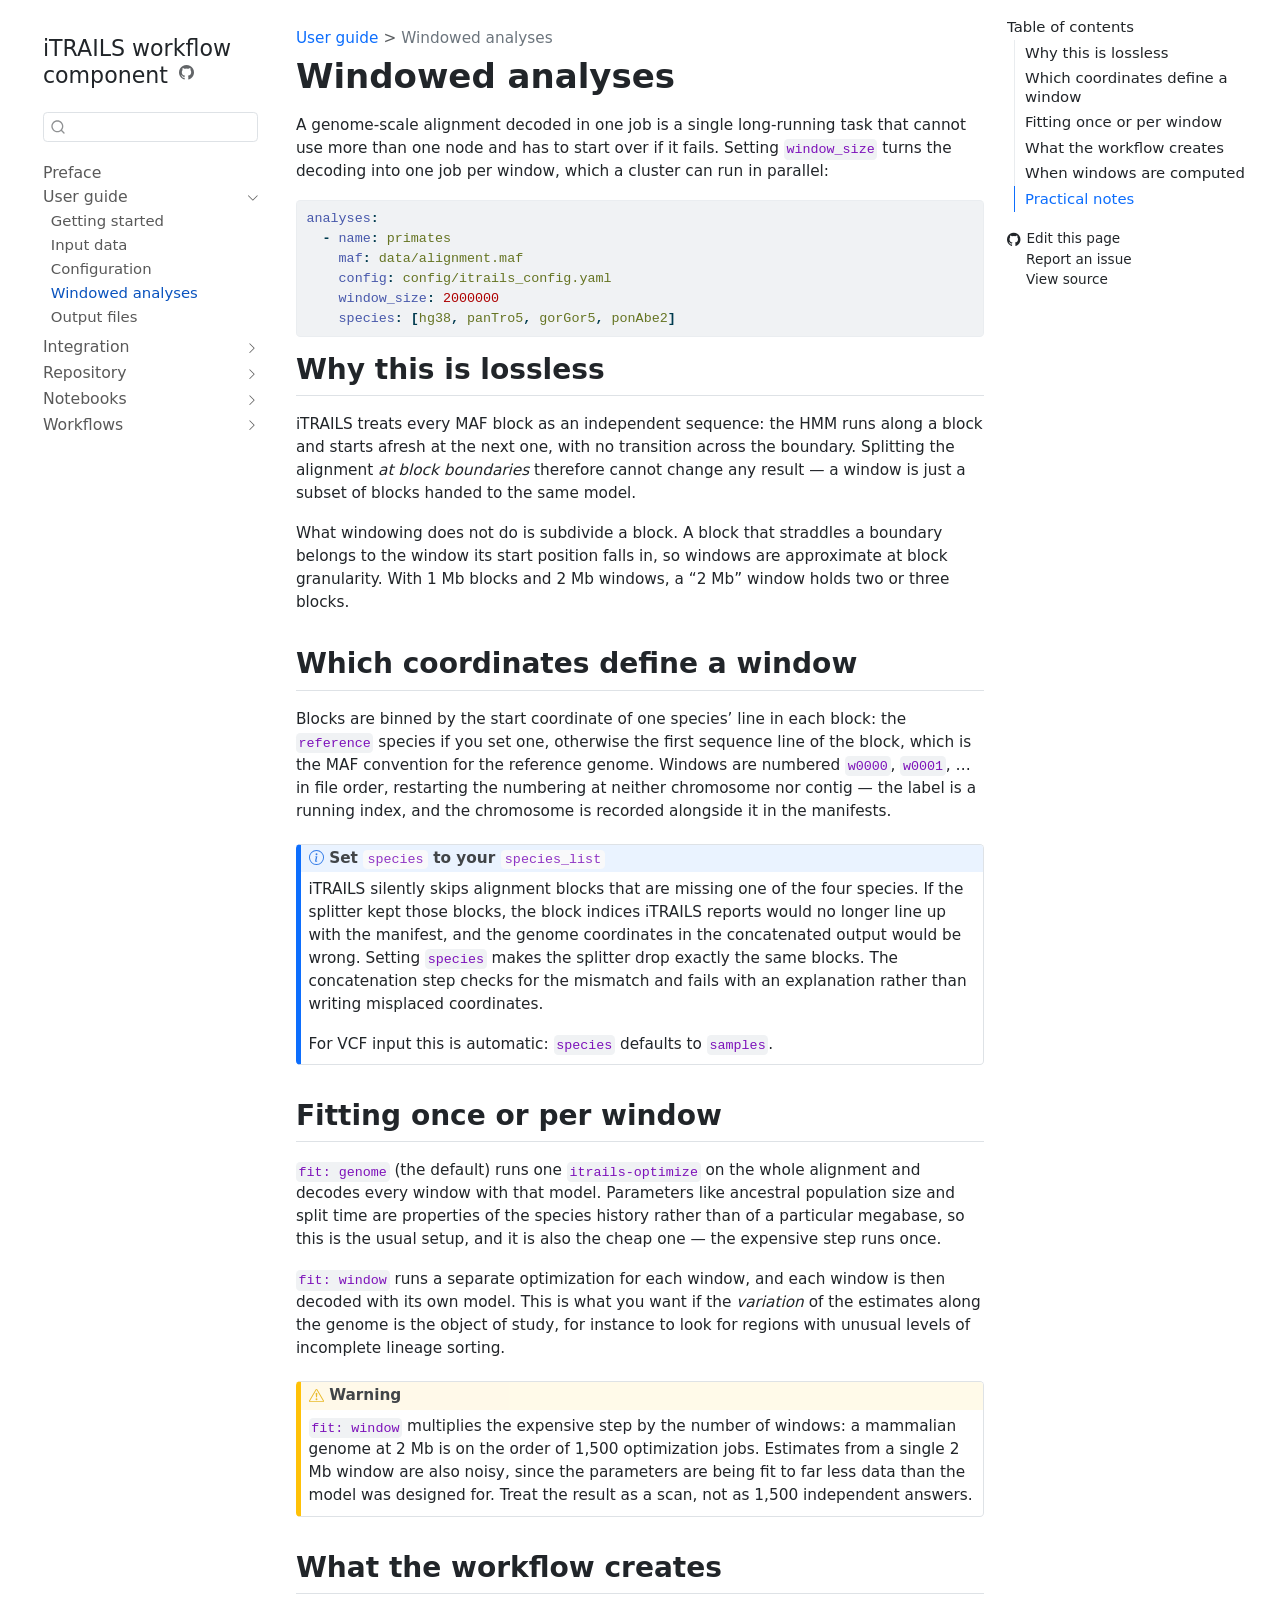
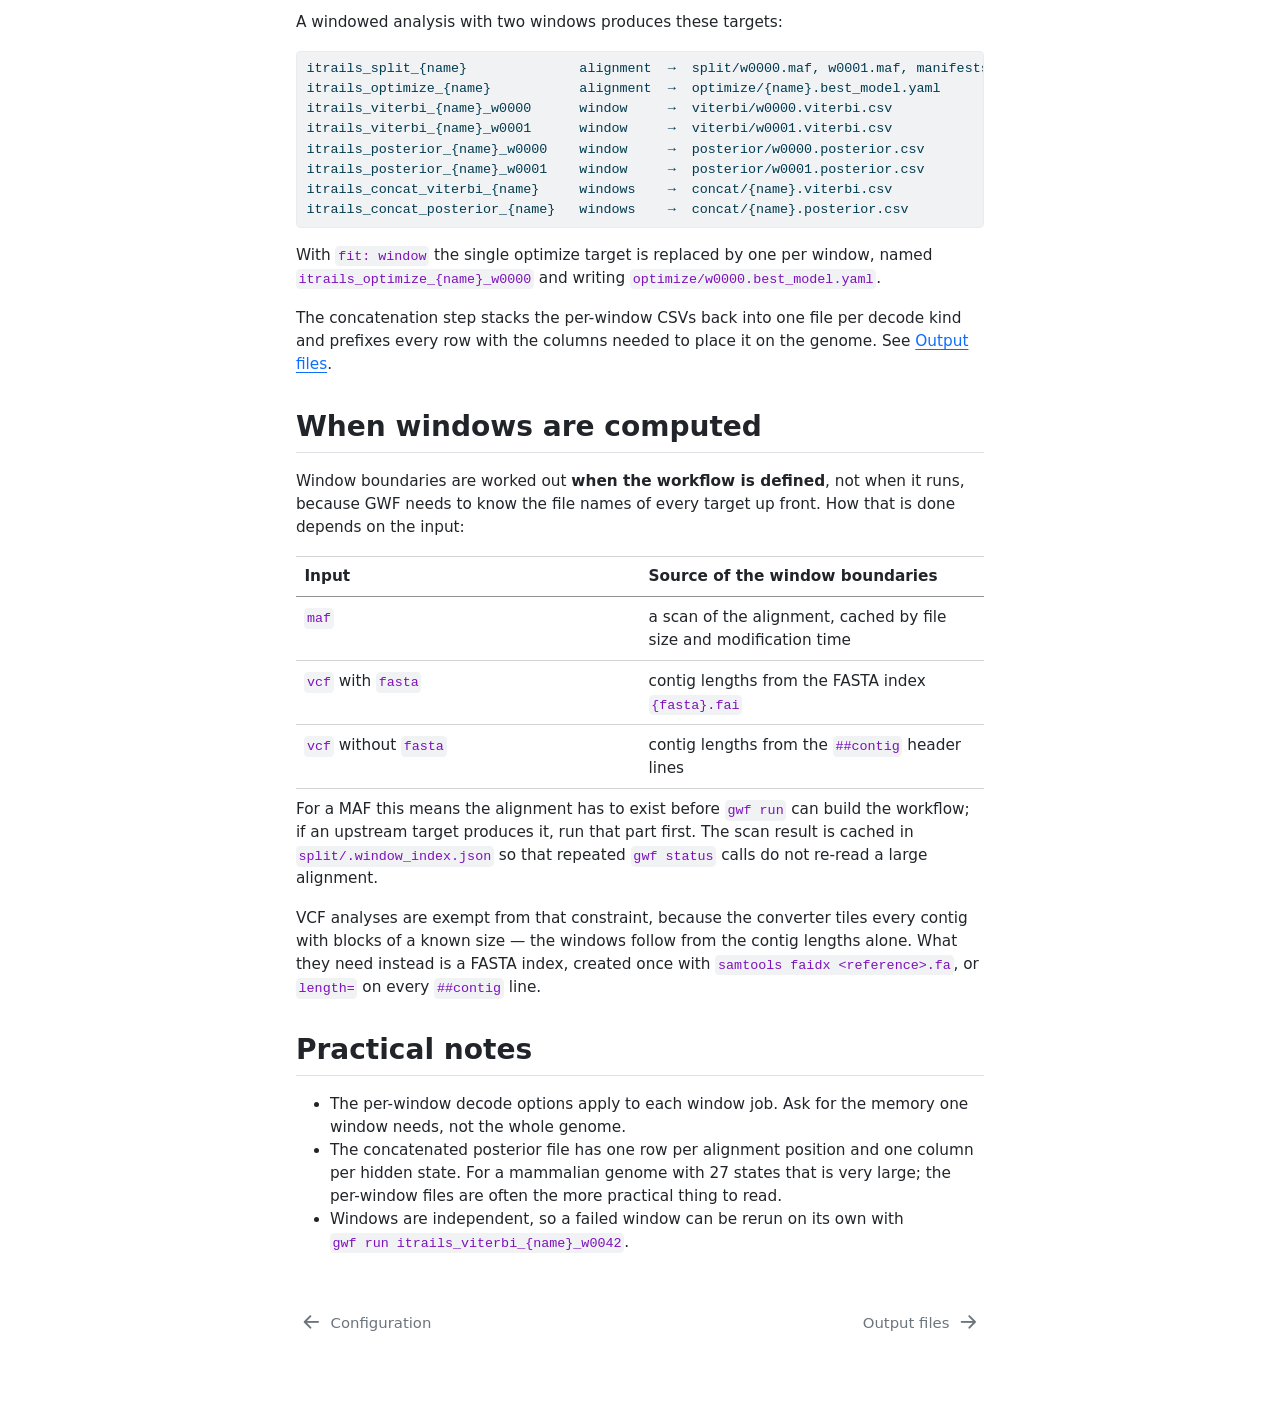
<file: docs/windowing.html>
<!DOCTYPE html>
<html xmlns="http://www.w3.org/1999/xhtml" lang="en" xml:lang="en"><head>

<meta charset="utf-8">
<meta name="generator" content="quarto-1.10.18">

<meta name="viewport" content="width=device-width, initial-scale=1.0, user-scalable=yes">


<title>Windowed analyses – iTRAILS workflow component</title>
<style>
/* Default styles provided by pandoc.
** See https://pandoc.org/MANUAL.html#variables-for-html for config info.
*/
span.smallcaps{font-variant: small-caps;}
div.columns{display: flex; gap: 1.5em;}
div.column{flex: auto;}
@media screen {
div.columns{gap: min(4vw, 1.5em);}
div.column{overflow-x: auto;}
}
div.hanging-indent{margin-left: 1.5em; text-indent: -1.5em;}
ul.task-list{list-style: none;}
ul.task-list li input[type="checkbox"] {
  width: 0.8em;
  margin: 0 0.8em 0.2em -1em; /* quarto-specific, see https://github.com/quarto-dev/quarto-cli/issues/4556 */ 
  vertical-align: middle;
}
/* CSS for syntax highlighting */
html { -webkit-text-size-adjust: 100%; }
pre > code.sourceCode { white-space: pre; position: relative; }
pre > code.sourceCode > span { display: inline-block; line-height: 1.25; }
pre > code.sourceCode > span:empty { height: 1.2em; }
.sourceCode { overflow: visible; }
code.sourceCode > span { color: inherit; text-decoration: inherit; }
div.sourceCode { margin: 1em 0; }
pre.sourceCode { margin: 0; }
@media screen {
div.sourceCode { overflow: auto; }
}
@media print {
pre > code.sourceCode { white-space: pre-wrap; }
pre > code.sourceCode > span { text-indent: -5em; padding-left: 5em; }
}
pre.numberSource code
  { counter-reset: source-line 0; }
pre.numberSource code > span
  { position: relative; left: -4em; counter-increment: source-line; }
pre.numberSource code > span > a:first-child::before
  { content: counter(source-line);
    position: relative; left: -1em; text-align: right; vertical-align: baseline;
    border: none; display: inline-block;
    -webkit-touch-callout: none; -webkit-user-select: none;
    -khtml-user-select: none; -moz-user-select: none;
    -ms-user-select: none; user-select: none;
    padding: 0 4px; width: 4em;
  }
pre.numberSource { margin-left: 3em;  padding-left: 4px; }
div.sourceCode
  {   }
@media screen {
pre > code.sourceCode > span > a:first-child::before { text-decoration: underline; }
}
</style>


<script src="../site_libs/quarto-nav/quarto-nav.js"></script>
<script src="../site_libs/quarto-nav/headroom.min.js"></script>
<script src="../site_libs/clipboard/clipboard.min.js"></script>
<script src="../site_libs/quarto-search/autocomplete.umd.js"></script>
<script src="../site_libs/quarto-search/fuse.min.js"></script>
<script src="../site_libs/quarto-search/quarto-search.js"></script>
<meta name="quarto:offset" content="../">
<link href="../docs/outputs.html" rel="next">
<link href="../docs/configuration.html" rel="prev">
<script src="../site_libs/quarto-html/quarto.js" type="module"></script>
<script src="../site_libs/quarto-html/tabsets/tabsets.js" type="module"></script>
<script src="../site_libs/quarto-html/popper.min.js"></script>
<script src="../site_libs/quarto-html/tippy.umd.min.js"></script>
<script src="../site_libs/quarto-html/anchor.min.js"></script>
<link href="../site_libs/quarto-html/tippy.css" rel="stylesheet">
<link href="../site_libs/quarto-html/quarto-syntax-highlighting-64a204ab8560d761af7679ceaba22944.css" rel="stylesheet" id="quarto-text-highlighting-styles">
<script src="../site_libs/bootstrap/bootstrap.min.js"></script>
<link href="../site_libs/bootstrap/bootstrap-icons.css" rel="stylesheet">
<link href="../site_libs/bootstrap/bootstrap-4becb4071c2cc0dd9f0b509d0fb2f5d6.min.css" rel="stylesheet" append-hash="true" id="quarto-bootstrap" data-mode="light">
<script id="quarto-search-options" type="application/json">{
  "location": "sidebar",
  "copy-button": false,
  "collapse-after": 3,
  "panel-placement": "start",
  "type": "textbox",
  "limit": 50,
  "keyboard-shortcut": [
    "f",
    "/",
    "s"
  ],
  "show-item-context": false,
  "language": {
    "search-no-results-text": "No results",
    "search-matching-documents-text": "matching documents",
    "search-copy-link-title": "Copy link to search",
    "search-hide-matches-text": "Hide additional matches",
    "search-more-match-text": "more match in this document",
    "search-more-matches-text": "more matches in this document",
    "search-clear-button-title": "Clear",
    "search-text-placeholder": "",
    "search-detached-cancel-button-title": "Cancel",
    "search-submit-button-title": "Submit",
    "search-label": "Search"
  }
}</script>
<script async="" src="https://hypothes.is/embed.js"></script>
<script>
  window.document.addEventListener("DOMContentLoaded", function (_event) {
    document.body.classList.add('hypothesis-enabled');
  });
</script>


</head>

<body class="nav-sidebar floating quarto-light">

<div id="quarto-search-results"></div>
  <header id="quarto-header" class="headroom fixed-top">
  <nav class="quarto-secondary-nav">
    <div class="container-fluid d-flex">
      <button type="button" class="quarto-btn-toggle btn" data-bs-toggle="collapse" role="button" data-bs-target=".quarto-sidebar-collapse-item" aria-controls="quarto-sidebar" aria-expanded="false" aria-label="Toggle sidebar navigation" onclick="if (window.quartoToggleHeadroom) { window.quartoToggleHeadroom(); }">
        <i class="bi bi-layout-text-sidebar-reverse"></i>
      </button>
        <nav class="quarto-page-breadcrumbs" aria-label="breadcrumb"><ol class="breadcrumb"><li class="breadcrumb-item"><a href="../docs/getting-started.html">User guide</a></li><li class="breadcrumb-item"><a href="../docs/windowing.html"><span class="chapter-title">Windowed analyses</span></a></li></ol></nav>
        <a class="flex-grow-1" role="navigation" data-bs-toggle="collapse" data-bs-target=".quarto-sidebar-collapse-item" aria-controls="quarto-sidebar" aria-expanded="false" aria-label="Toggle sidebar navigation" onclick="if (window.quartoToggleHeadroom) { window.quartoToggleHeadroom(); }">      
        </a>
      <button type="button" class="btn quarto-search-button" aria-label="Search" onclick="window.quartoOpenSearch();">
        <i class="bi bi-search"></i>
      </button>
    </div>
  </nav>
</header>
<!-- content -->
<div id="quarto-content" class="quarto-container page-columns page-rows-contents page-layout-article">
<!-- sidebar -->
  <nav id="quarto-sidebar" class="sidebar collapse collapse-horizontal quarto-sidebar-collapse-item sidebar-navigation floating overflow-auto">
    <div class="pt-lg-2 mt-2 text-left sidebar-header">
    <div class="sidebar-title mb-0 py-0">
      <a href="../">iTRAILS workflow component</a> 
        <div class="sidebar-tools-main">
    <a href="https://github.com/munch-group/itrails" title="Source Code" class="quarto-navigation-tool px-1" aria-label="Source Code"><i class="bi bi-github"></i></a>
</div>
    </div>
      </div>
        <div class="mt-2 flex-shrink-0 align-items-center">
        <div class="sidebar-search">
        <div id="quarto-search" class="" title="Search"></div>
        </div>
        </div>
    <div class="sidebar-menu-container"> 
    <ul class="list-unstyled mt-1">
        <li class="sidebar-item">
  <div class="sidebar-item-container"> 
  <a href="../index.html" class="sidebar-item-text sidebar-link">
 <span class="menu-text">Preface</span></a>
  </div>
</li>
        <li class="sidebar-item sidebar-item-section">
      <div class="sidebar-item-container"> 
            <a class="sidebar-item-text sidebar-link text-start" data-bs-toggle="collapse" data-bs-target="#quarto-sidebar-section-1" role="navigation" aria-expanded="true">
 <span class="menu-text">User guide</span></a>
          <a class="sidebar-item-toggle text-start" data-bs-toggle="collapse" data-bs-target="#quarto-sidebar-section-1" role="navigation" aria-expanded="true" aria-label="Toggle section">
            <i class="bi bi-chevron-right ms-2"></i>
          </a> 
      </div>
      <ul id="quarto-sidebar-section-1" class="collapse list-unstyled sidebar-section depth1 show">  
          <li class="sidebar-item">
  <div class="sidebar-item-container"> 
  <a href="../docs/getting-started.html" class="sidebar-item-text sidebar-link"><span class="chapter-title">Getting started</span></a>
  </div>
</li>
          <li class="sidebar-item">
  <div class="sidebar-item-container"> 
  <a href="../docs/input.html" class="sidebar-item-text sidebar-link"><span class="chapter-title">Input data</span></a>
  </div>
</li>
          <li class="sidebar-item">
  <div class="sidebar-item-container"> 
  <a href="../docs/configuration.html" class="sidebar-item-text sidebar-link"><span class="chapter-title">Configuration</span></a>
  </div>
</li>
          <li class="sidebar-item">
  <div class="sidebar-item-container"> 
  <a href="../docs/windowing.html" class="sidebar-item-text sidebar-link active"><span class="chapter-title">Windowed analyses</span></a>
  </div>
</li>
          <li class="sidebar-item">
  <div class="sidebar-item-container"> 
  <a href="../docs/outputs.html" class="sidebar-item-text sidebar-link"><span class="chapter-title">Output files</span></a>
  </div>
</li>
      </ul>
  </li>
        <li class="sidebar-item sidebar-item-section">
      <div class="sidebar-item-container"> 
            <a class="sidebar-item-text sidebar-link text-start collapsed" data-bs-toggle="collapse" data-bs-target="#quarto-sidebar-section-2" role="navigation" aria-expanded="false">
 <span class="menu-text">Integration</span></a>
          <a class="sidebar-item-toggle text-start collapsed" data-bs-toggle="collapse" data-bs-target="#quarto-sidebar-section-2" role="navigation" aria-expanded="false" aria-label="Toggle section">
            <i class="bi bi-chevron-right ms-2"></i>
          </a> 
      </div>
      <ul id="quarto-sidebar-section-2" class="collapse list-unstyled sidebar-section depth1 ">  
          <li class="sidebar-item">
  <div class="sidebar-item-container"> 
  <a href="../docs/submodule.html" class="sidebar-item-text sidebar-link"><span class="chapter-title">Use as a submodule</span></a>
  </div>
</li>
      </ul>
  </li>
        <li class="sidebar-item sidebar-item-section">
      <div class="sidebar-item-container"> 
            <a class="sidebar-item-text sidebar-link text-start collapsed" data-bs-toggle="collapse" data-bs-target="#quarto-sidebar-section-3" role="navigation" aria-expanded="false">
 <span class="menu-text">Repository</span></a>
          <a class="sidebar-item-toggle text-start collapsed" data-bs-toggle="collapse" data-bs-target="#quarto-sidebar-section-3" role="navigation" aria-expanded="false" aria-label="Toggle section">
            <i class="bi bi-chevron-right ms-2"></i>
          </a> 
      </div>
      <ul id="quarto-sidebar-section-3" class="collapse list-unstyled sidebar-section depth1 ">  
          <li class="sidebar-item">
  <div class="sidebar-item-container"> 
  <a href="../docs/website.html" class="sidebar-item-text sidebar-link"><span class="chapter-title">The documentation website</span></a>
  </div>
</li>
      </ul>
  </li>
        <li class="sidebar-item sidebar-item-section">
      <div class="sidebar-item-container"> 
            <a class="sidebar-item-text sidebar-link text-start collapsed" data-bs-toggle="collapse" data-bs-target="#quarto-sidebar-section-4" role="navigation" aria-expanded="false">
 <span class="menu-text">Notebooks</span></a>
          <a class="sidebar-item-toggle text-start collapsed" data-bs-toggle="collapse" data-bs-target="#quarto-sidebar-section-4" role="navigation" aria-expanded="false" aria-label="Toggle section">
            <i class="bi bi-chevron-right ms-2"></i>
          </a> 
      </div>
      <ul id="quarto-sidebar-section-4" class="collapse list-unstyled sidebar-section depth1 ">  
          <li class="sidebar-item">
  <div class="sidebar-item-container"> 
  <a href="../notebooks/example.html" class="sidebar-item-text sidebar-link"><span class="chapter-title">iTRAILS results</span></a>
  </div>
</li>
      </ul>
  </li>
        <li class="sidebar-item sidebar-item-section">
      <div class="sidebar-item-container"> 
            <a class="sidebar-item-text sidebar-link text-start collapsed" data-bs-toggle="collapse" data-bs-target="#quarto-sidebar-section-5" role="navigation" aria-expanded="false">
 <span class="menu-text">Workflows</span></a>
          <a class="sidebar-item-toggle text-start collapsed" data-bs-toggle="collapse" data-bs-target="#quarto-sidebar-section-5" role="navigation" aria-expanded="false" aria-label="Toggle section">
            <i class="bi bi-chevron-right ms-2"></i>
          </a> 
      </div>
      <ul id="quarto-sidebar-section-5" class="collapse list-unstyled sidebar-section depth1 ">  
          <li class="sidebar-item">
  <div class="sidebar-item-container"> 
  <a href="../workflow.html" class="sidebar-item-text sidebar-link"><span class="chapter-title">GWF workflow</span></a>
  </div>
</li>
      </ul>
  </li>
    </ul>
    </div>
</nav>
<div id="quarto-sidebar-glass" class="quarto-sidebar-collapse-item" data-bs-toggle="collapse" data-bs-target=".quarto-sidebar-collapse-item"></div>
<!-- margin-sidebar -->
    <div id="quarto-margin-sidebar" class="sidebar margin-sidebar">
        <nav id="TOC" role="doc-toc" class="toc-active">
    <h2 id="toc-title">Table of contents</h2>
   
  <ul class="collapse">
  <li><a href="#why-this-is-lossless" id="toc-why-this-is-lossless" class="nav-link active" data-scroll-target="#why-this-is-lossless">Why this is lossless</a></li>
  <li><a href="#which-coordinates-define-a-window" id="toc-which-coordinates-define-a-window" class="nav-link" data-scroll-target="#which-coordinates-define-a-window">Which coordinates define a window</a></li>
  <li><a href="#fitting-once-or-per-window" id="toc-fitting-once-or-per-window" class="nav-link" data-scroll-target="#fitting-once-or-per-window">Fitting once or per window</a></li>
  <li><a href="#what-the-workflow-creates" id="toc-what-the-workflow-creates" class="nav-link" data-scroll-target="#what-the-workflow-creates">What the workflow creates</a></li>
  <li><a href="#when-windows-are-computed" id="toc-when-windows-are-computed" class="nav-link" data-scroll-target="#when-windows-are-computed">When windows are computed</a></li>
  <li><a href="#practical-notes" id="toc-practical-notes" class="nav-link" data-scroll-target="#practical-notes">Practical notes</a></li>
  </ul>
<div class="toc-actions"><ul class="collapse"><li><a href="https://github.com/munch-group/itrails/edit/main/docs/windowing.qmd" class="toc-action"><i class="bi bi-github"></i>Edit this page</a></li><li><a href="https://github.com/munch-group/itrails/issues/new" class="toc-action"><i class="bi empty"></i>Report an issue</a></li><li><a href="https://github.com/munch-group/itrails/blob/main/docs/windowing.qmd" class="toc-action"><i class="bi empty"></i>View source</a></li></ul></div></nav>
    </div>
<!-- main -->
<main class="content" id="quarto-document-content">

<header id="title-block-header" class="quarto-title-block default"><nav class="quarto-page-breadcrumbs quarto-title-breadcrumbs d-none d-lg-block" aria-label="breadcrumb"><ol class="breadcrumb"><li class="breadcrumb-item"><a href="../docs/getting-started.html">User guide</a></li><li class="breadcrumb-item"><a href="../docs/windowing.html"><span class="chapter-title">Windowed analyses</span></a></li></ol></nav>
<div class="quarto-title">
<h1 class="title"><span class="chapter-title">Windowed analyses</span></h1>
</div>



<div class="quarto-title-meta">

    
  
    
  </div>
  


</header>


<p>A genome-scale alignment decoded in one job is a single long-running task that cannot use more than one node and has to start over if it fails. Setting <code>window_size</code> turns the decoding into one job per window, which a cluster can run in parallel:</p>
<div class="code-copy-outer-scaffold"><div class="sourceCode" id="cb1"><pre class="sourceCode yaml code-with-copy"><code class="sourceCode yaml"><span id="cb1-1"><a href="#cb1-1" aria-hidden="true" tabindex="-1"></a><span class="fu">analyses</span><span class="kw">:</span></span>
<span id="cb1-2"><a href="#cb1-2" aria-hidden="true" tabindex="-1"></a><span class="at">  </span><span class="kw">-</span><span class="at"> </span><span class="fu">name</span><span class="kw">:</span><span class="at"> primates</span></span>
<span id="cb1-3"><a href="#cb1-3" aria-hidden="true" tabindex="-1"></a><span class="at">    </span><span class="fu">maf</span><span class="kw">:</span><span class="at"> data/alignment.maf</span></span>
<span id="cb1-4"><a href="#cb1-4" aria-hidden="true" tabindex="-1"></a><span class="at">    </span><span class="fu">config</span><span class="kw">:</span><span class="at"> config/itrails_config.yaml</span></span>
<span id="cb1-5"><a href="#cb1-5" aria-hidden="true" tabindex="-1"></a><span class="at">    </span><span class="fu">window_size</span><span class="kw">:</span><span class="at"> </span><span class="dv">2000000</span></span>
<span id="cb1-6"><a href="#cb1-6" aria-hidden="true" tabindex="-1"></a><span class="at">    </span><span class="fu">species</span><span class="kw">:</span><span class="at"> </span><span class="kw">[</span><span class="at">hg38</span><span class="kw">,</span><span class="at"> panTro5</span><span class="kw">,</span><span class="at"> gorGor5</span><span class="kw">,</span><span class="at"> ponAbe2</span><span class="kw">]</span></span></code></pre></div><button title="Copy to Clipboard" class="code-copy-button"><i class="bi"></i></button></div>
<section id="why-this-is-lossless" class="level2">
<h2 class="anchored" data-anchor-id="why-this-is-lossless">Why this is lossless</h2>
<p>iTRAILS treats every MAF block as an independent sequence: the HMM runs along a block and starts afresh at the next one, with no transition across the boundary. Splitting the alignment <em>at block boundaries</em> therefore cannot change any result — a window is just a subset of blocks handed to the same model.</p>
<p>What windowing does not do is subdivide a block. A block that straddles a boundary belongs to the window its start position falls in, so windows are approximate at block granularity. With 1 Mb blocks and 2 Mb windows, a “2 Mb” window holds two or three blocks.</p>
</section>
<section id="which-coordinates-define-a-window" class="level2">
<h2 class="anchored" data-anchor-id="which-coordinates-define-a-window">Which coordinates define a window</h2>
<p>Blocks are binned by the start coordinate of one species’ line in each block: the <code>reference</code> species if you set one, otherwise the first sequence line of the block, which is the MAF convention for the reference genome. Windows are numbered <code>w0000</code>, <code>w0001</code>, … in file order, restarting the numbering at neither chromosome nor contig — the label is a running index, and the chromosome is recorded alongside it in the manifests.</p>
<div class="callout callout-style-default callout-note callout-titled">
<div class="callout-header d-flex align-content-center">
<div class="callout-icon-container">
<i class="callout-icon"></i>
</div>
<div class="callout-title-container flex-fill">
<span class="screen-reader-only">Note</span>Set <code>species</code> to your <code>species_list</code>
</div>
</div>
<div class="callout-body-container callout-body">
<p>iTRAILS silently skips alignment blocks that are missing one of the four species. If the splitter kept those blocks, the block indices iTRAILS reports would no longer line up with the manifest, and the genome coordinates in the concatenated output would be wrong. Setting <code>species</code> makes the splitter drop exactly the same blocks. The concatenation step checks for the mismatch and fails with an explanation rather than writing misplaced coordinates.</p>
<p>For VCF input this is automatic: <code>species</code> defaults to <code>samples</code>.</p>
</div>
</div>
</section>
<section id="fitting-once-or-per-window" class="level2">
<h2 class="anchored" data-anchor-id="fitting-once-or-per-window">Fitting once or per window</h2>
<p><code>fit: genome</code> (the default) runs one <code>itrails-optimize</code> on the whole alignment and decodes every window with that model. Parameters like ancestral population size and split time are properties of the species history rather than of a particular megabase, so this is the usual setup, and it is also the cheap one — the expensive step runs once.</p>
<p><code>fit: window</code> runs a separate optimization for each window, and each window is then decoded with its own model. This is what you want if the <em>variation</em> of the estimates along the genome is the object of study, for instance to look for regions with unusual levels of incomplete lineage sorting.</p>
<div class="callout callout-style-default callout-warning callout-titled">
<div class="callout-header d-flex align-content-center">
<div class="callout-icon-container">
<i class="callout-icon"></i>
</div>
<div class="callout-title-container flex-fill">
Warning
</div>
</div>
<div class="callout-body-container callout-body">
<p><code>fit: window</code> multiplies the expensive step by the number of windows: a mammalian genome at 2 Mb is on the order of 1,500 optimization jobs. Estimates from a single 2 Mb window are also noisy, since the parameters are being fit to far less data than the model was designed for. Treat the result as a scan, not as 1,500 independent answers.</p>
</div>
</div>
</section>
<section id="what-the-workflow-creates" class="level2">
<h2 class="anchored" data-anchor-id="what-the-workflow-creates">What the workflow creates</h2>
<p>A windowed analysis with two windows produces these targets:</p>
<div class="code-copy-outer-scaffold"><div class="sourceCode" id="cb2"><pre class="sourceCode txt code-with-copy"><code class="sourceCode default"><span id="cb2-1"><a href="#cb2-1" aria-hidden="true" tabindex="-1"></a>itrails_split_{name}              alignment  →  split/w0000.maf, w0001.maf, manifests</span>
<span id="cb2-2"><a href="#cb2-2" aria-hidden="true" tabindex="-1"></a>itrails_optimize_{name}           alignment  →  optimize/{name}.best_model.yaml</span>
<span id="cb2-3"><a href="#cb2-3" aria-hidden="true" tabindex="-1"></a>itrails_viterbi_{name}_w0000      window     →  viterbi/w0000.viterbi.csv</span>
<span id="cb2-4"><a href="#cb2-4" aria-hidden="true" tabindex="-1"></a>itrails_viterbi_{name}_w0001      window     →  viterbi/w0001.viterbi.csv</span>
<span id="cb2-5"><a href="#cb2-5" aria-hidden="true" tabindex="-1"></a>itrails_posterior_{name}_w0000    window     →  posterior/w0000.posterior.csv</span>
<span id="cb2-6"><a href="#cb2-6" aria-hidden="true" tabindex="-1"></a>itrails_posterior_{name}_w0001    window     →  posterior/w0001.posterior.csv</span>
<span id="cb2-7"><a href="#cb2-7" aria-hidden="true" tabindex="-1"></a>itrails_concat_viterbi_{name}     windows    →  concat/{name}.viterbi.csv</span>
<span id="cb2-8"><a href="#cb2-8" aria-hidden="true" tabindex="-1"></a>itrails_concat_posterior_{name}   windows    →  concat/{name}.posterior.csv</span></code></pre></div><button title="Copy to Clipboard" class="code-copy-button"><i class="bi"></i></button></div>
<p>With <code>fit: window</code> the single optimize target is replaced by one per window, named <code>itrails_optimize_{name}_w0000</code> and writing <code>optimize/w0000.best_model.yaml</code>.</p>
<p>The concatenation step stacks the per-window CSVs back into one file per decode kind and prefixes every row with the columns needed to place it on the genome. See <a href="../docs/outputs.html">Output files</a>.</p>
</section>
<section id="when-windows-are-computed" class="level2">
<h2 class="anchored" data-anchor-id="when-windows-are-computed">When windows are computed</h2>
<p>Window boundaries are worked out <strong>when the workflow is defined</strong>, not when it runs, because GWF needs to know the file names of every target up front. How that is done depends on the input:</p>
<table class="caption-top table">
<colgroup>
<col style="width: 50%">
<col style="width: 50%">
</colgroup>
<thead>
<tr class="header">
<th style="text-align: left;">Input</th>
<th style="text-align: left;">Source of the window boundaries</th>
</tr>
</thead>
<tbody>
<tr class="odd">
<td style="text-align: left;"><code>maf</code></td>
<td style="text-align: left;">a scan of the alignment, cached by file size and modification time</td>
</tr>
<tr class="even">
<td style="text-align: left;"><code>vcf</code> with <code>fasta</code></td>
<td style="text-align: left;">contig lengths from the FASTA index <code>{fasta}.fai</code></td>
</tr>
<tr class="odd">
<td style="text-align: left;"><code>vcf</code> without <code>fasta</code></td>
<td style="text-align: left;">contig lengths from the <code>##contig</code> header lines</td>
</tr>
</tbody>
</table>
<p>For a MAF this means the alignment has to exist before <code>gwf run</code> can build the workflow; if an upstream target produces it, run that part first. The scan result is cached in <code>split/.window_index.json</code> so that repeated <code>gwf status</code> calls do not re-read a large alignment.</p>
<p>VCF analyses are exempt from that constraint, because the converter tiles every contig with blocks of a known size — the windows follow from the contig lengths alone. What they need instead is a FASTA index, created once with <code>samtools faidx &lt;reference&gt;.fa</code>, or <code>length=</code> on every <code>##contig</code> line.</p>
</section>
<section id="practical-notes" class="level2">
<h2 class="anchored" data-anchor-id="practical-notes">Practical notes</h2>
<ul>
<li>The per-window decode options apply to each window job. Ask for the memory one window needs, not the whole genome.</li>
<li>The concatenated posterior file has one row per alignment position and one column per hidden state. For a mammalian genome with 27 states that is very large; the per-window files are often the more practical thing to read.</li>
<li>Windows are independent, so a failed window can be rerun on its own with <code>gwf run itrails_viterbi_{name}_w0042</code>.</li>
</ul>


</section>

</main> <!-- /main -->
<script id="quarto-html-after-body" type="application/javascript">
  window.document.addEventListener("DOMContentLoaded", function (event) {
    const icon = "";
    const anchorJS = new window.AnchorJS();
    anchorJS.options = {
      placement: 'right',
      icon: icon
    };
    anchorJS.add('.anchored');
    const isCodeAnnotation = (el) => {
      for (const clz of el.classList) {
        if (clz.startsWith('code-annotation-')) {                     
          return true;
        }
      }
      return false;
    }
    const onCopySuccess = function(e) {
      // button target
      const button = e.trigger;
      // don't keep focus
      button.blur();
      // flash "checked"
      button.classList.add('code-copy-button-checked');
      var currentTitle = button.getAttribute("title");
      button.setAttribute("title", "Copied!");
      let tooltip;
      if (window.bootstrap) {
        button.setAttribute("data-bs-toggle", "tooltip");
        button.setAttribute("data-bs-placement", "left");
        button.setAttribute("data-bs-title", "Copied!");
        tooltip = new bootstrap.Tooltip(button, 
          { trigger: "manual", 
            customClass: "code-copy-button-tooltip",
            offset: [0, -8]});
        tooltip.show();    
      }
      setTimeout(function() {
        if (tooltip) {
          tooltip.hide();
          button.removeAttribute("data-bs-title");
          button.removeAttribute("data-bs-toggle");
          button.removeAttribute("data-bs-placement");
        }
        button.setAttribute("title", currentTitle);
        button.classList.remove('code-copy-button-checked');
      }, 1000);
      // clear code selection
      e.clearSelection();
    }
    const getTextToCopy = function(trigger) {
      const outerScaffold = trigger.parentElement.cloneNode(true);
      const codeEl = outerScaffold.querySelector('code');
      for (const childEl of codeEl.children) {
        if (isCodeAnnotation(childEl)) {
          childEl.remove();
        }
      }
      return codeEl.innerText;
    }
    const clipboard = new window.ClipboardJS('.code-copy-button:not([data-in-quarto-modal])', {
      text: getTextToCopy
    });
    clipboard.on('success', onCopySuccess);
    if (window.document.getElementById('quarto-embedded-source-code-modal')) {
      const clipboardModal = new window.ClipboardJS('.code-copy-button[data-in-quarto-modal]', {
        text: getTextToCopy,
        container: window.document.getElementById('quarto-embedded-source-code-modal')
      });
      clipboardModal.on('success', onCopySuccess);
    }
      var localhostRegex = new RegExp(/^(?:http|https):\/\/localhost\:?[0-9]*\//);
      var mailtoRegex = new RegExp(/^mailto:/);
        var filterRegex = new RegExp('/' + window.location.host + '/');
      var isInternal = (href) => {
          return filterRegex.test(href) || localhostRegex.test(href) || mailtoRegex.test(href);
      }
      // Inspect non-navigation links and adorn them if external
     var links = window.document.querySelectorAll('a[href]:not(.nav-link):not(.navbar-brand):not(.toc-action):not(.sidebar-link):not(.sidebar-item-toggle):not(.pagination-link):not(.no-external):not([aria-hidden]):not(.dropdown-item):not(.quarto-navigation-tool):not(.about-link)');
      for (var i=0; i<links.length; i++) {
        const link = links[i];
        if (!isInternal(link.href)) {
          // undo the damage that might have been done by quarto-nav.js in the case of
          // links that we want to consider external
          if (link.dataset.originalHref !== undefined) {
            link.href = link.dataset.originalHref;
          }
        }
      }
    function tippyHover(el, contentFn, onTriggerFn, onUntriggerFn) {
      const config = {
        allowHTML: true,
        maxWidth: 500,
        delay: 100,
        arrow: false,
        appendTo: function(el) {
            return el.parentElement;
        },
        interactive: true,
        interactiveBorder: 10,
        theme: 'quarto',
        placement: 'bottom-start',
      };
      if (contentFn) {
        config.content = contentFn;
      }
      if (onTriggerFn) {
        config.onTrigger = onTriggerFn;
      }
      if (onUntriggerFn) {
        config.onUntrigger = onUntriggerFn;
      }
      window.tippy(el, config); 
    }
    const noterefs = window.document.querySelectorAll('a[role="doc-noteref"]');
    for (var i=0; i<noterefs.length; i++) {
      const ref = noterefs[i];
      tippyHover(ref, function() {
        // use id or data attribute instead here
        let href = ref.getAttribute('data-footnote-href') || ref.getAttribute('href');
        try { href = new URL(href).hash; } catch {}
        const id = href.replace(/^#\/?/, "");
        const note = window.document.getElementById(id);
        if (note) {
          return note.innerHTML;
        } else {
          return "";
        }
      });
    }
    const xrefs = window.document.querySelectorAll('a.quarto-xref');
    const processXRef = (id, note) => {
      // Strip column container classes
      const stripColumnClz = (el) => {
        el.classList.remove("page-full", "page-columns");
        if (el.children) {
          for (const child of el.children) {
            stripColumnClz(child);
          }
        }
      }
      stripColumnClz(note)
      if (id === null || id.startsWith('sec-')) {
        // Special case sections, only their first couple elements
        const container = document.createElement("div");
        if (note.children && note.children.length > 2) {
          container.appendChild(note.children[0].cloneNode(true));
          for (let i = 1; i < note.children.length; i++) {
            const child = note.children[i];
            if (child.tagName === "P" && child.innerText === "") {
              continue;
            } else {
              container.appendChild(child.cloneNode(true));
              break;
            }
          }
          if (window.Quarto?.typesetMath) {
            window.Quarto.typesetMath(container);
          }
          return container.innerHTML
        } else {
          if (window.Quarto?.typesetMath) {
            window.Quarto.typesetMath(note);
          }
          return note.innerHTML;
        }
      } else {
        // Remove any anchor links if they are present
        const anchorLink = note.querySelector('a.anchorjs-link');
        if (anchorLink) {
          anchorLink.remove();
        }
        if (window.Quarto?.typesetMath) {
          window.Quarto.typesetMath(note);
        }
        if (note.classList.contains("callout")) {
          return note.outerHTML;
        } else {
          return note.innerHTML;
        }
      }
    }
    for (var i=0; i<xrefs.length; i++) {
      const xref = xrefs[i];
      tippyHover(xref, undefined, function(instance) {
        instance.disable();
        let url = xref.getAttribute('href');
        let hash = undefined; 
        if (url.startsWith('#')) {
          hash = url;
        } else {
          try { hash = new URL(url).hash; } catch {}
        }
        if (hash) {
          const id = hash.replace(/^#\/?/, "");
          const note = window.document.getElementById(id);
          if (note !== null) {
            try {
              const html = processXRef(id, note.cloneNode(true));
              instance.setContent(html);
            } finally {
              instance.enable();
              instance.show();
            }
          } else {
            // See if we can fetch this
            fetch(url.split('#')[0])
            .then(res => res.text())
            .then(html => {
              const parser = new DOMParser();
              const htmlDoc = parser.parseFromString(html, "text/html");
              const note = htmlDoc.getElementById(id);
              if (note !== null) {
                const html = processXRef(id, note);
                instance.setContent(html);
              } 
            }).finally(() => {
              instance.enable();
              instance.show();
            });
          }
        } else {
          // See if we can fetch a full url (with no hash to target)
          // This is a special case and we should probably do some content thinning / targeting
          fetch(url)
          .then(res => res.text())
          .then(html => {
            const parser = new DOMParser();
            const htmlDoc = parser.parseFromString(html, "text/html");
            const note = htmlDoc.querySelector('main.content');
            if (note !== null) {
              // This should only happen for chapter cross references
              // (since there is no id in the URL)
              // remove the first header
              if (note.children.length > 0 && note.children[0].tagName === "HEADER") {
                note.children[0].remove();
              }
              const html = processXRef(null, note);
              instance.setContent(html);
            } 
          }).finally(() => {
            instance.enable();
            instance.show();
          });
        }
      }, function(instance) {
      });
    }
        let selectedAnnoteEl;
        const selectorForAnnotation = ( cell, annotation) => {
          let cellAttr = 'data-code-cell="' + cell + '"';
          let lineAttr = 'data-code-annotation="' +  annotation + '"';
          const selector = 'span[' + cellAttr + '][' + lineAttr + ']';
          return selector;
        }
        const selectCodeLines = (annoteEl) => {
          const doc = window.document;
          const targetCell = annoteEl.getAttribute("data-target-cell");
          const targetAnnotation = annoteEl.getAttribute("data-target-annotation");
          const annoteSpan = window.document.querySelector(selectorForAnnotation(targetCell, targetAnnotation));
          const lines = annoteSpan.getAttribute("data-code-lines").split(",");
          const lineIds = lines.map((line) => {
            return targetCell + "-" + line;
          })
          let top = null;
          let height = null;
          let parent = null;
          if (lineIds.length > 0) {
              //compute the position of the single el (top and bottom and make a div)
              const el = window.document.getElementById(lineIds[0]);
              top = el.offsetTop;
              height = el.offsetHeight;
              parent = el.parentElement.parentElement;
            if (lineIds.length > 1) {
              const lastEl = window.document.getElementById(lineIds[lineIds.length - 1]);
              const bottom = lastEl.offsetTop + lastEl.offsetHeight;
              height = bottom - top;
            }
            if (top !== null && height !== null && parent !== null) {
              // cook up a div (if necessary) and position it 
              let div = window.document.getElementById("code-annotation-line-highlight");
              if (div === null) {
                div = window.document.createElement("div");
                div.setAttribute("id", "code-annotation-line-highlight");
                div.style.position = 'absolute';
                parent.appendChild(div);
              }
              div.style.top = top - 2 + "px";
              div.style.height = height + 4 + "px";
              div.style.left = 0;
              let gutterDiv = window.document.getElementById("code-annotation-line-highlight-gutter");
              if (gutterDiv === null) {
                gutterDiv = window.document.createElement("div");
                gutterDiv.setAttribute("id", "code-annotation-line-highlight-gutter");
                gutterDiv.style.position = 'absolute';
                const codeCell = window.document.getElementById(targetCell);
                const gutter = codeCell.querySelector('.code-annotation-gutter');
                gutter.appendChild(gutterDiv);
              }
              gutterDiv.style.top = top - 2 + "px";
              gutterDiv.style.height = height + 4 + "px";
            }
            selectedAnnoteEl = annoteEl;
          }
        };
        const unselectCodeLines = () => {
          const elementsIds = ["code-annotation-line-highlight", "code-annotation-line-highlight-gutter"];
          elementsIds.forEach((elId) => {
            const div = window.document.getElementById(elId);
            if (div) {
              div.remove();
            }
          });
          selectedAnnoteEl = undefined;
        };
          // Handle positioning of the toggle
      window.addEventListener(
        "resize",
        throttle(() => {
          elRect = undefined;
          if (selectedAnnoteEl) {
            selectCodeLines(selectedAnnoteEl);
          }
        }, 10)
      );
      function throttle(fn, ms) {
      let throttle = false;
      let timer;
        return (...args) => {
          if(!throttle) { // first call gets through
              fn.apply(this, args);
              throttle = true;
          } else { // all the others get throttled
              if(timer) clearTimeout(timer); // cancel #2
              timer = setTimeout(() => {
                fn.apply(this, args);
                timer = throttle = false;
              }, ms);
          }
        };
      }
        // Attach click handler to the DT
        const annoteDls = window.document.querySelectorAll('dt[data-target-cell]');
        for (const annoteDlNode of annoteDls) {
          annoteDlNode.addEventListener('click', (event) => {
            const clickedEl = event.target;
            if (clickedEl !== selectedAnnoteEl) {
              unselectCodeLines();
              const activeEl = window.document.querySelector('dt[data-target-cell].code-annotation-active');
              if (activeEl) {
                activeEl.classList.remove('code-annotation-active');
              }
              selectCodeLines(clickedEl);
              clickedEl.classList.add('code-annotation-active');
            } else {
              // Unselect the line
              unselectCodeLines();
              clickedEl.classList.remove('code-annotation-active');
            }
          });
        }
    const findCites = (el) => {
      const parentEl = el.parentElement;
      if (parentEl) {
        const cites = parentEl.dataset.cites;
        if (cites) {
          return {
            el,
            cites: cites.split(' ')
          };
        } else {
          return findCites(el.parentElement)
        }
      } else {
        return undefined;
      }
    };
    var bibliorefs = window.document.querySelectorAll('a[role="doc-biblioref"]');
    for (var i=0; i<bibliorefs.length; i++) {
      const ref = bibliorefs[i];
      const citeInfo = findCites(ref);
      if (citeInfo) {
        tippyHover(citeInfo.el, function() {
          var popup = window.document.createElement('div');
          citeInfo.cites.forEach(function(cite) {
            var citeDiv = window.document.createElement('div');
            citeDiv.classList.add('hanging-indent');
            citeDiv.classList.add('csl-entry');
            var biblioDiv = window.document.getElementById('ref-' + cite);
            if (biblioDiv) {
              citeDiv.innerHTML = biblioDiv.innerHTML;
            }
            popup.appendChild(citeDiv);
          });
          return popup.innerHTML;
        });
      }
    }
  });
  </script>
<nav class="page-navigation">
  <div class="nav-page nav-page-previous">
      <a href="../docs/configuration.html" class="pagination-link" aria-label="Configuration">
        <i class="bi bi-arrow-left-short"></i> <span class="nav-page-text"><span class="chapter-title">Configuration</span></span>
      </a>          
  </div>
  <div class="nav-page nav-page-next">
      <a href="../docs/outputs.html" class="pagination-link" aria-label="Output files">
        <span class="nav-page-text"><span class="chapter-title">Output files</span></span> <i class="bi bi-arrow-right-short"></i>
      </a>
  </div>
</nav>
</div> <!-- /content -->




<footer class="footer"><div class="nav-footer"><div class="nav-footer-center"><div class="toc-actions d-sm-block d-md-none"><ul><li><a href="https://github.com/munch-group/itrails/edit/main/docs/windowing.qmd" class="toc-action"><i class="bi bi-github"></i>Edit this page</a></li><li><a href="https://github.com/munch-group/itrails/issues/new" class="toc-action"><i class="bi empty"></i>Report an issue</a></li><li><a href="https://github.com/munch-group/itrails/blob/main/docs/windowing.qmd" class="toc-action"><i class="bi empty"></i>View source</a></li></ul></div></div></div></footer></body></html>
</file>
<file: site_libs/quarto-html/tippy.css>
.tippy-box[data-animation=fade][data-state=hidden]{opacity:0}[data-tippy-root]{max-width:calc(100vw - 10px)}.tippy-box{position:relative;background-color:#333;color:#fff;border-radius:4px;font-size:14px;line-height:1.4;white-space:normal;outline:0;transition-property:transform,visibility,opacity}.tippy-box[data-placement^=top]>.tippy-arrow{bottom:0}.tippy-box[data-placement^=top]>.tippy-arrow:before{bottom:-7px;left:0;border-width:8px 8px 0;border-top-color:initial;transform-origin:center top}.tippy-box[data-placement^=bottom]>.tippy-arrow{top:0}.tippy-box[data-placement^=bottom]>.tippy-arrow:before{top:-7px;left:0;border-width:0 8px 8px;border-bottom-color:initial;transform-origin:center bottom}.tippy-box[data-placement^=left]>.tippy-arrow{right:0}.tippy-box[data-placement^=left]>.tippy-arrow:before{border-width:8px 0 8px 8px;border-left-color:initial;right:-7px;transform-origin:center left}.tippy-box[data-placement^=right]>.tippy-arrow{left:0}.tippy-box[data-placement^=right]>.tippy-arrow:before{left:-7px;border-width:8px 8px 8px 0;border-right-color:initial;transform-origin:center right}.tippy-box[data-inertia][data-state=visible]{transition-timing-function:cubic-bezier(.54,1.5,.38,1.11)}.tippy-arrow{width:16px;height:16px;color:#333}.tippy-arrow:before{content:"";position:absolute;border-color:transparent;border-style:solid}.tippy-content{position:relative;padding:5px 9px;z-index:1}
</file>
<file: site_libs/quarto-html/quarto-syntax-highlighting-64a204ab8560d761af7679ceaba22944.css>
/* quarto syntax highlight colors */
:root {
  --quarto-hl-ot-color: #003B4F;
  --quarto-hl-at-color: #657422;
  --quarto-hl-ss-color: #20794D;
  --quarto-hl-an-color: #5E5E5E;
  --quarto-hl-fu-color: #4758AB;
  --quarto-hl-st-color: #20794D;
  --quarto-hl-cf-color: #003B4F;
  --quarto-hl-op-color: #5E5E5E;
  --quarto-hl-er-color: #AD0000;
  --quarto-hl-bn-color: #AD0000;
  --quarto-hl-al-color: #AD0000;
  --quarto-hl-va-color: #111111;
  --quarto-hl-bu-color: inherit;
  --quarto-hl-ex-color: inherit;
  --quarto-hl-pp-color: #AD0000;
  --quarto-hl-in-color: #5E5E5E;
  --quarto-hl-vs-color: #20794D;
  --quarto-hl-wa-color: #5E5E5E;
  --quarto-hl-do-color: #5E5E5E;
  --quarto-hl-im-color: #00769E;
  --quarto-hl-ch-color: #20794D;
  --quarto-hl-dt-color: #AD0000;
  --quarto-hl-fl-color: #AD0000;
  --quarto-hl-co-color: #5E5E5E;
  --quarto-hl-cv-color: #5E5E5E;
  --quarto-hl-cn-color: #8f5902;
  --quarto-hl-sc-color: #5E5E5E;
  --quarto-hl-dv-color: #AD0000;
  --quarto-hl-kw-color: #003B4F;
}

/* other quarto variables */
:root {
  --quarto-font-monospace: SFMono-Regular, Menlo, Monaco, Consolas, "Liberation Mono", "Courier New", monospace;
}

/* syntax highlight based on Pandoc's rules */
pre > code.sourceCode > span {
  color: #003B4F;
}

code.sourceCode > span {
  color: #003B4F;
}

div.sourceCode,
div.sourceCode pre.sourceCode {
  color: #003B4F;
}

/* Normal */
code span {
  color: #003B4F;
}

/* Alert */
code span.al {
  color: #AD0000;
  font-style: inherit;
}

/* Annotation */
code span.an {
  color: #5E5E5E;
  font-style: inherit;
}

/* Attribute */
code span.at {
  color: #657422;
  font-style: inherit;
}

/* BaseN */
code span.bn {
  color: #AD0000;
  font-style: inherit;
}

/* BuiltIn */
code span.bu {
  font-style: inherit;
}

/* ControlFlow */
code span.cf {
  color: #003B4F;
  font-weight: bold;
  font-style: inherit;
}

/* Char */
code span.ch {
  color: #20794D;
  font-style: inherit;
}

/* Constant */
code span.cn {
  color: #8f5902;
  font-style: inherit;
}

/* Comment */
code span.co {
  color: #5E5E5E;
  font-style: inherit;
}

/* CommentVar */
code span.cv {
  color: #5E5E5E;
  font-style: italic;
}

/* Documentation */
code span.do {
  color: #5E5E5E;
  font-style: italic;
}

/* DataType */
code span.dt {
  color: #AD0000;
  font-style: inherit;
}

/* DecVal */
code span.dv {
  color: #AD0000;
  font-style: inherit;
}

/* Error */
code span.er {
  color: #AD0000;
  font-style: inherit;
}

/* Extension */
code span.ex {
  font-style: inherit;
}

/* Float */
code span.fl {
  color: #AD0000;
  font-style: inherit;
}

/* Function */
code span.fu {
  color: #4758AB;
  font-style: inherit;
}

/* Import */
code span.im {
  color: #00769E;
  font-style: inherit;
}

/* Information */
code span.in {
  color: #5E5E5E;
  font-style: inherit;
}

/* Keyword */
code span.kw {
  color: #003B4F;
  font-weight: bold;
  font-style: inherit;
}

/* Operator */
code span.op {
  color: #5E5E5E;
  font-style: inherit;
}

/* Other */
code span.ot {
  color: #003B4F;
  font-style: inherit;
}

/* Preprocessor */
code span.pp {
  color: #AD0000;
  font-style: inherit;
}

/* SpecialChar */
code span.sc {
  color: #5E5E5E;
  font-style: inherit;
}

/* SpecialString */
code span.ss {
  color: #20794D;
  font-style: inherit;
}

/* String */
code span.st {
  color: #20794D;
  font-style: inherit;
}

/* Variable */
code span.va {
  color: #111111;
  font-style: inherit;
}

/* VerbatimString */
code span.vs {
  color: #20794D;
  font-style: inherit;
}

/* Warning */
code span.wa {
  color: #5E5E5E;
  font-style: italic;
}

.prevent-inlining {
  content: "</";
}

/*# sourceMappingURL=9d8d5bb603a83b8298b89080a598c93b.css.map */
</file>
<file: site_libs/quarto-diagram/mermaid.css>
.mermaidTooltip {
  position: absolute;
  text-align: center;
  max-width: 200px;
  padding: 2px;
  font-family: "trebuchet ms", verdana, arial;
  font-size: 12px;
  background: #ffffde;
  border: 1px solid #aaaa33;
  border-radius: 2px;
  pointer-events: none;
  z-index: 1000;
}
</file>
